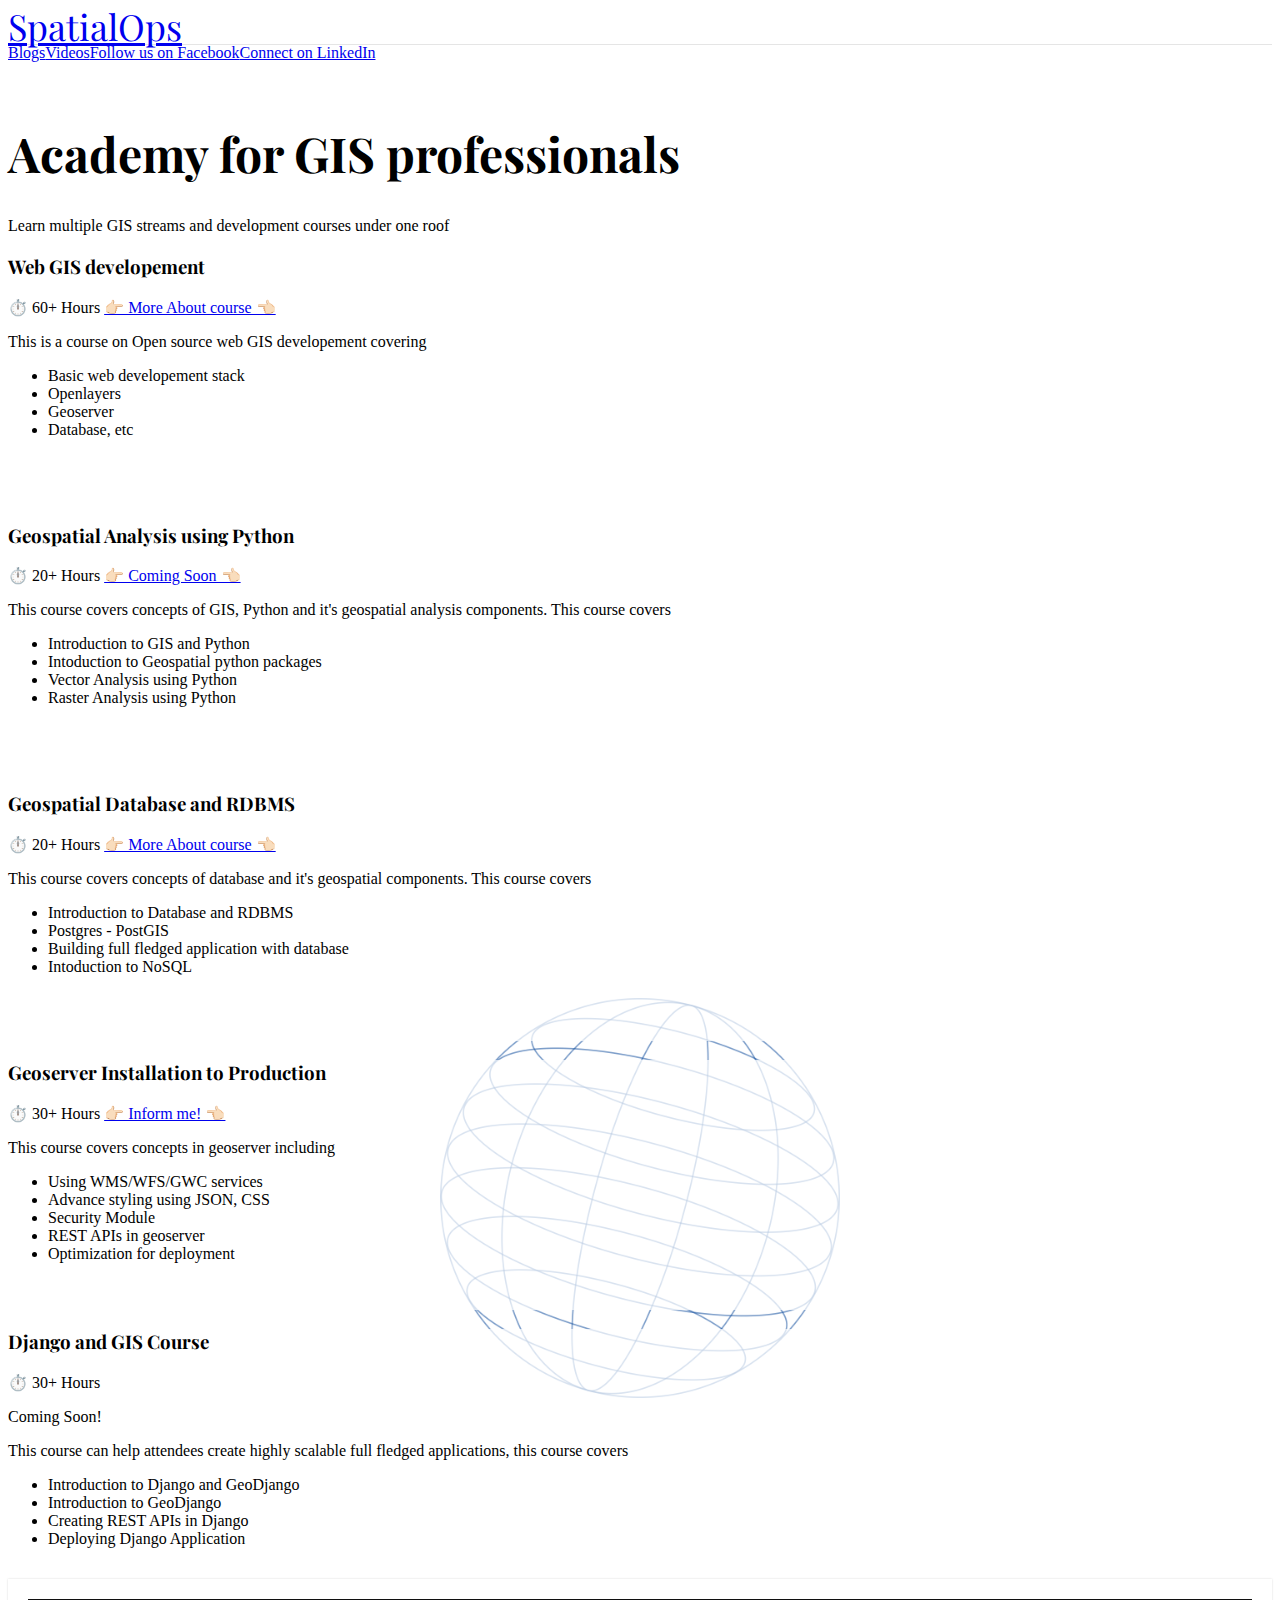
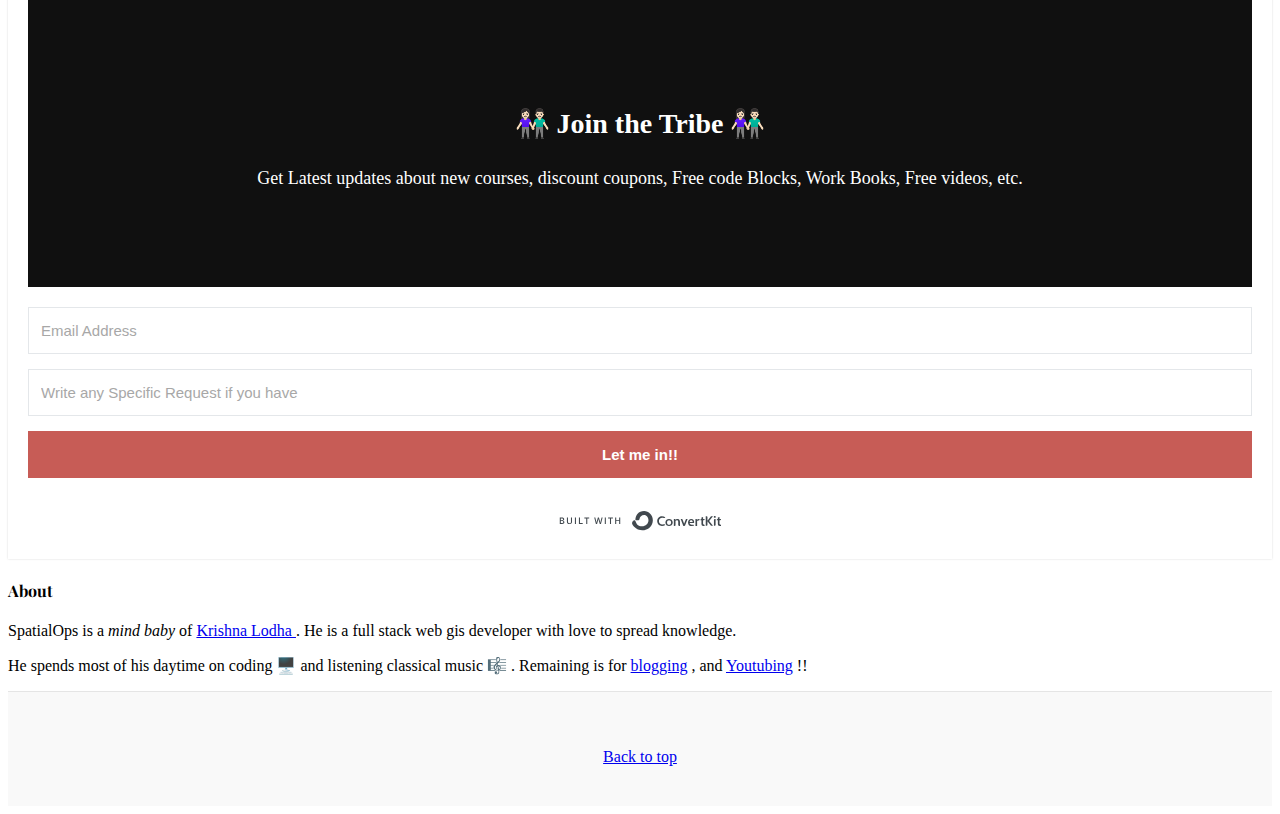
<file: index.html>
<!doctype html>
<html lang="en">
  <head>
    <meta charset="utf-8">
    <meta name="viewport" content="width=device-width, initial-scale=1">
    <meta name="description" content="">
    <meta name="author" content="Mark Otto, Jacob Thornton, and Bootstrap contributors">
    <meta name="generator" content="Hugo 0.79.0">
    <title>SpatialOps</title>

    <link rel="canonical" href="https://getbootstrap.com/docs/5.0/examples/blog/">

    

    <!-- Bootstrap core CSS -->
<link href="https://cdn.jsdelivr.net/npm/bootstrap@5.0.0-beta1/dist/css/bootstrap.min.css" rel="stylesheet" integrity="sha384-giJF6kkoqNQ00vy+HMDP7azOuL0xtbfIcaT9wjKHr8RbDVddVHyTfAAsrekwKmP1" crossorigin="anonymous">

    <!-- Favicons -->
<link rel="icon" href="/assets/images/icon.ico">
<meta name="theme-color" content="#7952b3">
      <script src="https://f.convertkit.com/ckjs/ck.5.js"></script>



    <style>
      .bd-placeholder-img {
        font-size: 1.125rem;
        text-anchor: middle;
        -webkit-user-select: none;
        -moz-user-select: none;
        user-select: none;
      }

      @media (min-width: 768px) {
        .bd-placeholder-img-lg {
          font-size: 3.5rem;
        }
      }
      .add-bg-img {
  background: url("../assets/images/symbol.png") no-repeat center center;
  position: relative;
 background-size: 400px;
      }

    </style>

    
    <!-- Custom styles for this template -->
    <link href="https://fonts.googleapis.com/css?family=Playfair&#43;Display:700,900&amp;display=swap" rel="stylesheet">
    <!-- Custom styles for this template -->
   <link href="assets/css/index-head.css" rel="stylesheet">
  </head>
  <body>
    
<div class="container">
  <header class="blog-header py-3">
    <div class="row flex-nowrap justify-content-between align-items-center">
     
      <div class="col-12 text-center">
        
        <a class="blog-header-logo text-dark" href="#">SpatialOps</a>
      </div>
   
    </div>
  </header>

  <div class="nav-scroller py-1 mb-2">
    <nav class="nav d-flex justify-content-between">
      <a class="p-2 link-secondary" href="https://krishnaglodha.medium.com" target="_blank">Blogs</a>
      <a class="p-2 link-secondary" href="https://www.youtube.com/channel/UC7IQzdf_jn3gkt_9K0TDQmg" target="_blank">Videos</a>
      <a class="p-2 link-secondary" href="https://www.facebook.com/spatialopsacademy/" target="_blank">Follow us on Facebook</a>
 <a class="p-2 link-secondary" href="https://www.linkedin.com/in/krishnaglodha" target="_blank"> Connect on LinkedIn</a>
        <!-- <a class="p-2 link-secondary" href="#">Repositories</a>
      <a class="p-2 link-secondary" href="#">Twitter</a> -->
      <!-- <a class="p-2 link-secondary" href="#">Technology</a>
      <a class="p-2 link-secondary" href="#">Design</a>
      <a class="p-2 link-secondary" href="#">Culture</a>
      <a class="p-2 link-secondary" href="#">Business</a>
      <a class="p-2 link-secondary" href="#">Politics</a>
      <a class="p-2 link-secondary" href="#">Opinion</a>
      <a class="p-2 link-secondary" href="#">Science</a>
      <a class="p-2 link-secondary" href="#">Health</a>
      <a class="p-2 link-secondary" href="#">Style</a>
      <a class="p-2 link-secondary" href="#">Travel</a> -->
    </nav>
  </div>
</div>

<main class="container  add-bg-img">
  <div class="p-4 p-md-5 mb-4 text-light rounded bg-dark">
    <div class="row">
    <div class="col-md-6 ">
      <h1 class="display-4 font-italic">Academy for GIS professionals</h1>
      <p class="lead my-3">Learn multiple GIS streams and development courses under one roof</p>
      <!-- <p class="lead mb-0"><a href="#" class="text-white fw-bold">Continue reading...</a></p> -->
    </div>
    <div class="col-md-6">

    </div>
    </div>
  </div>
  <!-- <div class="row mb-2 text-center">
      <h3>Current Courses</h3>
  </div> -->
 
  <div class="row mb-2">
    <div class="col-md-6">
      <div class="row g-0 border rounded overflow-hidden flex-md-row mb-4 shadow-sm h-md-250 card-bg position-relative">
        <div class="col p-4 d-flex flex-column position-static">
          <!-- <p class="d-inline-block mb-2 text-primary">Development</p> <p class="d-inline-block mb-2 text-info">Open source</p> -->
          <h3 class="mb-1">Web GIS developement</h3>
                    <div class="mb-1 text-muted">⏱️ 60+ Hours   <a href="ogd" target="blank" class="stretched-link text-right">👉🏻 More About course 👈🏻 </a></div>
          <p class="card-text mb-auto">This is a course on Open source web GIS developement covering </p>
          <ul>
              <li>Basic web developement stack</li>
              <li>Openlayers</li>
              <li>Geoserver</li>
              <li>Database, etc</li>
          </ul>
        </div>
        <div class="col-auto d-none d-lg-block">
        </div>
      </div>
    </div>
    <div class="col-md-6">
      <div class="row g-0 border rounded overflow-hidden flex-md-row mb-4 shadow-sm h-md-250 card-bg position-relative">
        <div class="col p-4 d-flex flex-column position-static">
          <!-- <strong class="d-inline-block mb-2 text-success">Geospatial Database</strong> -->
          <h3 class="mb-1">Geospatial Analysis using Python</h3>           
          <div class="mb-1 text-muted">⏱️ 20+ Hours   <a href="geopython" target="blank" class="stretched-link text-right">👉🏻 Coming Soon 👈🏻 </a>
</div>
          <p class="mb-auto">This course covers concepts of GIS, Python and it's geospatial analysis components. This course covers</p>
          <ul>
              <li>Introduction to GIS and Python</li>
              <li>Intoduction to Geospatial python packages</li>
              <li>Vector Analysis using Python</li>
              <li>Raster Analysis using Python</li>
          </ul>
        </div>
        <div class="col-auto d-none d-lg-block">
        </div>
      </div>
    </div>
    <div class="col-md-6">
      <div class="row g-0 border rounded overflow-hidden flex-md-row mb-4 shadow-sm h-md-250 card-bg position-relative">
        <div class="col p-4 d-flex flex-column position-static">
          <!-- <strong class="d-inline-block mb-2 text-success">Geospatial Database</strong> -->
          <h3 class="mb-1">Geospatial Database and RDBMS</h3>           
          <div class="mb-1 text-muted">⏱️ 20+ Hours   <a href="database" target="blank" class="stretched-link text-right">👉🏻 More About course 👈🏻 </a>
</div>
          <p class="mb-auto">This course covers concepts of database and it's geospatial components. This course covers</p>
          <ul>
              <li>Introduction to Database and RDBMS</li>
              <li>Postgres - PostGIS</li>
              <li>Building full fledged application with database</li>
              <li>Intoduction to NoSQL</li>
          </ul>
        </div>
        <div class="col-auto d-none d-lg-block">
        </div>
      </div>
    </div>
     <div class="col-md-6">
      <div class="row g-0 border rounded overflow-hidden flex-md-row mb-4 shadow-sm h-md-250 card-bg position-relative">
        <div class="col p-4 d-flex flex-column position-static">
          <!-- <strong class="d-inline-block mb-2 text-success">Geospatial Database</strong> -->
          <h3 class="mb-0">Geoserver Installation to Production</h3>
                    <div class="mb-1 text-muted">⏱️ 30+ Hours   
                        <a href="#" target="blank" class="stretched-link text-right">👉🏻 Inform me! 👈🏻 </a>
                    </div>
          <p class="mb-auto">This course covers  concepts in geoserver  including
              </p>
              <ul>
                  <li>Using WMS/WFS/GWC services</li>
                  <li>Advance styling using JSON, CSS</li>
                  <li>Security Module</li>
                  <li>REST APIs in geoserver</li>
                  <li>Optimization for deployment</li>
              </ul>
        </div>
        <div class="col-auto d-none d-lg-block">

        </div>
      </div>
    </div>
     <div class="col-md-6">
      <div class="row g-0 border rounded overflow-hidden flex-md-row mb-4 shadow-sm h-md-250 card-bg position-relative">
        <div class="col p-4 d-flex flex-column position-static">
          <!-- <strong class="d-inline-block mb-2 text-success">Geospatial Database</strong> -->
          <h3 class="mb-0">Django and GIS Course</h3>
                    <div class="mb-1 text-muted">⏱️ 30+ Hours   <!-- <a href="https://google.com" target="blank" class="stretched-link text-right">👉🏻 More About course 👈🏻 </a> -->
                        <p class="d-inline-block mb-2 text-danger">Coming Soon!</p>
                    </div>
          <p class="mb-auto">This course can help attendees create highly scalable full fledged applications, this course covers
              </p>
              <ul>
                  <li>Introduction to Django and GeoDjango</li>
                  <li>Introduction to GeoDjango</li>
                  <li>Creating REST APIs in Django</li>
                  <li>Deploying Django Application</li>

              </ul>
        </div>
        <div class="col-auto d-none d-lg-block">
          <!-- <svg class="bd-placeholder-img" width="200" height="250" xmlns="http://www.w3.org/2000/svg" role="img" aria-label="Placeholder: Thumbnail" preserveAspectRatio="xMidYMid slice" focusable="false"><title>Placeholder</title><rect width="100%" height="100%" fill="#55595c"/><text x="50%" y="50%" fill="#eceeef" dy=".3em">Thumbnail</text></svg> -->
            <!-- <img src="assets/images/course_banner.png"  width="250" height="250" alt="" srcset=""> -->

        </div>
      </div>
    </div>
    
  </div>
   <div class="row mb-2">
      <div class="">
      <form action="https://app.convertkit.com/forms/1906657/subscriptions" class="seva-form formkit-form col-12" method="post" data-sv-form="1906657" data-uid="29bc3a7761" data-format="inline" data-version="5" data-options="{&quot;settings&quot;:{&quot;after_subscribe&quot;:{&quot;action&quot;:&quot;message&quot;,&quot;success_message&quot;:&quot;Success! Now check your email to confirm your subscription.&quot;,&quot;redirect_url&quot;:&quot;&quot;},&quot;analytics&quot;:{&quot;google&quot;:null,&quot;facebook&quot;:null,&quot;segment&quot;:null,&quot;pinterest&quot;:null,&quot;sparkloop&quot;:null,&quot;googletagmanager&quot;:null},&quot;modal&quot;:{&quot;trigger&quot;:&quot;timer&quot;,&quot;scroll_percentage&quot;:null,&quot;timer&quot;:5,&quot;devices&quot;:&quot;all&quot;,&quot;show_once_every&quot;:15},&quot;powered_by&quot;:{&quot;show&quot;:true,&quot;url&quot;:&quot;https://convertkit.com?utm_source=dynamic&amp;utm_medium=referral&amp;utm_campaign=poweredby&amp;utm_content=form&quot;},&quot;recaptcha&quot;:{&quot;enabled&quot;:false},&quot;return_visitor&quot;:{&quot;action&quot;:&quot;show&quot;,&quot;custom_content&quot;:&quot;&quot;},&quot;slide_in&quot;:{&quot;display_in&quot;:&quot;bottom_right&quot;,&quot;trigger&quot;:&quot;timer&quot;,&quot;scroll_percentage&quot;:null,&quot;timer&quot;:5,&quot;devices&quot;:&quot;all&quot;,&quot;show_once_every&quot;:15},&quot;sticky_bar&quot;:{&quot;display_in&quot;:&quot;top&quot;,&quot;trigger&quot;:&quot;timer&quot;,&quot;scroll_percentage&quot;:null,&quot;timer&quot;:5,&quot;devices&quot;:&quot;all&quot;,&quot;show_once_every&quot;:15}},&quot;version&quot;:&quot;5&quot;}" min-width="400 500 600 700 800"><div class="formkit-container" data-style="full" style="background-color: rgb(255, 255, 255);"><div class="formkit-hero"><div class="formkit-hero-bg-color" style="background-color: rgb(16, 16, 16);"></div><div class="formkit-hero-bg-img" style="background-color: rgb(16, 16, 16); background-image: url(&quot;https://embed.filekitcdn.com/e/m24mr3mgVZ7rcPcpuUEsvA/a5mCfXPZsJu196WfUYA5PJ&quot;); opacity: 0.47;"></div><div class="formkit-header" data-element="header" style="color: rgb(255, 255, 255); font-size: 28px; font-weight: 700;"><p> 👫🏻 Join the Tribe 👫🏻</p></div><div class="formkit-content" data-element="content" style="color: rgb(255, 255, 255); font-size: 18px; font-weight: 400;"><p>Get Latest updates about new courses, discount coupons, Free code Blocks, Work Books, Free videos, etc.</p></div></div><div><ul class="formkit-alert formkit-alert-error" data-element="errors" data-group="alert"></ul><div data-element="fields" data-stacked="true" class="seva-fields formkit-fields"><div class="formkit-field"><input class="formkit-input" name="email_address" aria-label="Email Address" placeholder="Email Address" required="" type="email" style="color: rgb(146, 146, 146); border-color: rgb(228, 231, 234); border-radius: 0px; font-weight: 400;"></div><div class="formkit-field"><input class="formkit-input" aria-label="Write any Specific Request if you have" name="fields[speicifc_request]" placeholder="Write any Specific Request if you have" type="text" style="color: rgb(146, 146, 146); border-color: rgb(228, 231, 234); border-radius: 0px; font-weight: 400;"></div><button data-element="submit" class="formkit-submit formkit-submit" style="color: rgb(255, 255, 255); background-color: rgb(199, 92, 86); border-radius: 0px; font-weight: 700;"><div class="formkit-spinner"><div></div><div></div><div></div></div><span class="">Let me in!!</span></button></div><div class="formkit-powered-by-convertkit-container"><a href="https://convertkit.com?utm_source=dynamic&amp;utm_medium=referral&amp;utm_campaign=poweredby&amp;utm_content=form" data-element="powered-by" class="formkit-powered-by-convertkit" data-variant="dark" target="_blank" rel="noopener noreferrer">Built with ConvertKit</a></div></div></div><style>.formkit-form[data-uid="29bc3a7761"] *{box-sizing:border-box;}.formkit-form[data-uid="29bc3a7761"]{-webkit-font-smoothing:antialiased;-moz-osx-font-smoothing:grayscale;}.formkit-form[data-uid="29bc3a7761"] legend{border:none;font-size:inherit;margin-bottom:10px;padding:0;position:relative;display:table;}.formkit-form[data-uid="29bc3a7761"] fieldset{border:0;padding:0.01em 0 0 0;margin:0;min-width:0;}.formkit-form[data-uid="29bc3a7761"] body:not(:-moz-handler-blocked) fieldset{display:table-cell;}.formkit-form[data-uid="29bc3a7761"] h1,.formkit-form[data-uid="29bc3a7761"] h2,.formkit-form[data-uid="29bc3a7761"] h3,.formkit-form[data-uid="29bc3a7761"] h4,.formkit-form[data-uid="29bc3a7761"] h5,.formkit-form[data-uid="29bc3a7761"] h6{color:inherit;font-size:inherit;font-weight:inherit;}.formkit-form[data-uid="29bc3a7761"] p{color:inherit;font-size:inherit;font-weight:inherit;}.formkit-form[data-uid="29bc3a7761"] ol:not([template-default]),.formkit-form[data-uid="29bc3a7761"] ul:not([template-default]),.formkit-form[data-uid="29bc3a7761"] blockquote:not([template-default]){text-align:left;}.formkit-form[data-uid="29bc3a7761"] p:not([template-default]),.formkit-form[data-uid="29bc3a7761"] hr:not([template-default]),.formkit-form[data-uid="29bc3a7761"] blockquote:not([template-default]),.formkit-form[data-uid="29bc3a7761"] ol:not([template-default]),.formkit-form[data-uid="29bc3a7761"] ul:not([template-default]){color:inherit;font-style:initial;}.formkit-form[data-uid="29bc3a7761"] .ordered-list,.formkit-form[data-uid="29bc3a7761"] .unordered-list{list-style-position:outside !important;padding-left:1em;}.formkit-form[data-uid="29bc3a7761"] .list-item{padding-left:0;}.formkit-form[data-uid="29bc3a7761"][data-format="modal"]{display:none;}.formkit-form[data-uid="29bc3a7761"][data-format="slide in"]{display:none;}.formkit-form[data-uid="29bc3a7761"][data-format="sticky bar"]{display:none;}.formkit-sticky-bar .formkit-form[data-uid="29bc3a7761"][data-format="sticky bar"]{display:block;}.formkit-form[data-uid="29bc3a7761"] .formkit-input,.formkit-form[data-uid="29bc3a7761"] .formkit-select,.formkit-form[data-uid="29bc3a7761"] .formkit-checkboxes{width:100%;}.formkit-form[data-uid="29bc3a7761"] .formkit-button,.formkit-form[data-uid="29bc3a7761"] .formkit-submit{border:0;border-radius:5px;color:#ffffff;cursor:pointer;display:inline-block;text-align:center;font-size:15px;font-weight:500;cursor:pointer;margin-bottom:15px;overflow:hidden;padding:0;position:relative;vertical-align:middle;}.formkit-form[data-uid="29bc3a7761"] .formkit-button:hover,.formkit-form[data-uid="29bc3a7761"] .formkit-submit:hover,.formkit-form[data-uid="29bc3a7761"] .formkit-button:focus,.formkit-form[data-uid="29bc3a7761"] .formkit-submit:focus{outline:none;}.formkit-form[data-uid="29bc3a7761"] .formkit-button:hover > span,.formkit-form[data-uid="29bc3a7761"] .formkit-submit:hover > span,.formkit-form[data-uid="29bc3a7761"] .formkit-button:focus > span,.formkit-form[data-uid="29bc3a7761"] .formkit-submit:focus > span{background-color:rgba(0,0,0,0.1);}.formkit-form[data-uid="29bc3a7761"] .formkit-button > span,.formkit-form[data-uid="29bc3a7761"] .formkit-submit > span{display:block;-webkit-transition:all 300ms ease-in-out;transition:all 300ms ease-in-out;padding:12px 24px;}.formkit-form[data-uid="29bc3a7761"] .formkit-input{background:#ffffff;font-size:15px;padding:12px;border:1px solid #e3e3e3;-webkit-flex:1 0 auto;-ms-flex:1 0 auto;flex:1 0 auto;line-height:1.4;margin:0;-webkit-transition:border-color ease-out 300ms;transition:border-color ease-out 300ms;}.formkit-form[data-uid="29bc3a7761"] .formkit-input:focus{outline:none;border-color:#1677be;-webkit-transition:border-color ease 300ms;transition:border-color ease 300ms;}.formkit-form[data-uid="29bc3a7761"] .formkit-input::-webkit-input-placeholder{color:inherit;opacity:0.8;}.formkit-form[data-uid="29bc3a7761"] .formkit-input::-moz-placeholder{color:inherit;opacity:0.8;}.formkit-form[data-uid="29bc3a7761"] .formkit-input:-ms-input-placeholder{color:inherit;opacity:0.8;}.formkit-form[data-uid="29bc3a7761"] .formkit-input::placeholder{color:inherit;opacity:0.8;}.formkit-form[data-uid="29bc3a7761"] [data-group="dropdown"]{position:relative;display:inline-block;width:100%;}.formkit-form[data-uid="29bc3a7761"] [data-group="dropdown"]::before{content:"";top:calc(50% - 2.5px);right:10px;position:absolute;pointer-events:none;border-color:#4f4f4f transparent transparent transparent;border-style:solid;border-width:6px 6px 0 6px;height:0;width:0;z-index:999;}.formkit-form[data-uid="29bc3a7761"] [data-group="dropdown"] select{height:auto;width:100%;cursor:pointer;color:#333333;line-height:1.4;margin-bottom:0;padding:0 6px;-webkit-appearance:none;-moz-appearance:none;appearance:none;font-size:15px;padding:12px;padding-right:25px;border:1px solid #e3e3e3;background:#ffffff;}.formkit-form[data-uid="29bc3a7761"] [data-group="dropdown"] select:focus{outline:none;}.formkit-form[data-uid="29bc3a7761"] [data-group="checkboxes"]{text-align:left;margin:0;}.formkit-form[data-uid="29bc3a7761"] [data-group="checkboxes"] [data-group="checkbox"]{margin-bottom:10px;}.formkit-form[data-uid="29bc3a7761"] [data-group="checkboxes"] [data-group="checkbox"] *{cursor:pointer;}.formkit-form[data-uid="29bc3a7761"] [data-group="checkboxes"] [data-group="checkbox"]:last-of-type{margin-bottom:0;}.formkit-form[data-uid="29bc3a7761"] [data-group="checkboxes"] [data-group="checkbox"] input[type="checkbox"]{display:none;}.formkit-form[data-uid="29bc3a7761"] [data-group="checkboxes"] [data-group="checkbox"] input[type="checkbox"] + label::after{content:none;}.formkit-form[data-uid="29bc3a7761"] [data-group="checkboxes"] [data-group="checkbox"] input[type="checkbox"]:checked + label::after{border-color:#ffffff;content:"";}.formkit-form[data-uid="29bc3a7761"] [data-group="checkboxes"] [data-group="checkbox"] input[type="checkbox"]:checked + label::before{background:#10bf7a;border-color:#10bf7a;}.formkit-form[data-uid="29bc3a7761"] [data-group="checkboxes"] [data-group="checkbox"] label{position:relative;display:inline-block;padding-left:28px;}.formkit-form[data-uid="29bc3a7761"] [data-group="checkboxes"] [data-group="checkbox"] label::before,.formkit-form[data-uid="29bc3a7761"] [data-group="checkboxes"] [data-group="checkbox"] label::after{position:absolute;content:"";display:inline-block;}.formkit-form[data-uid="29bc3a7761"] [data-group="checkboxes"] [data-group="checkbox"] label::before{height:16px;width:16px;border:1px solid #e3e3e3;background:#ffffff;left:0px;top:3px;}.formkit-form[data-uid="29bc3a7761"] [data-group="checkboxes"] [data-group="checkbox"] label::after{height:4px;width:8px;border-left:2px solid #4d4d4d;border-bottom:2px solid #4d4d4d;-webkit-transform:rotate(-45deg);-ms-transform:rotate(-45deg);transform:rotate(-45deg);left:4px;top:8px;}.formkit-form[data-uid="29bc3a7761"] .formkit-alert{background:#f9fafb;border:1px solid #e3e3e3;border-radius:5px;-webkit-flex:1 0 auto;-ms-flex:1 0 auto;flex:1 0 auto;list-style:none;margin:25px auto;padding:12px;text-align:center;width:100%;}.formkit-form[data-uid="29bc3a7761"] .formkit-alert:empty{display:none;}.formkit-form[data-uid="29bc3a7761"] .formkit-alert-success{background:#d3fbeb;border-color:#10bf7a;color:#0c905c;}.formkit-form[data-uid="29bc3a7761"] .formkit-alert-error{background:#fde8e2;border-color:#f2643b;color:#ea4110;}.formkit-form[data-uid="29bc3a7761"] .formkit-spinner{display:-webkit-box;display:-webkit-flex;display:-ms-flexbox;display:flex;height:0px;width:0px;margin:0 auto;position:absolute;top:0;left:0;right:0;width:0px;overflow:hidden;text-align:center;-webkit-transition:all 300ms ease-in-out;transition:all 300ms ease-in-out;}.formkit-form[data-uid="29bc3a7761"] .formkit-spinner > div{margin:auto;width:12px;height:12px;background-color:#fff;opacity:0.3;border-radius:100%;display:inline-block;-webkit-animation:formkit-bouncedelay-formkit-form-data-uid-29bc3a7761- 1.4s infinite ease-in-out both;animation:formkit-bouncedelay-formkit-form-data-uid-29bc3a7761- 1.4s infinite ease-in-out both;}.formkit-form[data-uid="29bc3a7761"] .formkit-spinner > div:nth-child(1){-webkit-animation-delay:-0.32s;animation-delay:-0.32s;}.formkit-form[data-uid="29bc3a7761"] .formkit-spinner > div:nth-child(2){-webkit-animation-delay:-0.16s;animation-delay:-0.16s;}.formkit-form[data-uid="29bc3a7761"] .formkit-submit[data-active] .formkit-spinner{opacity:1;height:100%;width:50px;}.formkit-form[data-uid="29bc3a7761"] .formkit-submit[data-active] .formkit-spinner ~ span{opacity:0;}.formkit-form[data-uid="29bc3a7761"] .formkit-powered-by[data-active="false"]{opacity:0.35;}.formkit-form[data-uid="29bc3a7761"] .formkit-powered-by-convertkit-container{display:-webkit-box;display:-webkit-flex;display:-ms-flexbox;display:flex;width:100%;z-index:5;margin:10px 0;position:relative;}.formkit-form[data-uid="29bc3a7761"] .formkit-powered-by-convertkit-container[data-active="false"]{opacity:0.35;}.formkit-form[data-uid="29bc3a7761"] .formkit-powered-by-convertkit{-webkit-align-items:center;-webkit-box-align:center;-ms-flex-align:center;align-items:center;background-color:#ffffff;border:1px solid #dce1e5;border-radius:4px;color:#373f45;cursor:pointer;display:block;height:36px;margin:0 auto;opacity:0.95;padding:0;-webkit-text-decoration:none;text-decoration:none;text-indent:100%;-webkit-transition:ease-in-out all 200ms;transition:ease-in-out all 200ms;white-space:nowrap;overflow:hidden;-webkit-user-select:none;-moz-user-select:none;-ms-user-select:none;user-select:none;width:190px;background-repeat:no-repeat;background-position:center;background-image:url("data:image/svg+xml;charset=utf8,%3Csvg width='162' height='20' viewBox='0 0 162 20' fill='none' xmlns='http://www.w3.org/2000/svg'%3E%3Cpath d='M83.0561 15.2457C86.675 15.2457 89.4722 12.5154 89.4722 9.14749C89.4722 5.99211 86.8443 4.06563 85.1038 4.06563C82.6801 4.06563 80.7373 5.76407 80.4605 8.28551C80.4092 8.75244 80.0387 9.14403 79.5686 9.14069C78.7871 9.13509 77.6507 9.12841 76.9314 9.13092C76.6217 9.13199 76.3658 8.88106 76.381 8.57196C76.4895 6.38513 77.2218 4.3404 78.618 2.76974C80.1695 1.02445 82.4289 0 85.1038 0C89.5979 0 93.8406 4.07791 93.8406 9.14749C93.8406 14.7608 89.1832 19.3113 83.1517 19.3113C78.8502 19.3113 74.5179 16.5041 73.0053 12.5795C72.9999 12.565 72.9986 12.5492 73.0015 12.534C73.0218 12.4179 73.0617 12.3118 73.1011 12.2074C73.1583 12.0555 73.2143 11.907 73.2062 11.7359L73.18 11.1892C73.174 11.0569 73.2075 10.9258 73.2764 10.8127C73.3452 10.6995 73.4463 10.6094 73.5666 10.554L73.7852 10.4523C73.9077 10.3957 74.0148 10.3105 74.0976 10.204C74.1803 10.0974 74.2363 9.97252 74.2608 9.83983C74.3341 9.43894 74.6865 9.14749 75.0979 9.14749C75.7404 9.14749 76.299 9.57412 76.5088 10.1806C77.5188 13.1 79.1245 15.2457 83.0561 15.2457Z' fill='%23373F45'/%3E%3Cpath d='M155.758 6.91365C155.028 6.91365 154.804 6.47916 154.804 5.98857C154.804 5.46997 154.986 5.06348 155.758 5.06348C156.53 5.06348 156.712 5.46997 156.712 5.98857C156.712 6.47905 156.516 6.91365 155.758 6.91365ZM142.441 12.9304V9.32833L141.415 9.32323V8.90392C141.415 8.44719 141.786 8.07758 142.244 8.07986L142.441 8.08095V6.55306L144.082 6.09057V8.08073H145.569V8.50416C145.569 8.61242 145.548 8.71961 145.506 8.81961C145.465 8.91961 145.404 9.01047 145.328 9.08699C145.251 9.16351 145.16 9.2242 145.06 9.26559C144.96 9.30698 144.853 9.32826 144.745 9.32822H144.082V12.7201C144.082 13.2423 144.378 13.4256 144.76 13.4887C145.209 13.5629 145.583 13.888 145.583 14.343V14.9626C144.029 14.9626 142.441 14.8942 142.441 12.9304Z' fill='%23373F45'/%3E%3Cpath d='M110.058 7.92554C108.417 7.88344 106.396 8.92062 106.396 11.5137C106.396 14.0646 108.417 15.0738 110.058 15.0318C111.742 15.0738 113.748 14.0646 113.748 11.5137C113.748 8.92062 111.742 7.88344 110.058 7.92554ZM110.07 13.7586C108.878 13.7586 108.032 12.8905 108.032 11.461C108.032 10.1013 108.878 9.20569 110.071 9.20569C111.263 9.20569 112.101 10.0995 112.101 11.459C112.101 12.8887 111.263 13.7586 110.07 13.7586Z' fill='%23373F45'/%3E%3Cpath d='M118.06 7.94098C119.491 7.94098 120.978 8.33337 120.978 11.1366V14.893H120.063C119.608 14.893 119.238 14.524 119.238 14.0689V10.9965C119.238 9.66506 118.747 9.16047 117.891 9.16047C117.414 9.16047 116.797 9.52486 116.502 9.81915V14.069C116.502 14.1773 116.481 14.2845 116.44 14.3845C116.398 14.4845 116.337 14.5753 116.261 14.6519C116.184 14.7284 116.093 14.7891 115.993 14.8305C115.893 14.8719 115.786 14.8931 115.678 14.8931H114.847V8.10918H115.773C115.932 8.10914 116.087 8.16315 116.212 8.26242C116.337 8.36168 116.424 8.50033 116.46 8.65577C116.881 8.19328 117.428 7.94098 118.06 7.94098ZM122.854 8.09713C123.024 8.09708 123.19 8.1496 123.329 8.2475C123.468 8.34541 123.574 8.48391 123.631 8.64405L125.133 12.8486L126.635 8.64415C126.692 8.48402 126.798 8.34551 126.937 8.2476C127.076 8.1497 127.242 8.09718 127.412 8.09724H128.598L126.152 14.3567C126.091 14.5112 125.986 14.6439 125.849 14.7374C125.711 14.831 125.549 14.881 125.383 14.8809H124.333L121.668 8.09713H122.854Z' fill='%23373F45'/%3E%3Cpath d='M135.085 14.5514C134.566 14.7616 133.513 15.0416 132.418 15.0416C130.496 15.0416 129.024 13.9345 129.024 11.4396C129.024 9.19701 130.451 7.99792 132.191 7.99792C134.338 7.99792 135.254 9.4378 135.158 11.3979C135.139 11.8029 134.786 12.0983 134.38 12.0983H130.679C130.763 13.1916 131.562 13.7662 132.615 13.7662C133.028 13.7662 133.462 13.7452 133.983 13.6481C134.535 13.545 135.085 13.9375 135.085 14.4985V14.5514ZM133.673 10.949C133.785 9.87621 133.061 9.28752 132.191 9.28752C131.321 9.28752 130.734 9.93979 130.679 10.9489L133.673 10.949Z' fill='%23373F45'/%3E%3Cpath d='M137.345 8.11122C137.497 8.11118 137.645 8.16229 137.765 8.25635C137.884 8.35041 137.969 8.48197 138.005 8.62993C138.566 8.20932 139.268 7.94303 139.759 7.94303C139.801 7.94303 140.068 7.94303 140.489 7.99913V8.7265C140.489 9.11748 140.15 9.4147 139.759 9.4147C139.31 9.4147 138.651 9.5829 138.131 9.8773V14.8951H136.462V8.11112L137.345 8.11122ZM156.6 14.0508V8.09104H155.769C155.314 8.09104 154.944 8.45999 154.944 8.9151V14.8748H155.775C156.23 14.8748 156.6 14.5058 156.6 14.0508ZM158.857 12.9447V9.34254H157.749V8.91912C157.749 8.46401 158.118 8.09506 158.574 8.09506H158.857V6.56739L160.499 6.10479V8.09506H161.986V8.51848C161.986 8.97359 161.617 9.34254 161.161 9.34254H160.499V12.7345C160.499 13.2566 160.795 13.44 161.177 13.503C161.626 13.5774 162 13.9024 162 14.3574V14.977C160.446 14.977 158.857 14.9086 158.857 12.9447ZM98.1929 10.1124C98.2033 6.94046 100.598 5.16809 102.895 5.16809C104.171 5.16809 105.342 5.44285 106.304 6.12953L105.914 6.6631C105.654 7.02011 105.16 7.16194 104.749 6.99949C104.169 6.7702 103.622 6.7218 103.215 6.7218C101.335 6.7218 99.9169 7.92849 99.9068 10.1123C99.9169 12.2959 101.335 13.5201 103.215 13.5201C103.622 13.5201 104.169 13.4717 104.749 13.2424C105.16 13.0799 105.654 13.2046 105.914 13.5615L106.304 14.0952C105.342 14.7819 104.171 15.0566 102.895 15.0566C100.598 15.0566 98.2033 13.2842 98.1929 10.1124ZM147.619 5.21768C148.074 5.21768 148.444 5.58663 148.444 6.04174V9.81968L151.82 5.58131C151.897 5.47733 151.997 5.39282 152.112 5.3346C152.227 5.27638 152.355 5.24607 152.484 5.24611H153.984L150.166 10.0615L153.984 14.8749H152.484C152.355 14.8749 152.227 14.8446 152.112 14.7864C151.997 14.7281 151.897 14.6436 151.82 14.5397L148.444 10.3025V14.0508C148.444 14.5059 148.074 14.8749 147.619 14.8749H146.746V5.21768H147.619Z' fill='%23373F45'/%3E%3Cpath d='M0.773438 6.5752H2.68066C3.56543 6.5752 4.2041 6.7041 4.59668 6.96191C4.99219 7.21973 5.18994 7.62695 5.18994 8.18359C5.18994 8.55859 5.09326 8.87061 4.8999 9.11963C4.70654 9.36865 4.42822 9.52539 4.06494 9.58984V9.63379C4.51611 9.71875 4.84717 9.88721 5.05811 10.1392C5.27197 10.3882 5.37891 10.7266 5.37891 11.1543C5.37891 11.7314 5.17676 12.1841 4.77246 12.5122C4.37109 12.8374 3.81152 13 3.09375 13H0.773438V6.5752ZM1.82373 9.22949H2.83447C3.27393 9.22949 3.59473 9.16064 3.79688 9.02295C3.99902 8.88232 4.1001 8.64502 4.1001 8.31104C4.1001 8.00928 3.99023 7.79102 3.77051 7.65625C3.55371 7.52148 3.20801 7.4541 2.7334 7.4541H1.82373V9.22949ZM1.82373 10.082V12.1167H2.93994C3.37939 12.1167 3.71045 12.0332 3.93311 11.8662C4.15869 11.6963 4.27148 11.4297 4.27148 11.0664C4.27148 10.7324 4.15723 10.4849 3.92871 10.3237C3.7002 10.1626 3.35303 10.082 2.88721 10.082H1.82373Z' fill='%23373F45'/%3E%3Cpath d='M13.011 6.5752V10.7324C13.011 11.207 12.9084 11.623 12.7034 11.9805C12.5012 12.335 12.2068 12.6089 11.8201 12.8022C11.4363 12.9927 10.9763 13.0879 10.4402 13.0879C9.6433 13.0879 9.02368 12.877 8.5813 12.4551C8.13892 12.0332 7.91772 11.4531 7.91772 10.7148V6.5752H8.9724V10.6401C8.9724 11.1704 9.09546 11.5615 9.34155 11.8135C9.58765 12.0654 9.96557 12.1914 10.4753 12.1914C11.4656 12.1914 11.9607 11.6714 11.9607 10.6313V6.5752H13.011Z' fill='%23373F45'/%3E%3Cpath d='M15.9146 13V6.5752H16.9649V13H15.9146Z' fill='%23373F45'/%3E%3Cpath d='M19.9255 13V6.5752H20.9758V12.0991H23.696V13H19.9255Z' fill='%23373F45'/%3E%3Cpath d='M28.2828 13H27.2325V7.47607H25.3428V6.5752H30.1724V7.47607H28.2828V13Z' fill='%23373F45'/%3E%3Cpath d='M41.9472 13H40.8046L39.7148 9.16796C39.6679 9.00097 39.6093 8.76074 39.539 8.44727C39.4687 8.13086 39.4262 7.91113 39.4116 7.78809C39.3823 7.97559 39.3339 8.21875 39.2665 8.51758C39.2021 8.81641 39.1479 9.03905 39.1039 9.18554L38.0405 13H36.8979L36.0673 9.7832L35.2236 6.5752H36.2958L37.2143 10.3193C37.3578 10.9199 37.4604 11.4502 37.5219 11.9102C37.5541 11.6611 37.6025 11.3828 37.6669 11.0752C37.7314 10.7676 37.79 10.5186 37.8427 10.3281L38.8886 6.5752H39.9301L41.0024 10.3457C41.1049 10.6943 41.2133 11.2158 41.3276 11.9102C41.3715 11.4912 41.477 10.958 41.644 10.3105L42.558 6.5752H43.6215L41.9472 13Z' fill='%23373F45'/%3E%3Cpath d='M45.7957 13V6.5752H46.846V13H45.7957Z' fill='%23373F45'/%3E%3Cpath d='M52.0258 13H50.9755V7.47607H49.0859V6.5752H53.9155V7.47607H52.0258V13Z' fill='%23373F45'/%3E%3Cpath d='M61.2312 13H60.1765V10.104H57.2146V13H56.1643V6.5752H57.2146V9.20312H60.1765V6.5752H61.2312V13Z' fill='%23373F45'/%3E%3C/svg%3E");}.formkit-form[data-uid="29bc3a7761"] .formkit-powered-by-convertkit:hover,.formkit-form[data-uid="29bc3a7761"] .formkit-powered-by-convertkit:focus{background-color:#ffffff;-webkit-transform:scale(1.025) perspective(1px);-ms-transform:scale(1.025) perspective(1px);transform:scale(1.025) perspective(1px);opacity:1;}.formkit-form[data-uid="29bc3a7761"] .formkit-powered-by-convertkit[data-variant="dark"],.formkit-form[data-uid="29bc3a7761"] .formkit-powered-by-convertkit[data-variant="light"]{background-color:transparent;border-color:transparent;width:166px;}.formkit-form[data-uid="29bc3a7761"] .formkit-powered-by-convertkit[data-variant="light"]{color:#ffffff;background-image:url("data:image/svg+xml;charset=utf8,%3Csvg width='162' height='20' viewBox='0 0 162 20' fill='none' xmlns='http://www.w3.org/2000/svg'%3E%3Cpath d='M83.0561 15.2457C86.675 15.2457 89.4722 12.5154 89.4722 9.14749C89.4722 5.99211 86.8443 4.06563 85.1038 4.06563C82.6801 4.06563 80.7373 5.76407 80.4605 8.28551C80.4092 8.75244 80.0387 9.14403 79.5686 9.14069C78.7871 9.13509 77.6507 9.12841 76.9314 9.13092C76.6217 9.13199 76.3658 8.88106 76.381 8.57196C76.4895 6.38513 77.2218 4.3404 78.618 2.76974C80.1695 1.02445 82.4289 0 85.1038 0C89.5979 0 93.8406 4.07791 93.8406 9.14749C93.8406 14.7608 89.1832 19.3113 83.1517 19.3113C78.8502 19.3113 74.5179 16.5041 73.0053 12.5795C72.9999 12.565 72.9986 12.5492 73.0015 12.534C73.0218 12.4179 73.0617 12.3118 73.1011 12.2074C73.1583 12.0555 73.2143 11.907 73.2062 11.7359L73.18 11.1892C73.174 11.0569 73.2075 10.9258 73.2764 10.8127C73.3452 10.6995 73.4463 10.6094 73.5666 10.554L73.7852 10.4523C73.9077 10.3957 74.0148 10.3105 74.0976 10.204C74.1803 10.0974 74.2363 9.97252 74.2608 9.83983C74.3341 9.43894 74.6865 9.14749 75.0979 9.14749C75.7404 9.14749 76.299 9.57412 76.5088 10.1806C77.5188 13.1 79.1245 15.2457 83.0561 15.2457Z' fill='white'/%3E%3Cpath d='M155.758 6.91365C155.028 6.91365 154.804 6.47916 154.804 5.98857C154.804 5.46997 154.986 5.06348 155.758 5.06348C156.53 5.06348 156.712 5.46997 156.712 5.98857C156.712 6.47905 156.516 6.91365 155.758 6.91365ZM142.441 12.9304V9.32833L141.415 9.32323V8.90392C141.415 8.44719 141.786 8.07758 142.244 8.07986L142.441 8.08095V6.55306L144.082 6.09057V8.08073H145.569V8.50416C145.569 8.61242 145.548 8.71961 145.506 8.81961C145.465 8.91961 145.404 9.01047 145.328 9.08699C145.251 9.16351 145.16 9.2242 145.06 9.26559C144.96 9.30698 144.853 9.32826 144.745 9.32822H144.082V12.7201C144.082 13.2423 144.378 13.4256 144.76 13.4887C145.209 13.5629 145.583 13.888 145.583 14.343V14.9626C144.029 14.9626 142.441 14.8942 142.441 12.9304Z' fill='white'/%3E%3Cpath d='M110.058 7.92554C108.417 7.88344 106.396 8.92062 106.396 11.5137C106.396 14.0646 108.417 15.0738 110.058 15.0318C111.742 15.0738 113.748 14.0646 113.748 11.5137C113.748 8.92062 111.742 7.88344 110.058 7.92554ZM110.07 13.7586C108.878 13.7586 108.032 12.8905 108.032 11.461C108.032 10.1013 108.878 9.20569 110.071 9.20569C111.263 9.20569 112.101 10.0995 112.101 11.459C112.101 12.8887 111.263 13.7586 110.07 13.7586Z' fill='white'/%3E%3Cpath d='M118.06 7.94098C119.491 7.94098 120.978 8.33337 120.978 11.1366V14.893H120.063C119.608 14.893 119.238 14.524 119.238 14.0689V10.9965C119.238 9.66506 118.747 9.16047 117.891 9.16047C117.414 9.16047 116.797 9.52486 116.502 9.81915V14.069C116.502 14.1773 116.481 14.2845 116.44 14.3845C116.398 14.4845 116.337 14.5753 116.261 14.6519C116.184 14.7284 116.093 14.7891 115.993 14.8305C115.893 14.8719 115.786 14.8931 115.678 14.8931H114.847V8.10918H115.773C115.932 8.10914 116.087 8.16315 116.212 8.26242C116.337 8.36168 116.424 8.50033 116.46 8.65577C116.881 8.19328 117.428 7.94098 118.06 7.94098ZM122.854 8.09713C123.024 8.09708 123.19 8.1496 123.329 8.2475C123.468 8.34541 123.574 8.48391 123.631 8.64405L125.133 12.8486L126.635 8.64415C126.692 8.48402 126.798 8.34551 126.937 8.2476C127.076 8.1497 127.242 8.09718 127.412 8.09724H128.598L126.152 14.3567C126.091 14.5112 125.986 14.6439 125.849 14.7374C125.711 14.831 125.549 14.881 125.383 14.8809H124.333L121.668 8.09713H122.854Z' fill='white'/%3E%3Cpath d='M135.085 14.5514C134.566 14.7616 133.513 15.0416 132.418 15.0416C130.496 15.0416 129.024 13.9345 129.024 11.4396C129.024 9.19701 130.451 7.99792 132.191 7.99792C134.338 7.99792 135.254 9.4378 135.158 11.3979C135.139 11.8029 134.786 12.0983 134.38 12.0983H130.679C130.763 13.1916 131.562 13.7662 132.615 13.7662C133.028 13.7662 133.462 13.7452 133.983 13.6481C134.535 13.545 135.085 13.9375 135.085 14.4985V14.5514ZM133.673 10.949C133.785 9.87621 133.061 9.28752 132.191 9.28752C131.321 9.28752 130.734 9.93979 130.679 10.9489L133.673 10.949Z' fill='white'/%3E%3Cpath d='M137.345 8.11122C137.497 8.11118 137.645 8.16229 137.765 8.25635C137.884 8.35041 137.969 8.48197 138.005 8.62993C138.566 8.20932 139.268 7.94303 139.759 7.94303C139.801 7.94303 140.068 7.94303 140.489 7.99913V8.7265C140.489 9.11748 140.15 9.4147 139.759 9.4147C139.31 9.4147 138.651 9.5829 138.131 9.8773V14.8951H136.462V8.11112L137.345 8.11122ZM156.6 14.0508V8.09104H155.769C155.314 8.09104 154.944 8.45999 154.944 8.9151V14.8748H155.775C156.23 14.8748 156.6 14.5058 156.6 14.0508ZM158.857 12.9447V9.34254H157.749V8.91912C157.749 8.46401 158.118 8.09506 158.574 8.09506H158.857V6.56739L160.499 6.10479V8.09506H161.986V8.51848C161.986 8.97359 161.617 9.34254 161.161 9.34254H160.499V12.7345C160.499 13.2566 160.795 13.44 161.177 13.503C161.626 13.5774 162 13.9024 162 14.3574V14.977C160.446 14.977 158.857 14.9086 158.857 12.9447ZM98.1929 10.1124C98.2033 6.94046 100.598 5.16809 102.895 5.16809C104.171 5.16809 105.342 5.44285 106.304 6.12953L105.914 6.6631C105.654 7.02011 105.16 7.16194 104.749 6.99949C104.169 6.7702 103.622 6.7218 103.215 6.7218C101.335 6.7218 99.9169 7.92849 99.9068 10.1123C99.9169 12.2959 101.335 13.5201 103.215 13.5201C103.622 13.5201 104.169 13.4717 104.749 13.2424C105.16 13.0799 105.654 13.2046 105.914 13.5615L106.304 14.0952C105.342 14.7819 104.171 15.0566 102.895 15.0566C100.598 15.0566 98.2033 13.2842 98.1929 10.1124ZM147.619 5.21768C148.074 5.21768 148.444 5.58663 148.444 6.04174V9.81968L151.82 5.58131C151.897 5.47733 151.997 5.39282 152.112 5.3346C152.227 5.27638 152.355 5.24607 152.484 5.24611H153.984L150.166 10.0615L153.984 14.8749H152.484C152.355 14.8749 152.227 14.8446 152.112 14.7864C151.997 14.7281 151.897 14.6436 151.82 14.5397L148.444 10.3025V14.0508C148.444 14.5059 148.074 14.8749 147.619 14.8749H146.746V5.21768H147.619Z' fill='white'/%3E%3Cpath d='M0.773438 6.5752H2.68066C3.56543 6.5752 4.2041 6.7041 4.59668 6.96191C4.99219 7.21973 5.18994 7.62695 5.18994 8.18359C5.18994 8.55859 5.09326 8.87061 4.8999 9.11963C4.70654 9.36865 4.42822 9.52539 4.06494 9.58984V9.63379C4.51611 9.71875 4.84717 9.88721 5.05811 10.1392C5.27197 10.3882 5.37891 10.7266 5.37891 11.1543C5.37891 11.7314 5.17676 12.1841 4.77246 12.5122C4.37109 12.8374 3.81152 13 3.09375 13H0.773438V6.5752ZM1.82373 9.22949H2.83447C3.27393 9.22949 3.59473 9.16064 3.79688 9.02295C3.99902 8.88232 4.1001 8.64502 4.1001 8.31104C4.1001 8.00928 3.99023 7.79102 3.77051 7.65625C3.55371 7.52148 3.20801 7.4541 2.7334 7.4541H1.82373V9.22949ZM1.82373 10.082V12.1167H2.93994C3.37939 12.1167 3.71045 12.0332 3.93311 11.8662C4.15869 11.6963 4.27148 11.4297 4.27148 11.0664C4.27148 10.7324 4.15723 10.4849 3.92871 10.3237C3.7002 10.1626 3.35303 10.082 2.88721 10.082H1.82373Z' fill='white'/%3E%3Cpath d='M13.011 6.5752V10.7324C13.011 11.207 12.9084 11.623 12.7034 11.9805C12.5012 12.335 12.2068 12.6089 11.8201 12.8022C11.4363 12.9927 10.9763 13.0879 10.4402 13.0879C9.6433 13.0879 9.02368 12.877 8.5813 12.4551C8.13892 12.0332 7.91772 11.4531 7.91772 10.7148V6.5752H8.9724V10.6401C8.9724 11.1704 9.09546 11.5615 9.34155 11.8135C9.58765 12.0654 9.96557 12.1914 10.4753 12.1914C11.4656 12.1914 11.9607 11.6714 11.9607 10.6313V6.5752H13.011Z' fill='white'/%3E%3Cpath d='M15.9146 13V6.5752H16.9649V13H15.9146Z' fill='white'/%3E%3Cpath d='M19.9255 13V6.5752H20.9758V12.0991H23.696V13H19.9255Z' fill='white'/%3E%3Cpath d='M28.2828 13H27.2325V7.47607H25.3428V6.5752H30.1724V7.47607H28.2828V13Z' fill='white'/%3E%3Cpath d='M41.9472 13H40.8046L39.7148 9.16796C39.6679 9.00097 39.6093 8.76074 39.539 8.44727C39.4687 8.13086 39.4262 7.91113 39.4116 7.78809C39.3823 7.97559 39.3339 8.21875 39.2665 8.51758C39.2021 8.81641 39.1479 9.03905 39.1039 9.18554L38.0405 13H36.8979L36.0673 9.7832L35.2236 6.5752H36.2958L37.2143 10.3193C37.3578 10.9199 37.4604 11.4502 37.5219 11.9102C37.5541 11.6611 37.6025 11.3828 37.6669 11.0752C37.7314 10.7676 37.79 10.5186 37.8427 10.3281L38.8886 6.5752H39.9301L41.0024 10.3457C41.1049 10.6943 41.2133 11.2158 41.3276 11.9102C41.3715 11.4912 41.477 10.958 41.644 10.3105L42.558 6.5752H43.6215L41.9472 13Z' fill='white'/%3E%3Cpath d='M45.7957 13V6.5752H46.846V13H45.7957Z' fill='white'/%3E%3Cpath d='M52.0258 13H50.9755V7.47607H49.0859V6.5752H53.9155V7.47607H52.0258V13Z' fill='white'/%3E%3Cpath d='M61.2312 13H60.1765V10.104H57.2146V13H56.1643V6.5752H57.2146V9.20312H60.1765V6.5752H61.2312V13Z' fill='white'/%3E%3C/svg%3E");}@-webkit-keyframes formkit-bouncedelay-formkit-form-data-uid-29bc3a7761-{0%,80%,100%{-webkit-transform:scale(0);-ms-transform:scale(0);transform:scale(0);}40%{-webkit-transform:scale(1);-ms-transform:scale(1);transform:scale(1);}}@keyframes formkit-bouncedelay-formkit-form-data-uid-29bc3a7761-{0%,80%,100%{-webkit-transform:scale(0);-ms-transform:scale(0);transform:scale(0);}40%{-webkit-transform:scale(1);-ms-transform:scale(1);transform:scale(1);}}.formkit-form[data-uid="29bc3a7761"] blockquote{padding:10px 20px;margin:0 0 20px;border-left:5px solid #e1e1e1;} .formkit-form[data-uid="29bc3a7761"]{box-shadow:0 0px 2px rgba(0,0,0,0.15);overflow:hidden;}.forms-preview__form .formkit-hero-bg-color,.forms-preview__form .formkit-hero-bg-img,.forms-preview__form .formkit-header,.forms-preview__form .formkit-content{z-index:unset !important;}.formkit-form[data-uid="29bc3a7761"] [data-style="full"]{width:100%;display:block;}.formkit-form[data-uid="29bc3a7761"] .formkit-container{box-shadow:0 1px 2px rgba(0,0,0,0.05);padding:20px;}.formkit-form[data-uid="29bc3a7761"] .formkit-hero{margin-bottom:20px;padding:30px 5%;position:relative;text-align:center;}.formkit-form[data-uid="29bc3a7761"] .formkit-hero-bg-color,.formkit-form[data-uid="29bc3a7761"] .formkit-hero-bg-img{height:100%;left:0;position:absolute;top:0;width:100%;z-index:1000;}.formkit-form[data-uid="29bc3a7761"] .formkit-hero-bg-img{background-position:center center;background-size:cover;}.formkit-form[data-uid="29bc3a7761"] .formkit-header,.formkit-form[data-uid="29bc3a7761"] .formkit-content{position:relative;z-index:1001;}.formkit-form[data-uid="29bc3a7761"] .formkit-header{margin-bottom:20px;}.formkit-form[data-uid="29bc3a7761"] .formkit-fields{display:-webkit-box;display:-webkit-flex;display:-ms-flexbox;display:flex;-webkit-flex-wrap:wrap;-ms-flex-wrap:wrap;flex-wrap:wrap;margin:0 auto;}.formkit-form[data-uid="29bc3a7761"] .formkit-fields input,.formkit-form[data-uid="29bc3a7761"] .formkit-fields select{-webkit-appearance:none;}.formkit-form[data-uid="29bc3a7761"] .formkit-field,.formkit-form[data-uid="29bc3a7761"] .formkit-submit{-webkit-flex:1 0 100%;-ms-flex:1 0 100%;flex:1 0 100%;margin:0 0 15px 0;}.formkit-form[data-uid="29bc3a7761"] .formkit-fields[data-stacked="false"] .formkit-field,.formkit-form[data-uid="29bc3a7761"] .formkit-fields[data-stacked="false"] .formkit-submit{margin:0 0 15px;}.formkit-form[data-uid="29bc3a7761"] .formkit-fields[data-stacked="false"] .formkit-field{-webkit-flex:100 1 auto;-ms-flex:100 1 auto;flex:100 1 auto;margin-bottom:0;}.formkit-form[data-uid="29bc3a7761"] .formkit-fields[data-stacked="false"] .formkit-field input{border-right:none;border-top-right-radius:0 !important;border-bottom-right-radius:0 !important;}.formkit-form[data-uid="29bc3a7761"] .formkit-fields[data-stacked="false"] .formkit-submit{-webkit-flex:1 1 auto;-ms-flex:1 1 auto;flex:1 1 auto;border-top-left-radius:0 !important;border-bottom-left-radius:0 !important;}.formkit-form[data-uid="29bc3a7761"] .formkit-submit{line-height:1.4;}.formkit-form[data-uid="29bc3a7761"] .formkit-submit > span{padding:13px 24px;}.formkit-form[data-uid="29bc3a7761"] .formkit-powered-by-convertkit-container{margin-bottom:0;}.formkit-form[data-uid="29bc3a7761"][min-width~="700"] [data-style="clean"],.formkit-form[data-uid="29bc3a7761"][min-width~="800"] [data-style="clean"]{padding:10px;}.formkit-form[data-uid="29bc3a7761"][min-width~="700"] .formkit-hero,.formkit-form[data-uid="29bc3a7761"][min-width~="800"] .formkit-hero{padding:80px 10%;} </style></form>
  </div>
    </div>

  <div class="row">

    <div class="col-md-12">
      <div class="p-4 mb-3 bg-light rounded">
        <h4 class="font-italic">About</h4>
        <p class="mb-0">SpatialOps is a <em>mind baby</em> of <a href="http://krishnaglodha.com" target="_blank" > Krishna Lodha </a>. He is a full stack web gis developer with love to spread knowledge.  </p>
        <p>He spends most of his daytime on coding 🖥️ and listening classical music 🎼 . Remaining is for <a href="https://krishnaglodha.medium.com" target="_blank">blogging</a> , and <a href="https://www.youtube.com/channel/UC7IQzdf_jn3gkt_9K0TDQmg" target="_blank">Youtubing</a> !! </p> 
      </div>



      <!-- <div class="p-4">
        <h4 class="font-italic">Elsewhere</h4>
        <ol class="list-unstyled">
          <li><a href="#">GitHub</a></li>
          <li><a href="#">Twitter</a></li>
          <li><a href="#">Facebook</a></li>
        </ol>
      </div>
    </div> -->

  </div>

</main><!-- /.container -->

<footer class="blog-footer">
  <!-- <p>Blog template built for <a href="https://getbootstrap.com/">Bootstrap</a> by <a href="https://twitter.com/mdo">@mdo</a>.</p> -->
  <p>
    <a href="#">Back to top</a>
  </p>
</footer>
  </body>
</html>
</file>
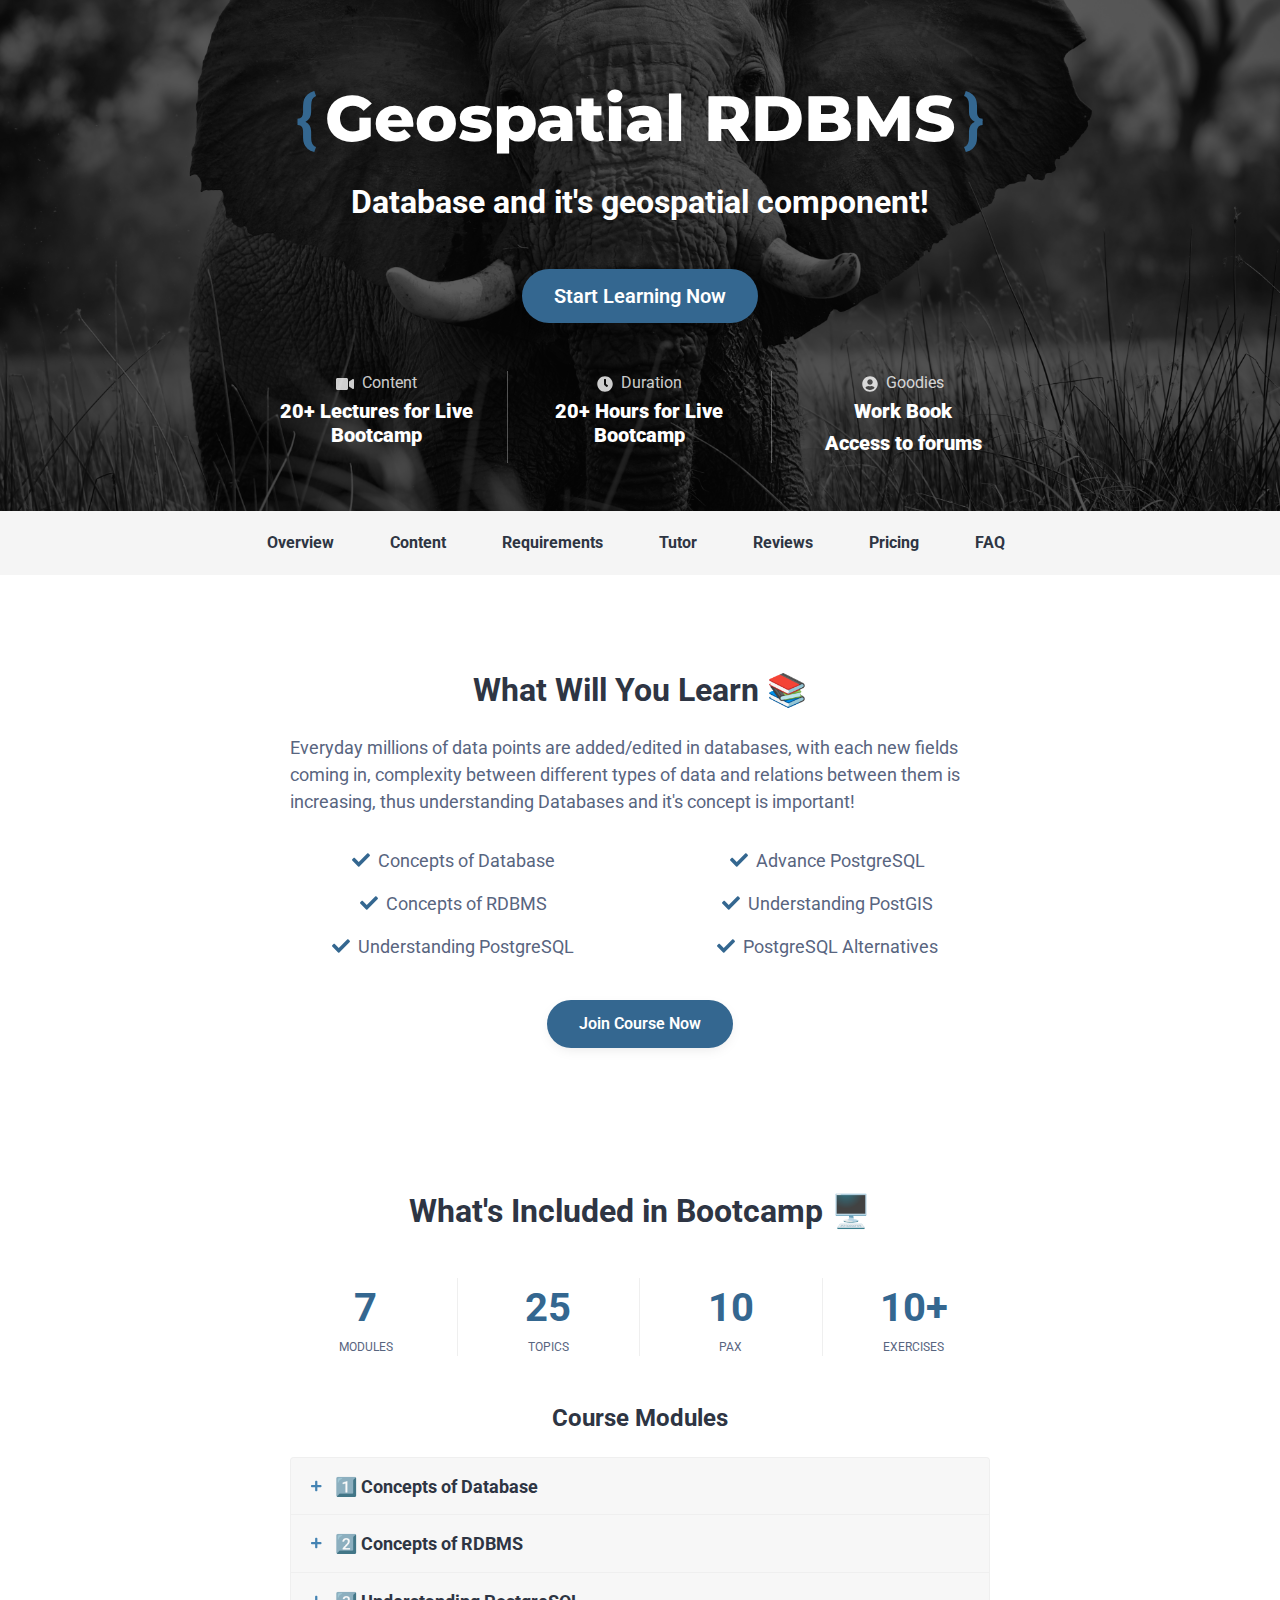
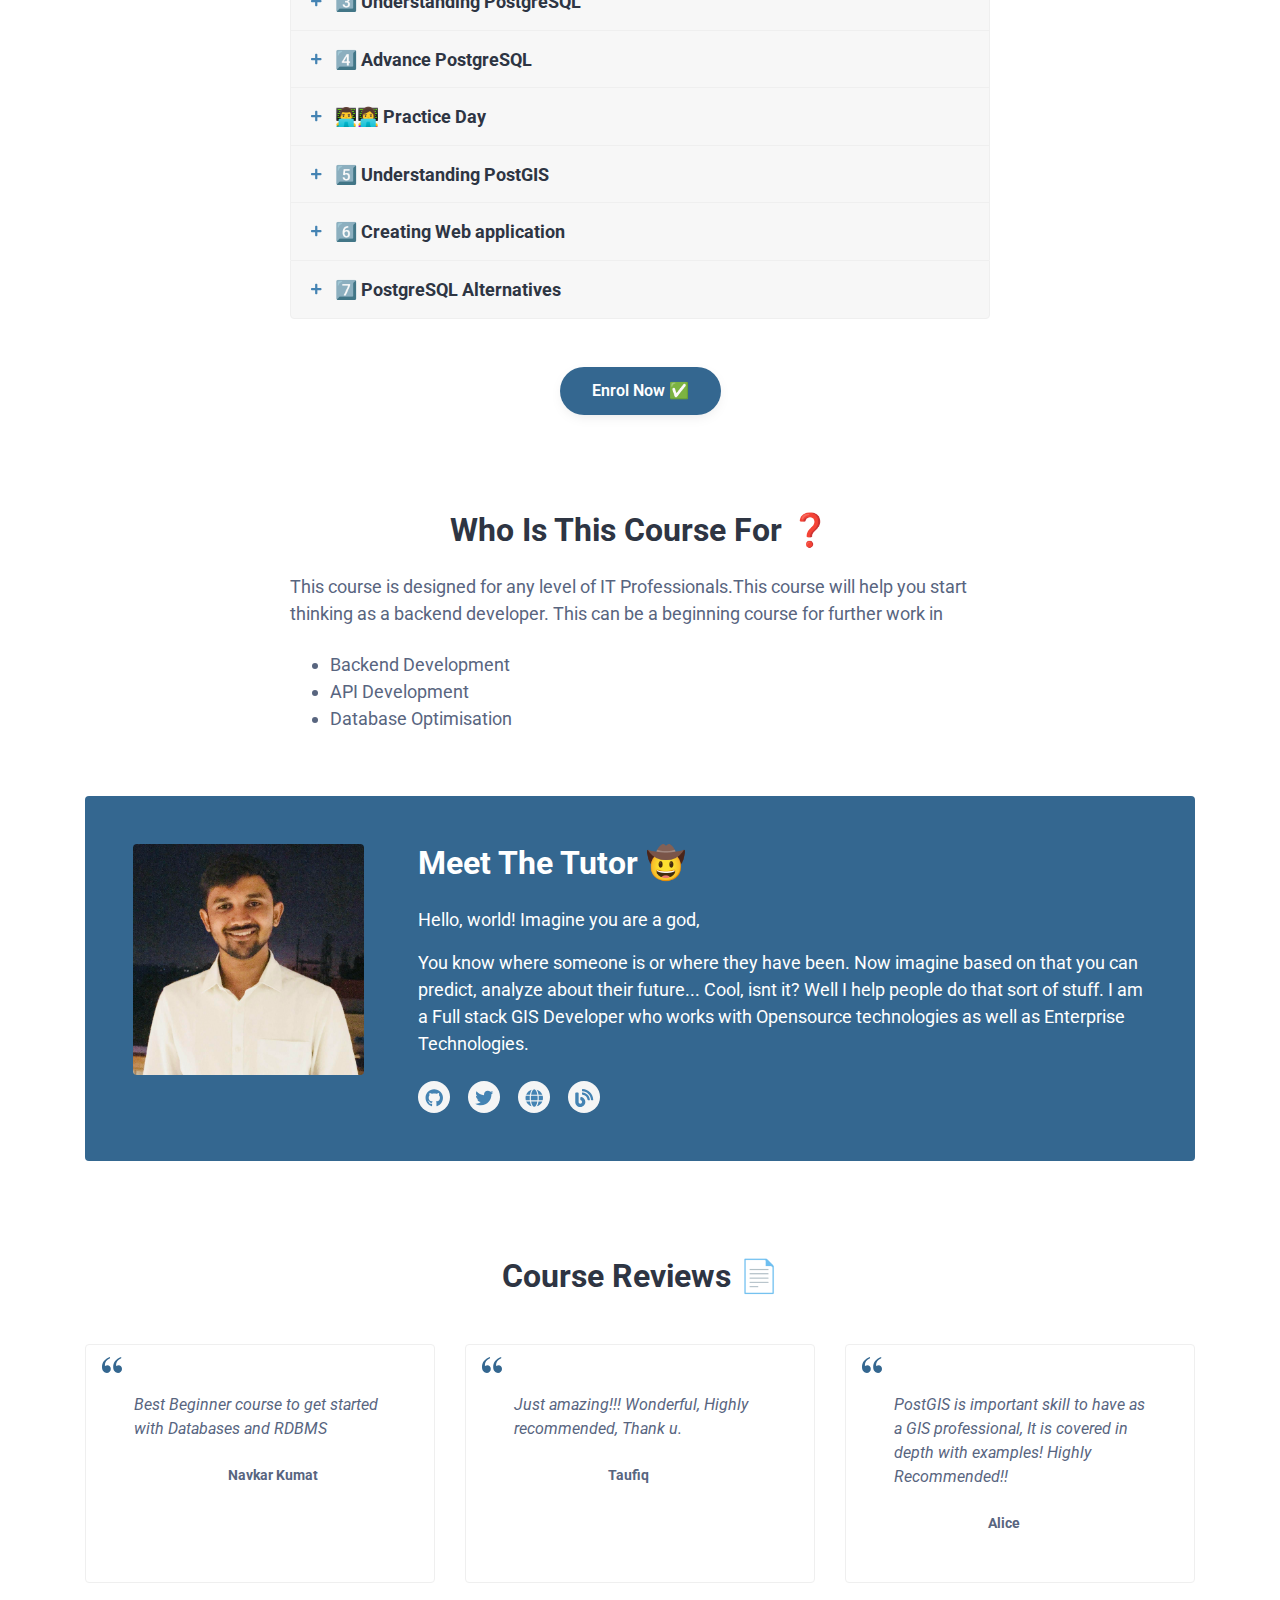
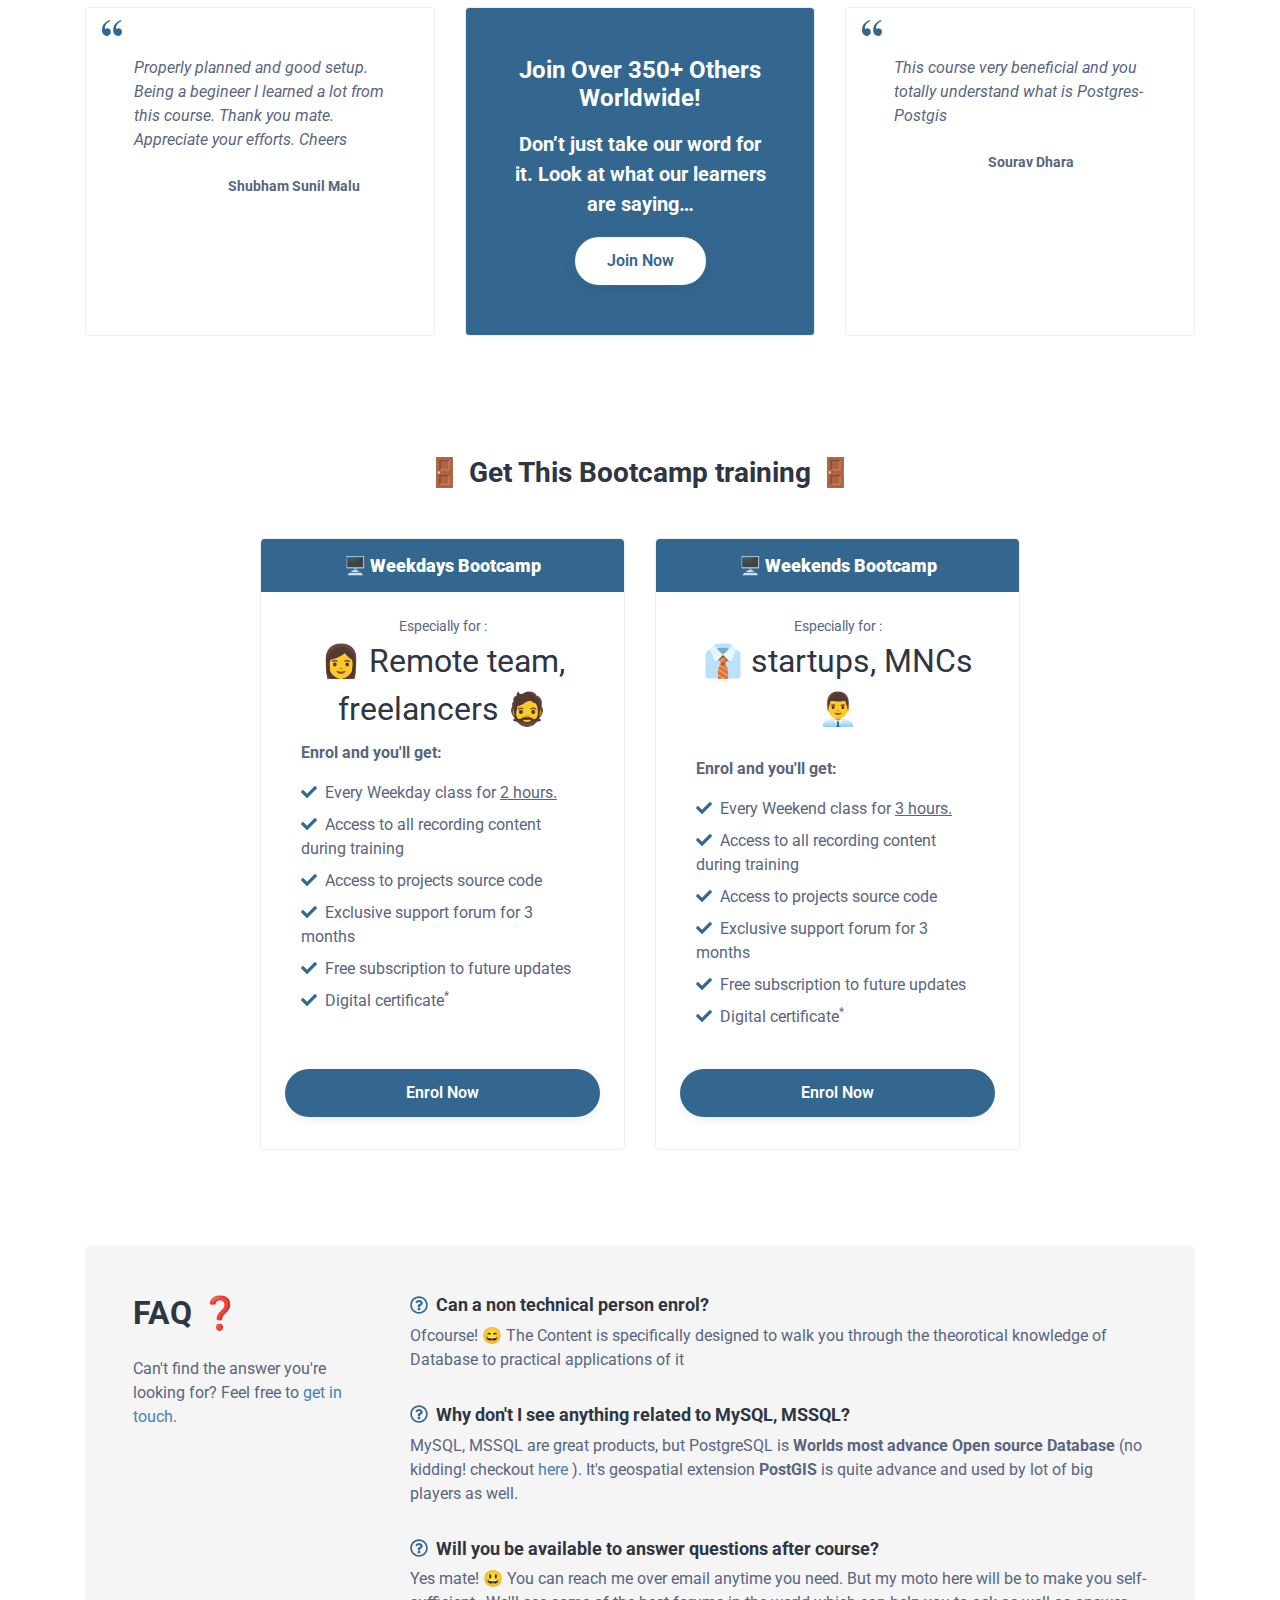
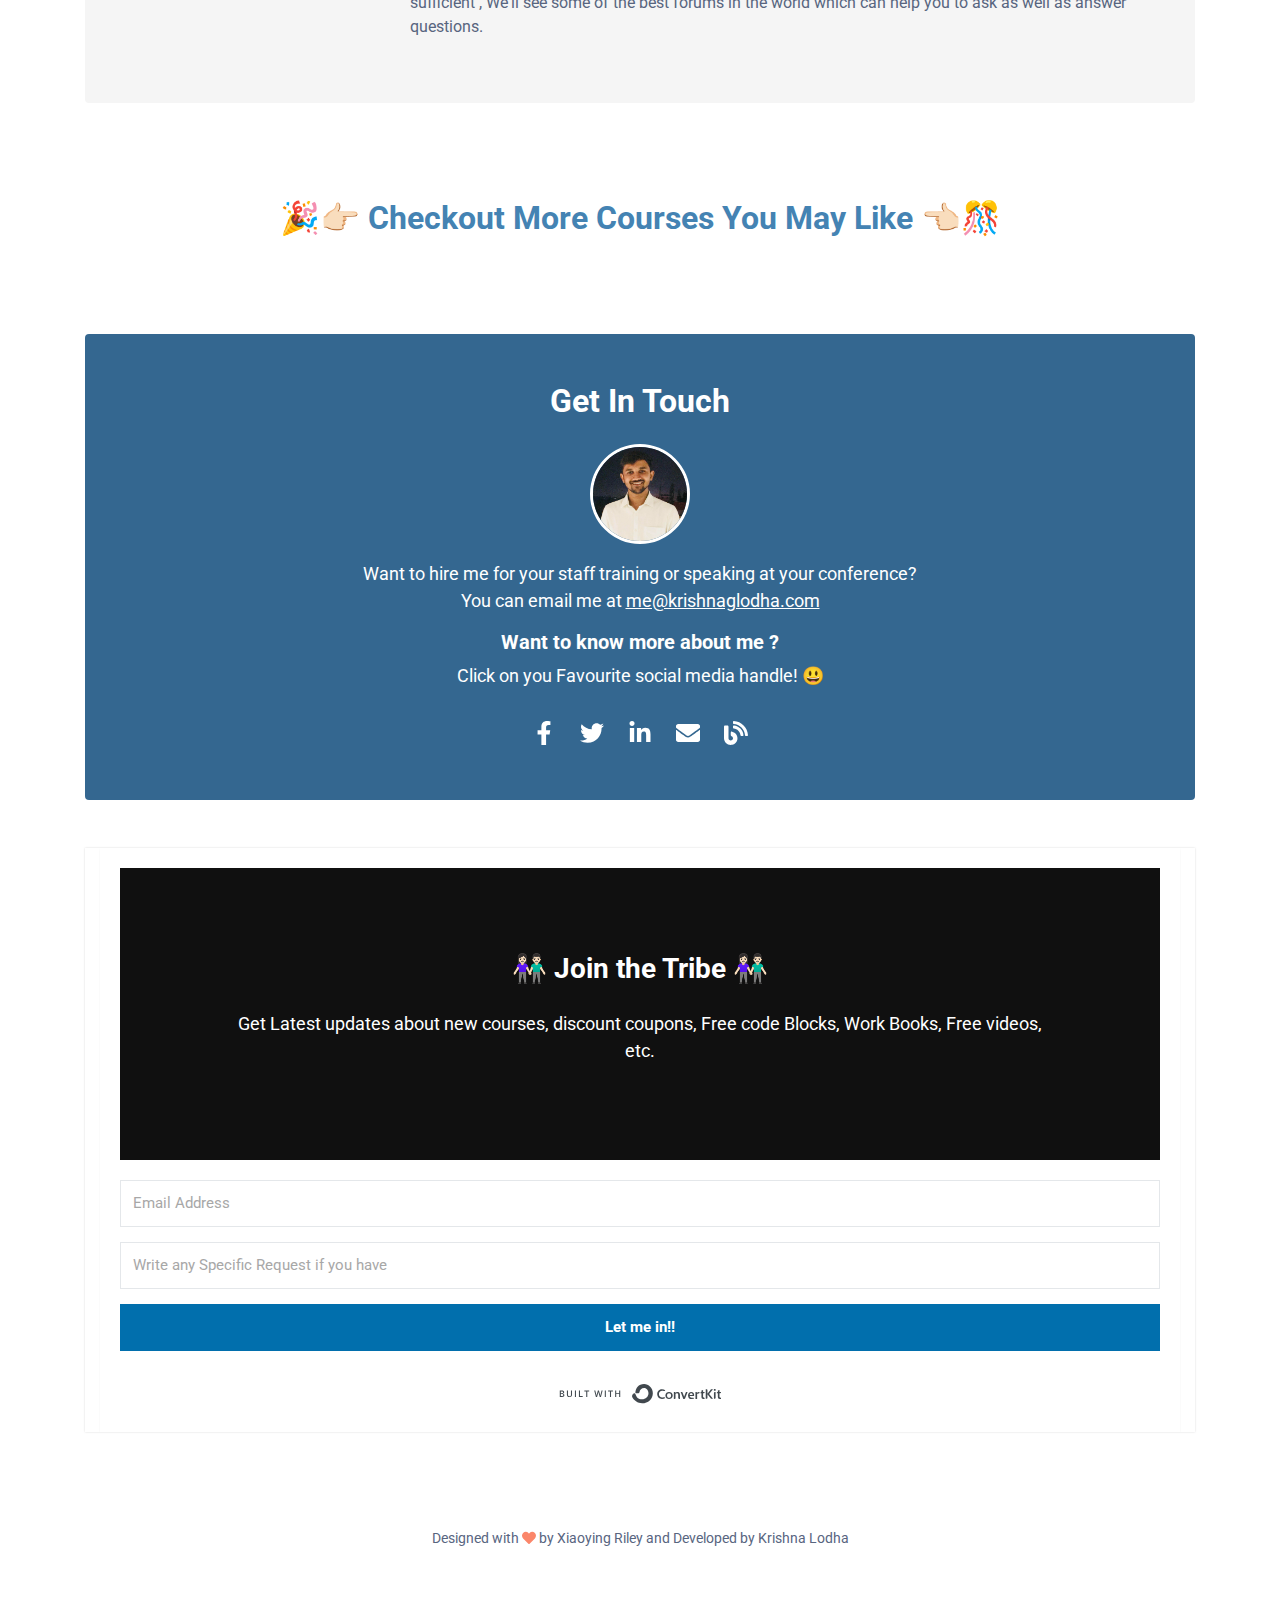
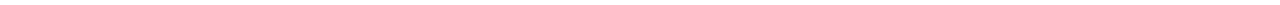
<file: database.html>
<!DOCTYPE html>
<html lang="en"> 
<head>
	<title>GIS-DB - Krishna </title>
	
	<!-- Meta -->
	<meta charset="utf-8">
	<meta http-equiv="X-UA-Compatible" content="IE=edge">
	<meta name="viewport" content="width=device-width, initial-scale=1.0">
	<meta name="description" content="Bootstrap 4 Landing Page Template For Online Courses">
	<meta name="author" content="Xiaoying Riley at 3rd Wave Media">    
	<link rel="shortcut icon" href="favicon.ico"> 
	
	<!-- Google Font -->
	<link href="https://fonts.googleapis.com/css?family=Montserrat:800|Roboto:400,500,700&display=swap" rel="stylesheet">
	
	<!-- FontAwesome JS-->
	<script defer src="assets/fontawesome/js/all.min.js"></script>

	<!-- Theme CSS -->  
	<link id="theme-style" rel="stylesheet" href="assets/css/db.css">


</head> 

<body>    

	<header class="header">
		<section class="hero-section-db">
			<div class="hero-mask">
			</div><!--//hero-mask-->
			<div class="container text-center py-5">
				<div class="single-col-max mx-auto">
					<div class="hero-heading-upper pt-3 mb-3"> <br class="d-md-none"></div>
					<h1 class="hero-heading mb-5">
						<span class="brand mb-4 d-block"><span class="text-highlight pr-2">{</span><span class="name">Geospatial RDBMS</span><span class="text-highlight pl-2">}</span></span>
					    <span class="desc d-block">Database and it's geospatial component!</span>
				    </h1>
					<div class="text-center mb-5">
						<a href="#section-pricing" class="btn btn-primary btn-lg scrollto">Start Learning Now</a>
					</div>
					
					<div class="hero-summary">
						<div class="row">
							<div class="item col-4">
								<div class="summary-desc mb-1"><i class="icon fas fa-video mr-2"></i>Content</div>
								<!-- <h4 class="summary-heading">50+ <span class="desc">Videos for Online</span></h4> -->
								<h4 class="summary-heading">20+ <span class="desc">Lectures for Live Bootcamp</span></h4>
								
							</div><!--//col-->
							<div class="item col-4">
								<div class="summary-desc mb-1"><i class="icon fas fa-clock mr-2"></i>Duration</div>
								<!-- <h4 class="summary-heading">18+ <span class="desc">Hours for Online</span></h4> -->
								<h4 class="summary-heading">20+ <span class="desc">Hours for Live Bootcamp</span></h4>

								
							</div><!--//col-->
							<div class="item col-4">
								<div class="summary-desc mb-1"><i class="icon fas fa-user-circle mr-2"></i>Goodies</div>
                                <h4 class="summary-heading">Work Book</h4>
                                <h4 class="summary-heading">Access to forums</h4>
								
							</div><!--//col-->
						</div><!--//row-->
					</div><!--//hero-summary-->
				</div><!--//single-col-max-->
			</div><!--//container-->
			
		</section><!--//hero-section-->
	</header><!--//header-->
	
	<div class="sections-wrapper">
		
		<div class="section-nav-space-holder d-none d-lg-block">
	        <div id="section-nav-wrapper" class="section-nav-wrapper text-center">
	            <div class="container-fluid justify-content-center">
	                <ul id="section-nav" class="section-nav nav list-inline">
	                    <li class="nav-item"><a class="nav-link scrollto"  href="#section-overview">Overview</a></li>
	                    <li class="nav-item"><a class="nav-link scrollto"  href="#section-content">Content</a></li>
	                    <li class="nav-item"><a class="nav-link scrollto"  href="#section-requirements">Requirements</a></li>
	                    <li class="nav-item"><a class="nav-link scrollto"  href="#section-tutor">Tutor</a></li>
	                    <li class="nav-item"><a class="nav-link scrollto"  href="#section-reviews">Reviews</a></li>
	                    <li class="nav-item"><a class="nav-link scrollto"  href="#section-pricing">Pricing</a></li>
	                    <li class="nav-item"><a class="nav-link scrollto"  href="#section-faq">FAQ</a></li>
	                    <li class="nav-item d-none"><a class="nav-link" href="#section-more">More</a></li>
	                </ul><!--//page-nav-->
	            </div>
	        </div><!--//page-nav-wrapper-->
	    </div><!--//page-nav-space-holder-->
        
        
        <div class="section-blocks mb-5">
	        
		    <div id="section-overview" class="section-overview section pt-md-4 pt-lg-5">
		        <div class="container py-5">
			        <div class="section-col-max mx-auto">
				        <h3 class="section-title mb-4">What Will You Learn 📚</h3>
			            <p class="mb-4">Everyday millions of data points are added/edited in databases, with each new fields coming in, complexity between different types of data and relations between them is increasing, thus understanding Databases and it's concept is important! </p>
			            <div class="text-center mb-3">
				            <ul class="column-list list-unstyled mx-auto d-inline-block">
								<li><i class="theme-check-icon fas fa-check mr-2"></i>Concepts of Database </li>
								<li><i class="theme-check-icon fas fa-check mr-2"></i>Concepts of RDBMS</li>
                                <li><i class="theme-check-icon fas fa-check mr-2"></i>Understanding PostgreSQL</li>
                                <li><i class="theme-check-icon fas fa-check mr-2"></i>Advance PostgreSQL</li>
                                <li><i class="theme-check-icon fas fa-check mr-2"></i>Understanding PostGIS</li>
								<li><i class="theme-check-icon fas fa-check mr-2"></i>PostgreSQL Alternatives</li>
								<!-- <li><i class="theme-check-icon fas fa-check mr-2"></i>Creating Full stack application</li> -->
							</ul>
			            </div><!--//text-center-->
			            <div class="text-center mb-5">
				            <a class="btn btn-primary scrollto" href="#section-pricing">Join Course Now</a>
			            </div>
			            <!-- <div class="video-container">
				            <div class="embed-responsive embed-responsive-16by9">
			                    <iframe class="embed-responsive-item" width="560" height="315" src="https://www.youtube.com/embed/Ly6pm8UxZU4" frameborder="0" allow="accelerometer; autoplay; encrypted-media; gyroscope; picture-in-picture" allowfullscreen></iframe>
				            </div>
			            </div>//video-container -->
			            
			        </div><!--//section-col-max-->
		        </div><!--//container-->
		    </div><!--//section-overview-->
		    
		    <div id="section-content" class="section-content section">
		        <div class="container py-5">
			        <div class="section-col-max mx-auto">
						<!-- <h3 class="section-title mb-5">Find more about Online Course : <a href="https://www.udemy.com/course/complete-web-gis-development-course/"> 👉 HERE 👈</a>  </h3> -->
			            <h3 class="section-title mb-5">What's Included in  Bootcamp 🖥️</h3>
			            
			            <div class="data-summary justify-content-center text-center">
				            <div class="row mb-5">
					            <div class="item col-6 col-lg-3 mb-3 mb-lg-0">
						            <div class="data">7</div>
						            <div class="meta">Modules</div>
					            </div><!--//item-->
					            <div class="item col-6 col-lg-3 mb-3 mb-lg-0">
						            <div class="data">25</div>
						            <div class="meta">Topics</div>
					            </div><!--//item-->
					            <div class="item col-6 col-lg-3 mb-3 mb-lg-0">
						            <div class="data">10</div>
						            <div class="meta">Pax</div>
					            </div><!--//item-->
					            <div class="item col-6 col-lg-3 mb-3 mb-lg-0">
						            <div class="data">10+</div>
						            <div class="meta">Exercises</div>
					            </div><!--//item-->
				            </div><!--//row-->
			            </div><!--//course-summary-->
			            
			            <h4 class="text-center mb-4">Course Modules</h4>
			            
						<div class="accordion module-accordion" id="module-accordion">	
							<div class="module-item card">
							    <div class="module-header card-header" id="module-heading-1">
							        <h4 class="module-title mb-0">
								        <a class="card-toggle module-toggle" href="#module-1" data-toggle="collapse" data-target="#module-1" aria-expanded="true" aria-controls="module-1">
									        <i class="module-toggle-icon fas fa-plus mr-2"></i>
								            1️⃣  Concepts of Database
								        </a>
							        </h4>
							    </div><!--//card-header-->
							
								<div id="module-1" class="module-content collapse" aria-labelledby="module-heading-1" >
									<div class="card-body p-0">
										<!-- <div class="module-intro p-3">Coding is easy!! What to code is hard ! In this module we'll have a look at basics of web developement and we'll start by creating Basic Web page using HTML</div> -->
									   
										<div class="module-sub-item p-3">
										    <div class="row justify-content-between">
											    <div class="col-12"><span class="theme-text-secondary mr-2">1.1</span>Introduction to Database</div>
											    <div class="col-12 text-left extra-info">What is Database, how to use it in developing complex applications  </div>
										    </div>
									    </div>
									    <div class="module-sub-item p-3">
										    <div class="row justify-content-between">
											    <div class="col-12"><span class="theme-text-secondary mr-2">1.2</span>Types of databases</div>
											    <div class="col-12 text-left extra-info">Different types of databases and their use cases  </div>
										    </div>
									    </div><!--//module-sub-item-->
									    <div class="module-sub-item p-3">
										    <div class="row justify-content-between">
											    <div class="col-9"><span class="theme-text-secondary mr-2">1.3</span>SQL and NoSQL databases</div>
											    <div class="col-12 text-left extra-info">Selected querying language for typical use cases  </div>
										    </div>
									    </div><!--//module-sub-item-->
									    <div class="module-sub-item p-3">
										    <div class="row justify-content-between">
											    <div class="col-9"><span class="theme-text-secondary mr-2">1.4</span>Use cases and applications of database</div>
											    <div class="col-12 text-left extra-info">How companies ranging from giant to startups utilises databases to store information  </div>
										    </div>
									    </div><!--//module-sub-item-->
									    <div class="module-sub-item p-3">
										    <div class="row justify-content-between">
											    <div class="col-9"><span class="theme-text-secondary mr-2">1.5</span>Introduction to DBMS </div>
												<div class="col-12 text-left extra-info">How to interact with databases  </div>
										    </div>
									    </div><!--//module-sub-item-->
									   
									</div><!--//card-body-->
								</div><!--//module-content-->
							</div><!--//module-item-->
							
							<div class="module-item card">
							    <div class="module-header card-header" id="module-heading-2">
							        <h4 class="module-title mb-0">
								        <a class="card-toggle module-toggle" href="#module-2" data-toggle="collapse" data-target="#module-2" aria-expanded="true" aria-controls="module-2">
									        <i class="module-toggle-icon fas fa-plus mr-2"></i>
								            2️⃣ Concepts of RDBMS
								        </a>
							        </h4>
							    </div><!--//card-header-->
							
								<div id="module-2" class="module-content collapse" aria-labelledby="module-heading-2" >
									<div class="card-body p-0">
										
									    <div class="module-sub-item p-3">
										    <div class="row justify-content-between">
											    <div class="col-9"><span class="theme-text-secondary mr-2">2.1</span>Introduction to RDBMS</div>
											   												<div class="col-12 text-left extra-info">What is Relational databases and how to manage it  </div>

										    </div>
									    </div><!--//module-sub-item-->
									    <div class="module-sub-item p-3">
										    <div class="row justify-content-between">
											    <div class="col-9"><span class="theme-text-secondary mr-2">2.2</span>Keys in RDBMS</div>
												<div class="col-12 text-left extra-info">Different types of keys that can be assigned to fields  </div>
										    </div>
									    </div><!--//module-sub-item-->
									    <div class="module-sub-item p-3">

										    <div class="row justify-content-between">
											    <div class="col-9"><span class="theme-text-secondary mr-2">2.3</span>Constraints in RDBMS</div>
												<div class="col-12 text-left extra-info">Different types of Conditions that can be applied to fields to make connections and their use case  </div>
										    </div>
										</div><!--//module-sub-item-->
										  <div class="module-sub-item p-3">
										    <div class="row justify-content-between">
											    <div class="col-9"><span class="theme-text-secondary mr-2">2.4</span>RDBMS hierarchy</div>
												<div class="col-12 text-left extra-info">How to use roles, users, Tablespaces, etc.</div>
										    </div>
										</div><!--//module-sub-item-->
										  <div class="module-sub-item p-3">
										    <div class="row justify-content-between">
											    <div class="col-9"><span class="theme-text-secondary mr-2">2.5</span>RDBMS components</div>
												<div class="col-12 text-left extra-info">How to use tables, schema, etc. </div>
										    </div>
										</div><!--//module-sub-item-->
																	    
									</div><!--//card-body-->
								</div><!--//module-content-->
							</div><!--//module-item-->
							
							<div class="module-item card">
							    <div class="module-header card-header" id="module-heading-3">
							        <h4 class="module-title mb-0">
								        <a class="card-toggle module-toggle" href="#module-3" data-toggle="collapse" data-target="#module-3" aria-expanded="true" aria-controls="module-3">
									        <i class="module-toggle-icon fas fa-plus mr-2"></i>
								            3️⃣ Understanding PostgreSQL
								        </a>
							        </h4>
							    </div><!--//card-header-->
							
								<div id="module-3" class="module-content collapse" aria-labelledby="module-heading-3" >
									<div class="card-body p-0">
									    <div class="module-sub-item p-3">
										    <div class="row justify-content-between">
											    <div class="col-9"><span class="theme-text-secondary mr-2">3.1</span>Overview of PostgreSQL</div>
												<div class="col-12 text-left extra-info">Introduction to world's most advance open source database </div>
										    </div>
									    </div><!--//module-sub-item-->
									    <div class="module-sub-item p-3">
										    <div class="row justify-content-between">
											    <div class="col-9"><span class="theme-text-secondary mr-2">3.2</span>PostgreSQL Capabilites</div>
												<div class="col-12 text-left extra-info">Different features of PostgreSQL </div>
										    </div>
										</div><!--//module-sub-item-->
										 <div class="module-sub-item p-3">
										    <div class="row justify-content-between">
											    <div class="col-9"><span class="theme-text-secondary mr-2">3.3</span>Using Commandline to access database</div>
												<div class="col-12 text-left extra-info">Operating database using commandline </div>
										    </div>
										</div><!--//module-sub-item-->
										 <div class="module-sub-item p-3">
										    <div class="row justify-content-between">
											    <div class="col-9"><span class="theme-text-secondary mr-2">3.3</span>Using Web UI (pgAdmin) to access database</div>
												<div class="col-12 text-left extra-info">Operating database using web UI such as pgAdmin </div>
										    </div>
									    </div><!--//module-sub-item-->
									    <div class="module-sub-item p-3">
										    <div class="row justify-content-between">
											    <div class="col-9"><span class="theme-text-secondary mr-2">3.4</span>Understanding SQL</div>
												<div class="col-12 text-left extra-info">Introduction to Structured Query Language  </div>
										    </div>
									    </div><!--//module-sub-item-->
										<div class="module-sub-item p-3">
										    <div class="row justify-content-between">
											    <div class="col-9"><span class="theme-text-secondary mr-2">3.5</span>SQL Queries</div>
												<div class="col-12 text-left extra-info">Different verbs used in Querying data </div>
										    </div>
										</div><!--//module-sub-item-->
									
                                
                                        	<div class="module-sub-item p-3">
										    <div class="row justify-content-between">
											    <div class="col-12"><span class="theme-text-secondary mr-2">3.6</span>CRUD in SQL</div>
											    <div class="col-12 text-left extra-info">Operations on data to Create, Retrieve, Update, Delete </div>
										    </div>
										</div><!--//module-sub-item-->
									
                        
									
								
									    
									</div><!--//card-body-->
								</div><!--//module-content-->
							</div><!--//module-item-->
							
							<div class="module-item card">
							    <div class="module-header card-header" id="module-heading-4">
							        <h4 class="module-title mb-0">
								        <a class="card-toggle module-toggle" href="#module-4" data-toggle="collapse" data-target="#module-4" aria-expanded="true" aria-controls="module-4">
									        <i class="module-toggle-icon fas fa-plus mr-2"></i>
								            4️⃣ Advance PostgreSQL 
								        </a>
							        </h4>
							    </div><!--//card-header-->
							
								<div id="module-4" class="module-content collapse" aria-labelledby="module-heading-4" >
									<div class="card-body p-0">
									    <div class="module-sub-item p-3">
										    <div class="row justify-content-between">
											    <div class="col-9"><span class="theme-text-secondary mr-2">4.1</span>Views</div>
												<div class="col-12 text-left extra-info">Introduction and application of views  </div>
										    </div>
									    </div><!--//module-sub-item-->
									    <div class="module-sub-item p-3">
										    <div class="row justify-content-between">
											    <div class="col-9"><span class="theme-text-secondary mr-2">4.2</span>Indexes</div>
												<div class="col-12 text-left extra-info">Introduction and application of Indexes to increate querying speed</div>
										    </div>
									    </div><!--//module-sub-item-->
									    <div class="module-sub-item p-3">
										    <div class="row justify-content-between">
											    <div class="col-9"><span class="theme-text-secondary mr-2">4.3</span>Functions</div>
												<div class="col-12 text-left extra-info">Creating functions inside RDBMS  </div>
										    </div>
										</div><!--//module-sub-item-->
										<div class="module-sub-item p-3">
										    <div class="row justify-content-between">
											    <div class="col-9"><span class="theme-text-secondary mr-2">4.4</span>PostgreSQL Security</div>
												<div class="col-12 text-left extra-info">Securing Data in PostgreSQL  </div>
										    </div>
										</div><!--//module-sub-item-->
										<div class="module-sub-item p-3">
										    <div class="row justify-content-between">
											    <div class="col-9"><span class="theme-text-secondary mr-2">4.5</span>Optimizing performance</div>
												<div class="col-12 text-left extra-info">Making PostgreSQL Production ready  </div>
										    </div>
										</div><!--//module-sub-item-->
									</div><!--//card-body-->
								</div><!--//module-content-->
                            </div><!--//module-item-->
                            	
							<div class="module-item card">
							    <div class="module-header card-header" id="module-heading-practice">
							        <h4 class="module-title mb-0">
								        <a class="card-toggle module-toggle" href="#module-practice" data-toggle="collapse" data-target="#module-practice" aria-expanded="true" aria-controls="module-practice">
									        <i class="module-toggle-icon fas fa-plus mr-2"></i>
								           👨‍💻👩‍💻 Practice Day
								        </a>
							        </h4>
							    </div><!--//card-header-->
							
								<div id="module-practice" class="module-content collapse" aria-labelledby="module-heading-practice" >
									<div class="card-body p-0">
									    <div class="module-sub-item p-3">
										    <div class="row justify-content-between">
											    <div class="col-9"><span class="theme-text-secondary mr-2">📚</span>CRUD Operations using PostgreSQL</div>
												<div class="col-12 text-left extra-info">Creating basic application to work in postgreSQL and perform CRUD  </div>
										    </div>
									    </div><!--//module-sub-item-->
									
									</div><!--//card-body-->
								</div><!--//module-content-->
                            </div><!--//module-item-->
                            
                            <div class="module-item card">
							    <div class="module-header card-header" id="module-heading-5">
							        <h4 class="module-title mb-0">
								        <a class="card-toggle module-toggle" href="#module-5" data-toggle="collapse" data-target="#module-5" aria-expanded="true" aria-controls="module-5">
									        <i class="module-toggle-icon fas fa-plus mr-2"></i>
								            5️⃣ Understanding PostGIS 
								        </a>
							        </h4>
							    </div><!--//card-header-->
							
								<div id="module-5" class="module-content collapse" aria-labelledby="module-heading-5" >
									<div class="card-body p-0">
									    <div class="module-sub-item p-3">
										    <div class="row justify-content-between">
											    <div class="col-9"><span class="theme-text-secondary mr-2">5.1</span>Introduction to PostGIS</div>
												<div class="col-12 text-left extra-info">Introduction and installation of PostGIS </div>
										    </div>
									    </div><!--//module-sub-item-->
									    <div class="module-sub-item p-3">
										    <div class="row justify-content-between">
											    <div class="col-9"><span class="theme-text-secondary mr-2">5.2</span>Spatial functions in PostGIS</div>
												<div class="col-12 text-left extra-info">Different types of functions and methods available in PostGIS to perform spatial queries and their use case  </div>
										    </div>
									    </div><!--//module-sub-item-->
									    <div class="module-sub-item p-3">
										    <div class="row justify-content-between">
											    <div class="col-9"><span class="theme-text-secondary mr-2">5.3</span>Spatial Indexing data in PostGIS</div>
												<div class="col-12 text-left extra-info">How and why to spatially index data  </div>
										    </div>
										</div><!--//module-sub-item-->
										
									    
									</div><!--//card-body-->
								</div><!--//module-content-->
							</div><!--//module-item-->
							<div class="module-item card">
							    <div class="module-header card-header" id="module-heading-6">
							        <h4 class="module-title mb-0">
								        <a class="card-toggle module-toggle" href="#module-6" data-toggle="collapse" data-target="#module-6" aria-expanded="true" aria-controls="module-6">
									        <i class="module-toggle-icon fas fa-plus mr-2"></i>
								           6️⃣ Creating Web application
								        </a>
							        </h4>
							    </div><!--//card-header-->
							
								<div id="module-6" class="module-content collapse" aria-labelledby="module-heading-6" >
									<div class="card-body p-0">
									    <div class="module-sub-item p-3">
										    <div class="row justify-content-between">
											    <div class="col-9"><span class="theme-text-secondary mr-2">6.1</span>Creating Frontend - Javascript + Openlayers</div>
												<div class="col-12 text-left extra-info">Creating Front end web application to interact with map </div>
										    </div>
									    </div><!--//module-sub-item-->
									    <div class="module-sub-item p-3">
										    <div class="row justify-content-between">
										    <div class="col-9"><span class="theme-text-secondary mr-2">6.2</span>Creating Backend - PHP + PostgreSQL</div>
												<div class="col-12 text-left extra-info">Create Backend logic to connect database with web application </div>
										    </div>
                                        </div><!--//module-sub-item-->
                                        <div class="module-sub-item p-3">
										    <div class="row justify-content-between">
										    <div class="col-9"><span class="theme-text-secondary mr-2">6.3</span>Making connections with Database</div>
												<div class="col-12 text-left extra-info">Performing SQL queries fron front end to database using back end </div>
										    </div>
									    </div><!--//module-sub-item-->
									
									    
									</div><!--//card-body-->
								</div><!--//module-content-->
							</div><!--//module-item-->
						
							<div class="module-item card">
							    <div class="module-header card-header" id="module-heading-7">
							        <h4 class="module-title mb-0">
								        <a class="card-toggle module-toggle" href="#module-7" data-toggle="collapse" data-target="#module-7" aria-expanded="true" aria-controls="module-7">
									        <i class="module-toggle-icon fas fa-plus mr-2"></i>
								            7️⃣ PostgreSQL Alternatives
								        </a>
							        </h4>
							    </div><!--//card-header-->
							
								<div id="module-7" class="module-content collapse" aria-labelledby="module-heading-7" >
									<div class="card-body p-0">
									    <div class="module-sub-item p-3">
										    <div class="row justify-content-between">
											    <div class="col-9"><span class="theme-text-secondary mr-2">7.1</span>Working with MySQL</div>
												<div class="col-12 text-left extra-info">Introduction to MySQL  </div>
										    </div>
									    </div><!--//module-sub-item-->
									    <div class="module-sub-item p-3">
										    <div class="row justify-content-between">
										    <div class="col-9"><span class="theme-text-secondary mr-2">7.2</span>Working with firebase</div>
												<div class="col-12 text-left extra-info">Introduction to firebase  </div>
										    </div>
									    </div><!--//module-sub-item-->
									
									    
									</div><!--//card-body-->
								</div><!--//module-content-->
							</div><!--//module-item-->
						
						
						</div><!--//module-accordion-->
						
						<div class="text-center mt-5">
				            <a class="btn btn-primary scrollto" href="#section-pricing">Enrol Now ✅</a>
			            </div>
			            
			            
			        </div>	            
		        </div><!--//container-->
		    </div><!--//section-content-->
		    
		    <div id="section-requirements" class="section-requirements section">
		        <div class="container py-5">
			        <div class="section-col-max mx-auto">
				        <h3 class="section-title mb-4">Who Is This Course For ❓</h3>
                        <p class="mb-4">This course is designed for any level of IT Professionals.This course will help you start thinking as a backend developer. This can be a beginning course for further work in </p>
                        <ul>
                            <li>Backend Development</li>
                            <li>API Development</li>
                            <li>Database Optimisation</li>
                        </ul>
			            
			             <!-- <div class="lead-form-wrapper single-col-max mx-auto theme-bg-light rounded p-5">
						    <h4 class="form-heading text-center mb-3">Get Free Course Previews</h4>
						    <div class="form-intro text-center mb-3">Sign up to get instant access to the course previews.</div>
						    <div class="form-wrapper">
							    <form class="lead-form">
									<div class="form-group mb-3">
										<label for="email" class="sr-only">Email</label>
										<input type="email" class="form-control " id="email" placeholder="Your Email">
									</div>
									<button type="submit" class="btn btn-ghost btn-submit btn-block">Sign Up Now</button>
								</form>
						    </div>
					    </div> -->
			            
			        </div>
		        </div><!--//container-->
		    </div><!--//section-requirements-->
		    
		    <div id="section-tutor" class="section-tutor section pb-5">			    
		        <div class="container">
			        <div class="container-inner p-5 position-relative theme-bg-primary rounded">
				        <div class="row">
					        <div class="col-12 col-lg-3">
						        <div class="tutor-img-holder mb-5 mb-lg-0 text-center">
							        <img class="tutor-profile img-fluid rounded" src="assets/images/me.jpg" alt="">
						        </div><!--//tutor-img-holder-->
					        </div><!--//col-->
					        <div class="col-12 col-lg-9">
						        <div class="pl-lg-4">
							        <h3 class="section-title mb-4 text-white text-lg-left">Meet The Tutor 🤠</h3>
							        <p>Hello, world! Imagine you are a god,</p>
									<p>		You know where someone is or where they have been.
										Now imagine based on that you can predict, analyze about their future...
										Cool, isnt it? Well I help people do that sort of stuff.
										I am a Full stack GIS Developer who works with Opensource technologies as well as Enterprise Technologies.</p>	
						            <div class="text-center text-lg-left">
							            <ul class="social-list list-unstyled mt-4 mb-0 mx-auto mx-lg-0">
											<li class="list-inline-item"><a href="https://github.com/krishnaglodha"><i class="fab fa-github fa-fw"></i></a></li> 
											<li class="list-inline-item"><a href="https://twitter.com/krishnaglodha"><i class="fab fa-twitter fa-fw"></i></a></li>
											<li class="list-inline-item"><a href="http://krishnaglodha.com/"><i class="fa fa-globe fa-fw"></i></a></li>
											<li class="list-inline-item"><a href="https://krishnaglodha.medium.com/"><i class="fa fa-blog fa-fw"></i></a></li>
										</ul><!--//social-list-->	
						            </div>				        
			                    </div>
					        </div><!--//col-->
				        </div><!--//row-->
			        </div><!--//container-inner-->
		        </div><!--//container-->
		    </div><!--//section-tutor-->
		    
		    <div id="section-reviews" class="section-reviews py-5">
		        <div class="container">
			        <h3 class="section-title mb-5">Course Reviews 📄</h3>
			        <div class="row">
				        <div class="col-12 col-md-6 col-lg-4 mb-4">
					        <div class="review-item rounded p-5">
								<blockquote class="quote mb-4">
									<div class="quote-icon-holder">
										<svg class="quote-icon-svg" width="20px" height="16px" viewBox="0 0 20 16" version="1.1" xmlns="http://www.w3.org/2000/svg" xmlns:xlink="http://www.w3.org/1999/xlink">
											<g  stroke="none" stroke-width="1" fill="none" fill-rule="evenodd">
											    <path class="quote-icon-path" d="M19.2093023,0 L19.2093023,1.17365269 C17.5968912,1.78044216 16.3333379,2.73452443 15.4186047,4.03592814 C14.5038714,5.33733186 14.0465116,6.69061174 14.0465116,8.09580838 C14.0465116,8.39920311 14.0930228,8.62275377 14.1860465,8.76646707 C14.2480623,8.86227593 14.3178291,8.91017964 14.3953488,8.91017964 C14.4728686,8.91017964 14.5891465,8.85429198 14.744186,8.74251497 C15.2403126,8.37524766 15.8682133,8.19161677 16.627907,8.19161677 C17.5116323,8.19161677 18.2945702,8.56287054 18.9767442,9.30538922 C19.6589181,10.0479079 20,10.9301346 20,11.9520958 C20,13.0219614 19.608531,13.9640678 18.8255814,14.7784431 C18.0426317,15.5928184 17.0930288,16 15.9767442,16 C14.6744121,16 13.5503923,15.4491073 12.6046512,14.3473054 C11.65891,13.2455035 11.1860465,11.7684723 11.1860465,9.91616766 C11.1860465,7.76046826 11.8294509,5.82835186 13.1162791,4.11976048 C14.4031072,2.4111691 16.4340947,1.03792934 19.2093023,0 Z M8.02325581,0 L8.02325581,1.17365269 C6.41084465,1.78044216 5.1472914,2.73452443 4.23255814,4.03592814 C3.31782488,5.33733186 2.86046512,6.69061174 2.86046512,8.09580838 C2.86046512,8.39920311 2.90697628,8.62275377 3,8.76646707 C3.06201581,8.86227593 3.13178256,8.91017964 3.20930233,8.91017964 C3.28682209,8.91017964 3.4031,8.85429198 3.55813953,8.74251497 C4.05426605,8.37524766 4.68216674,8.19161677 5.44186047,8.19161677 C6.32558581,8.19161677 7.10852372,8.56287054 7.79069767,9.30538922 C8.47287163,10.0479079 8.81395349,10.9301346 8.81395349,11.9520958 C8.81395349,13.0219614 8.42248453,13.9640678 7.63953488,14.7784431 C6.85658523,15.5928184 5.90698233,16 4.79069767,16 C3.48836558,16 2.36434581,15.4491073 1.41860465,14.3473054 C0.472863488,13.2455035 0,11.7684723 0,9.91616766 C0,7.76046826 0.643404419,5.82835186 1.93023256,4.11976048 C3.2170607,2.4111691 5.24804814,1.03792934 8.02325581,0 Z" ></path>
											</g>
										</svg><!--//quote-icon-->
									</div>
									<p>Best Beginner course to get started with Databases and RDBMS
										
										</p>
								</blockquote><!--//quote-->
								<div class="source">
									<div class="row align-items-center">
										<div class="col-3 col-lg-4">
											<!-- <div class="profile"><img class="profile-image img-fluid" src="assets/images/users/user-1.jpg" alt=""></div> -->
										</div><!--col-12-->
										<div class="col-9 col-lg-8">
											<div class="name font-weight-bold">Navkar Kumat</div>
											<!-- <div class="meta">New York</div> -->
										</div><!--//col-12-->
									</div><!--//row-->
								</div><!--//source-->
							</div><!--//item-->
				        </div><!--//col-->
				        <div class="col-12 col-md-6 col-lg-4 mb-4">
					        <div class="review-item rounded p-5">
								<blockquote class="quote mb-4">
									<div class="quote-icon-holder">
										<svg class="quote-icon-svg" width="20px" height="16px" viewBox="0 0 20 16" version="1.1" xmlns="http://www.w3.org/2000/svg" xmlns:xlink="http://www.w3.org/1999/xlink">
											<g  stroke="none" stroke-width="1" fill="none" fill-rule="evenodd">
											    <path class="quote-icon-path" d="M19.2093023,0 L19.2093023,1.17365269 C17.5968912,1.78044216 16.3333379,2.73452443 15.4186047,4.03592814 C14.5038714,5.33733186 14.0465116,6.69061174 14.0465116,8.09580838 C14.0465116,8.39920311 14.0930228,8.62275377 14.1860465,8.76646707 C14.2480623,8.86227593 14.3178291,8.91017964 14.3953488,8.91017964 C14.4728686,8.91017964 14.5891465,8.85429198 14.744186,8.74251497 C15.2403126,8.37524766 15.8682133,8.19161677 16.627907,8.19161677 C17.5116323,8.19161677 18.2945702,8.56287054 18.9767442,9.30538922 C19.6589181,10.0479079 20,10.9301346 20,11.9520958 C20,13.0219614 19.608531,13.9640678 18.8255814,14.7784431 C18.0426317,15.5928184 17.0930288,16 15.9767442,16 C14.6744121,16 13.5503923,15.4491073 12.6046512,14.3473054 C11.65891,13.2455035 11.1860465,11.7684723 11.1860465,9.91616766 C11.1860465,7.76046826 11.8294509,5.82835186 13.1162791,4.11976048 C14.4031072,2.4111691 16.4340947,1.03792934 19.2093023,0 Z M8.02325581,0 L8.02325581,1.17365269 C6.41084465,1.78044216 5.1472914,2.73452443 4.23255814,4.03592814 C3.31782488,5.33733186 2.86046512,6.69061174 2.86046512,8.09580838 C2.86046512,8.39920311 2.90697628,8.62275377 3,8.76646707 C3.06201581,8.86227593 3.13178256,8.91017964 3.20930233,8.91017964 C3.28682209,8.91017964 3.4031,8.85429198 3.55813953,8.74251497 C4.05426605,8.37524766 4.68216674,8.19161677 5.44186047,8.19161677 C6.32558581,8.19161677 7.10852372,8.56287054 7.79069767,9.30538922 C8.47287163,10.0479079 8.81395349,10.9301346 8.81395349,11.9520958 C8.81395349,13.0219614 8.42248453,13.9640678 7.63953488,14.7784431 C6.85658523,15.5928184 5.90698233,16 4.79069767,16 C3.48836558,16 2.36434581,15.4491073 1.41860465,14.3473054 C0.472863488,13.2455035 0,11.7684723 0,9.91616766 C0,7.76046826 0.643404419,5.82835186 1.93023256,4.11976048 C3.2170607,2.4111691 5.24804814,1.03792934 8.02325581,0 Z" ></path>
											</g>
										</svg><!--//quote-icon-->
									</div>
									<p>Just amazing!!! Wonderful, Highly recommended, Thank u.
									</p>
								</blockquote><!--//quote-->
								<div class="source">
									<div class="row align-items-center">
										<div class="col-3 col-lg-4">
											<!-- <div class="profile"><img class="profile-image img-fluid" src="assets/images/users/user-2.jpg" alt=""></div> -->
										</div><!--col-12-->
										<div class="col-9 col-lg-8">
											<div class="name font-weight-bold">Taufiq</div>
											<!-- <div class="meta">London</div> -->
										</div><!--//col-12-->
									</div><!--//row-->
								</div><!--//source-->
							</div><!--//item-->
				        </div><!--//col-->
				        <div class="col-12 col-md-6 col-lg-4 mb-4">
					        <div class="review-item rounded p-5">
								<blockquote class="quote mb-4">
									<div class="quote-icon-holder">
										<svg class="quote-icon-svg" width="20px" height="16px" viewBox="0 0 20 16" version="1.1" xmlns="http://www.w3.org/2000/svg" xmlns:xlink="http://www.w3.org/1999/xlink">
											<g  stroke="none" stroke-width="1" fill="none" fill-rule="evenodd">
											    <path class="quote-icon-path" d="M19.2093023,0 L19.2093023,1.17365269 C17.5968912,1.78044216 16.3333379,2.73452443 15.4186047,4.03592814 C14.5038714,5.33733186 14.0465116,6.69061174 14.0465116,8.09580838 C14.0465116,8.39920311 14.0930228,8.62275377 14.1860465,8.76646707 C14.2480623,8.86227593 14.3178291,8.91017964 14.3953488,8.91017964 C14.4728686,8.91017964 14.5891465,8.85429198 14.744186,8.74251497 C15.2403126,8.37524766 15.8682133,8.19161677 16.627907,8.19161677 C17.5116323,8.19161677 18.2945702,8.56287054 18.9767442,9.30538922 C19.6589181,10.0479079 20,10.9301346 20,11.9520958 C20,13.0219614 19.608531,13.9640678 18.8255814,14.7784431 C18.0426317,15.5928184 17.0930288,16 15.9767442,16 C14.6744121,16 13.5503923,15.4491073 12.6046512,14.3473054 C11.65891,13.2455035 11.1860465,11.7684723 11.1860465,9.91616766 C11.1860465,7.76046826 11.8294509,5.82835186 13.1162791,4.11976048 C14.4031072,2.4111691 16.4340947,1.03792934 19.2093023,0 Z M8.02325581,0 L8.02325581,1.17365269 C6.41084465,1.78044216 5.1472914,2.73452443 4.23255814,4.03592814 C3.31782488,5.33733186 2.86046512,6.69061174 2.86046512,8.09580838 C2.86046512,8.39920311 2.90697628,8.62275377 3,8.76646707 C3.06201581,8.86227593 3.13178256,8.91017964 3.20930233,8.91017964 C3.28682209,8.91017964 3.4031,8.85429198 3.55813953,8.74251497 C4.05426605,8.37524766 4.68216674,8.19161677 5.44186047,8.19161677 C6.32558581,8.19161677 7.10852372,8.56287054 7.79069767,9.30538922 C8.47287163,10.0479079 8.81395349,10.9301346 8.81395349,11.9520958 C8.81395349,13.0219614 8.42248453,13.9640678 7.63953488,14.7784431 C6.85658523,15.5928184 5.90698233,16 4.79069767,16 C3.48836558,16 2.36434581,15.4491073 1.41860465,14.3473054 C0.472863488,13.2455035 0,11.7684723 0,9.91616766 C0,7.76046826 0.643404419,5.82835186 1.93023256,4.11976048 C3.2170607,2.4111691 5.24804814,1.03792934 8.02325581,0 Z" ></path>
											</g>
										</svg><!--//quote-icon-->
									</div>
									<p>PostGIS is important skill to have as a GIS professional, It is covered in depth with examples! Highly Recommended!! </p>
								</blockquote><!--//quote-->
								<div class="source">
									<div class="row align-items-center">
										<div class="col-3 col-lg-4">
											<!-- <div class="profile"><img class="profile-image img-fluid" src="assets/images/users/user-3.jpg" alt=""></div> -->
										</div><!--col-12-->
										<div class="col-9 col-lg-8">
											<div class="name font-weight-bold">Alice </div>
											<!-- <div class="meta">Paris</div> -->
										</div><!--//col-12-->
									</div><!--//row-->
								</div><!--//source-->
							</div><!--//item-->
				        </div><!--//col-->
				        <div class="col-12 col-md-6 col-lg-4 mb-4">
					        <div class="review-item rounded p-5">
								<blockquote class="quote mb-4">
									<div class="quote-icon-holder">
										<svg class="quote-icon-svg" width="20px" height="16px" viewBox="0 0 20 16" version="1.1" xmlns="http://www.w3.org/2000/svg" xmlns:xlink="http://www.w3.org/1999/xlink">
											<g  stroke="none" stroke-width="1" fill="none" fill-rule="evenodd">
											    <path class="quote-icon-path" d="M19.2093023,0 L19.2093023,1.17365269 C17.5968912,1.78044216 16.3333379,2.73452443 15.4186047,4.03592814 C14.5038714,5.33733186 14.0465116,6.69061174 14.0465116,8.09580838 C14.0465116,8.39920311 14.0930228,8.62275377 14.1860465,8.76646707 C14.2480623,8.86227593 14.3178291,8.91017964 14.3953488,8.91017964 C14.4728686,8.91017964 14.5891465,8.85429198 14.744186,8.74251497 C15.2403126,8.37524766 15.8682133,8.19161677 16.627907,8.19161677 C17.5116323,8.19161677 18.2945702,8.56287054 18.9767442,9.30538922 C19.6589181,10.0479079 20,10.9301346 20,11.9520958 C20,13.0219614 19.608531,13.9640678 18.8255814,14.7784431 C18.0426317,15.5928184 17.0930288,16 15.9767442,16 C14.6744121,16 13.5503923,15.4491073 12.6046512,14.3473054 C11.65891,13.2455035 11.1860465,11.7684723 11.1860465,9.91616766 C11.1860465,7.76046826 11.8294509,5.82835186 13.1162791,4.11976048 C14.4031072,2.4111691 16.4340947,1.03792934 19.2093023,0 Z M8.02325581,0 L8.02325581,1.17365269 C6.41084465,1.78044216 5.1472914,2.73452443 4.23255814,4.03592814 C3.31782488,5.33733186 2.86046512,6.69061174 2.86046512,8.09580838 C2.86046512,8.39920311 2.90697628,8.62275377 3,8.76646707 C3.06201581,8.86227593 3.13178256,8.91017964 3.20930233,8.91017964 C3.28682209,8.91017964 3.4031,8.85429198 3.55813953,8.74251497 C4.05426605,8.37524766 4.68216674,8.19161677 5.44186047,8.19161677 C6.32558581,8.19161677 7.10852372,8.56287054 7.79069767,9.30538922 C8.47287163,10.0479079 8.81395349,10.9301346 8.81395349,11.9520958 C8.81395349,13.0219614 8.42248453,13.9640678 7.63953488,14.7784431 C6.85658523,15.5928184 5.90698233,16 4.79069767,16 C3.48836558,16 2.36434581,15.4491073 1.41860465,14.3473054 C0.472863488,13.2455035 0,11.7684723 0,9.91616766 C0,7.76046826 0.643404419,5.82835186 1.93023256,4.11976048 C3.2170607,2.4111691 5.24804814,1.03792934 8.02325581,0 Z" ></path>
											</g>
										</svg><!--//quote-icon-->
									</div>
									<p>Properly planned and good setup. Being a begineer I learned a lot from this course. Thank you mate. Appreciate your efforts. Cheers</p>
								</blockquote><!--//quote-->
								<div class="source">
									<div class="row align-items-center">
										<div class="col-3 col-lg-4">
											<!-- <div class="profile"><img class="profile-image img-fluid" src="assets/images/users/user-4.jpg" alt=""></div> -->
										</div><!--col-12-->
										<div class="col-9 col-lg-8">
											<div class="name font-weight-bold">Shubham Sunil Malu</div>
											<!-- <div class="meta">San Francisco</div> -->
										</div><!--//col-12-->
									</div><!--//row-->
								</div><!--//source-->
							</div><!--//item-->
				        </div><!--//col-->
				        <div class="col-12 col-md-6 col-lg-4 mb-4 align-items-center order-1 order-lg-0">
					        <div class="review-item item-promo rounded p-5">
						        <h4 class="item-promo-heading mb-3">Join Over 350+ Others Worldwide!</h4>
						        <div class="item-promo-desc mb-3">Don’t just take our word for it. Look at what our learners are saying…</div>
						        <a class="btn btn-ghost scrollto" href="#section-pricing">Join Now</a>
					        </div>
				        </div><!--//col-->
				        <div class="col-12 col-md-6 col-lg-4 mb-4">
					        <div class="review-item rounded p-5">
								<blockquote class="quote mb-4">
									<div class="quote-icon-holder">
										<svg class="quote-icon-svg" width="20px" height="16px" viewBox="0 0 20 16" version="1.1" xmlns="http://www.w3.org/2000/svg" xmlns:xlink="http://www.w3.org/1999/xlink">
											<g  stroke="none" stroke-width="1" fill="none" fill-rule="evenodd">
											    <path class="quote-icon-path" d="M19.2093023,0 L19.2093023,1.17365269 C17.5968912,1.78044216 16.3333379,2.73452443 15.4186047,4.03592814 C14.5038714,5.33733186 14.0465116,6.69061174 14.0465116,8.09580838 C14.0465116,8.39920311 14.0930228,8.62275377 14.1860465,8.76646707 C14.2480623,8.86227593 14.3178291,8.91017964 14.3953488,8.91017964 C14.4728686,8.91017964 14.5891465,8.85429198 14.744186,8.74251497 C15.2403126,8.37524766 15.8682133,8.19161677 16.627907,8.19161677 C17.5116323,8.19161677 18.2945702,8.56287054 18.9767442,9.30538922 C19.6589181,10.0479079 20,10.9301346 20,11.9520958 C20,13.0219614 19.608531,13.9640678 18.8255814,14.7784431 C18.0426317,15.5928184 17.0930288,16 15.9767442,16 C14.6744121,16 13.5503923,15.4491073 12.6046512,14.3473054 C11.65891,13.2455035 11.1860465,11.7684723 11.1860465,9.91616766 C11.1860465,7.76046826 11.8294509,5.82835186 13.1162791,4.11976048 C14.4031072,2.4111691 16.4340947,1.03792934 19.2093023,0 Z M8.02325581,0 L8.02325581,1.17365269 C6.41084465,1.78044216 5.1472914,2.73452443 4.23255814,4.03592814 C3.31782488,5.33733186 2.86046512,6.69061174 2.86046512,8.09580838 C2.86046512,8.39920311 2.90697628,8.62275377 3,8.76646707 C3.06201581,8.86227593 3.13178256,8.91017964 3.20930233,8.91017964 C3.28682209,8.91017964 3.4031,8.85429198 3.55813953,8.74251497 C4.05426605,8.37524766 4.68216674,8.19161677 5.44186047,8.19161677 C6.32558581,8.19161677 7.10852372,8.56287054 7.79069767,9.30538922 C8.47287163,10.0479079 8.81395349,10.9301346 8.81395349,11.9520958 C8.81395349,13.0219614 8.42248453,13.9640678 7.63953488,14.7784431 C6.85658523,15.5928184 5.90698233,16 4.79069767,16 C3.48836558,16 2.36434581,15.4491073 1.41860465,14.3473054 C0.472863488,13.2455035 0,11.7684723 0,9.91616766 C0,7.76046826 0.643404419,5.82835186 1.93023256,4.11976048 C3.2170607,2.4111691 5.24804814,1.03792934 8.02325581,0 Z" ></path>
											</g>
										</svg><!--//quote-icon-->
									</div>
									<p>This course very beneficial and you totally understand what is Postgres-Postgis
									</p>
								</blockquote><!--//quote-->
								<div class="source">
									<div class="row align-items-center">
										<div class="col-3 col-lg-4">
											<!-- <div class="profile"><img class="profile-image img-fluid" src="assets/images/users/user-5.jpg" alt=""></div> -->
										</div><!--col-12-->
										<div class="col-9 col-lg-8">
											<div class="name font-weight-bold">
												Sourav Dhara</div>
											<!-- <div class="meta">Australia</div> -->
										</div><!--//col-12-->
									</div><!--//row-->
								</div><!--//source-->
							</div><!--//item-->
				        </div><!--//col-->
				        
			        </div><!--//row-->
		        </div><!--//container-->
	        </div><!--//section-reviews-->

	        <div id="section-pricing" class="section-pricing py-5">
		        <div class="container">
			        <div class="single-col-max mx-auto">
					<h3 class="text-center mb-5">🚪 Get This Bootcamp training 🚪</h3>
					<!-- <h3 class="text-center mb-5">Get in touch for Corporate/Institutional Trainings (More than 5 people) <a href="mailto:me@krishnaglodha.com?subject=Application for Mass training Web GIS 101 Course&body=I want to discuss regarding mass training in Web GIS  101 Course , Please share more details over this email"> 👉 HERE 👈</a>   </h3> -->
		            <div class="pricing-plan">
			            <div class="row">
				           
				            <div class="col-12 col-lg-6 mb-4 mb-lg-0">
					            <div class="plan-item rounded">
						            <div class="plan-header">
							            <h4 class="plan-heading rounded-top p-3 theme-bg-primary">🖥️ Weekdays Bootcamp </h4>
						            </div><!--//plan-header-->
						            
						            <div class="plan-details p-4">
							            <div class="plan-desc text-center mb-2">
								             <div class="plan-price-desc">Especially for : </div>
								            <div class="plan-price"> 👩‍ Remote team, freelancers 🧔 </div>
							            </div>
							            <div class="plan-content px-3">
											<!-- <div class="plan-content-intro"> <b>Next Batch date will be announced soon!</b></div> -->
							                <div class="plan-content-intro">Enrol and you'll get:</div>
								            <ul class="plan-content-list list-unstyled">
												 <li><i class="theme-check-icon fas fa-check mr-2"></i>Every Weekday class for <u> 2 hours. </u> </li>
									            <!-- <li><i class="theme-check-icon fas fa-check mr-2"></i>Access to all online content via Udemy</li> -->
									            <li><i class="theme-check-icon fas fa-check mr-2"></i>Access to all recording content during training</li>
									            <li><i class="theme-check-icon fas fa-check mr-2"></i>Access to projects source code</li>
									            <li><i class="theme-check-icon fas fa-check mr-2"></i>Exclusive support forum for 3 months</li>
									            <li><i class="theme-check-icon fas fa-check mr-2"></i>Free subscription to future updates</li>
									            <!-- <li><i class="theme-check-icon fas fa-check mr-2"></i>Mentor lecture from Industry Professionals</li> -->
									            <li><i class="theme-check-icon fas fa-check mr-2"></i>Digital certificate<sup>*</sup></li>
								            </ul>
								            
							            </div><!--//plan-content-->
							             
						            </div><!--//plan-content-->
						            <div class="plan-cta text-center px-4">
							             <a class="btn btn-primary btn-block" href="mailto:me@krishnaglodha.com?subject=Application for Database Weekdays Course&body=We are interested in corporate training , Please share more details over this email" target="_blank">Enrol Now</a>
							        </div>
					            </div><!--//plan-item-->
				            </div><!--//col-->
							<div class="col-12 col-lg-6 mb-4 mb-lg-0">
					            <div class="plan-item rounded">
						            <div class="plan-header">
							            <h4 class="plan-heading rounded-top p-3 theme-bg-primary">🖥️ Weekends Bootcamp </h4>
						            </div><!--//plan-header-->
						            
						            <div class="plan-details p-4">
							            <div class="plan-desc text-center mb-4">
								            <div class="plan-price-desc">Especially for : </div>
								            <div class="plan-price" > 👔 startups, MNCs 👨‍💼 </div>
							            </div>
							            <div class="plan-content px-3">
											<!-- <div class="plan-content-intro"> <b>Next Batch starting on : 9 Jan 2021</b></div> -->
							                <div class="plan-content-intro">Enrol and you'll get:</div>
								            <ul class="plan-content-list list-unstyled">
												<li><i class="theme-check-icon fas fa-check mr-2"></i>Every Weekend class for <u> 3 hours. </u> </li>
									            <!-- <li><i class="theme-check-icon fas fa-check mr-2"></i>Access to all online content via Udemy</li> -->
									            <li><i class="theme-check-icon fas fa-check mr-2"></i>Access to all recording content during training</li>
									            <li><i class="theme-check-icon fas fa-check mr-2"></i>Access to projects source code</li>
									            <li><i class="theme-check-icon fas fa-check mr-2"></i>Exclusive support forum for 3 months</li>
									            <li><i class="theme-check-icon fas fa-check mr-2"></i>Free subscription to future updates</li>
												<!-- <li><i class="theme-check-icon fas fa-check mr-2"></i>Mentor lecture from Industry Professionals on GIS</li>
												<li><i class="theme-check-icon fas fa-check mr-2"></i>Mentor lecture from Industry Professionals on Career in IT</li> -->
									            <li><i class="theme-check-icon fas fa-check mr-2"></i>Digital certificate<sup>*</sup></li>
								            </ul>
								            
							            </div><!--//plan-content-->
							             
						            </div><!--//plan-content-->
						            <div class="plan-cta text-center px-4">
							             <a class="btn btn-primary btn-block" href="mailto:me@krishnaglodha.com?subject=Application for Database Weekend Course&body=We are interested in corporate training , Please share more details over this email" target="_blank">Enrol Now</a>
							        </div>
					            </div><!--//plan-item-->
				            </div><!--//col-->
			            </div><!--//row-->
					</div><!--//pricing-plan-->
					</div>

		        </div><!--//container-->
	        </div><!--//section-pricing-->

	        
	        <div id="section-faq" class="section-faq my-lg-5">
		        <div class="container">
			        <div class="container-inner p-5 theme-bg-light rounded">
				        <div class="row">
					        <div class="col-12 col-lg-3">
						        <h3 class="section-title text-left mb-4">FAQ ❓</h3>
						        <div class="intro mb-5 pr-lg-3">Can't find the answer you're looking for? Feel free to <a class="theme-link" href="mailto:me@krishnaglodha.com?subject=Clarification for Database Course&body=I have some doubts as follows : " target="_blank">get in touch</a>.</div>
					        </div>
					        <div class="col-12 col-lg-9">
						        <div class="faq-items pl-lg-3">
							        <div class="item">
										<h4 class="faq-q mb-2"><i class="far fa-question-circle mr-2 text-primary"></i>Can a non technical person enrol?</h4>
										<div class="faq-a">
											<p>Ofcourse! 😄 The Content is specifically designed to walk you through the theorotical knowledge of Database to practical applications of it</p>
										</div>
									</div><!--//item-->
									<div class="item">
										<h4 class="faq-q mb-2"><i class="far fa-question-circle mr-2 text-primary"></i>Why don't I see anything related to MySQL, MSSQL?</h4>
										<div class="faq-a">
											<p>MySQL, MSSQL are great products, but PostgreSQL is <b>Worlds most advance Open source Database</b> (no kidding! checkout <a href="https://www.postgresql.org/" target="_blank"> here</a> ). It's geospatial extension <b>PostGIS</b> is quite advance and used by lot of big players as well. </p>
										</div>
									</div><!--//item-->
								
									<div class="item">
										<h4 class="faq-q mb-2"><i class="far fa-question-circle mr-2 text-primary"></i>Will you be available to answer questions after course?</h4>
										<div class="faq-a">
											<p>Yes mate! 😃 You can reach me over email anytime you need. But my moto here will be to make you self-sufficient , We'll see some of the best forums in the world which can help you to ask as well as answer questions. </p>
										</div>
									</div><!--//item-->
							
						        </div><!--//faq-items-->
					        </div>
				        </div><!--//row-->
			        </div><!--//container-inner-->
		        </div><!--//container-->
	        </div><!--//section-faq-->
	        
	        <div id="section-more" class="section section-related py-5">
		        <div class="container">
			        			        <h3 class="section-title mb-5">🎉👉🏻<a href="/"> Checkout More Courses You May Like </a> 👈🏻🎊</h3>

		        </div><!--//container-->
	        </div><!--//section-8-->
	        
	        
	         <div class="section section-contact text-center">
		        <div class="container">
			        <div class="container-inner p-5 position-relative theme-bg-primary rounded text-white">
				      
				        <div class="section-col-max mx-auto">
				            <h3 class="section-title mb-4 text-white">Get In Touch</h3>
				            <div class="profile-holder mb-3"><img class="profile-image" src="assets/images/me.jpg" alt="image"></div>
					        <p class="intro">Want to hire me for your staff training or speaking at your conference? <br>You can email me at <a  href="#">me@krishnaglodha.com</a></p>
		                    <h5 class="intro text-white">Want to know more about me ?</h5>
			                <div>Click on you Favourite social media handle! 😃</div>
			                <div class="text-center mt-4">
					            <ul class="social-list list-unstyled mx-auto mb-0">
									<li class="list-inline-item"><a href="https://www.facebook.com/virusloading11"><i class="fab fa-facebook-f fa-fw"></i></a></li> 
									<li class="list-inline-item"><a href="https://twitter.com/krishnaglodha"><i class="fab fa-twitter fa-fw"></i></a></li>
									<li class="list-inline-item"><a href="https://www.linkedin.com/in/krishnaglodha"><i class="fab fa-linkedin-in fa-fw"></i></a></li>
									<li class="list-inline-item"><a href="mailto:me@krishnaglodha.com"><i class="fas fa-envelope fa-fw"></i></a></li>
									<li class="list-inline-item"><a href="https://krishnaglodha.medium.com/"><i class="fas fa-blog fa-fw"></i></a></li>
								
								</ul><!--//social-list-->	
				            </div>	
				        </div><!--//section-col-max-->
			         </div>
				 <div class="row  py-5">
      <div class="col-12">
      <form action="https://app.convertkit.com/forms/1906657/subscriptions" class="seva-form formkit-form col-12" method="post" data-sv-form="1906657" data-uid="29bc3a7761" data-format="inline" data-version="5" data-options="{&quot;settings&quot;:{&quot;after_subscribe&quot;:{&quot;action&quot;:&quot;message&quot;,&quot;success_message&quot;:&quot;Success! Now check your email to confirm your subscription.&quot;,&quot;redirect_url&quot;:&quot;&quot;},&quot;analytics&quot;:{&quot;google&quot;:null,&quot;facebook&quot;:null,&quot;segment&quot;:null,&quot;pinterest&quot;:null,&quot;sparkloop&quot;:null,&quot;googletagmanager&quot;:null},&quot;modal&quot;:{&quot;trigger&quot;:&quot;timer&quot;,&quot;scroll_percentage&quot;:null,&quot;timer&quot;:5,&quot;devices&quot;:&quot;all&quot;,&quot;show_once_every&quot;:15},&quot;powered_by&quot;:{&quot;show&quot;:true,&quot;url&quot;:&quot;https://convertkit.com?utm_source=dynamic&amp;utm_medium=referral&amp;utm_campaign=poweredby&amp;utm_content=form&quot;},&quot;recaptcha&quot;:{&quot;enabled&quot;:false},&quot;return_visitor&quot;:{&quot;action&quot;:&quot;show&quot;,&quot;custom_content&quot;:&quot;&quot;},&quot;slide_in&quot;:{&quot;display_in&quot;:&quot;bottom_right&quot;,&quot;trigger&quot;:&quot;timer&quot;,&quot;scroll_percentage&quot;:null,&quot;timer&quot;:5,&quot;devices&quot;:&quot;all&quot;,&quot;show_once_every&quot;:15},&quot;sticky_bar&quot;:{&quot;display_in&quot;:&quot;top&quot;,&quot;trigger&quot;:&quot;timer&quot;,&quot;scroll_percentage&quot;:null,&quot;timer&quot;:5,&quot;devices&quot;:&quot;all&quot;,&quot;show_once_every&quot;:15}},&quot;version&quot;:&quot;5&quot;}" min-width="400 500 600 700 800"><div class="formkit-container" data-style="full" style="background-color: rgb(255, 255, 255);"><div class="formkit-hero"><div class="formkit-hero-bg-color" style="background-color: rgb(16, 16, 16);"></div><div class="formkit-hero-bg-img" style="background-color: rgb(16, 16, 16); background-image: url(&quot;https://embed.filekitcdn.com/e/m24mr3mgVZ7rcPcpuUEsvA/a5mCfXPZsJu196WfUYA5PJ&quot;); opacity: 0.47;"></div><div class="formkit-header" data-element="header" style="color: rgb(255, 255, 255); font-size: 28px; font-weight: 700;"><p> 👫🏻 Join the Tribe 👫🏻</p></div><div class="formkit-content" data-element="content" style="color: rgb(255, 255, 255); font-size: 18px; font-weight: 400;"><p>Get Latest updates about new courses, discount coupons, Free code Blocks, Work Books, Free videos, etc.</p></div></div><div><ul class="formkit-alert formkit-alert-error" data-element="errors" data-group="alert"></ul><div data-element="fields" data-stacked="true" class="seva-fields formkit-fields"><div class="formkit-field"><input class="formkit-input" name="email_address" aria-label="Email Address" placeholder="Email Address" required="" type="email" style="color: rgb(146, 146, 146); border-color: rgb(228, 231, 234); border-radius: 0px; font-weight: 400;"></div><div class="formkit-field"><input class="formkit-input" aria-label="Write any Specific Request if you have" name="fields[speicifc_request]" placeholder="Write any Specific Request if you have" type="text" style="color: rgb(146, 146, 146); border-color: rgb(228, 231, 234); border-radius: 0px; font-weight: 400;"></div><button data-element="submit" class="formkit-submit formkit-submit" style="color: rgb(255, 255, 255); background-color: #016FAD; border-radius: 0px; font-weight: 700;"><div class="formkit-spinner"><div></div><div></div><div></div></div><span class="">Let me in!!</span></button></div><div class="formkit-powered-by-convertkit-container"><a href="https://convertkit.com?utm_source=dynamic&amp;utm_medium=referral&amp;utm_campaign=poweredby&amp;utm_content=form" data-element="powered-by" class="formkit-powered-by-convertkit" data-variant="dark" target="_blank" rel="noopener noreferrer">Built with ConvertKit</a></div></div></div><style>.formkit-form[data-uid="29bc3a7761"] *{box-sizing:border-box;}.formkit-form[data-uid="29bc3a7761"]{-webkit-font-smoothing:antialiased;-moz-osx-font-smoothing:grayscale;}.formkit-form[data-uid="29bc3a7761"] legend{border:none;font-size:inherit;margin-bottom:10px;padding:0;position:relative;display:table;}.formkit-form[data-uid="29bc3a7761"] fieldset{border:0;padding:0.01em 0 0 0;margin:0;min-width:0;}.formkit-form[data-uid="29bc3a7761"] body:not(:-moz-handler-blocked) fieldset{display:table-cell;}.formkit-form[data-uid="29bc3a7761"] h1,.formkit-form[data-uid="29bc3a7761"] h2,.formkit-form[data-uid="29bc3a7761"] h3,.formkit-form[data-uid="29bc3a7761"] h4,.formkit-form[data-uid="29bc3a7761"] h5,.formkit-form[data-uid="29bc3a7761"] h6{color:inherit;font-size:inherit;font-weight:inherit;}.formkit-form[data-uid="29bc3a7761"] p{color:inherit;font-size:inherit;font-weight:inherit;}.formkit-form[data-uid="29bc3a7761"] ol:not([template-default]),.formkit-form[data-uid="29bc3a7761"] ul:not([template-default]),.formkit-form[data-uid="29bc3a7761"] blockquote:not([template-default]){text-align:left;}.formkit-form[data-uid="29bc3a7761"] p:not([template-default]),.formkit-form[data-uid="29bc3a7761"] hr:not([template-default]),.formkit-form[data-uid="29bc3a7761"] blockquote:not([template-default]),.formkit-form[data-uid="29bc3a7761"] ol:not([template-default]),.formkit-form[data-uid="29bc3a7761"] ul:not([template-default]){color:inherit;font-style:initial;}.formkit-form[data-uid="29bc3a7761"] .ordered-list,.formkit-form[data-uid="29bc3a7761"] .unordered-list{list-style-position:outside !important;padding-left:1em;}.formkit-form[data-uid="29bc3a7761"] .list-item{padding-left:0;}.formkit-form[data-uid="29bc3a7761"][data-format="modal"]{display:none;}.formkit-form[data-uid="29bc3a7761"][data-format="slide in"]{display:none;}.formkit-form[data-uid="29bc3a7761"][data-format="sticky bar"]{display:none;}.formkit-sticky-bar .formkit-form[data-uid="29bc3a7761"][data-format="sticky bar"]{display:block;}.formkit-form[data-uid="29bc3a7761"] .formkit-input,.formkit-form[data-uid="29bc3a7761"] .formkit-select,.formkit-form[data-uid="29bc3a7761"] .formkit-checkboxes{width:100%;}.formkit-form[data-uid="29bc3a7761"] .formkit-button,.formkit-form[data-uid="29bc3a7761"] .formkit-submit{border:0;border-radius:5px;color:#ffffff;cursor:pointer;display:inline-block;text-align:center;font-size:15px;font-weight:500;cursor:pointer;margin-bottom:15px;overflow:hidden;padding:0;position:relative;vertical-align:middle;}.formkit-form[data-uid="29bc3a7761"] .formkit-button:hover,.formkit-form[data-uid="29bc3a7761"] .formkit-submit:hover,.formkit-form[data-uid="29bc3a7761"] .formkit-button:focus,.formkit-form[data-uid="29bc3a7761"] .formkit-submit:focus{outline:none;}.formkit-form[data-uid="29bc3a7761"] .formkit-button:hover > span,.formkit-form[data-uid="29bc3a7761"] .formkit-submit:hover > span,.formkit-form[data-uid="29bc3a7761"] .formkit-button:focus > span,.formkit-form[data-uid="29bc3a7761"] .formkit-submit:focus > span{background-color:rgba(0,0,0,0.1);}.formkit-form[data-uid="29bc3a7761"] .formkit-button > span,.formkit-form[data-uid="29bc3a7761"] .formkit-submit > span{display:block;-webkit-transition:all 300ms ease-in-out;transition:all 300ms ease-in-out;padding:12px 24px;}.formkit-form[data-uid="29bc3a7761"] .formkit-input{background:#ffffff;font-size:15px;padding:12px;border:1px solid #e3e3e3;-webkit-flex:1 0 auto;-ms-flex:1 0 auto;flex:1 0 auto;line-height:1.4;margin:0;-webkit-transition:border-color ease-out 300ms;transition:border-color ease-out 300ms;}.formkit-form[data-uid="29bc3a7761"] .formkit-input:focus{outline:none;border-color:#1677be;-webkit-transition:border-color ease 300ms;transition:border-color ease 300ms;}.formkit-form[data-uid="29bc3a7761"] .formkit-input::-webkit-input-placeholder{color:inherit;opacity:0.8;}.formkit-form[data-uid="29bc3a7761"] .formkit-input::-moz-placeholder{color:inherit;opacity:0.8;}.formkit-form[data-uid="29bc3a7761"] .formkit-input:-ms-input-placeholder{color:inherit;opacity:0.8;}.formkit-form[data-uid="29bc3a7761"] .formkit-input::placeholder{color:inherit;opacity:0.8;}.formkit-form[data-uid="29bc3a7761"] [data-group="dropdown"]{position:relative;display:inline-block;width:100%;}.formkit-form[data-uid="29bc3a7761"] [data-group="dropdown"]::before{content:"";top:calc(50% - 2.5px);right:10px;position:absolute;pointer-events:none;border-color:#4f4f4f transparent transparent transparent;border-style:solid;border-width:6px 6px 0 6px;height:0;width:0;z-index:999;}.formkit-form[data-uid="29bc3a7761"] [data-group="dropdown"] select{height:auto;width:100%;cursor:pointer;color:#333333;line-height:1.4;margin-bottom:0;padding:0 6px;-webkit-appearance:none;-moz-appearance:none;appearance:none;font-size:15px;padding:12px;padding-right:25px;border:1px solid #e3e3e3;background:#ffffff;}.formkit-form[data-uid="29bc3a7761"] [data-group="dropdown"] select:focus{outline:none;}.formkit-form[data-uid="29bc3a7761"] [data-group="checkboxes"]{text-align:left;margin:0;}.formkit-form[data-uid="29bc3a7761"] [data-group="checkboxes"] [data-group="checkbox"]{margin-bottom:10px;}.formkit-form[data-uid="29bc3a7761"] [data-group="checkboxes"] [data-group="checkbox"] *{cursor:pointer;}.formkit-form[data-uid="29bc3a7761"] [data-group="checkboxes"] [data-group="checkbox"]:last-of-type{margin-bottom:0;}.formkit-form[data-uid="29bc3a7761"] [data-group="checkboxes"] [data-group="checkbox"] input[type="checkbox"]{display:none;}.formkit-form[data-uid="29bc3a7761"] [data-group="checkboxes"] [data-group="checkbox"] input[type="checkbox"] + label::after{content:none;}.formkit-form[data-uid="29bc3a7761"] [data-group="checkboxes"] [data-group="checkbox"] input[type="checkbox"]:checked + label::after{border-color:#ffffff;content:"";}.formkit-form[data-uid="29bc3a7761"] [data-group="checkboxes"] [data-group="checkbox"] input[type="checkbox"]:checked + label::before{background:#10bf7a;border-color:#10bf7a;}.formkit-form[data-uid="29bc3a7761"] [data-group="checkboxes"] [data-group="checkbox"] label{position:relative;display:inline-block;padding-left:28px;}.formkit-form[data-uid="29bc3a7761"] [data-group="checkboxes"] [data-group="checkbox"] label::before,.formkit-form[data-uid="29bc3a7761"] [data-group="checkboxes"] [data-group="checkbox"] label::after{position:absolute;content:"";display:inline-block;}.formkit-form[data-uid="29bc3a7761"] [data-group="checkboxes"] [data-group="checkbox"] label::before{height:16px;width:16px;border:1px solid #e3e3e3;background:#ffffff;left:0px;top:3px;}.formkit-form[data-uid="29bc3a7761"] [data-group="checkboxes"] [data-group="checkbox"] label::after{height:4px;width:8px;border-left:2px solid #4d4d4d;border-bottom:2px solid #4d4d4d;-webkit-transform:rotate(-45deg);-ms-transform:rotate(-45deg);transform:rotate(-45deg);left:4px;top:8px;}.formkit-form[data-uid="29bc3a7761"] .formkit-alert{background:#f9fafb;border:1px solid #e3e3e3;border-radius:5px;-webkit-flex:1 0 auto;-ms-flex:1 0 auto;flex:1 0 auto;list-style:none;margin:25px auto;padding:12px;text-align:center;width:100%;}.formkit-form[data-uid="29bc3a7761"] .formkit-alert:empty{display:none;}.formkit-form[data-uid="29bc3a7761"] .formkit-alert-success{background:#d3fbeb;border-color:#10bf7a;color:#0c905c;}.formkit-form[data-uid="29bc3a7761"] .formkit-alert-error{background:#fde8e2;border-color:#f2643b;color:#ea4110;}.formkit-form[data-uid="29bc3a7761"] .formkit-spinner{display:-webkit-box;display:-webkit-flex;display:-ms-flexbox;display:flex;height:0px;width:0px;margin:0 auto;position:absolute;top:0;left:0;right:0;width:0px;overflow:hidden;text-align:center;-webkit-transition:all 300ms ease-in-out;transition:all 300ms ease-in-out;}.formkit-form[data-uid="29bc3a7761"] .formkit-spinner > div{margin:auto;width:12px;height:12px;background-color:#fff;opacity:0.3;border-radius:100%;display:inline-block;-webkit-animation:formkit-bouncedelay-formkit-form-data-uid-29bc3a7761- 1.4s infinite ease-in-out both;animation:formkit-bouncedelay-formkit-form-data-uid-29bc3a7761- 1.4s infinite ease-in-out both;}.formkit-form[data-uid="29bc3a7761"] .formkit-spinner > div:nth-child(1){-webkit-animation-delay:-0.32s;animation-delay:-0.32s;}.formkit-form[data-uid="29bc3a7761"] .formkit-spinner > div:nth-child(2){-webkit-animation-delay:-0.16s;animation-delay:-0.16s;}.formkit-form[data-uid="29bc3a7761"] .formkit-submit[data-active] .formkit-spinner{opacity:1;height:100%;width:50px;}.formkit-form[data-uid="29bc3a7761"] .formkit-submit[data-active] .formkit-spinner ~ span{opacity:0;}.formkit-form[data-uid="29bc3a7761"] .formkit-powered-by[data-active="false"]{opacity:0.35;}.formkit-form[data-uid="29bc3a7761"] .formkit-powered-by-convertkit-container{display:-webkit-box;display:-webkit-flex;display:-ms-flexbox;display:flex;width:100%;z-index:5;margin:10px 0;position:relative;}.formkit-form[data-uid="29bc3a7761"] .formkit-powered-by-convertkit-container[data-active="false"]{opacity:0.35;}.formkit-form[data-uid="29bc3a7761"] .formkit-powered-by-convertkit{-webkit-align-items:center;-webkit-box-align:center;-ms-flex-align:center;align-items:center;background-color:#ffffff;border:1px solid #dce1e5;border-radius:4px;color:#373f45;cursor:pointer;display:block;height:36px;margin:0 auto;opacity:0.95;padding:0;-webkit-text-decoration:none;text-decoration:none;text-indent:100%;-webkit-transition:ease-in-out all 200ms;transition:ease-in-out all 200ms;white-space:nowrap;overflow:hidden;-webkit-user-select:none;-moz-user-select:none;-ms-user-select:none;user-select:none;width:190px;background-repeat:no-repeat;background-position:center;background-image:url("data:image/svg+xml;charset=utf8,%3Csvg width='162' height='20' viewBox='0 0 162 20' fill='none' xmlns='http://www.w3.org/2000/svg'%3E%3Cpath d='M83.0561 15.2457C86.675 15.2457 89.4722 12.5154 89.4722 9.14749C89.4722 5.99211 86.8443 4.06563 85.1038 4.06563C82.6801 4.06563 80.7373 5.76407 80.4605 8.28551C80.4092 8.75244 80.0387 9.14403 79.5686 9.14069C78.7871 9.13509 77.6507 9.12841 76.9314 9.13092C76.6217 9.13199 76.3658 8.88106 76.381 8.57196C76.4895 6.38513 77.2218 4.3404 78.618 2.76974C80.1695 1.02445 82.4289 0 85.1038 0C89.5979 0 93.8406 4.07791 93.8406 9.14749C93.8406 14.7608 89.1832 19.3113 83.1517 19.3113C78.8502 19.3113 74.5179 16.5041 73.0053 12.5795C72.9999 12.565 72.9986 12.5492 73.0015 12.534C73.0218 12.4179 73.0617 12.3118 73.1011 12.2074C73.1583 12.0555 73.2143 11.907 73.2062 11.7359L73.18 11.1892C73.174 11.0569 73.2075 10.9258 73.2764 10.8127C73.3452 10.6995 73.4463 10.6094 73.5666 10.554L73.7852 10.4523C73.9077 10.3957 74.0148 10.3105 74.0976 10.204C74.1803 10.0974 74.2363 9.97252 74.2608 9.83983C74.3341 9.43894 74.6865 9.14749 75.0979 9.14749C75.7404 9.14749 76.299 9.57412 76.5088 10.1806C77.5188 13.1 79.1245 15.2457 83.0561 15.2457Z' fill='%23373F45'/%3E%3Cpath d='M155.758 6.91365C155.028 6.91365 154.804 6.47916 154.804 5.98857C154.804 5.46997 154.986 5.06348 155.758 5.06348C156.53 5.06348 156.712 5.46997 156.712 5.98857C156.712 6.47905 156.516 6.91365 155.758 6.91365ZM142.441 12.9304V9.32833L141.415 9.32323V8.90392C141.415 8.44719 141.786 8.07758 142.244 8.07986L142.441 8.08095V6.55306L144.082 6.09057V8.08073H145.569V8.50416C145.569 8.61242 145.548 8.71961 145.506 8.81961C145.465 8.91961 145.404 9.01047 145.328 9.08699C145.251 9.16351 145.16 9.2242 145.06 9.26559C144.96 9.30698 144.853 9.32826 144.745 9.32822H144.082V12.7201C144.082 13.2423 144.378 13.4256 144.76 13.4887C145.209 13.5629 145.583 13.888 145.583 14.343V14.9626C144.029 14.9626 142.441 14.8942 142.441 12.9304Z' fill='%23373F45'/%3E%3Cpath d='M110.058 7.92554C108.417 7.88344 106.396 8.92062 106.396 11.5137C106.396 14.0646 108.417 15.0738 110.058 15.0318C111.742 15.0738 113.748 14.0646 113.748 11.5137C113.748 8.92062 111.742 7.88344 110.058 7.92554ZM110.07 13.7586C108.878 13.7586 108.032 12.8905 108.032 11.461C108.032 10.1013 108.878 9.20569 110.071 9.20569C111.263 9.20569 112.101 10.0995 112.101 11.459C112.101 12.8887 111.263 13.7586 110.07 13.7586Z' fill='%23373F45'/%3E%3Cpath d='M118.06 7.94098C119.491 7.94098 120.978 8.33337 120.978 11.1366V14.893H120.063C119.608 14.893 119.238 14.524 119.238 14.0689V10.9965C119.238 9.66506 118.747 9.16047 117.891 9.16047C117.414 9.16047 116.797 9.52486 116.502 9.81915V14.069C116.502 14.1773 116.481 14.2845 116.44 14.3845C116.398 14.4845 116.337 14.5753 116.261 14.6519C116.184 14.7284 116.093 14.7891 115.993 14.8305C115.893 14.8719 115.786 14.8931 115.678 14.8931H114.847V8.10918H115.773C115.932 8.10914 116.087 8.16315 116.212 8.26242C116.337 8.36168 116.424 8.50033 116.46 8.65577C116.881 8.19328 117.428 7.94098 118.06 7.94098ZM122.854 8.09713C123.024 8.09708 123.19 8.1496 123.329 8.2475C123.468 8.34541 123.574 8.48391 123.631 8.64405L125.133 12.8486L126.635 8.64415C126.692 8.48402 126.798 8.34551 126.937 8.2476C127.076 8.1497 127.242 8.09718 127.412 8.09724H128.598L126.152 14.3567C126.091 14.5112 125.986 14.6439 125.849 14.7374C125.711 14.831 125.549 14.881 125.383 14.8809H124.333L121.668 8.09713H122.854Z' fill='%23373F45'/%3E%3Cpath d='M135.085 14.5514C134.566 14.7616 133.513 15.0416 132.418 15.0416C130.496 15.0416 129.024 13.9345 129.024 11.4396C129.024 9.19701 130.451 7.99792 132.191 7.99792C134.338 7.99792 135.254 9.4378 135.158 11.3979C135.139 11.8029 134.786 12.0983 134.38 12.0983H130.679C130.763 13.1916 131.562 13.7662 132.615 13.7662C133.028 13.7662 133.462 13.7452 133.983 13.6481C134.535 13.545 135.085 13.9375 135.085 14.4985V14.5514ZM133.673 10.949C133.785 9.87621 133.061 9.28752 132.191 9.28752C131.321 9.28752 130.734 9.93979 130.679 10.9489L133.673 10.949Z' fill='%23373F45'/%3E%3Cpath d='M137.345 8.11122C137.497 8.11118 137.645 8.16229 137.765 8.25635C137.884 8.35041 137.969 8.48197 138.005 8.62993C138.566 8.20932 139.268 7.94303 139.759 7.94303C139.801 7.94303 140.068 7.94303 140.489 7.99913V8.7265C140.489 9.11748 140.15 9.4147 139.759 9.4147C139.31 9.4147 138.651 9.5829 138.131 9.8773V14.8951H136.462V8.11112L137.345 8.11122ZM156.6 14.0508V8.09104H155.769C155.314 8.09104 154.944 8.45999 154.944 8.9151V14.8748H155.775C156.23 14.8748 156.6 14.5058 156.6 14.0508ZM158.857 12.9447V9.34254H157.749V8.91912C157.749 8.46401 158.118 8.09506 158.574 8.09506H158.857V6.56739L160.499 6.10479V8.09506H161.986V8.51848C161.986 8.97359 161.617 9.34254 161.161 9.34254H160.499V12.7345C160.499 13.2566 160.795 13.44 161.177 13.503C161.626 13.5774 162 13.9024 162 14.3574V14.977C160.446 14.977 158.857 14.9086 158.857 12.9447ZM98.1929 10.1124C98.2033 6.94046 100.598 5.16809 102.895 5.16809C104.171 5.16809 105.342 5.44285 106.304 6.12953L105.914 6.6631C105.654 7.02011 105.16 7.16194 104.749 6.99949C104.169 6.7702 103.622 6.7218 103.215 6.7218C101.335 6.7218 99.9169 7.92849 99.9068 10.1123C99.9169 12.2959 101.335 13.5201 103.215 13.5201C103.622 13.5201 104.169 13.4717 104.749 13.2424C105.16 13.0799 105.654 13.2046 105.914 13.5615L106.304 14.0952C105.342 14.7819 104.171 15.0566 102.895 15.0566C100.598 15.0566 98.2033 13.2842 98.1929 10.1124ZM147.619 5.21768C148.074 5.21768 148.444 5.58663 148.444 6.04174V9.81968L151.82 5.58131C151.897 5.47733 151.997 5.39282 152.112 5.3346C152.227 5.27638 152.355 5.24607 152.484 5.24611H153.984L150.166 10.0615L153.984 14.8749H152.484C152.355 14.8749 152.227 14.8446 152.112 14.7864C151.997 14.7281 151.897 14.6436 151.82 14.5397L148.444 10.3025V14.0508C148.444 14.5059 148.074 14.8749 147.619 14.8749H146.746V5.21768H147.619Z' fill='%23373F45'/%3E%3Cpath d='M0.773438 6.5752H2.68066C3.56543 6.5752 4.2041 6.7041 4.59668 6.96191C4.99219 7.21973 5.18994 7.62695 5.18994 8.18359C5.18994 8.55859 5.09326 8.87061 4.8999 9.11963C4.70654 9.36865 4.42822 9.52539 4.06494 9.58984V9.63379C4.51611 9.71875 4.84717 9.88721 5.05811 10.1392C5.27197 10.3882 5.37891 10.7266 5.37891 11.1543C5.37891 11.7314 5.17676 12.1841 4.77246 12.5122C4.37109 12.8374 3.81152 13 3.09375 13H0.773438V6.5752ZM1.82373 9.22949H2.83447C3.27393 9.22949 3.59473 9.16064 3.79688 9.02295C3.99902 8.88232 4.1001 8.64502 4.1001 8.31104C4.1001 8.00928 3.99023 7.79102 3.77051 7.65625C3.55371 7.52148 3.20801 7.4541 2.7334 7.4541H1.82373V9.22949ZM1.82373 10.082V12.1167H2.93994C3.37939 12.1167 3.71045 12.0332 3.93311 11.8662C4.15869 11.6963 4.27148 11.4297 4.27148 11.0664C4.27148 10.7324 4.15723 10.4849 3.92871 10.3237C3.7002 10.1626 3.35303 10.082 2.88721 10.082H1.82373Z' fill='%23373F45'/%3E%3Cpath d='M13.011 6.5752V10.7324C13.011 11.207 12.9084 11.623 12.7034 11.9805C12.5012 12.335 12.2068 12.6089 11.8201 12.8022C11.4363 12.9927 10.9763 13.0879 10.4402 13.0879C9.6433 13.0879 9.02368 12.877 8.5813 12.4551C8.13892 12.0332 7.91772 11.4531 7.91772 10.7148V6.5752H8.9724V10.6401C8.9724 11.1704 9.09546 11.5615 9.34155 11.8135C9.58765 12.0654 9.96557 12.1914 10.4753 12.1914C11.4656 12.1914 11.9607 11.6714 11.9607 10.6313V6.5752H13.011Z' fill='%23373F45'/%3E%3Cpath d='M15.9146 13V6.5752H16.9649V13H15.9146Z' fill='%23373F45'/%3E%3Cpath d='M19.9255 13V6.5752H20.9758V12.0991H23.696V13H19.9255Z' fill='%23373F45'/%3E%3Cpath d='M28.2828 13H27.2325V7.47607H25.3428V6.5752H30.1724V7.47607H28.2828V13Z' fill='%23373F45'/%3E%3Cpath d='M41.9472 13H40.8046L39.7148 9.16796C39.6679 9.00097 39.6093 8.76074 39.539 8.44727C39.4687 8.13086 39.4262 7.91113 39.4116 7.78809C39.3823 7.97559 39.3339 8.21875 39.2665 8.51758C39.2021 8.81641 39.1479 9.03905 39.1039 9.18554L38.0405 13H36.8979L36.0673 9.7832L35.2236 6.5752H36.2958L37.2143 10.3193C37.3578 10.9199 37.4604 11.4502 37.5219 11.9102C37.5541 11.6611 37.6025 11.3828 37.6669 11.0752C37.7314 10.7676 37.79 10.5186 37.8427 10.3281L38.8886 6.5752H39.9301L41.0024 10.3457C41.1049 10.6943 41.2133 11.2158 41.3276 11.9102C41.3715 11.4912 41.477 10.958 41.644 10.3105L42.558 6.5752H43.6215L41.9472 13Z' fill='%23373F45'/%3E%3Cpath d='M45.7957 13V6.5752H46.846V13H45.7957Z' fill='%23373F45'/%3E%3Cpath d='M52.0258 13H50.9755V7.47607H49.0859V6.5752H53.9155V7.47607H52.0258V13Z' fill='%23373F45'/%3E%3Cpath d='M61.2312 13H60.1765V10.104H57.2146V13H56.1643V6.5752H57.2146V9.20312H60.1765V6.5752H61.2312V13Z' fill='%23373F45'/%3E%3C/svg%3E");}.formkit-form[data-uid="29bc3a7761"] .formkit-powered-by-convertkit:hover,.formkit-form[data-uid="29bc3a7761"] .formkit-powered-by-convertkit:focus{background-color:#ffffff;-webkit-transform:scale(1.025) perspective(1px);-ms-transform:scale(1.025) perspective(1px);transform:scale(1.025) perspective(1px);opacity:1;}.formkit-form[data-uid="29bc3a7761"] .formkit-powered-by-convertkit[data-variant="dark"],.formkit-form[data-uid="29bc3a7761"] .formkit-powered-by-convertkit[data-variant="light"]{background-color:transparent;border-color:transparent;width:166px;}.formkit-form[data-uid="29bc3a7761"] .formkit-powered-by-convertkit[data-variant="light"]{color:#ffffff;background-image:url("data:image/svg+xml;charset=utf8,%3Csvg width='162' height='20' viewBox='0 0 162 20' fill='none' xmlns='http://www.w3.org/2000/svg'%3E%3Cpath d='M83.0561 15.2457C86.675 15.2457 89.4722 12.5154 89.4722 9.14749C89.4722 5.99211 86.8443 4.06563 85.1038 4.06563C82.6801 4.06563 80.7373 5.76407 80.4605 8.28551C80.4092 8.75244 80.0387 9.14403 79.5686 9.14069C78.7871 9.13509 77.6507 9.12841 76.9314 9.13092C76.6217 9.13199 76.3658 8.88106 76.381 8.57196C76.4895 6.38513 77.2218 4.3404 78.618 2.76974C80.1695 1.02445 82.4289 0 85.1038 0C89.5979 0 93.8406 4.07791 93.8406 9.14749C93.8406 14.7608 89.1832 19.3113 83.1517 19.3113C78.8502 19.3113 74.5179 16.5041 73.0053 12.5795C72.9999 12.565 72.9986 12.5492 73.0015 12.534C73.0218 12.4179 73.0617 12.3118 73.1011 12.2074C73.1583 12.0555 73.2143 11.907 73.2062 11.7359L73.18 11.1892C73.174 11.0569 73.2075 10.9258 73.2764 10.8127C73.3452 10.6995 73.4463 10.6094 73.5666 10.554L73.7852 10.4523C73.9077 10.3957 74.0148 10.3105 74.0976 10.204C74.1803 10.0974 74.2363 9.97252 74.2608 9.83983C74.3341 9.43894 74.6865 9.14749 75.0979 9.14749C75.7404 9.14749 76.299 9.57412 76.5088 10.1806C77.5188 13.1 79.1245 15.2457 83.0561 15.2457Z' fill='white'/%3E%3Cpath d='M155.758 6.91365C155.028 6.91365 154.804 6.47916 154.804 5.98857C154.804 5.46997 154.986 5.06348 155.758 5.06348C156.53 5.06348 156.712 5.46997 156.712 5.98857C156.712 6.47905 156.516 6.91365 155.758 6.91365ZM142.441 12.9304V9.32833L141.415 9.32323V8.90392C141.415 8.44719 141.786 8.07758 142.244 8.07986L142.441 8.08095V6.55306L144.082 6.09057V8.08073H145.569V8.50416C145.569 8.61242 145.548 8.71961 145.506 8.81961C145.465 8.91961 145.404 9.01047 145.328 9.08699C145.251 9.16351 145.16 9.2242 145.06 9.26559C144.96 9.30698 144.853 9.32826 144.745 9.32822H144.082V12.7201C144.082 13.2423 144.378 13.4256 144.76 13.4887C145.209 13.5629 145.583 13.888 145.583 14.343V14.9626C144.029 14.9626 142.441 14.8942 142.441 12.9304Z' fill='white'/%3E%3Cpath d='M110.058 7.92554C108.417 7.88344 106.396 8.92062 106.396 11.5137C106.396 14.0646 108.417 15.0738 110.058 15.0318C111.742 15.0738 113.748 14.0646 113.748 11.5137C113.748 8.92062 111.742 7.88344 110.058 7.92554ZM110.07 13.7586C108.878 13.7586 108.032 12.8905 108.032 11.461C108.032 10.1013 108.878 9.20569 110.071 9.20569C111.263 9.20569 112.101 10.0995 112.101 11.459C112.101 12.8887 111.263 13.7586 110.07 13.7586Z' fill='white'/%3E%3Cpath d='M118.06 7.94098C119.491 7.94098 120.978 8.33337 120.978 11.1366V14.893H120.063C119.608 14.893 119.238 14.524 119.238 14.0689V10.9965C119.238 9.66506 118.747 9.16047 117.891 9.16047C117.414 9.16047 116.797 9.52486 116.502 9.81915V14.069C116.502 14.1773 116.481 14.2845 116.44 14.3845C116.398 14.4845 116.337 14.5753 116.261 14.6519C116.184 14.7284 116.093 14.7891 115.993 14.8305C115.893 14.8719 115.786 14.8931 115.678 14.8931H114.847V8.10918H115.773C115.932 8.10914 116.087 8.16315 116.212 8.26242C116.337 8.36168 116.424 8.50033 116.46 8.65577C116.881 8.19328 117.428 7.94098 118.06 7.94098ZM122.854 8.09713C123.024 8.09708 123.19 8.1496 123.329 8.2475C123.468 8.34541 123.574 8.48391 123.631 8.64405L125.133 12.8486L126.635 8.64415C126.692 8.48402 126.798 8.34551 126.937 8.2476C127.076 8.1497 127.242 8.09718 127.412 8.09724H128.598L126.152 14.3567C126.091 14.5112 125.986 14.6439 125.849 14.7374C125.711 14.831 125.549 14.881 125.383 14.8809H124.333L121.668 8.09713H122.854Z' fill='white'/%3E%3Cpath d='M135.085 14.5514C134.566 14.7616 133.513 15.0416 132.418 15.0416C130.496 15.0416 129.024 13.9345 129.024 11.4396C129.024 9.19701 130.451 7.99792 132.191 7.99792C134.338 7.99792 135.254 9.4378 135.158 11.3979C135.139 11.8029 134.786 12.0983 134.38 12.0983H130.679C130.763 13.1916 131.562 13.7662 132.615 13.7662C133.028 13.7662 133.462 13.7452 133.983 13.6481C134.535 13.545 135.085 13.9375 135.085 14.4985V14.5514ZM133.673 10.949C133.785 9.87621 133.061 9.28752 132.191 9.28752C131.321 9.28752 130.734 9.93979 130.679 10.9489L133.673 10.949Z' fill='white'/%3E%3Cpath d='M137.345 8.11122C137.497 8.11118 137.645 8.16229 137.765 8.25635C137.884 8.35041 137.969 8.48197 138.005 8.62993C138.566 8.20932 139.268 7.94303 139.759 7.94303C139.801 7.94303 140.068 7.94303 140.489 7.99913V8.7265C140.489 9.11748 140.15 9.4147 139.759 9.4147C139.31 9.4147 138.651 9.5829 138.131 9.8773V14.8951H136.462V8.11112L137.345 8.11122ZM156.6 14.0508V8.09104H155.769C155.314 8.09104 154.944 8.45999 154.944 8.9151V14.8748H155.775C156.23 14.8748 156.6 14.5058 156.6 14.0508ZM158.857 12.9447V9.34254H157.749V8.91912C157.749 8.46401 158.118 8.09506 158.574 8.09506H158.857V6.56739L160.499 6.10479V8.09506H161.986V8.51848C161.986 8.97359 161.617 9.34254 161.161 9.34254H160.499V12.7345C160.499 13.2566 160.795 13.44 161.177 13.503C161.626 13.5774 162 13.9024 162 14.3574V14.977C160.446 14.977 158.857 14.9086 158.857 12.9447ZM98.1929 10.1124C98.2033 6.94046 100.598 5.16809 102.895 5.16809C104.171 5.16809 105.342 5.44285 106.304 6.12953L105.914 6.6631C105.654 7.02011 105.16 7.16194 104.749 6.99949C104.169 6.7702 103.622 6.7218 103.215 6.7218C101.335 6.7218 99.9169 7.92849 99.9068 10.1123C99.9169 12.2959 101.335 13.5201 103.215 13.5201C103.622 13.5201 104.169 13.4717 104.749 13.2424C105.16 13.0799 105.654 13.2046 105.914 13.5615L106.304 14.0952C105.342 14.7819 104.171 15.0566 102.895 15.0566C100.598 15.0566 98.2033 13.2842 98.1929 10.1124ZM147.619 5.21768C148.074 5.21768 148.444 5.58663 148.444 6.04174V9.81968L151.82 5.58131C151.897 5.47733 151.997 5.39282 152.112 5.3346C152.227 5.27638 152.355 5.24607 152.484 5.24611H153.984L150.166 10.0615L153.984 14.8749H152.484C152.355 14.8749 152.227 14.8446 152.112 14.7864C151.997 14.7281 151.897 14.6436 151.82 14.5397L148.444 10.3025V14.0508C148.444 14.5059 148.074 14.8749 147.619 14.8749H146.746V5.21768H147.619Z' fill='white'/%3E%3Cpath d='M0.773438 6.5752H2.68066C3.56543 6.5752 4.2041 6.7041 4.59668 6.96191C4.99219 7.21973 5.18994 7.62695 5.18994 8.18359C5.18994 8.55859 5.09326 8.87061 4.8999 9.11963C4.70654 9.36865 4.42822 9.52539 4.06494 9.58984V9.63379C4.51611 9.71875 4.84717 9.88721 5.05811 10.1392C5.27197 10.3882 5.37891 10.7266 5.37891 11.1543C5.37891 11.7314 5.17676 12.1841 4.77246 12.5122C4.37109 12.8374 3.81152 13 3.09375 13H0.773438V6.5752ZM1.82373 9.22949H2.83447C3.27393 9.22949 3.59473 9.16064 3.79688 9.02295C3.99902 8.88232 4.1001 8.64502 4.1001 8.31104C4.1001 8.00928 3.99023 7.79102 3.77051 7.65625C3.55371 7.52148 3.20801 7.4541 2.7334 7.4541H1.82373V9.22949ZM1.82373 10.082V12.1167H2.93994C3.37939 12.1167 3.71045 12.0332 3.93311 11.8662C4.15869 11.6963 4.27148 11.4297 4.27148 11.0664C4.27148 10.7324 4.15723 10.4849 3.92871 10.3237C3.7002 10.1626 3.35303 10.082 2.88721 10.082H1.82373Z' fill='white'/%3E%3Cpath d='M13.011 6.5752V10.7324C13.011 11.207 12.9084 11.623 12.7034 11.9805C12.5012 12.335 12.2068 12.6089 11.8201 12.8022C11.4363 12.9927 10.9763 13.0879 10.4402 13.0879C9.6433 13.0879 9.02368 12.877 8.5813 12.4551C8.13892 12.0332 7.91772 11.4531 7.91772 10.7148V6.5752H8.9724V10.6401C8.9724 11.1704 9.09546 11.5615 9.34155 11.8135C9.58765 12.0654 9.96557 12.1914 10.4753 12.1914C11.4656 12.1914 11.9607 11.6714 11.9607 10.6313V6.5752H13.011Z' fill='white'/%3E%3Cpath d='M15.9146 13V6.5752H16.9649V13H15.9146Z' fill='white'/%3E%3Cpath d='M19.9255 13V6.5752H20.9758V12.0991H23.696V13H19.9255Z' fill='white'/%3E%3Cpath d='M28.2828 13H27.2325V7.47607H25.3428V6.5752H30.1724V7.47607H28.2828V13Z' fill='white'/%3E%3Cpath d='M41.9472 13H40.8046L39.7148 9.16796C39.6679 9.00097 39.6093 8.76074 39.539 8.44727C39.4687 8.13086 39.4262 7.91113 39.4116 7.78809C39.3823 7.97559 39.3339 8.21875 39.2665 8.51758C39.2021 8.81641 39.1479 9.03905 39.1039 9.18554L38.0405 13H36.8979L36.0673 9.7832L35.2236 6.5752H36.2958L37.2143 10.3193C37.3578 10.9199 37.4604 11.4502 37.5219 11.9102C37.5541 11.6611 37.6025 11.3828 37.6669 11.0752C37.7314 10.7676 37.79 10.5186 37.8427 10.3281L38.8886 6.5752H39.9301L41.0024 10.3457C41.1049 10.6943 41.2133 11.2158 41.3276 11.9102C41.3715 11.4912 41.477 10.958 41.644 10.3105L42.558 6.5752H43.6215L41.9472 13Z' fill='white'/%3E%3Cpath d='M45.7957 13V6.5752H46.846V13H45.7957Z' fill='white'/%3E%3Cpath d='M52.0258 13H50.9755V7.47607H49.0859V6.5752H53.9155V7.47607H52.0258V13Z' fill='white'/%3E%3Cpath d='M61.2312 13H60.1765V10.104H57.2146V13H56.1643V6.5752H57.2146V9.20312H60.1765V6.5752H61.2312V13Z' fill='white'/%3E%3C/svg%3E");}@-webkit-keyframes formkit-bouncedelay-formkit-form-data-uid-29bc3a7761-{0%,80%,100%{-webkit-transform:scale(0);-ms-transform:scale(0);transform:scale(0);}40%{-webkit-transform:scale(1);-ms-transform:scale(1);transform:scale(1);}}@keyframes formkit-bouncedelay-formkit-form-data-uid-29bc3a7761-{0%,80%,100%{-webkit-transform:scale(0);-ms-transform:scale(0);transform:scale(0);}40%{-webkit-transform:scale(1);-ms-transform:scale(1);transform:scale(1);}}.formkit-form[data-uid="29bc3a7761"] blockquote{padding:10px 20px;margin:0 0 20px;border-left:5px solid #e1e1e1;} .formkit-form[data-uid="29bc3a7761"]{box-shadow:0 0px 2px rgba(0,0,0,0.15);overflow:hidden;}.forms-preview__form .formkit-hero-bg-color,.forms-preview__form .formkit-hero-bg-img,.forms-preview__form .formkit-header,.forms-preview__form .formkit-content{z-index:unset !important;}.formkit-form[data-uid="29bc3a7761"] [data-style="full"]{width:100%;display:block;}.formkit-form[data-uid="29bc3a7761"] .formkit-container{box-shadow:0 1px 2px rgba(0,0,0,0.05);padding:20px;}.formkit-form[data-uid="29bc3a7761"] .formkit-hero{margin-bottom:20px;padding:30px 5%;position:relative;text-align:center;}.formkit-form[data-uid="29bc3a7761"] .formkit-hero-bg-color,.formkit-form[data-uid="29bc3a7761"] .formkit-hero-bg-img{height:100%;left:0;position:absolute;top:0;width:100%;z-index:;}.formkit-form[data-uid="29bc3a7761"] .formkit-hero-bg-img{background-position:center center;background-size:cover;}.formkit-form[data-uid="29bc3a7761"] .formkit-header,.formkit-form[data-uid="29bc3a7761"] .formkit-content{position:relative;z-index:1001;}.formkit-form[data-uid="29bc3a7761"] .formkit-header{margin-bottom:20px;}.formkit-form[data-uid="29bc3a7761"] .formkit-fields{display:-webkit-box;display:-webkit-flex;display:-ms-flexbox;display:flex;-webkit-flex-wrap:wrap;-ms-flex-wrap:wrap;flex-wrap:wrap;margin:0 auto;}.formkit-form[data-uid="29bc3a7761"] .formkit-fields input,.formkit-form[data-uid="29bc3a7761"] .formkit-fields select{-webkit-appearance:none;}.formkit-form[data-uid="29bc3a7761"] .formkit-field,.formkit-form[data-uid="29bc3a7761"] .formkit-submit{-webkit-flex:1 0 100%;-ms-flex:1 0 100%;flex:1 0 100%;margin:0 0 15px 0;}.formkit-form[data-uid="29bc3a7761"] .formkit-fields[data-stacked="false"] .formkit-field,.formkit-form[data-uid="29bc3a7761"] .formkit-fields[data-stacked="false"] .formkit-submit{margin:0 0 15px;}.formkit-form[data-uid="29bc3a7761"] .formkit-fields[data-stacked="false"] .formkit-field{-webkit-flex:100 1 auto;-ms-flex:100 1 auto;flex:100 1 auto;margin-bottom:0;}.formkit-form[data-uid="29bc3a7761"] .formkit-fields[data-stacked="false"] .formkit-field input{border-right:none;border-top-right-radius:0 !important;border-bottom-right-radius:0 !important;}.formkit-form[data-uid="29bc3a7761"] .formkit-fields[data-stacked="false"] .formkit-submit{-webkit-flex:1 1 auto;-ms-flex:1 1 auto;flex:1 1 auto;border-top-left-radius:0 !important;border-bottom-left-radius:0 !important;}.formkit-form[data-uid="29bc3a7761"] .formkit-submit{line-height:1.4;}.formkit-form[data-uid="29bc3a7761"] .formkit-submit > span{padding:13px 24px;}.formkit-form[data-uid="29bc3a7761"] .formkit-powered-by-convertkit-container{margin-bottom:0;}.formkit-form[data-uid="29bc3a7761"][min-width~="700"] [data-style="clean"],.formkit-form[data-uid="29bc3a7761"][min-width~="800"] [data-style="clean"]{padding:10px;}.formkit-form[data-uid="29bc3a7761"][min-width~="700"] .formkit-hero,.formkit-form[data-uid="29bc3a7761"][min-width~="800"] .formkit-hero{padding:80px 10%;} </style></form>
 
  </div><!--//container-inner-->
				</div><!--//container-->
    </div>
	        </div><!--//section-->
	    </div><!--//sections-block--> 
	</div><!--//section-wrapper-->

	<footer class="footer pb-5 text-center">
		<div class="container">
			<div class="copyright mb-2">
				<!--/* This template is free as long as you keep the footer attribution link. If you'd like to use the template without the attribution link, you can buy the commercial license via our website: themes.3rdwavemedia.com Thank you for your support. :) */-->
	            Designed with <i class="fas fa-heart" style="color: #fb866a;"></i> by Xiaoying Riley</a> and Developed by  Krishna Lodha
			</div>
			<!-- <div class="legal mb-0">
				<ul class="list-inline mb-0">
					<li class="list-inline-item"><a href="#">Privacy</a></li>
					<li class="list-inline-item theme-text-light">|</li>
					<li class="list-inline-item"><a href="#">Terms of Services</a></li>
				</ul>
			</div> -->
		</div><!--//container-->
	</footer><!--//footer-->
	
	<!-- Video Modal -->
	<div class="modal modal-video" id="modal-video" tabindex="-1" role="dialog" aria-hidden="true">
		<div class="modal-dialog">
			<div class="modal-content">
				<button type="button" class="close" data-dismiss="modal" aria-hidden="true">&times;</button>
				<div class="modal-body">
					<div class="video-container embed-responsive embed-responsive-16by9">
						<iframe class="embed-responsive-item" width="560" height="315" src="https://www.youtube.com/embed/8TnBZ8rom9c" frameborder="0" allow="accelerometer; autoplay; encrypted-media; gyroscope; picture-in-picture" allowfullscreen></iframe>
					</div><!--//video-container-->
				</div><!--//modal-body-->
			</div><!--//modal-content-->
		</div><!--//modal-dialog-->
	</div><!--//modal-->
	

	
	<!-- Javascript -->          
	<script src="assets/plugins/jquery-3.4.1.min.js"></script>
	<script src="assets/plugins/bootstrap/js/bootstrap.min.js"></script>  
	<script src="assets/plugins/back-to-top.js"></script>
    <script src="assets/plugins/jquery.scrollTo.min.js"></script> 
	<script src="assets/js/main.js"></script>
	
	<!-- Style Switcher (REMOVE ON YOUR PRODUCTION SITE) -->
	<script src="assets/js/demo/style-switcher.js"></script>  

</body>
</html>
</file>
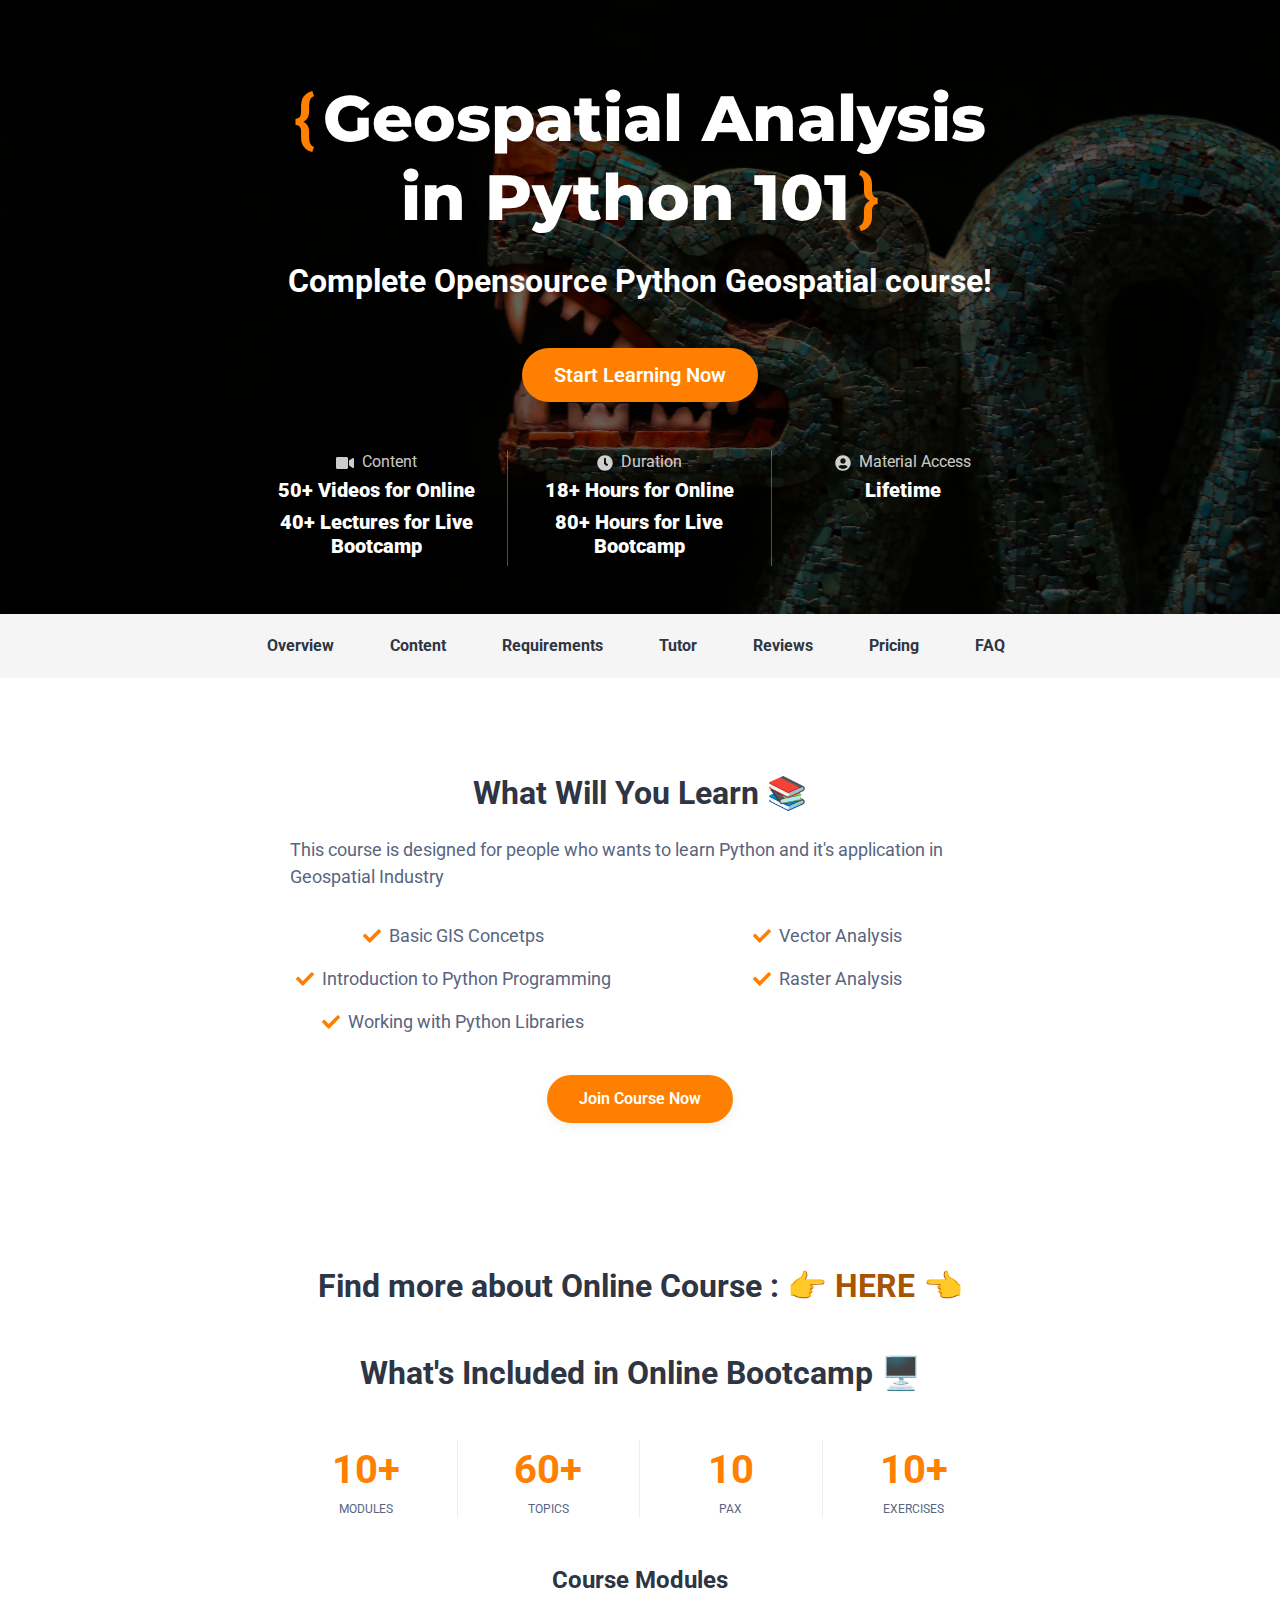
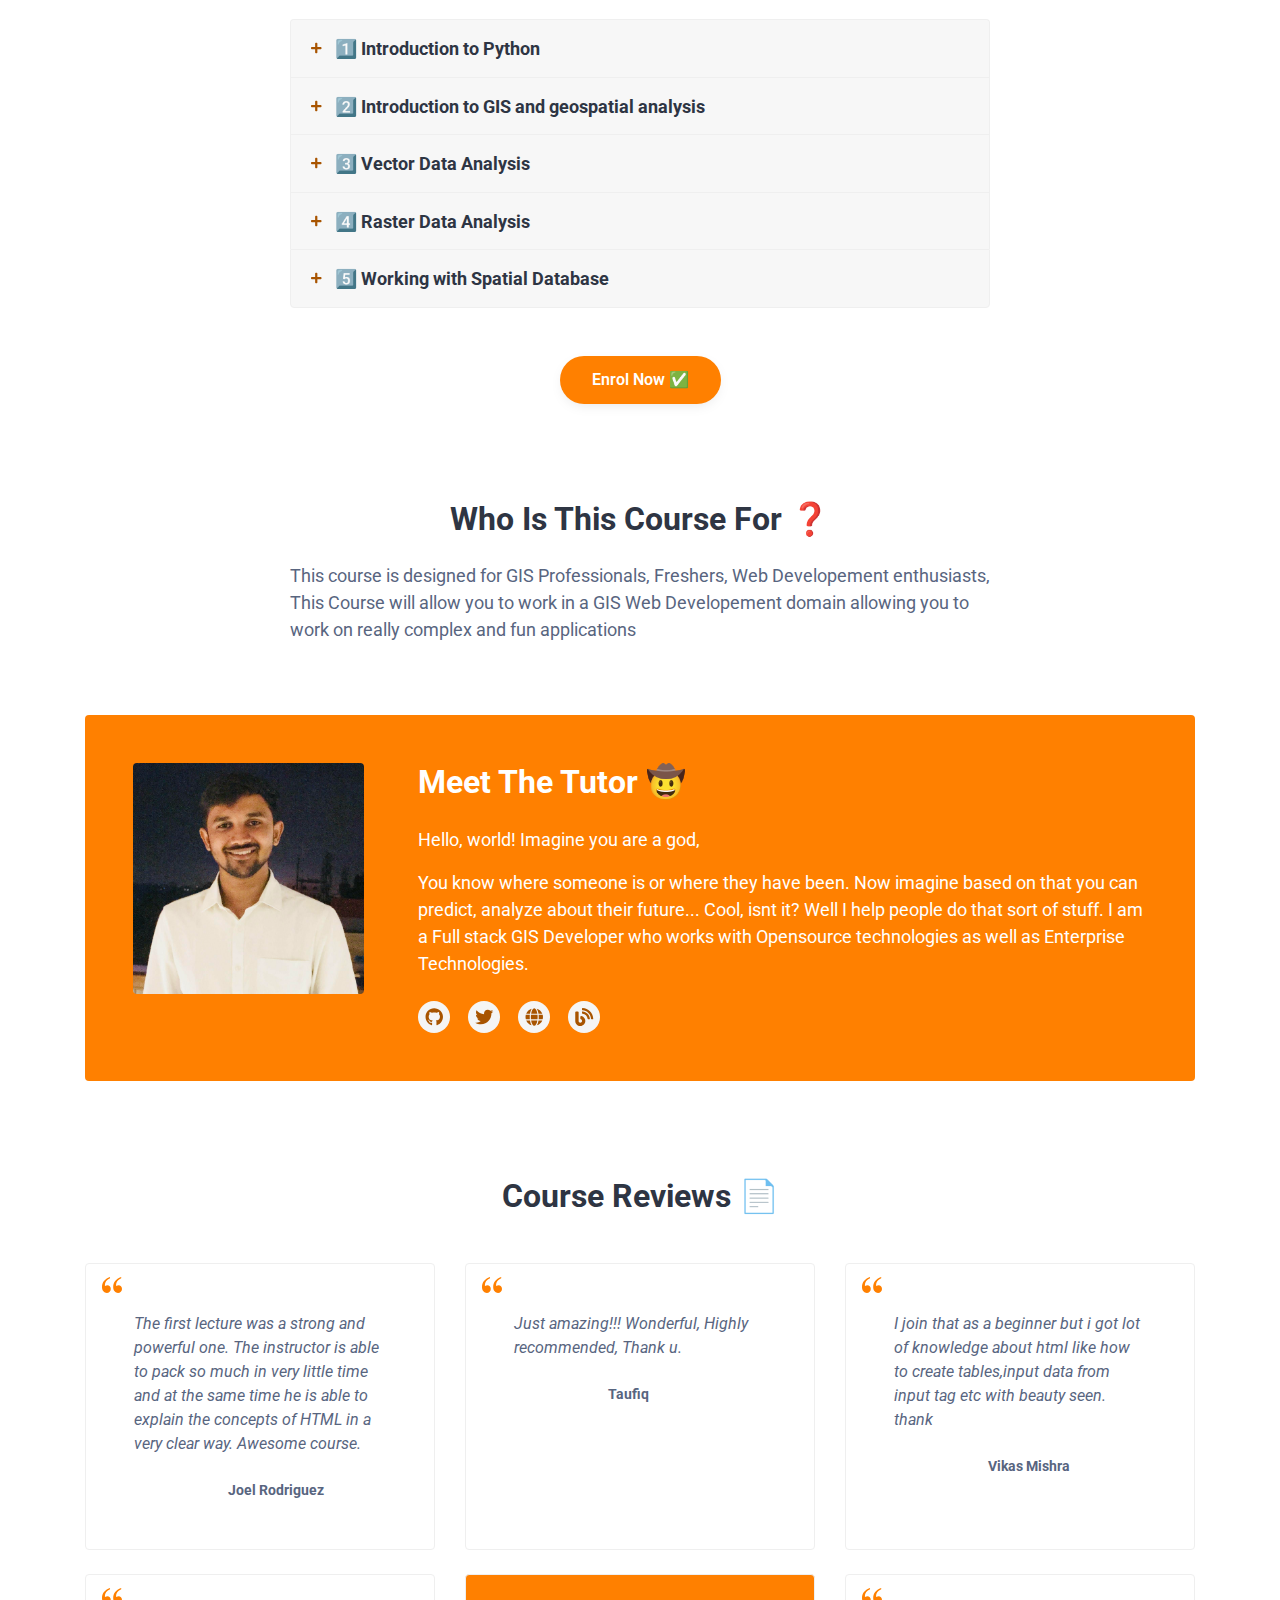
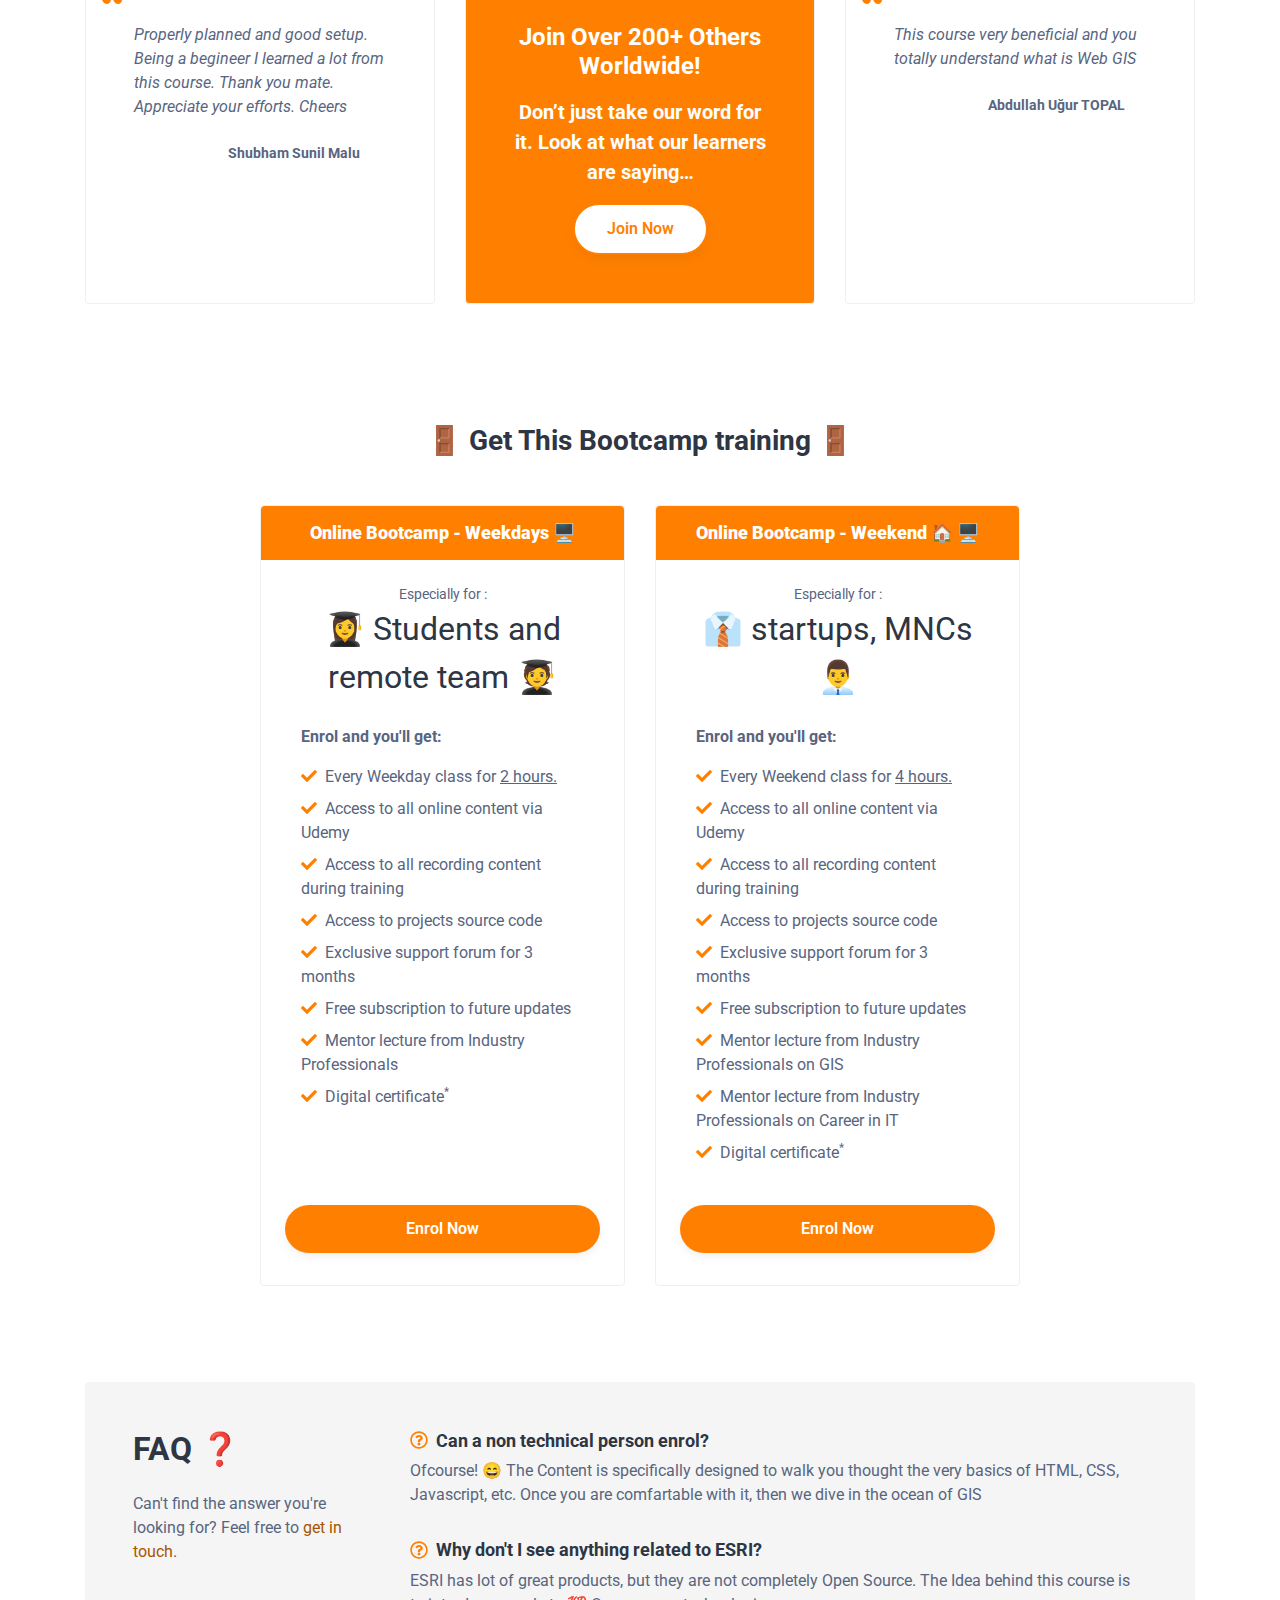
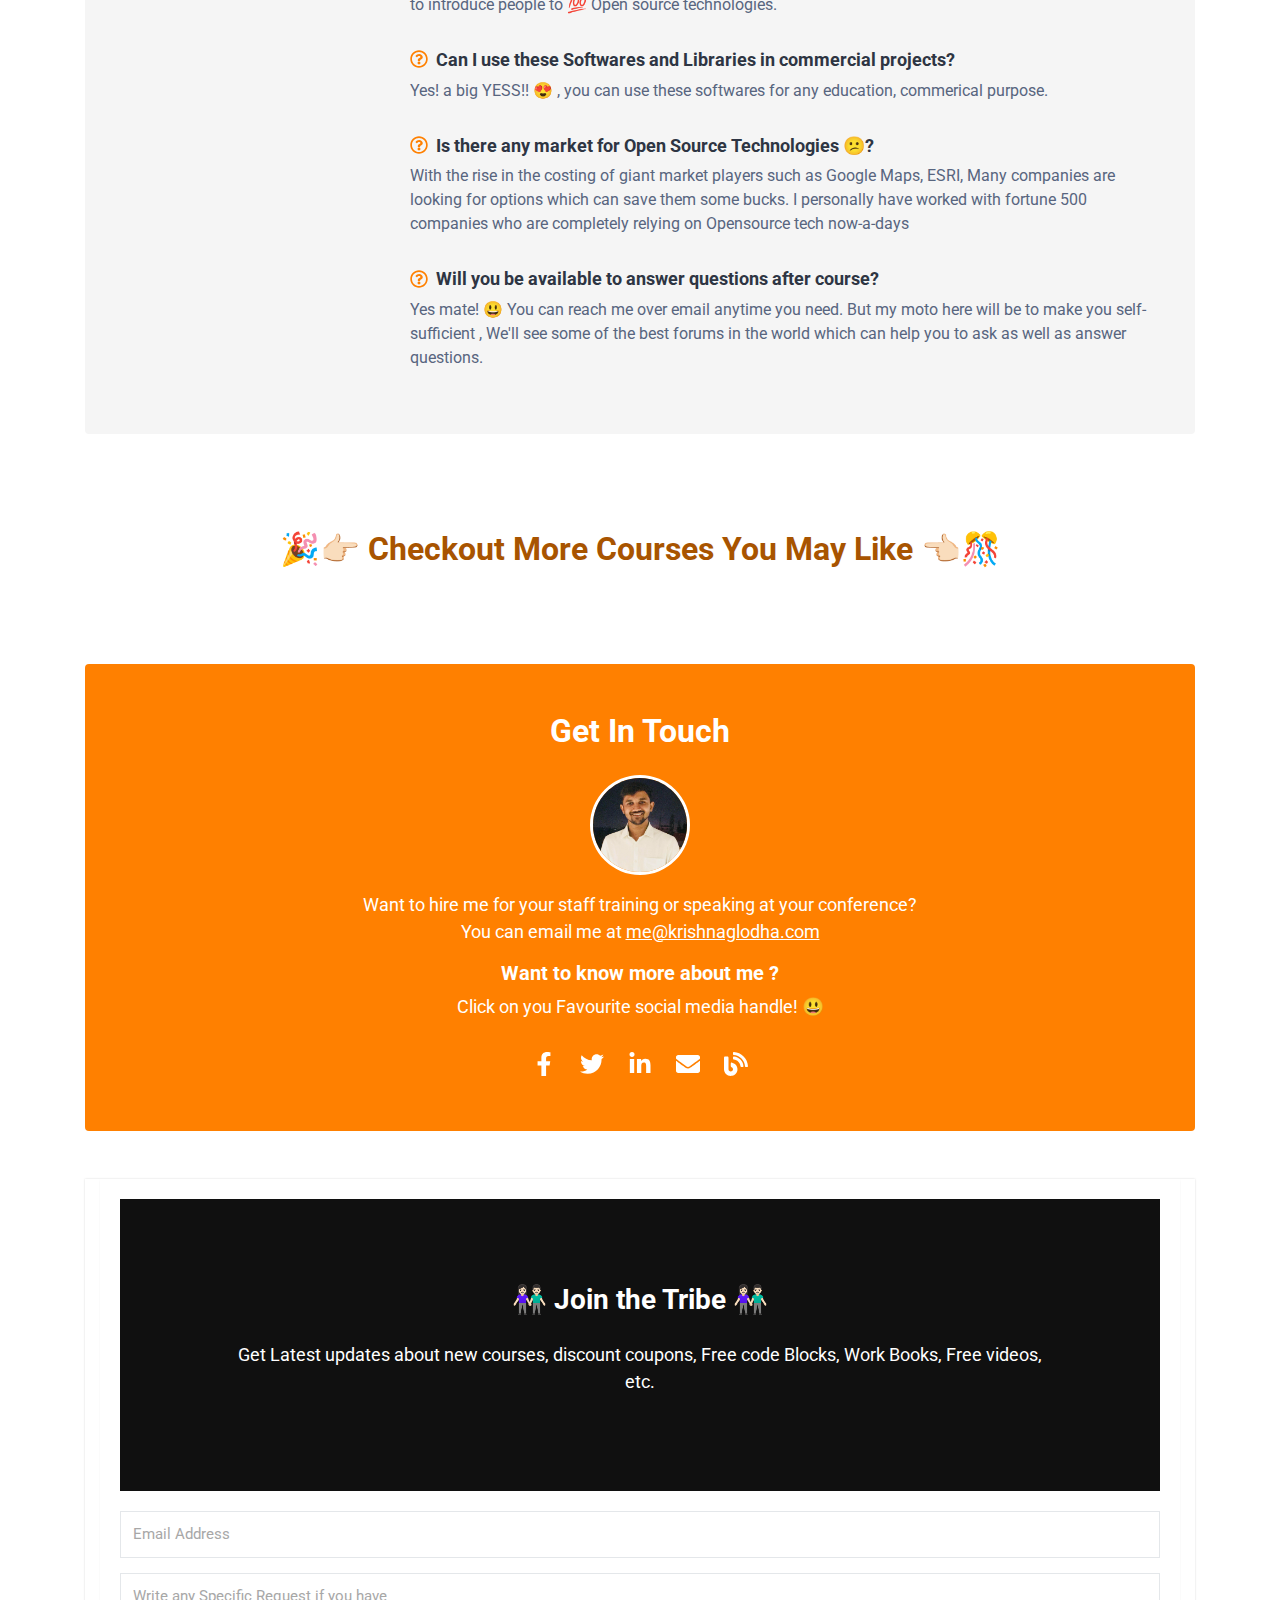
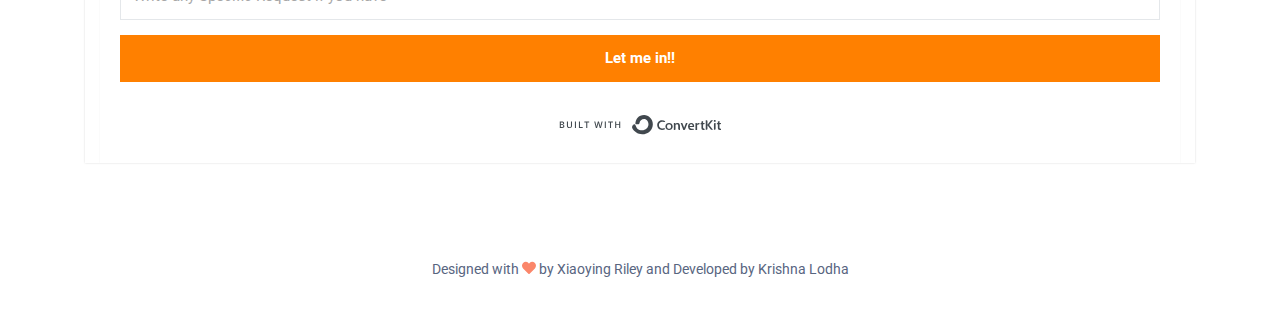
<file: geopython.html>
<!DOCTYPE html>
<html lang="en"> 
<head>
	<title>Geospatial analysis - Krishna </title>
	
	<!-- Meta -->
	<meta charset="utf-8">
	<meta http-equiv="X-UA-Compatible" content="IE=edge">
	<meta name="viewport" content="width=device-width, initial-scale=1.0">
	<meta name="description" content="Bootstrap 4 Landing Page Template For Online Courses">
	<meta name="author" content="Xiaoying Riley at 3rd Wave Media">    
	<link rel="shortcut icon" href="favicon.ico"> 
	
	<!-- Google Font -->
	<link href="https://fonts.googleapis.com/css?family=Montserrat:800|Roboto:400,500,700&display=swap" rel="stylesheet">
	
	<!-- FontAwesome JS-->
	<script defer src="assets/fontawesome/js/all.min.js"></script>

	<!-- Theme CSS -->  
	<link id="theme-style" rel="stylesheet" href="assets/css/geopython.css">


</head> 

<body>    

	<header class="header">
		<section class="hero-section">
			<div class="hero-mask">
			</div><!--//hero-mask-->
			<div class="container text-center py-5">
				<div class="single-col-max mx-auto">
					<div class="hero-heading-upper pt-3 mb-3"> <br class="d-md-none"></div>
					<h1 class="hero-heading mb-5">
						<span class="brand mb-4 d-block"><span class="text-highlight pr-2">{</span><span class="name">Geospatial Analysis in Python 101</span><span class="text-highlight pl-2">}</span></span>
					    <span class="desc d-block">Complete Opensource Python Geospatial course!</span>
				    </h1>
					<div class="text-center mb-5">
						<a href="#section-pricing" class="btn btn-primary btn-lg scrollto">Start Learning Now</a>
					</div>
					
					<div class="hero-summary">
						<div class="row">
							<div class="item col-4">
								<div class="summary-desc mb-1"><i class="icon fas fa-video mr-2"></i>Content</div>
								<h4 class="summary-heading">50+ <span class="desc">Videos for Online</span></h4>
								<h4 class="summary-heading">40+ <span class="desc">Lectures for Live Bootcamp</span></h4>
								
							</div><!--//col-->
							<div class="item col-4">
								<div class="summary-desc mb-1"><i class="icon fas fa-clock mr-2"></i>Duration</div>
								<h4 class="summary-heading">18+ <span class="desc">Hours for Online</span></h4>
								<h4 class="summary-heading">80+ <span class="desc">Hours for Live Bootcamp</span></h4>

								
							</div><!--//col-->
							<div class="item col-4">
								<div class="summary-desc mb-1"><i class="icon fas fa-user-circle mr-2"></i>Material Access</div>
								<h4 class="summary-heading">Lifetime</h4>
								
							</div><!--//col-->
						</div><!--//row-->
					</div><!--//hero-summary-->
				</div><!--//single-col-max-->
			</div><!--//container-->
			
		</section><!--//hero-section-->
	</header><!--//header-->
	
	<div class="sections-wrapper">
		
		<div class="section-nav-space-holder d-none d-lg-block">
	        <div id="section-nav-wrapper" class="section-nav-wrapper text-center">
	            <div class="container-fluid justify-content-center">
	                <ul id="section-nav" class="section-nav nav list-inline">
	                    <li class="nav-item"><a class="nav-link scrollto"  href="#section-overview">Overview</a></li>
	                    <li class="nav-item"><a class="nav-link scrollto"  href="#section-content">Content</a></li>
	                    <li class="nav-item"><a class="nav-link scrollto"  href="#section-requirements">Requirements</a></li>
	                    <li class="nav-item"><a class="nav-link scrollto"  href="#section-tutor">Tutor</a></li>
	                    <li class="nav-item"><a class="nav-link scrollto"  href="#section-reviews">Reviews</a></li>
	                    <li class="nav-item"><a class="nav-link scrollto"  href="#section-pricing">Pricing</a></li>
	                    <li class="nav-item"><a class="nav-link scrollto"  href="#section-faq">FAQ</a></li>
	                    <li class="nav-item d-none"><a class="nav-link" href="#section-more">More</a></li>
	                </ul><!--//page-nav-->
	            </div>
	        </div><!--//page-nav-wrapper-->
	    </div><!--//page-nav-space-holder-->
        
        
        <div class="section-blocks mb-5">
	        
		    <div id="section-overview" class="section-overview section pt-md-4 pt-lg-5">
		        <div class="container py-5">
			        <div class="section-col-max mx-auto">
				        <h3 class="section-title mb-4">What Will You Learn 📚</h3>
			            <p class="mb-4">This course is designed for people who wants to learn Python and it's application in Geospatial Industry</p>
			            <div class="text-center mb-3">
				            <ul class="column-list list-unstyled mx-auto d-inline-block">
								<li><i class="theme-check-icon fas fa-check mr-2"></i>Basic GIS Concetps</li>
								<li><i class="theme-check-icon fas fa-check mr-2"></i>Introduction to Python Programming</li>
								<li><i class="theme-check-icon fas fa-check mr-2"></i>Working with Python Libraries</li>
								<li><i class="theme-check-icon fas fa-check mr-2"></i>Vector Analysis </li>
								<li><i class="theme-check-icon fas fa-check mr-2"></i>Raster Analysis</li>
								<!-- <li><i class="theme-check-icon fas fa-check mr-2"></i>Creating Full stack application</li> -->
							</ul>
			            </div><!--//text-center-->
			            <div class="text-center mb-5">
				            <a class="btn btn-primary scrollto" href="#section-pricing">Join Course Now</a>
			            </div>
			            <!-- <div class="video-container">
				            <div class="embed-responsive embed-responsive-16by9">
			                    <iframe class="embed-responsive-item" width="560" height="315" src="https://www.youtube.com/embed/Ly6pm8UxZU4" frameborder="0" allow="accelerometer; autoplay; encrypted-media; gyroscope; picture-in-picture" allowfullscreen></iframe>
				            </div>
			            </div>//video-container -->
			            
			        </div><!--//section-col-max-->
		        </div><!--//container-->
		    </div><!--//section-overview-->
		    
		    <div id="section-content" class="section-content section">
		        <div class="container py-5">
			        <div class="section-col-max mx-auto">
						<h3 class="section-title mb-5">Find more about Online Course : <a href="https://www.udemy.com/course/complete-web-gis-development-course/"> 👉 HERE 👈</a>  </h3>
			            <h3 class="section-title mb-5">What's Included in Online Bootcamp 🖥️</h3>
			            
			            <div class="data-summary justify-content-center text-center">
				            <div class="row mb-5">
					            <div class="item col-6 col-lg-3 mb-3 mb-lg-0">
						            <div class="data">10+</div>
						            <div class="meta">Modules</div>
					            </div><!--//item-->
					            <div class="item col-6 col-lg-3 mb-3 mb-lg-0">
						            <div class="data">60+</div>
						            <div class="meta">Topics</div>
					            </div><!--//item-->
					            <div class="item col-6 col-lg-3 mb-3 mb-lg-0">
						            <div class="data">10</div>
						            <div class="meta">Pax</div>
					            </div><!--//item-->
					            <div class="item col-6 col-lg-3 mb-3 mb-lg-0">
						            <div class="data">10+</div>
						            <div class="meta">Exercises</div>
					            </div><!--//item-->
				            </div><!--//row-->
			            </div><!--//course-summary-->
			            
			            <h4 class="text-center mb-4">Course Modules</h4>
			            
						<div class="accordion module-accordion" id="module-accordion">	
							<div class="module-item card">
							    <div class="module-header card-header" id="module-heading-1">
							        <h4 class="module-title mb-0">
								        <a class="card-toggle module-toggle" href="#module-1" data-toggle="collapse" data-target="#module-1" aria-expanded="true" aria-controls="module-1">
									        <i class="module-toggle-icon fas fa-plus mr-2"></i>
								            1️⃣  Introduction to Python
								        </a>
							        </h4>
							    </div><!--//card-header-->
							
								<div id="module-1" class="module-content collapse" aria-labelledby="module-heading-1" >
									<div class="card-body p-0">
										<!-- <div class="module-intro p-3">Coding is easy!! What to code is hard ! In this module we'll have a look at basics of web developement and we'll start by creating Basic Web page using HTML</div> -->
									   
										<div class="module-sub-item p-3">
										    <div class="row justify-content-between">
											    <div class="col-9"><span class="theme-text-secondary mr-2">1.1</span>History about python and installation</div>
											    <!-- <div class="col-3 text-right extra-info">15:20</div> -->
										    </div>
									    </div>
									    <div class="module-sub-item p-3">
										    <div class="row justify-content-between">
											    <div class="col-9"><span class="theme-text-secondary mr-2">1.2</span>Hello world in python</div>
											    <!-- <div class="col-3 text-right extra-info">15:20</div> -->
										    </div>
									    </div><!--//module-sub-item-->
									    <div class="module-sub-item p-3">
										    <div class="row justify-content-between">
											    <div class="col-9"><span class="theme-text-secondary mr-2">1.3</span>Using Editors and Notebook to write programs</div>
											    <!-- <div class="col-3 text-right extra-info">23:15</div> -->
										    </div>
									    </div><!--//module-sub-item-->
									    <div class="module-sub-item p-3">
										    <div class="row justify-content-between">
											    <div class="col-9"><span class="theme-text-secondary mr-2">1.4</span>Data types in python</div>
											    <!-- <div class="col-3 text-right extra-info">07:50</div> -->
										    </div>
									    </div><!--//module-sub-item-->
									    <div class="module-sub-item p-3">
										    <div class="row justify-content-between">
											    <div class="col-9"><span class="theme-text-secondary mr-2">1.5</span>Lists, Tuples, Dictionary, Set</div>
											    <!-- <div class="col-3 text-right extra-info"><span class="icon dripicons-download mr-2"></span>Resources</div> -->
										    </div>
									    </div><!--//module-sub-item-->
									    <div class="module-sub-item p-3">
										    <div class="row justify-content-between">
											    <div class="col-9"><span class="theme-text-secondary mr-2">1.6</span>Functions in python</div>
											    <!-- <div class="col-3 text-right extra-info"><span class="icon dripicons-download mr-2"></span>Resources</div> -->
										    </div>
										</div>
										<div class="module-sub-item p-3">
										    <div class="row justify-content-between">
											    <div class="col-9"><span class="theme-text-secondary mr-2">1.7</span>Loops in Python ( While, For, Nested) </div>
											    <!-- <div class="col-3 text-right extra-info"><span class="icon dripicons-download mr-2"></span>Resources</div> -->
										    </div>
										</div>
										<div class="module-sub-item p-3">
										    <div class="row justify-content-between">
											    <div class="col-9"><span class="theme-text-secondary mr-2">1.8 </span>If-else in Python</div>
											    <!-- <div class="col-3 text-right extra-info"><span class="icon dripicons-download mr-2"></span>Resources</div> -->
										    </div>
									    </div>
											<div class="module-sub-item p-3">
										    <div class="row justify-content-between">
											    <div class="col-9"><span class="theme-text-secondary mr-2">1.9 </span>Classes and Object in Python</div>
											    <!-- <div class="col-3 text-right extra-info"><span class="icon dripicons-download mr-2"></span>Resources</div> -->
										    </div>
									    </div>
											<div class="module-sub-item p-3">
										    <div class="row justify-content-between">
											    <div class="col-9"><span class="theme-text-secondary mr-2">1.10 </span>Decorators in Python</div>
											    <!-- <div class="col-3 text-right extra-info"><span class="icon dripicons-download mr-2"></span>Resources</div> -->
										    </div>
									    </div>
											<div class="module-sub-item p-3">
										    <div class="row justify-content-between">
											    <div class="col-9"><span class="theme-text-secondary mr-2">1.11 </span>File handling in Python</div>
											    <!-- <div class="col-3 text-right extra-info"><span class="icon dripicons-download mr-2"></span>Resources</div> -->
										    </div>
									    </div>
											<div class="module-sub-item p-3">
										    <div class="row justify-content-between">
											    <div class="col-9"><span class="theme-text-secondary mr-2">1.12 </span>Modules and Packages in Python</div>
											    <!-- <div class="col-3 text-right extra-info"><span class="icon dripicons-download mr-2"></span>Resources</div> -->
										    </div>
									    </div>
											<div class="module-sub-item p-3">
										    <div class="row justify-content-between">
											    <div class="col-9"><span class="theme-text-secondary mr-2">1.13 </span>Project 1 - Building Own Calculator</div>
											    <!-- <div class="col-3 text-right extra-info"><span class="icon dripicons-download mr-2"></span>Resources</div> -->
										    </div>
									    </div>
											<div class="module-sub-item p-3">
										    <div class="row justify-content-between">
											    <div class="col-9"><span class="theme-text-secondary mr-2">1.14 </span>Project 2 - Automation in Python</div>
											    <!-- <div class="col-3 text-right extra-info"><span class="icon dripicons-download mr-2"></span>Resources</div> -->
										    </div>
									    </div>
											<div class="module-sub-item p-3">
										    <div class="row justify-content-between">
											    <div class="col-9"><span class="theme-text-secondary mr-2">1.15 </span>Introduction to Python framework (Django, Flask)  </div>
											    <!-- <div class="col-3 text-right extra-info"><span class="icon dripicons-download mr-2"></span>Resources</div> -->
										    </div>
									    </div>

									</div><!--//card-body-->
								</div><!--//module-content-->
							</div><!--//module-item-->
							
							<div class="module-item card">
							    <div class="module-header card-header" id="module-heading-2">
							        <h4 class="module-title mb-0">
								        <a class="card-toggle module-toggle" href="#module-2" data-toggle="collapse" data-target="#module-2" aria-expanded="true" aria-controls="module-2">
									        <i class="module-toggle-icon fas fa-plus mr-2"></i>
								            2️⃣ Introduction to GIS and geospatial analysis
								        </a>
							        </h4>
							    </div><!--//card-header-->
							
								<div id="module-2" class="module-content collapse" aria-labelledby="module-heading-2" >
									<div class="card-body p-0">
										
									    <div class="module-sub-item p-3">
										    <div class="row justify-content-between">
											    <div class="col-9"><span class="theme-text-secondary mr-2">2.1 </span>Introduction to GIS</div>
											    <!-- <div class="col-3 text-right extra-info">02:30</div> -->
										    </div>
									    </div><!--//module-sub-item-->
									    <div class="module-sub-item p-3">
										    <div class="row justify-content-between">
											    <div class="col-9"><span class="theme-text-secondary mr-2">2.2 </span>Data Formats in GIS</div>
											    <!-- <div class="col-3 text-right extra-info">15:20</div> -->
										    </div>
									    </div><!--//module-sub-item-->
									    <div class="module-sub-item p-3">
										    <div class="row justify-content-between">
											    <div class="col-9"><span class="theme-text-secondary mr-2">2.3 </span>Basics of Remote Sensing</div>
											    <!-- <div class="col-3 text-right extra-info">23:15</div> -->
										    </div>
										</div><!--//module-sub-item-->
										
										<div class="module-sub-item p-3">
										    <div class="row justify-content-between">
											    <div class="col-9"><span class="theme-text-secondary mr-2">2.4 </span>Different types of data representation</div>
											    <div class="col-12 text-left extra-info">Thematic Map, Temporal Map</div>
										    </div>
									    </div><!--//module-sub-item-->
										<div class="module-sub-item p-3">
										    <div class="row justify-content-between">
											    <div class="col-9"><span class="theme-text-secondary mr-2">2.5 </span>Vector GIS Analysis Concepts</div>
											    <div class="col-12 text-left extra-info">Buffer, Intersection, Merge, Within, Union</div>
										    </div>
										</div><!--//module-sub-item-->
										<div class="module-sub-item p-3">
										    <div class="row justify-content-between">
											    <div class="col-9"><span class="theme-text-secondary mr-2">2.6 </span>Raster GIS Analysis Concepts</div>
											    <div class="col-12 text-left extra-info">Change Detection, Feature Extraction, Supervised-unsupervised classification</div>
										    </div>
										</div><!--//module-sub-item-->
											<div class="module-sub-item p-3">
										    <div class="row justify-content-between">
											    <div class="col-9"><span class="theme-text-secondary mr-2">2.7 </span>Introduction to Spatial Databases</div>
											    <!-- <div class="col-3 text-right extra-info">Change Detection, Feature Extraction, Supervised-unsupervised classification</div> -->
										    </div>
										</div><!--//module-sub-item-->
											<div class="module-sub-item p-3">
										    <div class="row justify-content-between">
											    <div class="col-9"><span class="theme-text-secondary mr-2">2.8 </span>Introduction to QGIS</div>
											    <!-- <div class="col-3 text-right extra-info">Change Detection, Feature Extraction, Supervised-unsupervised classification</div> -->
										    </div>
										</div><!--//module-sub-item-->
									    									    
									</div><!--//card-body-->
								</div><!--//module-content-->
							</div><!--//module-item-->
							
							<div class="module-item card">
							    <div class="module-header card-header" id="module-heading-3">
							        <h4 class="module-title mb-0">
								        <a class="card-toggle module-toggle" href="#module-3" data-toggle="collapse" data-target="#module-3" aria-expanded="true" aria-controls="module-3">
									        <i class="module-toggle-icon fas fa-plus mr-2"></i>
								            3️⃣ Vector Data Analysis
								        </a>
							        </h4>
							    </div><!--//card-header-->
							
								<div id="module-3" class="module-content collapse" aria-labelledby="module-heading-3" >
									<div class="card-body p-0">
									    <div class="module-sub-item p-3">
										    <div class="row justify-content-between">
											    <div class="col-9"><span class="theme-text-secondary mr-2">3.1 </span>Installations of Geospatial libraries</div>
											    <div class="col-12 text-left extra-info">GDAL/OGR, GEOS, Shapely, Fiona, GeoPandas, pyproj</div>
										    </div>
									    </div><!--//module-sub-item-->
									    <div class="module-sub-item p-3">
										    <div class="row justify-content-between">
											    <div class="col-9"><span class="theme-text-secondary mr-2">3.2 </span>Initiate Vector data</div>
											    <div class="col-12 text-left extra-info">Create, Read, Convert Vector data</div>
										    </div>
									    </div><!--//module-sub-item-->
									    <div class="module-sub-item p-3">
										    <div class="row justify-content-between">
											    <div class="col-9"><span class="theme-text-secondary mr-2">3.3 </span>Correcting Vector Data</div>
											    <div class="col-12 text-left extra-info">Projections, Reprojections</div>
										    </div>
									    </div><!--//module-sub-item-->
										<div class="module-sub-item p-3">
										    <div class="row justify-content-between">
											    <div class="col-9"><span class="theme-text-secondary mr-2">3.4 </span>Spatial Querying data</div>
											    <!-- <div class="col-3 text-right extra-info">23:15</div> -->
										    </div>
										</div><!--//module-sub-item-->
										<div class="module-sub-item p-3">
										    <div class="row justify-content-between">
											    <div class="col-9"><span class="theme-text-secondary mr-2">3.5 </span>Geospatial Analysis on Vector data </div>
											    <!-- <div class="col-3 text-right extra-info">23:15</div> -->
										    </div>
									    </div><!--//module-sub-item-->
										<div class="module-sub-item p-3">
										    <div class="row justify-content-between">
											    <div class="col-9"><span class="theme-text-secondary mr-2">3.6 </span>Visualisation of Vector data  </div>
											    <!-- <div class="col-3 text-right extra-info">23:15</div> -->
										    </div>
									    </div><!--//module-sub-item-->
										<div class="module-sub-item p-3">
										    <div class="row justify-content-between">
											    <div class="col-9"><span class="theme-text-secondary mr-2">3.7 </span>Create Interactive map within python </div>
											    <!-- <div class="col-3 text-right extra-info">23:15</div> -->
										    </div>
									    </div><!--//module-sub-item-->
										<div class="module-sub-item p-3">
										    <div class="row justify-content-between">
											    <div class="col-9"><span class="theme-text-secondary mr-2">3.8 </span>Project </div>
											    <!-- <div class="col-3 text-right extra-info">23:15</div> -->
										    </div>
									    </div><!--//module-sub-item-->
								
									    
									</div><!--//card-body-->
								</div><!--//module-content-->
							</div><!--//module-item-->
							
							<div class="module-item card">
							    <div class="module-header card-header" id="module-heading-4">
							        <h4 class="module-title mb-0">
								        <a class="card-toggle module-toggle" href="#module-4" data-toggle="collapse" data-target="#module-4" aria-expanded="true" aria-controls="module-4">
									        <i class="module-toggle-icon fas fa-plus mr-2"></i>
								            4️⃣ Raster Data Analysis 
								        </a>
							        </h4>
							    </div><!--//card-header-->
							
								<div id="module-4" class="module-content collapse" aria-labelledby="module-heading-4" >
									<div class="card-body p-0">
									    <div class="module-sub-item p-3">
										    <div class="row justify-content-between">
											    <div class="col-9"><span class="theme-text-secondary mr-2">4.1 </span>Conversion of raster data formats </div>
											    <!-- <div class="col-3 text-right extra-info">02:30</div> -->
										    </div>
									    </div><!--//module-sub-item-->
									    <div class="module-sub-item p-3">
										    <div class="row justify-content-between">
											    <div class="col-9"><span class="theme-text-secondary mr-2">4.2 </span>Modifying Raster Data </div>
											    <!-- <div class="col-3 text-right extra-info">15:20</div> -->
										    </div>
									    </div><!--//module-sub-item-->
									    <div class="module-sub-item p-3">
										    <div class="row justify-content-between">
											    <div class="col-9"><span class="theme-text-secondary mr-2">4.3 </span>Reading Raster from Database</div>
											    <!-- <div class="col-3 text-right extra-info">23:15</div> -->
										    </div>
										</div><!--//module-sub-item-->
										<div class="module-sub-item p-3">
										    <div class="row justify-content-between">
											    <div class="col-9"><span class="theme-text-secondary mr-2">4.4 </span>Querying Raster Data</div>
											    <!-- <div class="col-3 text-right extra-info">23:15</div> -->
										    </div>
										</div><!--//module-sub-item-->
										<div class="module-sub-item p-3">
										    <div class="row justify-content-between">
											    <div class="col-9"><span class="theme-text-secondary mr-2">4.5 </span>Project</div>
											    <!-- <div class="col-3 text-right extra-info">23:15</div> -->
										    </div>
										</div><!--//module-sub-item-->
										
								
									    
									</div><!--//card-body-->
								</div><!--//module-content-->
							</div><!--//module-item-->
							
							<div class="module-item card">
							    <div class="module-header card-header" id="module-heading-5">
							        <h4 class="module-title mb-0">
								        <a class="card-toggle module-toggle" href="#module-5" data-toggle="collapse" data-target="#module-5" aria-expanded="true" aria-controls="module-5">
									        <i class="module-toggle-icon fas fa-plus mr-2"></i>
								            5️⃣ Working with Spatial Database 
								        </a>
							        </h4>
							    </div><!--//card-header-->
							
								<div id="module-5" class="module-content collapse" aria-labelledby="module-heading-5" >
									<div class="card-body p-0">
									    <div class="module-sub-item p-3">
										    <div class="row justify-content-between">
											    <div class="col-9"><span class="theme-text-secondary mr-2">5.1 </span>Using PostgreSQL-postGIS in python notebook</div>
											    <!-- <div class="col-3 text-right extra-info">02:30</div> -->
										    </div>
									    </div><!--//module-sub-item-->
									    <div class="module-sub-item p-3">
										    <div class="row justify-content-between">
										    <div class="col-9"><span class="theme-text-secondary mr-2">5.2 </span>CRUD Operation on GIS data</div>
											    <div class="col-12 text-left extra-info">Create, Retrieve, Update, Delete data </div>
										    </div>
									    </div><!--//module-sub-item-->
									    <div class="module-sub-item p-3">
										    <div class="row justify-content-between">
											    <div class="col-9"><span class="theme-text-secondary mr-2">5.3 </span>Spatial Querying data in python notebook</div>
											    <!-- <div class="col-3 text-right extra-info">23:15</div> -->
										    </div>
									    </div><!--//module-sub-item-->
								<div class="module-sub-item p-3">
										    <div class="row justify-content-between">
											    <div class="col-9"><span class="theme-text-secondary mr-2">5.4 </span>Creating Interactive map </div>
											    <!-- <div class="col-3 text-right extra-info">23:15</div> -->
										    </div>
									    </div><!--//module-sub-item-->
									    
									</div><!--//card-body-->
								</div><!--//module-content-->
							</div><!--//module-item-->
						
						</div><!--//module-accordion-->
						
						<div class="text-center mt-5">
				            <a class="btn btn-primary scrollto" href="#section-pricing">Enrol Now ✅</a>
			            </div>
			            
			            
			        </div>	            
		        </div><!--//container-->
		    </div><!--//section-content-->
		    
		    <div id="section-requirements" class="section-requirements section">
		        <div class="container py-5">
			        <div class="section-col-max mx-auto">
				        <h3 class="section-title mb-4">Who Is This Course For ❓</h3>
			            <p class="mb-4">This course is designed for GIS Professionals, Freshers, Web Developement enthusiasts, This Course will allow you to work in a GIS Web Developement domain allowing you to work on really complex and fun applications  </p>
			            
			             <!-- <div class="lead-form-wrapper single-col-max mx-auto theme-bg-light rounded p-5">
						    <h4 class="form-heading text-center mb-3">Get Free Course Previews</h4>
						    <div class="form-intro text-center mb-3">Sign up to get instant access to the course previews.</div>
						    <div class="form-wrapper">
							    <form class="lead-form">
									<div class="form-group mb-3">
										<label for="email" class="sr-only">Email</label>
										<input type="email" class="form-control " id="email" placeholder="Your Email">
									</div>
									<button type="submit" class="btn btn-ghost btn-submit btn-block">Sign Up Now</button>
								</form>
						    </div>
					    </div> -->
			            
			        </div>
		        </div><!--//container-->
		    </div><!--//section-requirements-->
		    
		    <div id="section-tutor" class="section-tutor section pb-5">			    
		        <div class="container">
			        <div class="container-inner p-5 position-relative theme-bg-primary rounded">
				        <div class="row">
					        <div class="col-12 col-lg-3">
						        <div class="tutor-img-holder mb-5 mb-lg-0 text-center">
							        <img class="tutor-profile img-fluid rounded" src="assets/images/me.jpg" alt="">
						        </div><!--//tutor-img-holder-->
					        </div><!--//col-->
					        <div class="col-12 col-lg-9">
						        <div class="pl-lg-4">
							        <h3 class="section-title mb-4 text-white text-lg-left">Meet The Tutor 🤠</h3>
							        <p>Hello, world! Imagine you are a god,</p>
									<p>		You know where someone is or where they have been.
										Now imagine based on that you can predict, analyze about their future...
										Cool, isnt it? Well I help people do that sort of stuff.
										I am a Full stack GIS Developer who works with Opensource technologies as well as Enterprise Technologies.</p>	
						            <div class="text-center text-lg-left">
							            <ul class="social-list list-unstyled mt-4 mb-0 mx-auto mx-lg-0">
											<li class="list-inline-item"><a href="https://github.com/krishnaglodha"><i class="fab fa-github fa-fw"></i></a></li> 
											<li class="list-inline-item"><a href="https://twitter.com/krishnaglodha"><i class="fab fa-twitter fa-fw"></i></a></li>
											<li class="list-inline-item"><a href="http://krishnaglodha.com/"><i class="fa fa-globe fa-fw"></i></a></li>
											<li class="list-inline-item"><a href="https://krishnaglodha.medium.com/"><i class="fa fa-blog fa-fw"></i></a></li>
										</ul><!--//social-list-->	
						            </div>				        
			                    </div>
					        </div><!--//col-->
				        </div><!--//row-->
			        </div><!--//container-inner-->
		        </div><!--//container-->
		    </div><!--//section-tutor-->
		    
		    <div id="section-reviews" class="section-reviews py-5">
		        <div class="container">
			        <h3 class="section-title mb-5">Course Reviews 📄</h3>
			        <div class="row">
				        <div class="col-12 col-md-6 col-lg-4 mb-4">
					        <div class="review-item rounded p-5">
								<blockquote class="quote mb-4">
									<div class="quote-icon-holder">
										<svg class="quote-icon-svg" width="20px" height="16px" viewBox="0 0 20 16" version="1.1" xmlns="http://www.w3.org/2000/svg" xmlns:xlink="http://www.w3.org/1999/xlink">
											<g  stroke="none" stroke-width="1" fill="none" fill-rule="evenodd">
											    <path class="quote-icon-path" d="M19.2093023,0 L19.2093023,1.17365269 C17.5968912,1.78044216 16.3333379,2.73452443 15.4186047,4.03592814 C14.5038714,5.33733186 14.0465116,6.69061174 14.0465116,8.09580838 C14.0465116,8.39920311 14.0930228,8.62275377 14.1860465,8.76646707 C14.2480623,8.86227593 14.3178291,8.91017964 14.3953488,8.91017964 C14.4728686,8.91017964 14.5891465,8.85429198 14.744186,8.74251497 C15.2403126,8.37524766 15.8682133,8.19161677 16.627907,8.19161677 C17.5116323,8.19161677 18.2945702,8.56287054 18.9767442,9.30538922 C19.6589181,10.0479079 20,10.9301346 20,11.9520958 C20,13.0219614 19.608531,13.9640678 18.8255814,14.7784431 C18.0426317,15.5928184 17.0930288,16 15.9767442,16 C14.6744121,16 13.5503923,15.4491073 12.6046512,14.3473054 C11.65891,13.2455035 11.1860465,11.7684723 11.1860465,9.91616766 C11.1860465,7.76046826 11.8294509,5.82835186 13.1162791,4.11976048 C14.4031072,2.4111691 16.4340947,1.03792934 19.2093023,0 Z M8.02325581,0 L8.02325581,1.17365269 C6.41084465,1.78044216 5.1472914,2.73452443 4.23255814,4.03592814 C3.31782488,5.33733186 2.86046512,6.69061174 2.86046512,8.09580838 C2.86046512,8.39920311 2.90697628,8.62275377 3,8.76646707 C3.06201581,8.86227593 3.13178256,8.91017964 3.20930233,8.91017964 C3.28682209,8.91017964 3.4031,8.85429198 3.55813953,8.74251497 C4.05426605,8.37524766 4.68216674,8.19161677 5.44186047,8.19161677 C6.32558581,8.19161677 7.10852372,8.56287054 7.79069767,9.30538922 C8.47287163,10.0479079 8.81395349,10.9301346 8.81395349,11.9520958 C8.81395349,13.0219614 8.42248453,13.9640678 7.63953488,14.7784431 C6.85658523,15.5928184 5.90698233,16 4.79069767,16 C3.48836558,16 2.36434581,15.4491073 1.41860465,14.3473054 C0.472863488,13.2455035 0,11.7684723 0,9.91616766 C0,7.76046826 0.643404419,5.82835186 1.93023256,4.11976048 C3.2170607,2.4111691 5.24804814,1.03792934 8.02325581,0 Z" ></path>
											</g>
										</svg><!--//quote-icon-->
									</div>
									<p>The first lecture was a strong and powerful one. The instructor is able to pack so much in very little time and at the same time he is able to explain the concepts of HTML in a very clear way.

										Awesome course.
										
										</p>
								</blockquote><!--//quote-->
								<div class="source">
									<div class="row align-items-center">
										<div class="col-3 col-lg-4">
											<!-- <div class="profile"><img class="profile-image img-fluid" src="assets/images/users/user-1.jpg" alt=""></div> -->
										</div><!--col-12-->
										<div class="col-9 col-lg-8">
											<div class="name font-weight-bold">Joel Rodriguez</div>
											<!-- <div class="meta">New York</div> -->
										</div><!--//col-12-->
									</div><!--//row-->
								</div><!--//source-->
							</div><!--//item-->
				        </div><!--//col-->
				        <div class="col-12 col-md-6 col-lg-4 mb-4">
					        <div class="review-item rounded p-5">
								<blockquote class="quote mb-4">
									<div class="quote-icon-holder">
										<svg class="quote-icon-svg" width="20px" height="16px" viewBox="0 0 20 16" version="1.1" xmlns="http://www.w3.org/2000/svg" xmlns:xlink="http://www.w3.org/1999/xlink">
											<g  stroke="none" stroke-width="1" fill="none" fill-rule="evenodd">
											    <path class="quote-icon-path" d="M19.2093023,0 L19.2093023,1.17365269 C17.5968912,1.78044216 16.3333379,2.73452443 15.4186047,4.03592814 C14.5038714,5.33733186 14.0465116,6.69061174 14.0465116,8.09580838 C14.0465116,8.39920311 14.0930228,8.62275377 14.1860465,8.76646707 C14.2480623,8.86227593 14.3178291,8.91017964 14.3953488,8.91017964 C14.4728686,8.91017964 14.5891465,8.85429198 14.744186,8.74251497 C15.2403126,8.37524766 15.8682133,8.19161677 16.627907,8.19161677 C17.5116323,8.19161677 18.2945702,8.56287054 18.9767442,9.30538922 C19.6589181,10.0479079 20,10.9301346 20,11.9520958 C20,13.0219614 19.608531,13.9640678 18.8255814,14.7784431 C18.0426317,15.5928184 17.0930288,16 15.9767442,16 C14.6744121,16 13.5503923,15.4491073 12.6046512,14.3473054 C11.65891,13.2455035 11.1860465,11.7684723 11.1860465,9.91616766 C11.1860465,7.76046826 11.8294509,5.82835186 13.1162791,4.11976048 C14.4031072,2.4111691 16.4340947,1.03792934 19.2093023,0 Z M8.02325581,0 L8.02325581,1.17365269 C6.41084465,1.78044216 5.1472914,2.73452443 4.23255814,4.03592814 C3.31782488,5.33733186 2.86046512,6.69061174 2.86046512,8.09580838 C2.86046512,8.39920311 2.90697628,8.62275377 3,8.76646707 C3.06201581,8.86227593 3.13178256,8.91017964 3.20930233,8.91017964 C3.28682209,8.91017964 3.4031,8.85429198 3.55813953,8.74251497 C4.05426605,8.37524766 4.68216674,8.19161677 5.44186047,8.19161677 C6.32558581,8.19161677 7.10852372,8.56287054 7.79069767,9.30538922 C8.47287163,10.0479079 8.81395349,10.9301346 8.81395349,11.9520958 C8.81395349,13.0219614 8.42248453,13.9640678 7.63953488,14.7784431 C6.85658523,15.5928184 5.90698233,16 4.79069767,16 C3.48836558,16 2.36434581,15.4491073 1.41860465,14.3473054 C0.472863488,13.2455035 0,11.7684723 0,9.91616766 C0,7.76046826 0.643404419,5.82835186 1.93023256,4.11976048 C3.2170607,2.4111691 5.24804814,1.03792934 8.02325581,0 Z" ></path>
											</g>
										</svg><!--//quote-icon-->
									</div>
									<p>Just amazing!!! Wonderful, Highly recommended, Thank u.
									</p>
								</blockquote><!--//quote-->
								<div class="source">
									<div class="row align-items-center">
										<div class="col-3 col-lg-4">
											<!-- <div class="profile"><img class="profile-image img-fluid" src="assets/images/users/user-2.jpg" alt=""></div> -->
										</div><!--col-12-->
										<div class="col-9 col-lg-8">
											<div class="name font-weight-bold">Taufiq</div>
											<!-- <div class="meta">London</div> -->
										</div><!--//col-12-->
									</div><!--//row-->
								</div><!--//source-->
							</div><!--//item-->
				        </div><!--//col-->
				        <div class="col-12 col-md-6 col-lg-4 mb-4">
					        <div class="review-item rounded p-5">
								<blockquote class="quote mb-4">
									<div class="quote-icon-holder">
										<svg class="quote-icon-svg" width="20px" height="16px" viewBox="0 0 20 16" version="1.1" xmlns="http://www.w3.org/2000/svg" xmlns:xlink="http://www.w3.org/1999/xlink">
											<g  stroke="none" stroke-width="1" fill="none" fill-rule="evenodd">
											    <path class="quote-icon-path" d="M19.2093023,0 L19.2093023,1.17365269 C17.5968912,1.78044216 16.3333379,2.73452443 15.4186047,4.03592814 C14.5038714,5.33733186 14.0465116,6.69061174 14.0465116,8.09580838 C14.0465116,8.39920311 14.0930228,8.62275377 14.1860465,8.76646707 C14.2480623,8.86227593 14.3178291,8.91017964 14.3953488,8.91017964 C14.4728686,8.91017964 14.5891465,8.85429198 14.744186,8.74251497 C15.2403126,8.37524766 15.8682133,8.19161677 16.627907,8.19161677 C17.5116323,8.19161677 18.2945702,8.56287054 18.9767442,9.30538922 C19.6589181,10.0479079 20,10.9301346 20,11.9520958 C20,13.0219614 19.608531,13.9640678 18.8255814,14.7784431 C18.0426317,15.5928184 17.0930288,16 15.9767442,16 C14.6744121,16 13.5503923,15.4491073 12.6046512,14.3473054 C11.65891,13.2455035 11.1860465,11.7684723 11.1860465,9.91616766 C11.1860465,7.76046826 11.8294509,5.82835186 13.1162791,4.11976048 C14.4031072,2.4111691 16.4340947,1.03792934 19.2093023,0 Z M8.02325581,0 L8.02325581,1.17365269 C6.41084465,1.78044216 5.1472914,2.73452443 4.23255814,4.03592814 C3.31782488,5.33733186 2.86046512,6.69061174 2.86046512,8.09580838 C2.86046512,8.39920311 2.90697628,8.62275377 3,8.76646707 C3.06201581,8.86227593 3.13178256,8.91017964 3.20930233,8.91017964 C3.28682209,8.91017964 3.4031,8.85429198 3.55813953,8.74251497 C4.05426605,8.37524766 4.68216674,8.19161677 5.44186047,8.19161677 C6.32558581,8.19161677 7.10852372,8.56287054 7.79069767,9.30538922 C8.47287163,10.0479079 8.81395349,10.9301346 8.81395349,11.9520958 C8.81395349,13.0219614 8.42248453,13.9640678 7.63953488,14.7784431 C6.85658523,15.5928184 5.90698233,16 4.79069767,16 C3.48836558,16 2.36434581,15.4491073 1.41860465,14.3473054 C0.472863488,13.2455035 0,11.7684723 0,9.91616766 C0,7.76046826 0.643404419,5.82835186 1.93023256,4.11976048 C3.2170607,2.4111691 5.24804814,1.03792934 8.02325581,0 Z" ></path>
											</g>
										</svg><!--//quote-icon-->
									</div>
									<p>I join that as a beginner but i got lot of knowledge about html like how to create tables,input data from input tag etc with beauty seen. thank</p>
								</blockquote><!--//quote-->
								<div class="source">
									<div class="row align-items-center">
										<div class="col-3 col-lg-4">
											<!-- <div class="profile"><img class="profile-image img-fluid" src="assets/images/users/user-3.jpg" alt=""></div> -->
										</div><!--col-12-->
										<div class="col-9 col-lg-8">
											<div class="name font-weight-bold">Vikas Mishra</div>
											<!-- <div class="meta">Paris</div> -->
										</div><!--//col-12-->
									</div><!--//row-->
								</div><!--//source-->
							</div><!--//item-->
				        </div><!--//col-->
				        <div class="col-12 col-md-6 col-lg-4 mb-4">
					        <div class="review-item rounded p-5">
								<blockquote class="quote mb-4">
									<div class="quote-icon-holder">
										<svg class="quote-icon-svg" width="20px" height="16px" viewBox="0 0 20 16" version="1.1" xmlns="http://www.w3.org/2000/svg" xmlns:xlink="http://www.w3.org/1999/xlink">
											<g  stroke="none" stroke-width="1" fill="none" fill-rule="evenodd">
											    <path class="quote-icon-path" d="M19.2093023,0 L19.2093023,1.17365269 C17.5968912,1.78044216 16.3333379,2.73452443 15.4186047,4.03592814 C14.5038714,5.33733186 14.0465116,6.69061174 14.0465116,8.09580838 C14.0465116,8.39920311 14.0930228,8.62275377 14.1860465,8.76646707 C14.2480623,8.86227593 14.3178291,8.91017964 14.3953488,8.91017964 C14.4728686,8.91017964 14.5891465,8.85429198 14.744186,8.74251497 C15.2403126,8.37524766 15.8682133,8.19161677 16.627907,8.19161677 C17.5116323,8.19161677 18.2945702,8.56287054 18.9767442,9.30538922 C19.6589181,10.0479079 20,10.9301346 20,11.9520958 C20,13.0219614 19.608531,13.9640678 18.8255814,14.7784431 C18.0426317,15.5928184 17.0930288,16 15.9767442,16 C14.6744121,16 13.5503923,15.4491073 12.6046512,14.3473054 C11.65891,13.2455035 11.1860465,11.7684723 11.1860465,9.91616766 C11.1860465,7.76046826 11.8294509,5.82835186 13.1162791,4.11976048 C14.4031072,2.4111691 16.4340947,1.03792934 19.2093023,0 Z M8.02325581,0 L8.02325581,1.17365269 C6.41084465,1.78044216 5.1472914,2.73452443 4.23255814,4.03592814 C3.31782488,5.33733186 2.86046512,6.69061174 2.86046512,8.09580838 C2.86046512,8.39920311 2.90697628,8.62275377 3,8.76646707 C3.06201581,8.86227593 3.13178256,8.91017964 3.20930233,8.91017964 C3.28682209,8.91017964 3.4031,8.85429198 3.55813953,8.74251497 C4.05426605,8.37524766 4.68216674,8.19161677 5.44186047,8.19161677 C6.32558581,8.19161677 7.10852372,8.56287054 7.79069767,9.30538922 C8.47287163,10.0479079 8.81395349,10.9301346 8.81395349,11.9520958 C8.81395349,13.0219614 8.42248453,13.9640678 7.63953488,14.7784431 C6.85658523,15.5928184 5.90698233,16 4.79069767,16 C3.48836558,16 2.36434581,15.4491073 1.41860465,14.3473054 C0.472863488,13.2455035 0,11.7684723 0,9.91616766 C0,7.76046826 0.643404419,5.82835186 1.93023256,4.11976048 C3.2170607,2.4111691 5.24804814,1.03792934 8.02325581,0 Z" ></path>
											</g>
										</svg><!--//quote-icon-->
									</div>
									<p>Properly planned and good setup. Being a begineer I learned a lot from this course. Thank you mate. Appreciate your efforts. Cheers</p>
								</blockquote><!--//quote-->
								<div class="source">
									<div class="row align-items-center">
										<div class="col-3 col-lg-4">
											<!-- <div class="profile"><img class="profile-image img-fluid" src="assets/images/users/user-4.jpg" alt=""></div> -->
										</div><!--col-12-->
										<div class="col-9 col-lg-8">
											<div class="name font-weight-bold">Shubham Sunil Malu</div>
											<!-- <div class="meta">San Francisco</div> -->
										</div><!--//col-12-->
									</div><!--//row-->
								</div><!--//source-->
							</div><!--//item-->
				        </div><!--//col-->
				        <div class="col-12 col-md-6 col-lg-4 mb-4 align-items-center order-1 order-lg-0">
					        <div class="review-item item-promo rounded p-5">
						        <h4 class="item-promo-heading mb-3">Join Over 200+ Others Worldwide!</h4>
						        <div class="item-promo-desc mb-3">Don’t just take our word for it. Look at what our learners are saying…</div>
						        <a class="btn btn-ghost scrollto" href="#section-pricing">Join Now</a>
					        </div>
				        </div><!--//col-->
				        <div class="col-12 col-md-6 col-lg-4 mb-4">
					        <div class="review-item rounded p-5">
								<blockquote class="quote mb-4">
									<div class="quote-icon-holder">
										<svg class="quote-icon-svg" width="20px" height="16px" viewBox="0 0 20 16" version="1.1" xmlns="http://www.w3.org/2000/svg" xmlns:xlink="http://www.w3.org/1999/xlink">
											<g  stroke="none" stroke-width="1" fill="none" fill-rule="evenodd">
											    <path class="quote-icon-path" d="M19.2093023,0 L19.2093023,1.17365269 C17.5968912,1.78044216 16.3333379,2.73452443 15.4186047,4.03592814 C14.5038714,5.33733186 14.0465116,6.69061174 14.0465116,8.09580838 C14.0465116,8.39920311 14.0930228,8.62275377 14.1860465,8.76646707 C14.2480623,8.86227593 14.3178291,8.91017964 14.3953488,8.91017964 C14.4728686,8.91017964 14.5891465,8.85429198 14.744186,8.74251497 C15.2403126,8.37524766 15.8682133,8.19161677 16.627907,8.19161677 C17.5116323,8.19161677 18.2945702,8.56287054 18.9767442,9.30538922 C19.6589181,10.0479079 20,10.9301346 20,11.9520958 C20,13.0219614 19.608531,13.9640678 18.8255814,14.7784431 C18.0426317,15.5928184 17.0930288,16 15.9767442,16 C14.6744121,16 13.5503923,15.4491073 12.6046512,14.3473054 C11.65891,13.2455035 11.1860465,11.7684723 11.1860465,9.91616766 C11.1860465,7.76046826 11.8294509,5.82835186 13.1162791,4.11976048 C14.4031072,2.4111691 16.4340947,1.03792934 19.2093023,0 Z M8.02325581,0 L8.02325581,1.17365269 C6.41084465,1.78044216 5.1472914,2.73452443 4.23255814,4.03592814 C3.31782488,5.33733186 2.86046512,6.69061174 2.86046512,8.09580838 C2.86046512,8.39920311 2.90697628,8.62275377 3,8.76646707 C3.06201581,8.86227593 3.13178256,8.91017964 3.20930233,8.91017964 C3.28682209,8.91017964 3.4031,8.85429198 3.55813953,8.74251497 C4.05426605,8.37524766 4.68216674,8.19161677 5.44186047,8.19161677 C6.32558581,8.19161677 7.10852372,8.56287054 7.79069767,9.30538922 C8.47287163,10.0479079 8.81395349,10.9301346 8.81395349,11.9520958 C8.81395349,13.0219614 8.42248453,13.9640678 7.63953488,14.7784431 C6.85658523,15.5928184 5.90698233,16 4.79069767,16 C3.48836558,16 2.36434581,15.4491073 1.41860465,14.3473054 C0.472863488,13.2455035 0,11.7684723 0,9.91616766 C0,7.76046826 0.643404419,5.82835186 1.93023256,4.11976048 C3.2170607,2.4111691 5.24804814,1.03792934 8.02325581,0 Z" ></path>
											</g>
										</svg><!--//quote-icon-->
									</div>
									<p>This course very beneficial and you totally understand what is Web GIS
									</p>
								</blockquote><!--//quote-->
								<div class="source">
									<div class="row align-items-center">
										<div class="col-3 col-lg-4">
											<!-- <div class="profile"><img class="profile-image img-fluid" src="assets/images/users/user-5.jpg" alt=""></div> -->
										</div><!--col-12-->
										<div class="col-9 col-lg-8">
											<div class="name font-weight-bold">
												Abdullah Uğur TOPAL</div>
											<!-- <div class="meta">Australia</div> -->
										</div><!--//col-12-->
									</div><!--//row-->
								</div><!--//source-->
							</div><!--//item-->
				        </div><!--//col-->
				        
			        </div><!--//row-->
		        </div><!--//container-->
	        </div><!--//section-reviews-->

	        <div id="section-pricing" class="section-pricing py-5">
		        <div class="container">
			        <div class="single-col-max mx-auto">
					<h3 class="text-center mb-5">🚪 Get This Bootcamp training  🚪</h3>
					<!-- <h3 class="text-center mb-5">Get in touch for Corporate/Institutional Trainings (More than 5 people) <a href="mailto:me@krishnaglodha.com?subject=Application for Mass training Web GIS 101 Course&body=I want to discuss regarding mass training in Web GIS  101 Course , Please share more details over this email"> 👉 HERE 👈</a>   </h3> -->
		            <div class="pricing-plan">
			            <div class="row">
				           
				            <div class="col-12 col-lg-6 mb-4 mb-lg-0">
					            <div class="plan-item rounded">
						            <div class="plan-header">
							            <h4 class="plan-heading rounded-top p-3 theme-bg-primary">Online Bootcamp - Weekdays 🖥️</h4>
						            </div><!--//plan-header-->
						            
						            <div class="plan-details p-4">
							            <div class="plan-desc text-center mb-4">
								             <div class="plan-price-desc">Especially for : </div>
								            <div class="plan-price"> 👩‍🎓 Students and remote team 🧑‍🎓 </div>
							            </div>
							            <div class="plan-content px-3">
											<!-- <div class="plan-content-intro"> <b>Next Batch date will be announced soon!</b></div> -->
							                <div class="plan-content-intro">Enrol and you'll get:</div>
								            <ul class="plan-content-list list-unstyled">
												 <li><i class="theme-check-icon fas fa-check mr-2"></i>Every Weekday class for <u> 2 hours. </u> </li>
									            <li><i class="theme-check-icon fas fa-check mr-2"></i>Access to all online content via Udemy</li>
									            <li><i class="theme-check-icon fas fa-check mr-2"></i>Access to all recording content during training</li>
									            <li><i class="theme-check-icon fas fa-check mr-2"></i>Access to projects source code</li>
									            <li><i class="theme-check-icon fas fa-check mr-2"></i>Exclusive support forum for 3 months</li>
									            <li><i class="theme-check-icon fas fa-check mr-2"></i>Free subscription to future updates</li>
									            <li><i class="theme-check-icon fas fa-check mr-2"></i>Mentor lecture from Industry Professionals</li>
									            <li><i class="theme-check-icon fas fa-check mr-2"></i>Digital certificate<sup>*</sup></li>
								            </ul>
								            
							            </div><!--//plan-content-->
							             
						            </div><!--//plan-content-->
						            <div class="plan-cta text-center px-4">
							             <a class="btn btn-primary btn-block" href="mailto:me@krishnaglodha.com?subject=Application for Geopython Weekday Course&body=We are interested in corporate training , Please share more details over this email" target="_blank">Enrol Now</a>
							        </div>
					            </div><!--//plan-item-->
				            </div><!--//col-->
							<div class="col-12 col-lg-6 mb-4 mb-lg-0">
					            <div class="plan-item rounded">
						            <div class="plan-header">
							            <h4 class="plan-heading rounded-top p-3 theme-bg-primary">Online Bootcamp - Weekend 🏠 🖥️</h4>
						            </div><!--//plan-header-->
						            
						            <div class="plan-details p-4">
							            <div class="plan-desc text-center mb-4">
								            <div class="plan-price-desc">Especially for : </div>
								            <div class="plan-price" > 👔 startups, MNCs 👨‍💼</div>
							            </div>
							            <div class="plan-content px-3">
											<!-- <div class="plan-content-intro"> <b>Next Batch starting on : 9 Jan 2021</b></div> -->
							                <div class="plan-content-intro">Enrol and you'll get:</div>
								            <ul class="plan-content-list list-unstyled">
												<li><i class="theme-check-icon fas fa-check mr-2"></i>Every Weekend class for <u> 4 hours. </u> </li>
									            <li><i class="theme-check-icon fas fa-check mr-2"></i>Access to all online content via Udemy</li>
									            <li><i class="theme-check-icon fas fa-check mr-2"></i>Access to all recording content during training</li>
									            <li><i class="theme-check-icon fas fa-check mr-2"></i>Access to projects source code</li>
									            <li><i class="theme-check-icon fas fa-check mr-2"></i>Exclusive support forum for 3 months</li>
									            <li><i class="theme-check-icon fas fa-check mr-2"></i>Free subscription to future updates</li>
												<li><i class="theme-check-icon fas fa-check mr-2"></i>Mentor lecture from Industry Professionals on GIS</li>
												<li><i class="theme-check-icon fas fa-check mr-2"></i>Mentor lecture from Industry Professionals on Career in IT</li>
									            <li><i class="theme-check-icon fas fa-check mr-2"></i>Digital certificate<sup>*</sup></li>
								            </ul>
								            
							            </div><!--//plan-content-->
							             
						            </div><!--//plan-content-->
						            <div class="plan-cta text-center px-4">
							             <a class="btn btn-primary btn-block" href="mailto:me@krishnaglodha.com?subject=Application for Geopython Weekend Course&body=We are interested in corporate training , Please share more details over this email" target="_blank">Enrol Now</a>
							        </div>
					            </div><!--//plan-item-->
				            </div><!--//col-->
			            </div><!--//row-->
					</div><!--//pricing-plan-->
					</div>

		        </div><!--//container-->
	        </div><!--//section-pricing-->

	        
	        <div id="section-faq" class="section-faq my-lg-5">
		        <div class="container">
			        <div class="container-inner p-5 theme-bg-light rounded">
				        <div class="row">
					        <div class="col-12 col-lg-3">
						        <h3 class="section-title text-left mb-4">FAQ ❓</h3>
						        <div class="intro mb-5 pr-lg-3">Can't find the answer you're looking for? Feel free to <a class="theme-link" href="mailto:me@krishnaglodha.com?subject=Clarification for Geopython Course&body=I have some doubts as follows : " target="_blank">get in touch</a>.</div>
					        </div>
					        <div class="col-12 col-lg-9">
						        <div class="faq-items pl-lg-3">
							        <div class="item">
										<h4 class="faq-q mb-2"><i class="far fa-question-circle mr-2 text-primary"></i>Can a non technical person enrol?</h4>
										<div class="faq-a">
											<p>Ofcourse! 😄 The Content is specifically designed to walk you thought the very basics of HTML, CSS, Javascript, etc. Once you are comfartable with it, then we dive in the ocean of GIS </p>
										</div>
									</div><!--//item-->
									<div class="item">
										<h4 class="faq-q mb-2"><i class="far fa-question-circle mr-2 text-primary"></i>Why don't I see anything related to ESRI?</h4>
										<div class="faq-a">
											<p>ESRI has lot of great products, but they are not completely Open Source. The Idea behind this course is to introduce people to 💯 Open source technologies. </p>
										</div>
									</div><!--//item-->
									<div class="item">
										<h4 class="faq-q mb-2"><i class="far fa-question-circle mr-2 text-primary"></i>Can I use these Softwares and Libraries in commercial projects?</h4>
										<div class="faq-a">
											<p>Yes! a big YESS!! 😍 , you can use these softwares for any education, commerical purpose. </p>
										</div>
									</div><!--//item-->
									<div class="item">
										<h4 class="faq-q mb-2"><i class="far fa-question-circle mr-2 text-primary"></i>Is there any market for Open Source Technologies 😕?</h4>
										<div class="faq-a">
											<p>With the rise in the costing of giant market players such as Google Maps, ESRI, Many companies are looking for options which can save them some bucks. I personally have worked with fortune 500 companies who are completely relying on Opensource tech now-a-days  </p>
										</div>
									</div><!--//item-->
									<div class="item">
										<h4 class="faq-q mb-2"><i class="far fa-question-circle mr-2 text-primary"></i>Will you be available to answer questions after course?</h4>
										<div class="faq-a">
											<p>Yes mate! 😃 You can reach me over email anytime you need. But my moto here will be to make you self-sufficient , We'll see some of the best forums in the world which can help you to ask as well as answer questions. </p>
										</div>
									</div><!--//item-->
							
						        </div><!--//faq-items-->
					        </div>
				        </div><!--//row-->
			        </div><!--//container-inner-->
		        </div><!--//container-->
	        </div><!--//section-faq-->
	        
	        <div id="section-more" class="section section-related py-5">
		        <div class="container">
			        <h3 class="section-title mb-5">🎉👉🏻<a href="/"> Checkout More Courses You May Like </a> 👈🏻🎊</h3>
			      
		        </div><!--//container-->
	        </div><!--//section-8-->
	        
	        
	        <div class="section section-contact text-center">
		        <div class="container">
			        <div class="container-inner p-5 position-relative theme-bg-primary rounded text-white">
				      
				        <div class="section-col-max mx-auto">
				            <h3 class="section-title mb-4 text-white">Get In Touch</h3>
				            <div class="profile-holder mb-3"><img class="profile-image" src="assets/images/me.jpg" alt="image"></div>
					        <p class="intro">Want to hire me for your staff training or speaking at your conference? <br>You can email me at <a  href="#">me@krishnaglodha.com</a></p>
		                    <h5 class="intro text-white">Want to know more about me ?</h5>
			                <div>Click on you Favourite social media handle! 😃</div>
			                <div class="text-center mt-4">
					            <ul class="social-list list-unstyled mx-auto mb-0">
									<li class="list-inline-item"><a href="https://www.facebook.com/virusloading11"><i class="fab fa-facebook-f fa-fw"></i></a></li> 
									<li class="list-inline-item"><a href="https://twitter.com/krishnaglodha"><i class="fab fa-twitter fa-fw"></i></a></li>
									<li class="list-inline-item"><a href="https://www.linkedin.com/in/krishnaglodha"><i class="fab fa-linkedin-in fa-fw"></i></a></li>
									<li class="list-inline-item"><a href="mailto:me@krishnaglodha.com"><i class="fas fa-envelope fa-fw"></i></a></li>
									<li class="list-inline-item"><a href="https://krishnaglodha.medium.com/"><i class="fas fa-blog fa-fw"></i></a></li>
								
								</ul><!--//social-list-->	
				            </div>	
				        </div><!--//section-col-max-->
			         </div>
				 <div class="row  py-5">
      <div class="col-12">
      <form action="https://app.convertkit.com/forms/1906657/subscriptions" class="seva-form formkit-form col-12" method="post" data-sv-form="1906657" data-uid="29bc3a7761" data-format="inline" data-version="5" data-options="{&quot;settings&quot;:{&quot;after_subscribe&quot;:{&quot;action&quot;:&quot;message&quot;,&quot;success_message&quot;:&quot;Success! Now check your email to confirm your subscription.&quot;,&quot;redirect_url&quot;:&quot;&quot;},&quot;analytics&quot;:{&quot;google&quot;:null,&quot;facebook&quot;:null,&quot;segment&quot;:null,&quot;pinterest&quot;:null,&quot;sparkloop&quot;:null,&quot;googletagmanager&quot;:null},&quot;modal&quot;:{&quot;trigger&quot;:&quot;timer&quot;,&quot;scroll_percentage&quot;:null,&quot;timer&quot;:5,&quot;devices&quot;:&quot;all&quot;,&quot;show_once_every&quot;:15},&quot;powered_by&quot;:{&quot;show&quot;:true,&quot;url&quot;:&quot;https://convertkit.com?utm_source=dynamic&amp;utm_medium=referral&amp;utm_campaign=poweredby&amp;utm_content=form&quot;},&quot;recaptcha&quot;:{&quot;enabled&quot;:false},&quot;return_visitor&quot;:{&quot;action&quot;:&quot;show&quot;,&quot;custom_content&quot;:&quot;&quot;},&quot;slide_in&quot;:{&quot;display_in&quot;:&quot;bottom_right&quot;,&quot;trigger&quot;:&quot;timer&quot;,&quot;scroll_percentage&quot;:null,&quot;timer&quot;:5,&quot;devices&quot;:&quot;all&quot;,&quot;show_once_every&quot;:15},&quot;sticky_bar&quot;:{&quot;display_in&quot;:&quot;top&quot;,&quot;trigger&quot;:&quot;timer&quot;,&quot;scroll_percentage&quot;:null,&quot;timer&quot;:5,&quot;devices&quot;:&quot;all&quot;,&quot;show_once_every&quot;:15}},&quot;version&quot;:&quot;5&quot;}" min-width="400 500 600 700 800"><div class="formkit-container" data-style="full" style="background-color: rgb(255, 255, 255);"><div class="formkit-hero"><div class="formkit-hero-bg-color" style="background-color: rgb(16, 16, 16);"></div><div class="formkit-hero-bg-img" style="background-color: rgb(16, 16, 16); background-image: url(&quot;https://embed.filekitcdn.com/e/m24mr3mgVZ7rcPcpuUEsvA/a5mCfXPZsJu196WfUYA5PJ&quot;); opacity: 0.47;"></div><div class="formkit-header" data-element="header" style="color: rgb(255, 255, 255); font-size: 28px; font-weight: 700;"><p> 👫🏻 Join the Tribe 👫🏻</p></div><div class="formkit-content" data-element="content" style="color: rgb(255, 255, 255); font-size: 18px; font-weight: 400;"><p>Get Latest updates about new courses, discount coupons, Free code Blocks, Work Books, Free videos, etc.</p></div></div><div><ul class="formkit-alert formkit-alert-error" data-element="errors" data-group="alert"></ul><div data-element="fields" data-stacked="true" class="seva-fields formkit-fields"><div class="formkit-field"><input class="formkit-input" name="email_address" aria-label="Email Address" placeholder="Email Address" required="" type="email" style="color: rgb(146, 146, 146); border-color: rgb(228, 231, 234); border-radius: 0px; font-weight: 400;"></div><div class="formkit-field"><input class="formkit-input" aria-label="Write any Specific Request if you have" name="fields[speicifc_request]" placeholder="Write any Specific Request if you have" type="text" style="color: rgb(146, 146, 146); border-color: rgb(228, 231, 234); border-radius: 0px; font-weight: 400;"></div><button data-element="submit" class="formkit-submit formkit-submit" style="color: rgb(255, 255, 255); background-color: #FF8000; border-radius: 0px; font-weight: 700;"><div class="formkit-spinner"><div></div><div></div><div></div></div><span class="">Let me in!!</span></button></div><div class="formkit-powered-by-convertkit-container"><a href="https://convertkit.com?utm_source=dynamic&amp;utm_medium=referral&amp;utm_campaign=poweredby&amp;utm_content=form" data-element="powered-by" class="formkit-powered-by-convertkit" data-variant="dark" target="_blank" rel="noopener noreferrer">Built with ConvertKit</a></div></div></div><style>.formkit-form[data-uid="29bc3a7761"] *{box-sizing:border-box;}.formkit-form[data-uid="29bc3a7761"]{-webkit-font-smoothing:antialiased;-moz-osx-font-smoothing:grayscale;}.formkit-form[data-uid="29bc3a7761"] legend{border:none;font-size:inherit;margin-bottom:10px;padding:0;position:relative;display:table;}.formkit-form[data-uid="29bc3a7761"] fieldset{border:0;padding:0.01em 0 0 0;margin:0;min-width:0;}.formkit-form[data-uid="29bc3a7761"] body:not(:-moz-handler-blocked) fieldset{display:table-cell;}.formkit-form[data-uid="29bc3a7761"] h1,.formkit-form[data-uid="29bc3a7761"] h2,.formkit-form[data-uid="29bc3a7761"] h3,.formkit-form[data-uid="29bc3a7761"] h4,.formkit-form[data-uid="29bc3a7761"] h5,.formkit-form[data-uid="29bc3a7761"] h6{color:inherit;font-size:inherit;font-weight:inherit;}.formkit-form[data-uid="29bc3a7761"] p{color:inherit;font-size:inherit;font-weight:inherit;}.formkit-form[data-uid="29bc3a7761"] ol:not([template-default]),.formkit-form[data-uid="29bc3a7761"] ul:not([template-default]),.formkit-form[data-uid="29bc3a7761"] blockquote:not([template-default]){text-align:left;}.formkit-form[data-uid="29bc3a7761"] p:not([template-default]),.formkit-form[data-uid="29bc3a7761"] hr:not([template-default]),.formkit-form[data-uid="29bc3a7761"] blockquote:not([template-default]),.formkit-form[data-uid="29bc3a7761"] ol:not([template-default]),.formkit-form[data-uid="29bc3a7761"] ul:not([template-default]){color:inherit;font-style:initial;}.formkit-form[data-uid="29bc3a7761"] .ordered-list,.formkit-form[data-uid="29bc3a7761"] .unordered-list{list-style-position:outside !important;padding-left:1em;}.formkit-form[data-uid="29bc3a7761"] .list-item{padding-left:0;}.formkit-form[data-uid="29bc3a7761"][data-format="modal"]{display:none;}.formkit-form[data-uid="29bc3a7761"][data-format="slide in"]{display:none;}.formkit-form[data-uid="29bc3a7761"][data-format="sticky bar"]{display:none;}.formkit-sticky-bar .formkit-form[data-uid="29bc3a7761"][data-format="sticky bar"]{display:block;}.formkit-form[data-uid="29bc3a7761"] .formkit-input,.formkit-form[data-uid="29bc3a7761"] .formkit-select,.formkit-form[data-uid="29bc3a7761"] .formkit-checkboxes{width:100%;}.formkit-form[data-uid="29bc3a7761"] .formkit-button,.formkit-form[data-uid="29bc3a7761"] .formkit-submit{border:0;border-radius:5px;color:#ffffff;cursor:pointer;display:inline-block;text-align:center;font-size:15px;font-weight:500;cursor:pointer;margin-bottom:15px;overflow:hidden;padding:0;position:relative;vertical-align:middle;}.formkit-form[data-uid="29bc3a7761"] .formkit-button:hover,.formkit-form[data-uid="29bc3a7761"] .formkit-submit:hover,.formkit-form[data-uid="29bc3a7761"] .formkit-button:focus,.formkit-form[data-uid="29bc3a7761"] .formkit-submit:focus{outline:none;}.formkit-form[data-uid="29bc3a7761"] .formkit-button:hover > span,.formkit-form[data-uid="29bc3a7761"] .formkit-submit:hover > span,.formkit-form[data-uid="29bc3a7761"] .formkit-button:focus > span,.formkit-form[data-uid="29bc3a7761"] .formkit-submit:focus > span{background-color:rgba(0,0,0,0.1);}.formkit-form[data-uid="29bc3a7761"] .formkit-button > span,.formkit-form[data-uid="29bc3a7761"] .formkit-submit > span{display:block;-webkit-transition:all 300ms ease-in-out;transition:all 300ms ease-in-out;padding:12px 24px;}.formkit-form[data-uid="29bc3a7761"] .formkit-input{background:#ffffff;font-size:15px;padding:12px;border:1px solid #e3e3e3;-webkit-flex:1 0 auto;-ms-flex:1 0 auto;flex:1 0 auto;line-height:1.4;margin:0;-webkit-transition:border-color ease-out 300ms;transition:border-color ease-out 300ms;}.formkit-form[data-uid="29bc3a7761"] .formkit-input:focus{outline:none;border-color:#1677be;-webkit-transition:border-color ease 300ms;transition:border-color ease 300ms;}.formkit-form[data-uid="29bc3a7761"] .formkit-input::-webkit-input-placeholder{color:inherit;opacity:0.8;}.formkit-form[data-uid="29bc3a7761"] .formkit-input::-moz-placeholder{color:inherit;opacity:0.8;}.formkit-form[data-uid="29bc3a7761"] .formkit-input:-ms-input-placeholder{color:inherit;opacity:0.8;}.formkit-form[data-uid="29bc3a7761"] .formkit-input::placeholder{color:inherit;opacity:0.8;}.formkit-form[data-uid="29bc3a7761"] [data-group="dropdown"]{position:relative;display:inline-block;width:100%;}.formkit-form[data-uid="29bc3a7761"] [data-group="dropdown"]::before{content:"";top:calc(50% - 2.5px);right:10px;position:absolute;pointer-events:none;border-color:#4f4f4f transparent transparent transparent;border-style:solid;border-width:6px 6px 0 6px;height:0;width:0;z-index:999;}.formkit-form[data-uid="29bc3a7761"] [data-group="dropdown"] select{height:auto;width:100%;cursor:pointer;color:#333333;line-height:1.4;margin-bottom:0;padding:0 6px;-webkit-appearance:none;-moz-appearance:none;appearance:none;font-size:15px;padding:12px;padding-right:25px;border:1px solid #e3e3e3;background:#ffffff;}.formkit-form[data-uid="29bc3a7761"] [data-group="dropdown"] select:focus{outline:none;}.formkit-form[data-uid="29bc3a7761"] [data-group="checkboxes"]{text-align:left;margin:0;}.formkit-form[data-uid="29bc3a7761"] [data-group="checkboxes"] [data-group="checkbox"]{margin-bottom:10px;}.formkit-form[data-uid="29bc3a7761"] [data-group="checkboxes"] [data-group="checkbox"] *{cursor:pointer;}.formkit-form[data-uid="29bc3a7761"] [data-group="checkboxes"] [data-group="checkbox"]:last-of-type{margin-bottom:0;}.formkit-form[data-uid="29bc3a7761"] [data-group="checkboxes"] [data-group="checkbox"] input[type="checkbox"]{display:none;}.formkit-form[data-uid="29bc3a7761"] [data-group="checkboxes"] [data-group="checkbox"] input[type="checkbox"] + label::after{content:none;}.formkit-form[data-uid="29bc3a7761"] [data-group="checkboxes"] [data-group="checkbox"] input[type="checkbox"]:checked + label::after{border-color:#ffffff;content:"";}.formkit-form[data-uid="29bc3a7761"] [data-group="checkboxes"] [data-group="checkbox"] input[type="checkbox"]:checked + label::before{background:#10bf7a;border-color:#10bf7a;}.formkit-form[data-uid="29bc3a7761"] [data-group="checkboxes"] [data-group="checkbox"] label{position:relative;display:inline-block;padding-left:28px;}.formkit-form[data-uid="29bc3a7761"] [data-group="checkboxes"] [data-group="checkbox"] label::before,.formkit-form[data-uid="29bc3a7761"] [data-group="checkboxes"] [data-group="checkbox"] label::after{position:absolute;content:"";display:inline-block;}.formkit-form[data-uid="29bc3a7761"] [data-group="checkboxes"] [data-group="checkbox"] label::before{height:16px;width:16px;border:1px solid #e3e3e3;background:#ffffff;left:0px;top:3px;}.formkit-form[data-uid="29bc3a7761"] [data-group="checkboxes"] [data-group="checkbox"] label::after{height:4px;width:8px;border-left:2px solid #4d4d4d;border-bottom:2px solid #4d4d4d;-webkit-transform:rotate(-45deg);-ms-transform:rotate(-45deg);transform:rotate(-45deg);left:4px;top:8px;}.formkit-form[data-uid="29bc3a7761"] .formkit-alert{background:#f9fafb;border:1px solid #e3e3e3;border-radius:5px;-webkit-flex:1 0 auto;-ms-flex:1 0 auto;flex:1 0 auto;list-style:none;margin:25px auto;padding:12px;text-align:center;width:100%;}.formkit-form[data-uid="29bc3a7761"] .formkit-alert:empty{display:none;}.formkit-form[data-uid="29bc3a7761"] .formkit-alert-success{background:#d3fbeb;border-color:#10bf7a;color:#0c905c;}.formkit-form[data-uid="29bc3a7761"] .formkit-alert-error{background:#fde8e2;border-color:#f2643b;color:#ea4110;}.formkit-form[data-uid="29bc3a7761"] .formkit-spinner{display:-webkit-box;display:-webkit-flex;display:-ms-flexbox;display:flex;height:0px;width:0px;margin:0 auto;position:absolute;top:0;left:0;right:0;width:0px;overflow:hidden;text-align:center;-webkit-transition:all 300ms ease-in-out;transition:all 300ms ease-in-out;}.formkit-form[data-uid="29bc3a7761"] .formkit-spinner > div{margin:auto;width:12px;height:12px;background-color:#fff;opacity:0.3;border-radius:100%;display:inline-block;-webkit-animation:formkit-bouncedelay-formkit-form-data-uid-29bc3a7761- 1.4s infinite ease-in-out both;animation:formkit-bouncedelay-formkit-form-data-uid-29bc3a7761- 1.4s infinite ease-in-out both;}.formkit-form[data-uid="29bc3a7761"] .formkit-spinner > div:nth-child(1){-webkit-animation-delay:-0.32s;animation-delay:-0.32s;}.formkit-form[data-uid="29bc3a7761"] .formkit-spinner > div:nth-child(2){-webkit-animation-delay:-0.16s;animation-delay:-0.16s;}.formkit-form[data-uid="29bc3a7761"] .formkit-submit[data-active] .formkit-spinner{opacity:1;height:100%;width:50px;}.formkit-form[data-uid="29bc3a7761"] .formkit-submit[data-active] .formkit-spinner ~ span{opacity:0;}.formkit-form[data-uid="29bc3a7761"] .formkit-powered-by[data-active="false"]{opacity:0.35;}.formkit-form[data-uid="29bc3a7761"] .formkit-powered-by-convertkit-container{display:-webkit-box;display:-webkit-flex;display:-ms-flexbox;display:flex;width:100%;z-index:5;margin:10px 0;position:relative;}.formkit-form[data-uid="29bc3a7761"] .formkit-powered-by-convertkit-container[data-active="false"]{opacity:0.35;}.formkit-form[data-uid="29bc3a7761"] .formkit-powered-by-convertkit{-webkit-align-items:center;-webkit-box-align:center;-ms-flex-align:center;align-items:center;background-color:#ffffff;border:1px solid #dce1e5;border-radius:4px;color:#373f45;cursor:pointer;display:block;height:36px;margin:0 auto;opacity:0.95;padding:0;-webkit-text-decoration:none;text-decoration:none;text-indent:100%;-webkit-transition:ease-in-out all 200ms;transition:ease-in-out all 200ms;white-space:nowrap;overflow:hidden;-webkit-user-select:none;-moz-user-select:none;-ms-user-select:none;user-select:none;width:190px;background-repeat:no-repeat;background-position:center;background-image:url("data:image/svg+xml;charset=utf8,%3Csvg width='162' height='20' viewBox='0 0 162 20' fill='none' xmlns='http://www.w3.org/2000/svg'%3E%3Cpath d='M83.0561 15.2457C86.675 15.2457 89.4722 12.5154 89.4722 9.14749C89.4722 5.99211 86.8443 4.06563 85.1038 4.06563C82.6801 4.06563 80.7373 5.76407 80.4605 8.28551C80.4092 8.75244 80.0387 9.14403 79.5686 9.14069C78.7871 9.13509 77.6507 9.12841 76.9314 9.13092C76.6217 9.13199 76.3658 8.88106 76.381 8.57196C76.4895 6.38513 77.2218 4.3404 78.618 2.76974C80.1695 1.02445 82.4289 0 85.1038 0C89.5979 0 93.8406 4.07791 93.8406 9.14749C93.8406 14.7608 89.1832 19.3113 83.1517 19.3113C78.8502 19.3113 74.5179 16.5041 73.0053 12.5795C72.9999 12.565 72.9986 12.5492 73.0015 12.534C73.0218 12.4179 73.0617 12.3118 73.1011 12.2074C73.1583 12.0555 73.2143 11.907 73.2062 11.7359L73.18 11.1892C73.174 11.0569 73.2075 10.9258 73.2764 10.8127C73.3452 10.6995 73.4463 10.6094 73.5666 10.554L73.7852 10.4523C73.9077 10.3957 74.0148 10.3105 74.0976 10.204C74.1803 10.0974 74.2363 9.97252 74.2608 9.83983C74.3341 9.43894 74.6865 9.14749 75.0979 9.14749C75.7404 9.14749 76.299 9.57412 76.5088 10.1806C77.5188 13.1 79.1245 15.2457 83.0561 15.2457Z' fill='%23373F45'/%3E%3Cpath d='M155.758 6.91365C155.028 6.91365 154.804 6.47916 154.804 5.98857C154.804 5.46997 154.986 5.06348 155.758 5.06348C156.53 5.06348 156.712 5.46997 156.712 5.98857C156.712 6.47905 156.516 6.91365 155.758 6.91365ZM142.441 12.9304V9.32833L141.415 9.32323V8.90392C141.415 8.44719 141.786 8.07758 142.244 8.07986L142.441 8.08095V6.55306L144.082 6.09057V8.08073H145.569V8.50416C145.569 8.61242 145.548 8.71961 145.506 8.81961C145.465 8.91961 145.404 9.01047 145.328 9.08699C145.251 9.16351 145.16 9.2242 145.06 9.26559C144.96 9.30698 144.853 9.32826 144.745 9.32822H144.082V12.7201C144.082 13.2423 144.378 13.4256 144.76 13.4887C145.209 13.5629 145.583 13.888 145.583 14.343V14.9626C144.029 14.9626 142.441 14.8942 142.441 12.9304Z' fill='%23373F45'/%3E%3Cpath d='M110.058 7.92554C108.417 7.88344 106.396 8.92062 106.396 11.5137C106.396 14.0646 108.417 15.0738 110.058 15.0318C111.742 15.0738 113.748 14.0646 113.748 11.5137C113.748 8.92062 111.742 7.88344 110.058 7.92554ZM110.07 13.7586C108.878 13.7586 108.032 12.8905 108.032 11.461C108.032 10.1013 108.878 9.20569 110.071 9.20569C111.263 9.20569 112.101 10.0995 112.101 11.459C112.101 12.8887 111.263 13.7586 110.07 13.7586Z' fill='%23373F45'/%3E%3Cpath d='M118.06 7.94098C119.491 7.94098 120.978 8.33337 120.978 11.1366V14.893H120.063C119.608 14.893 119.238 14.524 119.238 14.0689V10.9965C119.238 9.66506 118.747 9.16047 117.891 9.16047C117.414 9.16047 116.797 9.52486 116.502 9.81915V14.069C116.502 14.1773 116.481 14.2845 116.44 14.3845C116.398 14.4845 116.337 14.5753 116.261 14.6519C116.184 14.7284 116.093 14.7891 115.993 14.8305C115.893 14.8719 115.786 14.8931 115.678 14.8931H114.847V8.10918H115.773C115.932 8.10914 116.087 8.16315 116.212 8.26242C116.337 8.36168 116.424 8.50033 116.46 8.65577C116.881 8.19328 117.428 7.94098 118.06 7.94098ZM122.854 8.09713C123.024 8.09708 123.19 8.1496 123.329 8.2475C123.468 8.34541 123.574 8.48391 123.631 8.64405L125.133 12.8486L126.635 8.64415C126.692 8.48402 126.798 8.34551 126.937 8.2476C127.076 8.1497 127.242 8.09718 127.412 8.09724H128.598L126.152 14.3567C126.091 14.5112 125.986 14.6439 125.849 14.7374C125.711 14.831 125.549 14.881 125.383 14.8809H124.333L121.668 8.09713H122.854Z' fill='%23373F45'/%3E%3Cpath d='M135.085 14.5514C134.566 14.7616 133.513 15.0416 132.418 15.0416C130.496 15.0416 129.024 13.9345 129.024 11.4396C129.024 9.19701 130.451 7.99792 132.191 7.99792C134.338 7.99792 135.254 9.4378 135.158 11.3979C135.139 11.8029 134.786 12.0983 134.38 12.0983H130.679C130.763 13.1916 131.562 13.7662 132.615 13.7662C133.028 13.7662 133.462 13.7452 133.983 13.6481C134.535 13.545 135.085 13.9375 135.085 14.4985V14.5514ZM133.673 10.949C133.785 9.87621 133.061 9.28752 132.191 9.28752C131.321 9.28752 130.734 9.93979 130.679 10.9489L133.673 10.949Z' fill='%23373F45'/%3E%3Cpath d='M137.345 8.11122C137.497 8.11118 137.645 8.16229 137.765 8.25635C137.884 8.35041 137.969 8.48197 138.005 8.62993C138.566 8.20932 139.268 7.94303 139.759 7.94303C139.801 7.94303 140.068 7.94303 140.489 7.99913V8.7265C140.489 9.11748 140.15 9.4147 139.759 9.4147C139.31 9.4147 138.651 9.5829 138.131 9.8773V14.8951H136.462V8.11112L137.345 8.11122ZM156.6 14.0508V8.09104H155.769C155.314 8.09104 154.944 8.45999 154.944 8.9151V14.8748H155.775C156.23 14.8748 156.6 14.5058 156.6 14.0508ZM158.857 12.9447V9.34254H157.749V8.91912C157.749 8.46401 158.118 8.09506 158.574 8.09506H158.857V6.56739L160.499 6.10479V8.09506H161.986V8.51848C161.986 8.97359 161.617 9.34254 161.161 9.34254H160.499V12.7345C160.499 13.2566 160.795 13.44 161.177 13.503C161.626 13.5774 162 13.9024 162 14.3574V14.977C160.446 14.977 158.857 14.9086 158.857 12.9447ZM98.1929 10.1124C98.2033 6.94046 100.598 5.16809 102.895 5.16809C104.171 5.16809 105.342 5.44285 106.304 6.12953L105.914 6.6631C105.654 7.02011 105.16 7.16194 104.749 6.99949C104.169 6.7702 103.622 6.7218 103.215 6.7218C101.335 6.7218 99.9169 7.92849 99.9068 10.1123C99.9169 12.2959 101.335 13.5201 103.215 13.5201C103.622 13.5201 104.169 13.4717 104.749 13.2424C105.16 13.0799 105.654 13.2046 105.914 13.5615L106.304 14.0952C105.342 14.7819 104.171 15.0566 102.895 15.0566C100.598 15.0566 98.2033 13.2842 98.1929 10.1124ZM147.619 5.21768C148.074 5.21768 148.444 5.58663 148.444 6.04174V9.81968L151.82 5.58131C151.897 5.47733 151.997 5.39282 152.112 5.3346C152.227 5.27638 152.355 5.24607 152.484 5.24611H153.984L150.166 10.0615L153.984 14.8749H152.484C152.355 14.8749 152.227 14.8446 152.112 14.7864C151.997 14.7281 151.897 14.6436 151.82 14.5397L148.444 10.3025V14.0508C148.444 14.5059 148.074 14.8749 147.619 14.8749H146.746V5.21768H147.619Z' fill='%23373F45'/%3E%3Cpath d='M0.773438 6.5752H2.68066C3.56543 6.5752 4.2041 6.7041 4.59668 6.96191C4.99219 7.21973 5.18994 7.62695 5.18994 8.18359C5.18994 8.55859 5.09326 8.87061 4.8999 9.11963C4.70654 9.36865 4.42822 9.52539 4.06494 9.58984V9.63379C4.51611 9.71875 4.84717 9.88721 5.05811 10.1392C5.27197 10.3882 5.37891 10.7266 5.37891 11.1543C5.37891 11.7314 5.17676 12.1841 4.77246 12.5122C4.37109 12.8374 3.81152 13 3.09375 13H0.773438V6.5752ZM1.82373 9.22949H2.83447C3.27393 9.22949 3.59473 9.16064 3.79688 9.02295C3.99902 8.88232 4.1001 8.64502 4.1001 8.31104C4.1001 8.00928 3.99023 7.79102 3.77051 7.65625C3.55371 7.52148 3.20801 7.4541 2.7334 7.4541H1.82373V9.22949ZM1.82373 10.082V12.1167H2.93994C3.37939 12.1167 3.71045 12.0332 3.93311 11.8662C4.15869 11.6963 4.27148 11.4297 4.27148 11.0664C4.27148 10.7324 4.15723 10.4849 3.92871 10.3237C3.7002 10.1626 3.35303 10.082 2.88721 10.082H1.82373Z' fill='%23373F45'/%3E%3Cpath d='M13.011 6.5752V10.7324C13.011 11.207 12.9084 11.623 12.7034 11.9805C12.5012 12.335 12.2068 12.6089 11.8201 12.8022C11.4363 12.9927 10.9763 13.0879 10.4402 13.0879C9.6433 13.0879 9.02368 12.877 8.5813 12.4551C8.13892 12.0332 7.91772 11.4531 7.91772 10.7148V6.5752H8.9724V10.6401C8.9724 11.1704 9.09546 11.5615 9.34155 11.8135C9.58765 12.0654 9.96557 12.1914 10.4753 12.1914C11.4656 12.1914 11.9607 11.6714 11.9607 10.6313V6.5752H13.011Z' fill='%23373F45'/%3E%3Cpath d='M15.9146 13V6.5752H16.9649V13H15.9146Z' fill='%23373F45'/%3E%3Cpath d='M19.9255 13V6.5752H20.9758V12.0991H23.696V13H19.9255Z' fill='%23373F45'/%3E%3Cpath d='M28.2828 13H27.2325V7.47607H25.3428V6.5752H30.1724V7.47607H28.2828V13Z' fill='%23373F45'/%3E%3Cpath d='M41.9472 13H40.8046L39.7148 9.16796C39.6679 9.00097 39.6093 8.76074 39.539 8.44727C39.4687 8.13086 39.4262 7.91113 39.4116 7.78809C39.3823 7.97559 39.3339 8.21875 39.2665 8.51758C39.2021 8.81641 39.1479 9.03905 39.1039 9.18554L38.0405 13H36.8979L36.0673 9.7832L35.2236 6.5752H36.2958L37.2143 10.3193C37.3578 10.9199 37.4604 11.4502 37.5219 11.9102C37.5541 11.6611 37.6025 11.3828 37.6669 11.0752C37.7314 10.7676 37.79 10.5186 37.8427 10.3281L38.8886 6.5752H39.9301L41.0024 10.3457C41.1049 10.6943 41.2133 11.2158 41.3276 11.9102C41.3715 11.4912 41.477 10.958 41.644 10.3105L42.558 6.5752H43.6215L41.9472 13Z' fill='%23373F45'/%3E%3Cpath d='M45.7957 13V6.5752H46.846V13H45.7957Z' fill='%23373F45'/%3E%3Cpath d='M52.0258 13H50.9755V7.47607H49.0859V6.5752H53.9155V7.47607H52.0258V13Z' fill='%23373F45'/%3E%3Cpath d='M61.2312 13H60.1765V10.104H57.2146V13H56.1643V6.5752H57.2146V9.20312H60.1765V6.5752H61.2312V13Z' fill='%23373F45'/%3E%3C/svg%3E");}.formkit-form[data-uid="29bc3a7761"] .formkit-powered-by-convertkit:hover,.formkit-form[data-uid="29bc3a7761"] .formkit-powered-by-convertkit:focus{background-color:#ffffff;-webkit-transform:scale(1.025) perspective(1px);-ms-transform:scale(1.025) perspective(1px);transform:scale(1.025) perspective(1px);opacity:1;}.formkit-form[data-uid="29bc3a7761"] .formkit-powered-by-convertkit[data-variant="dark"],.formkit-form[data-uid="29bc3a7761"] .formkit-powered-by-convertkit[data-variant="light"]{background-color:transparent;border-color:transparent;width:166px;}.formkit-form[data-uid="29bc3a7761"] .formkit-powered-by-convertkit[data-variant="light"]{color:#ffffff;background-image:url("data:image/svg+xml;charset=utf8,%3Csvg width='162' height='20' viewBox='0 0 162 20' fill='none' xmlns='http://www.w3.org/2000/svg'%3E%3Cpath d='M83.0561 15.2457C86.675 15.2457 89.4722 12.5154 89.4722 9.14749C89.4722 5.99211 86.8443 4.06563 85.1038 4.06563C82.6801 4.06563 80.7373 5.76407 80.4605 8.28551C80.4092 8.75244 80.0387 9.14403 79.5686 9.14069C78.7871 9.13509 77.6507 9.12841 76.9314 9.13092C76.6217 9.13199 76.3658 8.88106 76.381 8.57196C76.4895 6.38513 77.2218 4.3404 78.618 2.76974C80.1695 1.02445 82.4289 0 85.1038 0C89.5979 0 93.8406 4.07791 93.8406 9.14749C93.8406 14.7608 89.1832 19.3113 83.1517 19.3113C78.8502 19.3113 74.5179 16.5041 73.0053 12.5795C72.9999 12.565 72.9986 12.5492 73.0015 12.534C73.0218 12.4179 73.0617 12.3118 73.1011 12.2074C73.1583 12.0555 73.2143 11.907 73.2062 11.7359L73.18 11.1892C73.174 11.0569 73.2075 10.9258 73.2764 10.8127C73.3452 10.6995 73.4463 10.6094 73.5666 10.554L73.7852 10.4523C73.9077 10.3957 74.0148 10.3105 74.0976 10.204C74.1803 10.0974 74.2363 9.97252 74.2608 9.83983C74.3341 9.43894 74.6865 9.14749 75.0979 9.14749C75.7404 9.14749 76.299 9.57412 76.5088 10.1806C77.5188 13.1 79.1245 15.2457 83.0561 15.2457Z' fill='white'/%3E%3Cpath d='M155.758 6.91365C155.028 6.91365 154.804 6.47916 154.804 5.98857C154.804 5.46997 154.986 5.06348 155.758 5.06348C156.53 5.06348 156.712 5.46997 156.712 5.98857C156.712 6.47905 156.516 6.91365 155.758 6.91365ZM142.441 12.9304V9.32833L141.415 9.32323V8.90392C141.415 8.44719 141.786 8.07758 142.244 8.07986L142.441 8.08095V6.55306L144.082 6.09057V8.08073H145.569V8.50416C145.569 8.61242 145.548 8.71961 145.506 8.81961C145.465 8.91961 145.404 9.01047 145.328 9.08699C145.251 9.16351 145.16 9.2242 145.06 9.26559C144.96 9.30698 144.853 9.32826 144.745 9.32822H144.082V12.7201C144.082 13.2423 144.378 13.4256 144.76 13.4887C145.209 13.5629 145.583 13.888 145.583 14.343V14.9626C144.029 14.9626 142.441 14.8942 142.441 12.9304Z' fill='white'/%3E%3Cpath d='M110.058 7.92554C108.417 7.88344 106.396 8.92062 106.396 11.5137C106.396 14.0646 108.417 15.0738 110.058 15.0318C111.742 15.0738 113.748 14.0646 113.748 11.5137C113.748 8.92062 111.742 7.88344 110.058 7.92554ZM110.07 13.7586C108.878 13.7586 108.032 12.8905 108.032 11.461C108.032 10.1013 108.878 9.20569 110.071 9.20569C111.263 9.20569 112.101 10.0995 112.101 11.459C112.101 12.8887 111.263 13.7586 110.07 13.7586Z' fill='white'/%3E%3Cpath d='M118.06 7.94098C119.491 7.94098 120.978 8.33337 120.978 11.1366V14.893H120.063C119.608 14.893 119.238 14.524 119.238 14.0689V10.9965C119.238 9.66506 118.747 9.16047 117.891 9.16047C117.414 9.16047 116.797 9.52486 116.502 9.81915V14.069C116.502 14.1773 116.481 14.2845 116.44 14.3845C116.398 14.4845 116.337 14.5753 116.261 14.6519C116.184 14.7284 116.093 14.7891 115.993 14.8305C115.893 14.8719 115.786 14.8931 115.678 14.8931H114.847V8.10918H115.773C115.932 8.10914 116.087 8.16315 116.212 8.26242C116.337 8.36168 116.424 8.50033 116.46 8.65577C116.881 8.19328 117.428 7.94098 118.06 7.94098ZM122.854 8.09713C123.024 8.09708 123.19 8.1496 123.329 8.2475C123.468 8.34541 123.574 8.48391 123.631 8.64405L125.133 12.8486L126.635 8.64415C126.692 8.48402 126.798 8.34551 126.937 8.2476C127.076 8.1497 127.242 8.09718 127.412 8.09724H128.598L126.152 14.3567C126.091 14.5112 125.986 14.6439 125.849 14.7374C125.711 14.831 125.549 14.881 125.383 14.8809H124.333L121.668 8.09713H122.854Z' fill='white'/%3E%3Cpath d='M135.085 14.5514C134.566 14.7616 133.513 15.0416 132.418 15.0416C130.496 15.0416 129.024 13.9345 129.024 11.4396C129.024 9.19701 130.451 7.99792 132.191 7.99792C134.338 7.99792 135.254 9.4378 135.158 11.3979C135.139 11.8029 134.786 12.0983 134.38 12.0983H130.679C130.763 13.1916 131.562 13.7662 132.615 13.7662C133.028 13.7662 133.462 13.7452 133.983 13.6481C134.535 13.545 135.085 13.9375 135.085 14.4985V14.5514ZM133.673 10.949C133.785 9.87621 133.061 9.28752 132.191 9.28752C131.321 9.28752 130.734 9.93979 130.679 10.9489L133.673 10.949Z' fill='white'/%3E%3Cpath d='M137.345 8.11122C137.497 8.11118 137.645 8.16229 137.765 8.25635C137.884 8.35041 137.969 8.48197 138.005 8.62993C138.566 8.20932 139.268 7.94303 139.759 7.94303C139.801 7.94303 140.068 7.94303 140.489 7.99913V8.7265C140.489 9.11748 140.15 9.4147 139.759 9.4147C139.31 9.4147 138.651 9.5829 138.131 9.8773V14.8951H136.462V8.11112L137.345 8.11122ZM156.6 14.0508V8.09104H155.769C155.314 8.09104 154.944 8.45999 154.944 8.9151V14.8748H155.775C156.23 14.8748 156.6 14.5058 156.6 14.0508ZM158.857 12.9447V9.34254H157.749V8.91912C157.749 8.46401 158.118 8.09506 158.574 8.09506H158.857V6.56739L160.499 6.10479V8.09506H161.986V8.51848C161.986 8.97359 161.617 9.34254 161.161 9.34254H160.499V12.7345C160.499 13.2566 160.795 13.44 161.177 13.503C161.626 13.5774 162 13.9024 162 14.3574V14.977C160.446 14.977 158.857 14.9086 158.857 12.9447ZM98.1929 10.1124C98.2033 6.94046 100.598 5.16809 102.895 5.16809C104.171 5.16809 105.342 5.44285 106.304 6.12953L105.914 6.6631C105.654 7.02011 105.16 7.16194 104.749 6.99949C104.169 6.7702 103.622 6.7218 103.215 6.7218C101.335 6.7218 99.9169 7.92849 99.9068 10.1123C99.9169 12.2959 101.335 13.5201 103.215 13.5201C103.622 13.5201 104.169 13.4717 104.749 13.2424C105.16 13.0799 105.654 13.2046 105.914 13.5615L106.304 14.0952C105.342 14.7819 104.171 15.0566 102.895 15.0566C100.598 15.0566 98.2033 13.2842 98.1929 10.1124ZM147.619 5.21768C148.074 5.21768 148.444 5.58663 148.444 6.04174V9.81968L151.82 5.58131C151.897 5.47733 151.997 5.39282 152.112 5.3346C152.227 5.27638 152.355 5.24607 152.484 5.24611H153.984L150.166 10.0615L153.984 14.8749H152.484C152.355 14.8749 152.227 14.8446 152.112 14.7864C151.997 14.7281 151.897 14.6436 151.82 14.5397L148.444 10.3025V14.0508C148.444 14.5059 148.074 14.8749 147.619 14.8749H146.746V5.21768H147.619Z' fill='white'/%3E%3Cpath d='M0.773438 6.5752H2.68066C3.56543 6.5752 4.2041 6.7041 4.59668 6.96191C4.99219 7.21973 5.18994 7.62695 5.18994 8.18359C5.18994 8.55859 5.09326 8.87061 4.8999 9.11963C4.70654 9.36865 4.42822 9.52539 4.06494 9.58984V9.63379C4.51611 9.71875 4.84717 9.88721 5.05811 10.1392C5.27197 10.3882 5.37891 10.7266 5.37891 11.1543C5.37891 11.7314 5.17676 12.1841 4.77246 12.5122C4.37109 12.8374 3.81152 13 3.09375 13H0.773438V6.5752ZM1.82373 9.22949H2.83447C3.27393 9.22949 3.59473 9.16064 3.79688 9.02295C3.99902 8.88232 4.1001 8.64502 4.1001 8.31104C4.1001 8.00928 3.99023 7.79102 3.77051 7.65625C3.55371 7.52148 3.20801 7.4541 2.7334 7.4541H1.82373V9.22949ZM1.82373 10.082V12.1167H2.93994C3.37939 12.1167 3.71045 12.0332 3.93311 11.8662C4.15869 11.6963 4.27148 11.4297 4.27148 11.0664C4.27148 10.7324 4.15723 10.4849 3.92871 10.3237C3.7002 10.1626 3.35303 10.082 2.88721 10.082H1.82373Z' fill='white'/%3E%3Cpath d='M13.011 6.5752V10.7324C13.011 11.207 12.9084 11.623 12.7034 11.9805C12.5012 12.335 12.2068 12.6089 11.8201 12.8022C11.4363 12.9927 10.9763 13.0879 10.4402 13.0879C9.6433 13.0879 9.02368 12.877 8.5813 12.4551C8.13892 12.0332 7.91772 11.4531 7.91772 10.7148V6.5752H8.9724V10.6401C8.9724 11.1704 9.09546 11.5615 9.34155 11.8135C9.58765 12.0654 9.96557 12.1914 10.4753 12.1914C11.4656 12.1914 11.9607 11.6714 11.9607 10.6313V6.5752H13.011Z' fill='white'/%3E%3Cpath d='M15.9146 13V6.5752H16.9649V13H15.9146Z' fill='white'/%3E%3Cpath d='M19.9255 13V6.5752H20.9758V12.0991H23.696V13H19.9255Z' fill='white'/%3E%3Cpath d='M28.2828 13H27.2325V7.47607H25.3428V6.5752H30.1724V7.47607H28.2828V13Z' fill='white'/%3E%3Cpath d='M41.9472 13H40.8046L39.7148 9.16796C39.6679 9.00097 39.6093 8.76074 39.539 8.44727C39.4687 8.13086 39.4262 7.91113 39.4116 7.78809C39.3823 7.97559 39.3339 8.21875 39.2665 8.51758C39.2021 8.81641 39.1479 9.03905 39.1039 9.18554L38.0405 13H36.8979L36.0673 9.7832L35.2236 6.5752H36.2958L37.2143 10.3193C37.3578 10.9199 37.4604 11.4502 37.5219 11.9102C37.5541 11.6611 37.6025 11.3828 37.6669 11.0752C37.7314 10.7676 37.79 10.5186 37.8427 10.3281L38.8886 6.5752H39.9301L41.0024 10.3457C41.1049 10.6943 41.2133 11.2158 41.3276 11.9102C41.3715 11.4912 41.477 10.958 41.644 10.3105L42.558 6.5752H43.6215L41.9472 13Z' fill='white'/%3E%3Cpath d='M45.7957 13V6.5752H46.846V13H45.7957Z' fill='white'/%3E%3Cpath d='M52.0258 13H50.9755V7.47607H49.0859V6.5752H53.9155V7.47607H52.0258V13Z' fill='white'/%3E%3Cpath d='M61.2312 13H60.1765V10.104H57.2146V13H56.1643V6.5752H57.2146V9.20312H60.1765V6.5752H61.2312V13Z' fill='white'/%3E%3C/svg%3E");}@-webkit-keyframes formkit-bouncedelay-formkit-form-data-uid-29bc3a7761-{0%,80%,100%{-webkit-transform:scale(0);-ms-transform:scale(0);transform:scale(0);}40%{-webkit-transform:scale(1);-ms-transform:scale(1);transform:scale(1);}}@keyframes formkit-bouncedelay-formkit-form-data-uid-29bc3a7761-{0%,80%,100%{-webkit-transform:scale(0);-ms-transform:scale(0);transform:scale(0);}40%{-webkit-transform:scale(1);-ms-transform:scale(1);transform:scale(1);}}.formkit-form[data-uid="29bc3a7761"] blockquote{padding:10px 20px;margin:0 0 20px;border-left:5px solid #e1e1e1;} .formkit-form[data-uid="29bc3a7761"]{box-shadow:0 0px 2px rgba(0,0,0,0.15);overflow:hidden;}.forms-preview__form .formkit-hero-bg-color,.forms-preview__form .formkit-hero-bg-img,.forms-preview__form .formkit-header,.forms-preview__form .formkit-content{z-index:unset !important;}.formkit-form[data-uid="29bc3a7761"] [data-style="full"]{width:100%;display:block;}.formkit-form[data-uid="29bc3a7761"] .formkit-container{box-shadow:0 1px 2px rgba(0,0,0,0.05);padding:20px;}.formkit-form[data-uid="29bc3a7761"] .formkit-hero{margin-bottom:20px;padding:30px 5%;position:relative;text-align:center;}.formkit-form[data-uid="29bc3a7761"] .formkit-hero-bg-color,.formkit-form[data-uid="29bc3a7761"] .formkit-hero-bg-img{height:100%;left:0;position:absolute;top:0;width:100%;z-index:;}.formkit-form[data-uid="29bc3a7761"] .formkit-hero-bg-img{background-position:center center;background-size:cover;}.formkit-form[data-uid="29bc3a7761"] .formkit-header,.formkit-form[data-uid="29bc3a7761"] .formkit-content{position:relative;z-index:1001;}.formkit-form[data-uid="29bc3a7761"] .formkit-header{margin-bottom:20px;}.formkit-form[data-uid="29bc3a7761"] .formkit-fields{display:-webkit-box;display:-webkit-flex;display:-ms-flexbox;display:flex;-webkit-flex-wrap:wrap;-ms-flex-wrap:wrap;flex-wrap:wrap;margin:0 auto;}.formkit-form[data-uid="29bc3a7761"] .formkit-fields input,.formkit-form[data-uid="29bc3a7761"] .formkit-fields select{-webkit-appearance:none;}.formkit-form[data-uid="29bc3a7761"] .formkit-field,.formkit-form[data-uid="29bc3a7761"] .formkit-submit{-webkit-flex:1 0 100%;-ms-flex:1 0 100%;flex:1 0 100%;margin:0 0 15px 0;}.formkit-form[data-uid="29bc3a7761"] .formkit-fields[data-stacked="false"] .formkit-field,.formkit-form[data-uid="29bc3a7761"] .formkit-fields[data-stacked="false"] .formkit-submit{margin:0 0 15px;}.formkit-form[data-uid="29bc3a7761"] .formkit-fields[data-stacked="false"] .formkit-field{-webkit-flex:100 1 auto;-ms-flex:100 1 auto;flex:100 1 auto;margin-bottom:0;}.formkit-form[data-uid="29bc3a7761"] .formkit-fields[data-stacked="false"] .formkit-field input{border-right:none;border-top-right-radius:0 !important;border-bottom-right-radius:0 !important;}.formkit-form[data-uid="29bc3a7761"] .formkit-fields[data-stacked="false"] .formkit-submit{-webkit-flex:1 1 auto;-ms-flex:1 1 auto;flex:1 1 auto;border-top-left-radius:0 !important;border-bottom-left-radius:0 !important;}.formkit-form[data-uid="29bc3a7761"] .formkit-submit{line-height:1.4;}.formkit-form[data-uid="29bc3a7761"] .formkit-submit > span{padding:13px 24px;}.formkit-form[data-uid="29bc3a7761"] .formkit-powered-by-convertkit-container{margin-bottom:0;}.formkit-form[data-uid="29bc3a7761"][min-width~="700"] [data-style="clean"],.formkit-form[data-uid="29bc3a7761"][min-width~="800"] [data-style="clean"]{padding:10px;}.formkit-form[data-uid="29bc3a7761"][min-width~="700"] .formkit-hero,.formkit-form[data-uid="29bc3a7761"][min-width~="800"] .formkit-hero{padding:80px 10%;} </style></form>
 
  </div><!--//container-inner-->
				</div><!--//container-->
    </div>
	        </div><!--//section-->
	    </div><!--//sections-block--> 
	</div><!--//section-wrapper-->

	<footer class="footer pb-5 text-center">
		<div class="container">
			<div class="copyright mb-2">
				<!--/* This template is free as long as you keep the footer attribution link. If you'd like to use the template without the attribution link, you can buy the commercial license via our website: themes.3rdwavemedia.com Thank you for your support. :) */-->
	            Designed with <i class="fas fa-heart" style="color: #fb866a;"></i> by Xiaoying Riley</a> and Developed by  Krishna Lodha
			</div>
			<!-- <div class="legal mb-0">
				<ul class="list-inline mb-0">
					<li class="list-inline-item"><a href="#">Privacy</a></li>
					<li class="list-inline-item theme-text-light">|</li>
					<li class="list-inline-item"><a href="#">Terms of Services</a></li>
				</ul>
			</div> -->
		</div><!--//container-->
	</footer><!--//footer-->
	
	<!-- Video Modal -->
	<div class="modal modal-video" id="modal-video" tabindex="-1" role="dialog" aria-hidden="true">
		<div class="modal-dialog">
			<div class="modal-content">
				<button type="button" class="close" data-dismiss="modal" aria-hidden="true">&times;</button>
				<div class="modal-body">
					<div class="video-container embed-responsive embed-responsive-16by9">
						<iframe class="embed-responsive-item" width="560" height="315" src="https://www.youtube.com/embed/8TnBZ8rom9c" frameborder="0" allow="accelerometer; autoplay; encrypted-media; gyroscope; picture-in-picture" allowfullscreen></iframe>
					</div><!--//video-container-->
				</div><!--//modal-body-->
			</div><!--//modal-content-->
		</div><!--//modal-dialog-->
	</div><!--//modal-->
	

	
	<!-- Javascript -->          
	<script src="assets/plugins/jquery-3.4.1.min.js"></script>
	<script src="assets/plugins/bootstrap/js/bootstrap.min.js"></script>  
	<script src="assets/plugins/back-to-top.js"></script>
    <script src="assets/plugins/jquery.scrollTo.min.js"></script> 
	<script src="assets/js/main.js"></script>
	
	<!-- Style Switcher (REMOVE ON YOUR PRODUCTION SITE) -->
	<script src="assets/js/demo/style-switcher.js"></script>  

</body>
</html>
</file>
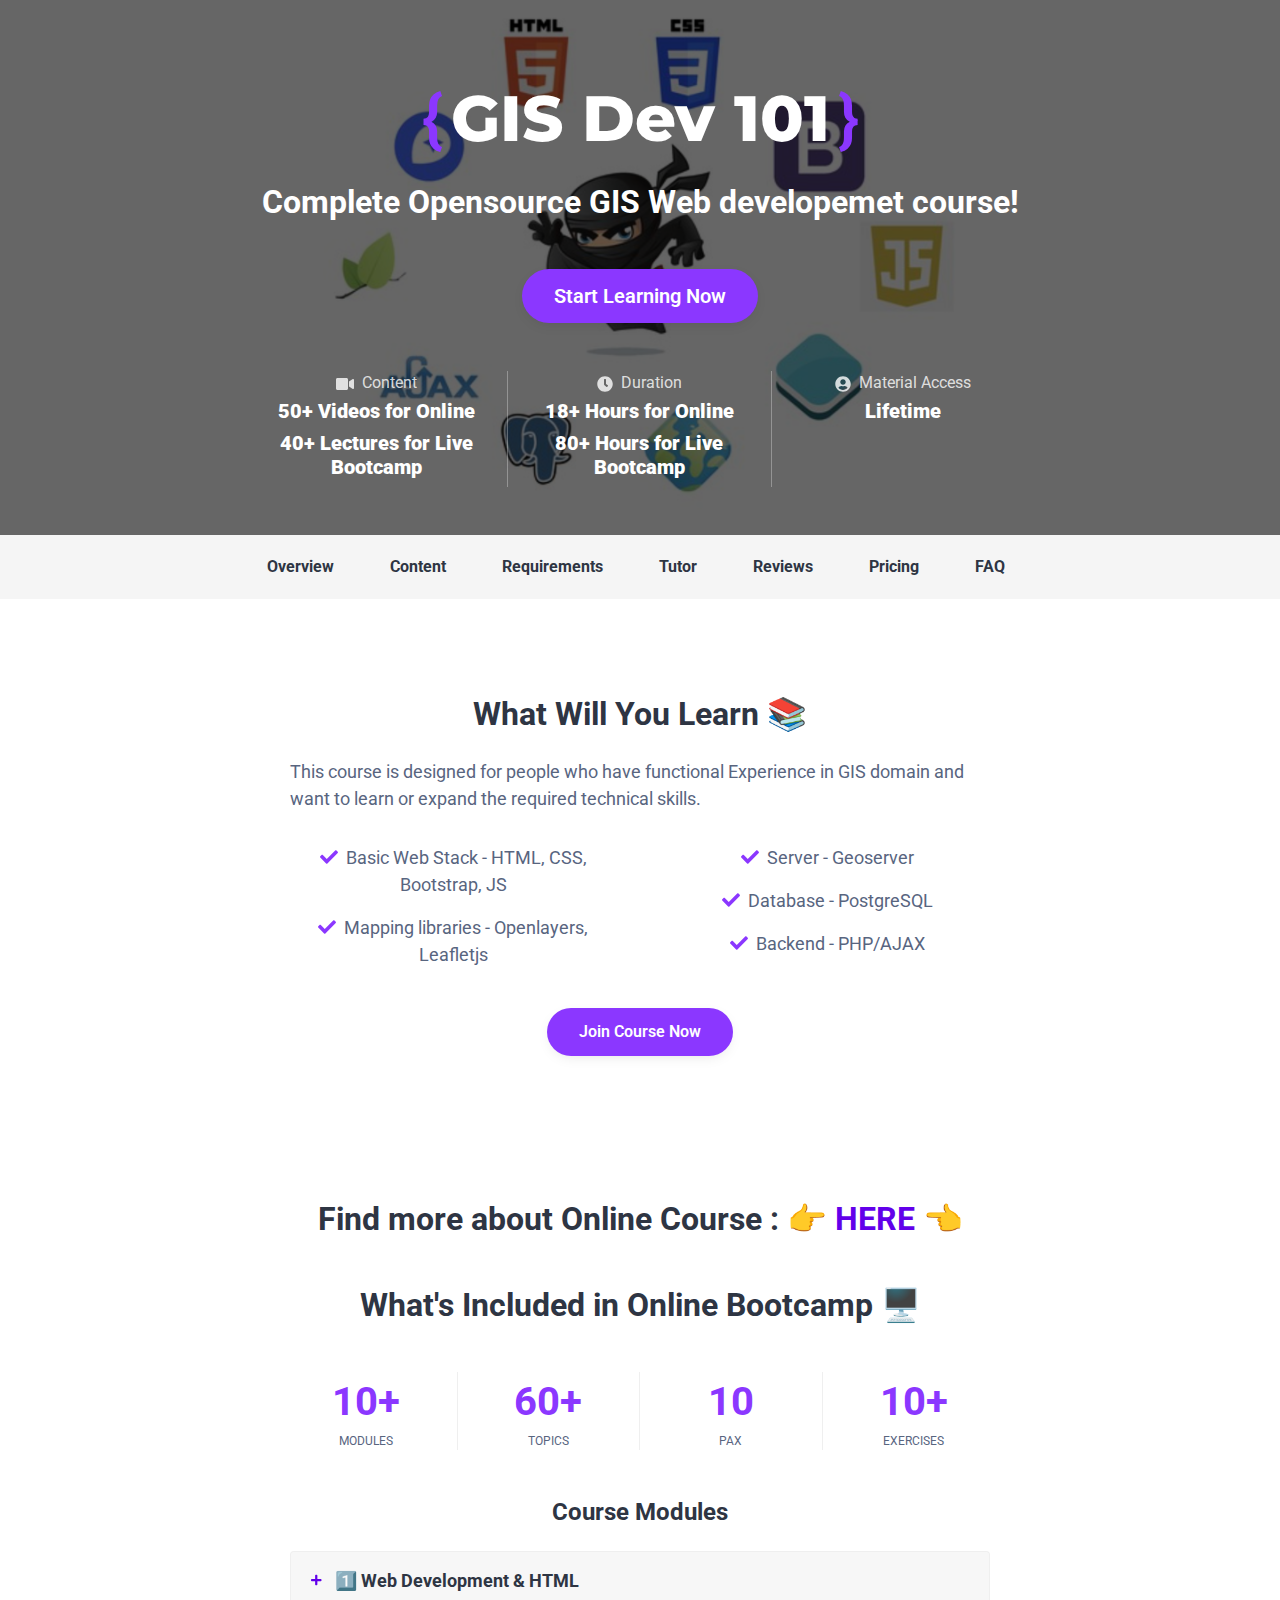
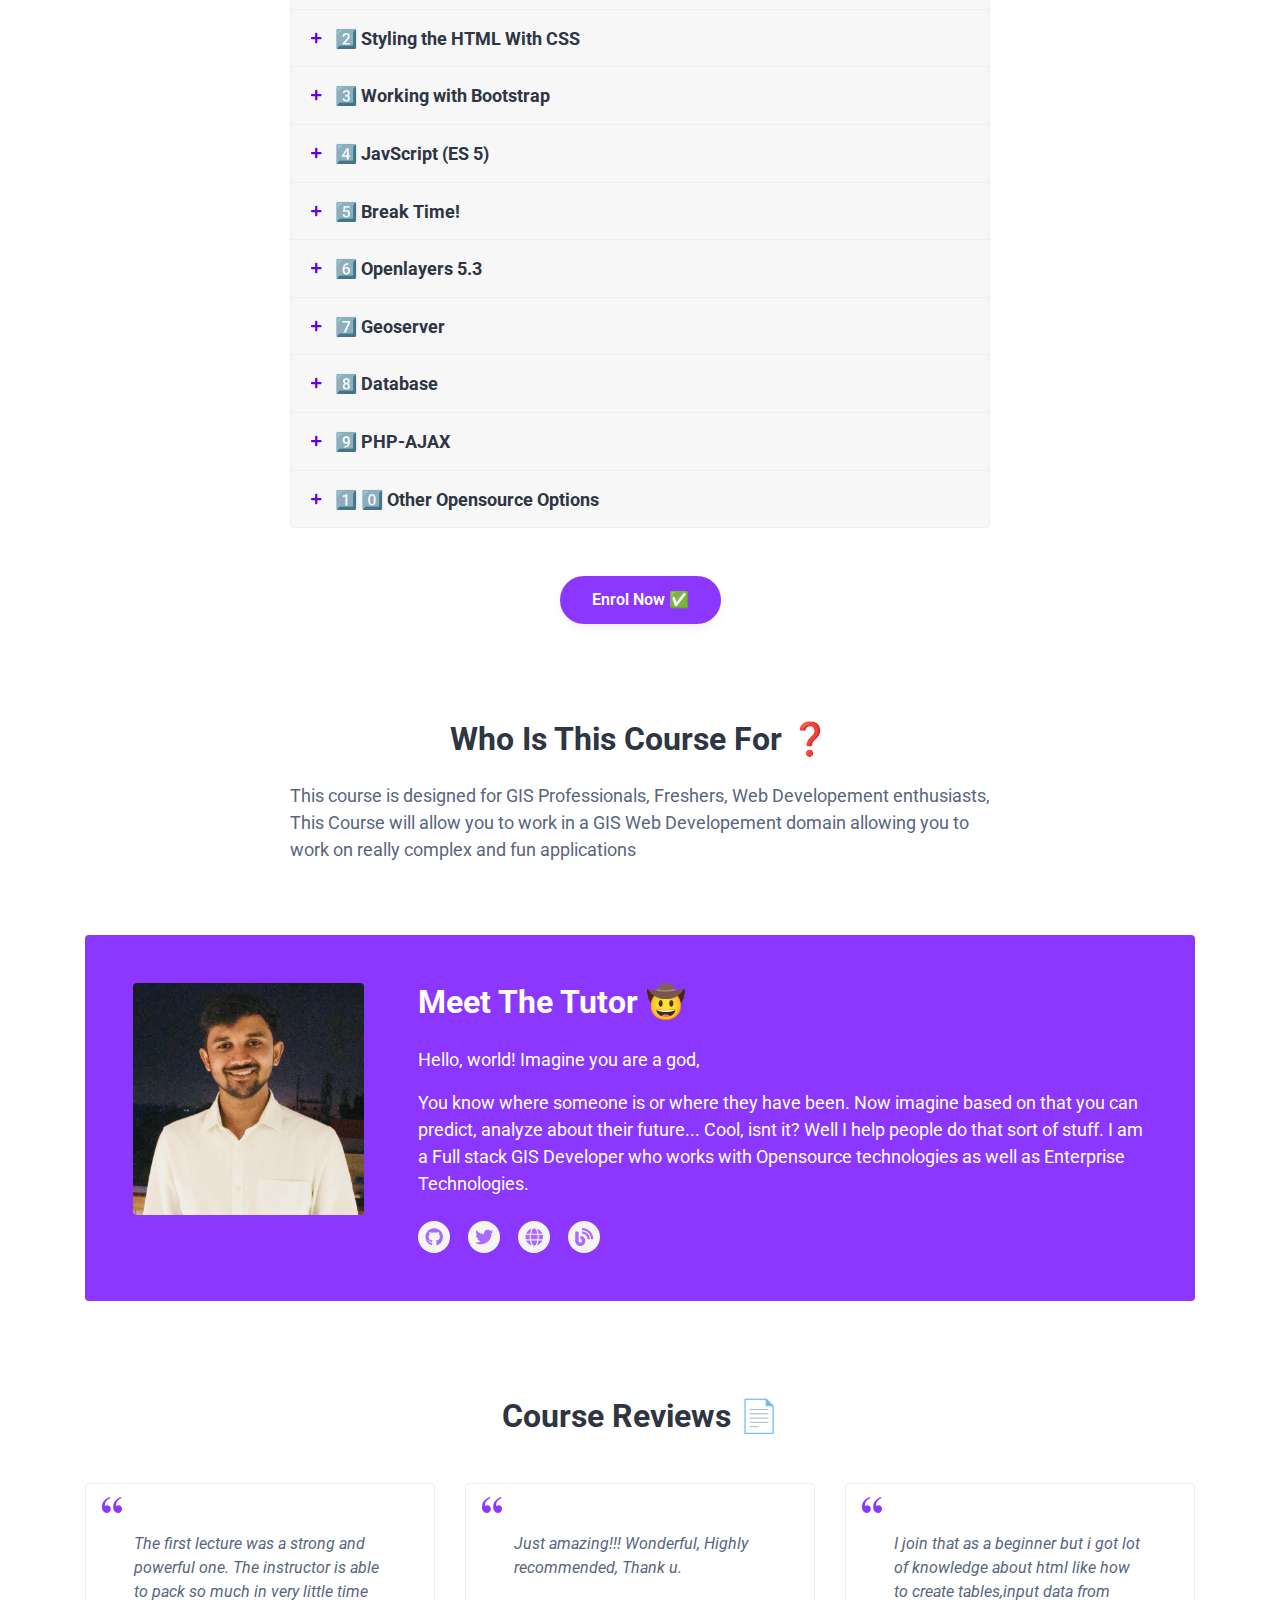
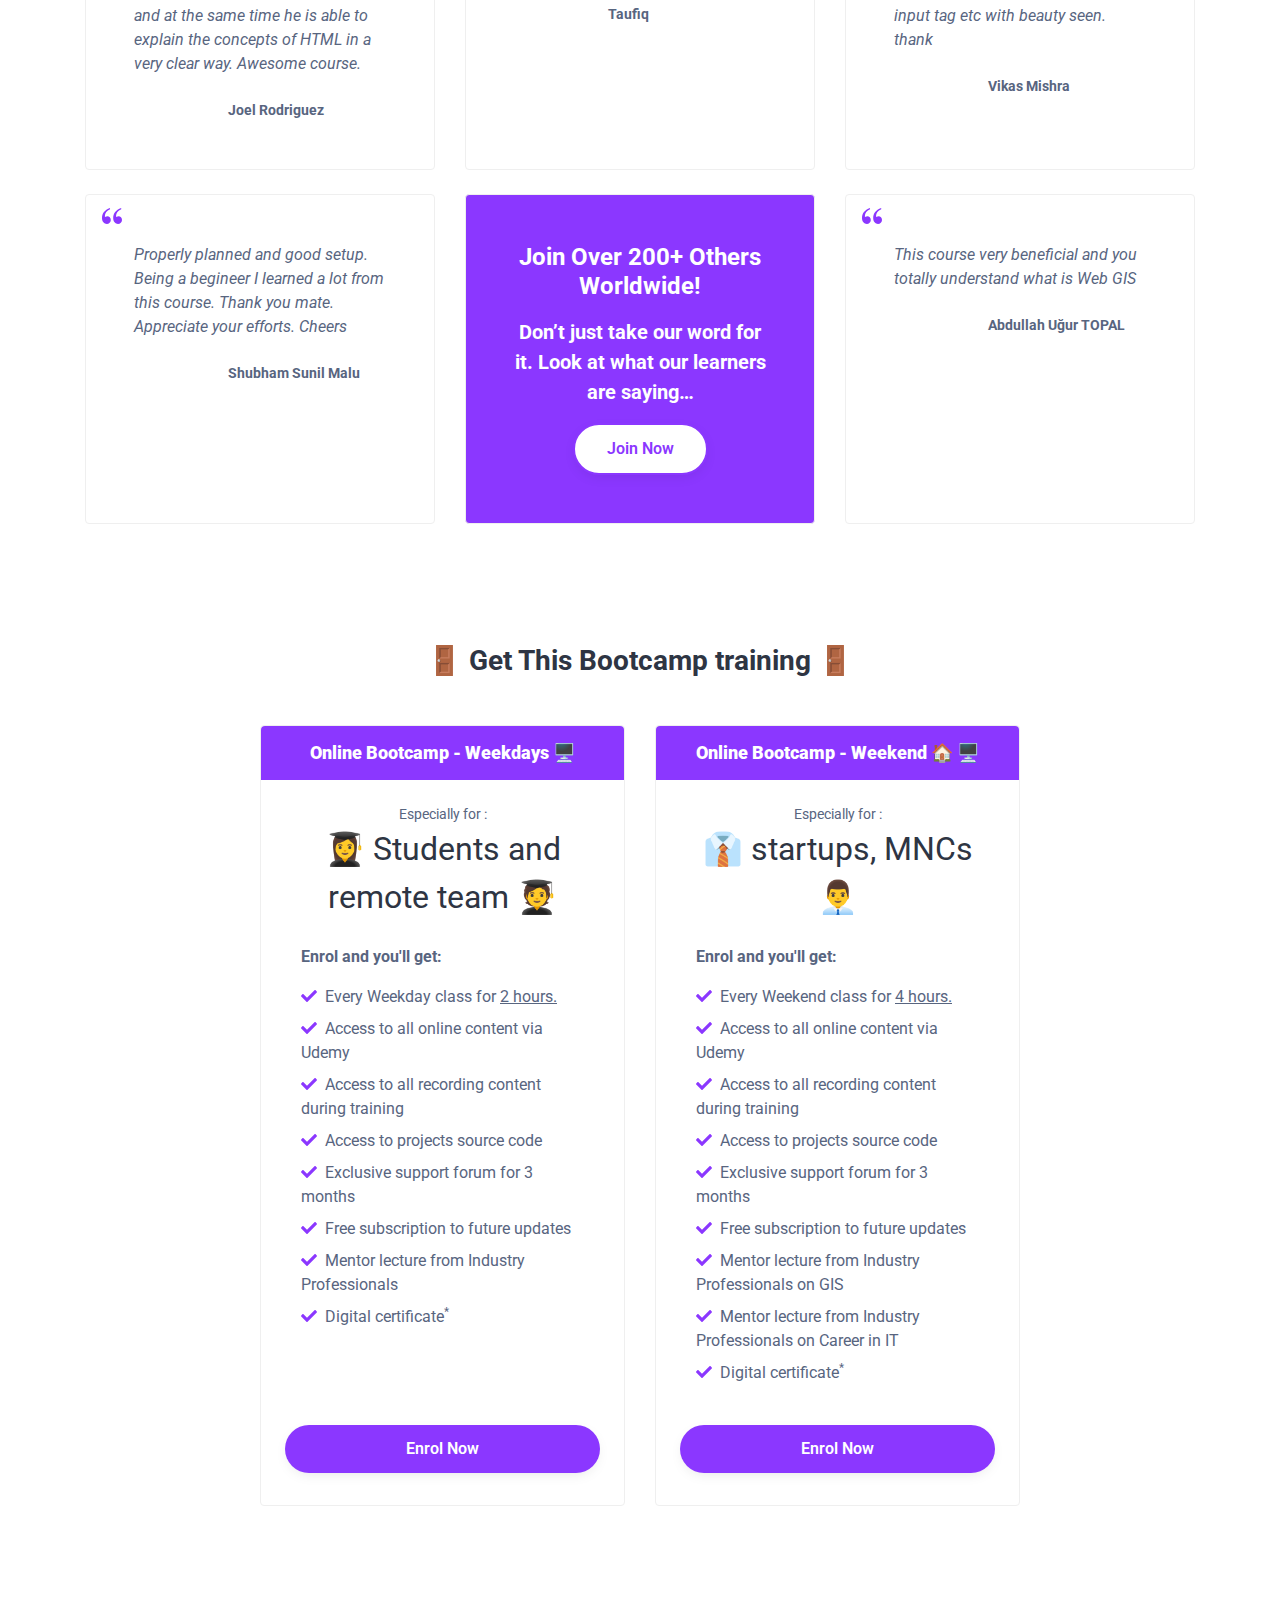
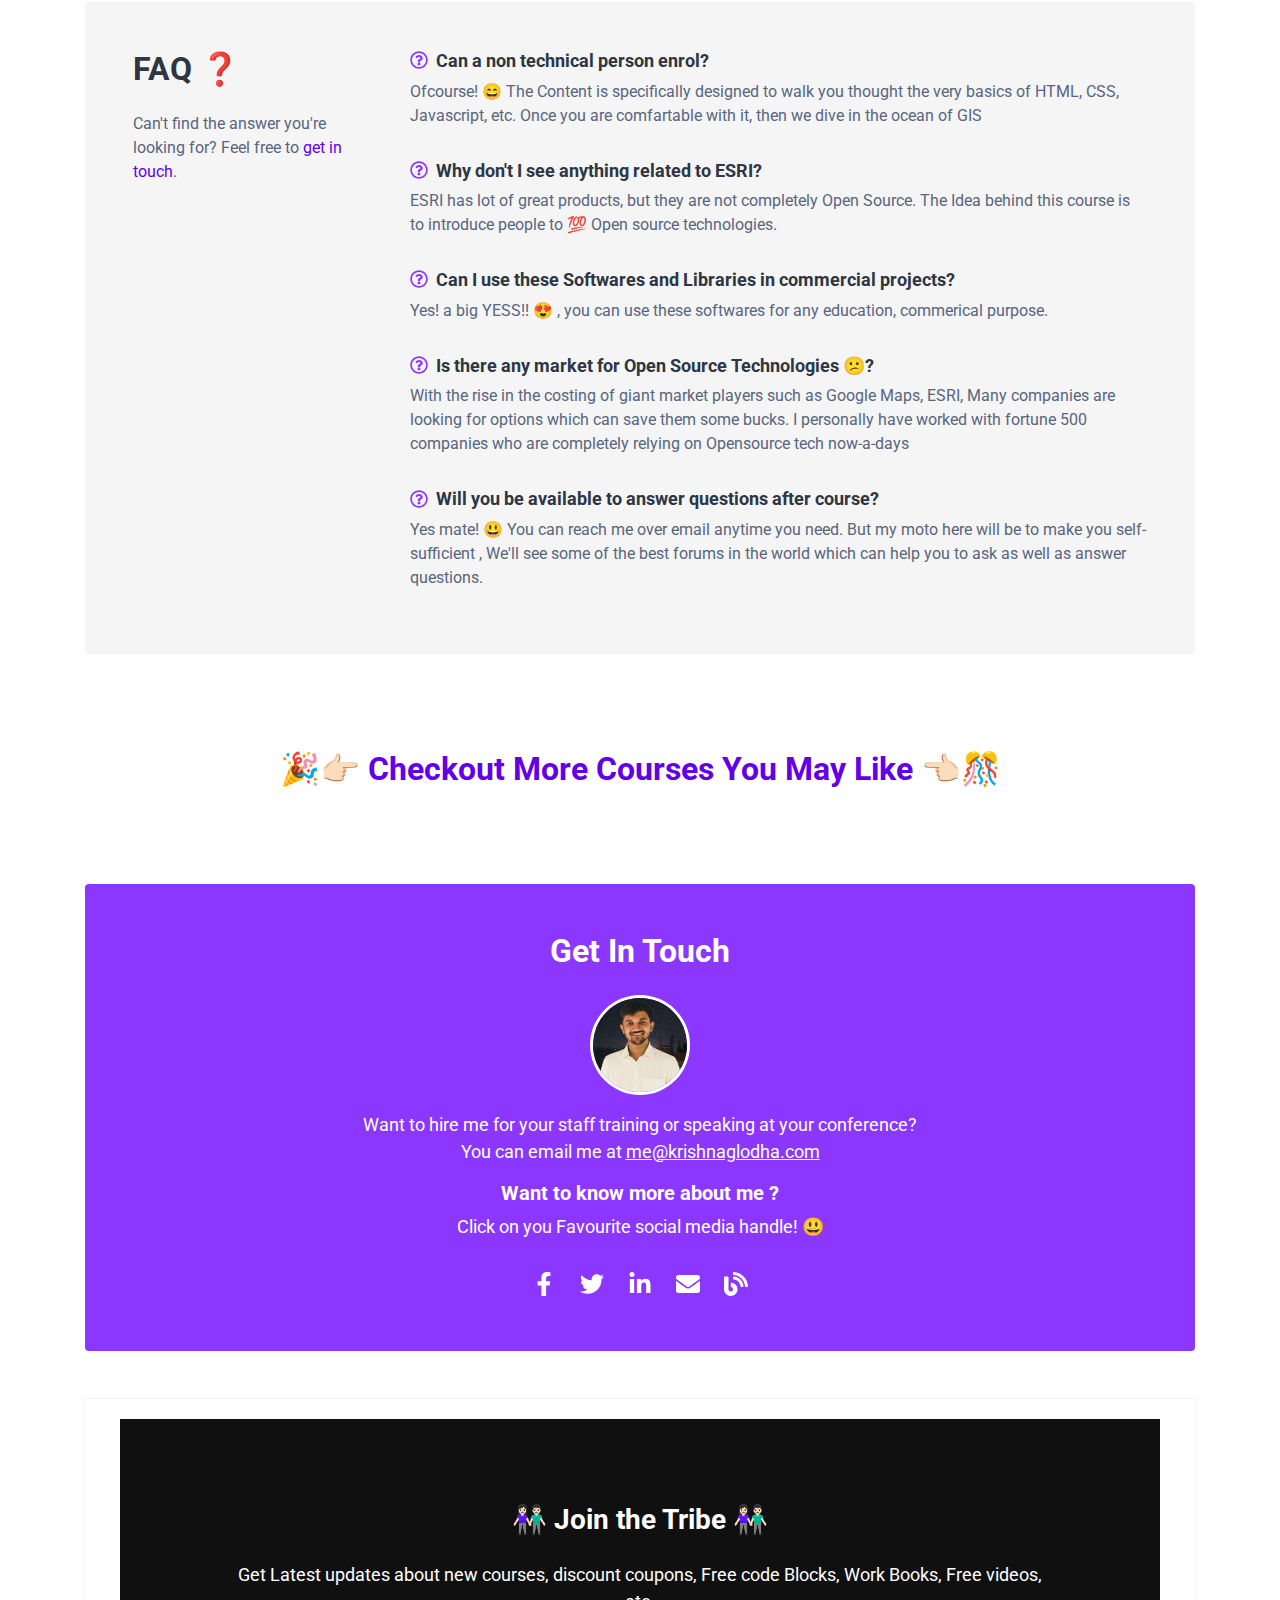
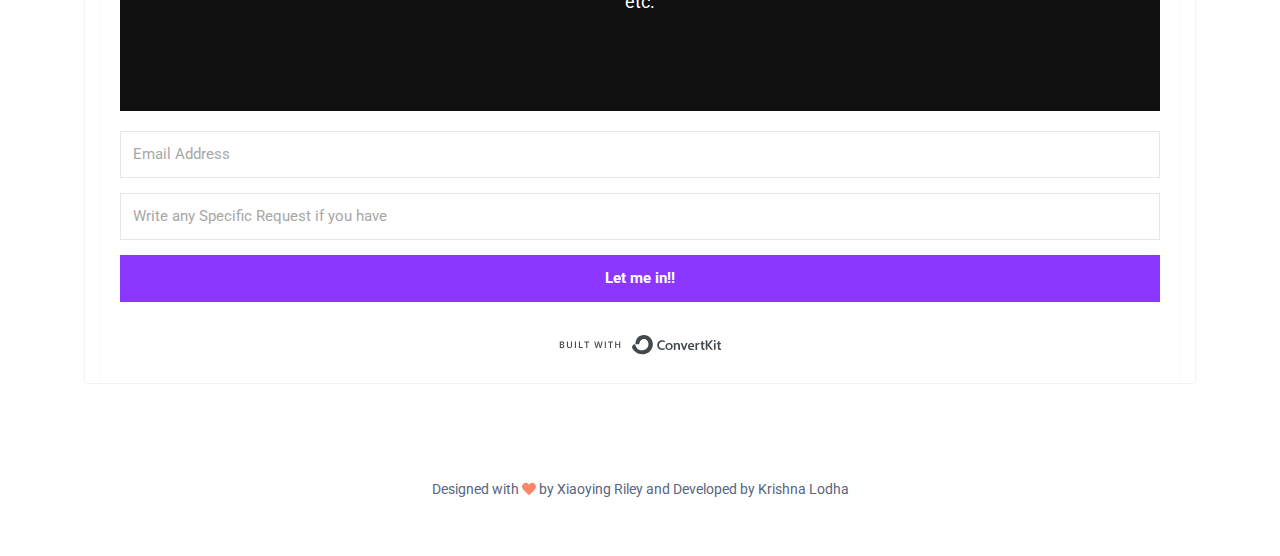
<file: ogd.html>
<!DOCTYPE html>
<html lang="en"> 
<head>
	<title>GIS Developement 101 - Krishna </title>
	
	<!-- Meta -->
	<meta charset="utf-8">
	<meta http-equiv="X-UA-Compatible" content="IE=edge">
	<meta name="viewport" content="width=device-width, initial-scale=1.0">
	<meta name="description" content="Bootstrap 4 Landing Page Template For Online Courses">
	<meta name="author" content="Xiaoying Riley at 3rd Wave Media">    
	<link rel="shortcut icon" href="favicon.ico"> 
	
	<!-- Google Font -->
	<link href="https://fonts.googleapis.com/css?family=Montserrat:800|Roboto:400,500,700&display=swap" rel="stylesheet">
	
	<!-- FontAwesome JS-->
	<script defer src="assets/fontawesome/js/all.min.js"></script>

	<!-- Theme CSS -->  
	<link id="theme-style" rel="stylesheet" href="assets/css/theme-1.css">


</head> 

<body>    

	<header class="header">
		<section class="hero-section">
			<div class="hero-mask">
			</div><!--//hero-mask-->
			<div class="container text-center py-5">
				<div class="single-col-max mx-auto">
					<div class="hero-heading-upper pt-3 mb-3"> <br class="d-md-none"></div>
					<h1 class="hero-heading mb-5">
						<span class="brand mb-4 d-block"><span class="text-highlight pr-2">{</span><span class="name">GIS Dev 101</span><span class="text-highlight pl-2">}</span></span>
					    <span class="desc d-block">Complete Opensource GIS Web developemet course!</span>
				    </h1>
					<div class="text-center mb-5">
						<a href="#section-pricing" class="btn btn-primary btn-lg scrollto">Start Learning Now</a>
					</div>
					
					<div class="hero-summary">
						<div class="row">
							<div class="item col-4">
								<div class="summary-desc mb-1"><i class="icon fas fa-video mr-2"></i>Content</div>
								<h4 class="summary-heading">50+ <span class="desc">Videos for Online</span></h4>
								<h4 class="summary-heading">40+ <span class="desc">Lectures for Live Bootcamp</span></h4>
								
							</div><!--//col-->
							<div class="item col-4">
								<div class="summary-desc mb-1"><i class="icon fas fa-clock mr-2"></i>Duration</div>
								<h4 class="summary-heading">18+ <span class="desc">Hours for Online</span></h4>
								<h4 class="summary-heading">80+ <span class="desc">Hours for Live Bootcamp</span></h4>

								
							</div><!--//col-->
							<div class="item col-4">
								<div class="summary-desc mb-1"><i class="icon fas fa-user-circle mr-2"></i>Material Access</div>
								<h4 class="summary-heading">Lifetime</h4>
								
							</div><!--//col-->
						</div><!--//row-->
					</div><!--//hero-summary-->
				</div><!--//single-col-max-->
			</div><!--//container-->
			
		</section><!--//hero-section-->
	</header><!--//header-->
	
	<div class="sections-wrapper">
		
		<div class="section-nav-space-holder d-none d-lg-block">
	        <div id="section-nav-wrapper" class="section-nav-wrapper text-center">
	            <div class="container-fluid justify-content-center">
	                <ul id="section-nav" class="section-nav nav list-inline">
	                    <li class="nav-item"><a class="nav-link scrollto"  href="#section-overview">Overview</a></li>
	                    <li class="nav-item"><a class="nav-link scrollto"  href="#section-content">Content</a></li>
	                    <li class="nav-item"><a class="nav-link scrollto"  href="#section-requirements">Requirements</a></li>
	                    <li class="nav-item"><a class="nav-link scrollto"  href="#section-tutor">Tutor</a></li>
	                    <li class="nav-item"><a class="nav-link scrollto"  href="#section-reviews">Reviews</a></li>
	                    <li class="nav-item"><a class="nav-link scrollto"  href="#section-pricing">Pricing</a></li>
	                    <li class="nav-item"><a class="nav-link scrollto"  href="#section-faq">FAQ</a></li>
	                    <li class="nav-item d-none"><a class="nav-link" href="#section-more">More</a></li>
	                </ul><!--//page-nav-->
	            </div>
	        </div><!--//page-nav-wrapper-->
	    </div><!--//page-nav-space-holder-->
        
        
        <div class="section-blocks mb-5">
	        
		    <div id="section-overview" class="section-overview section pt-md-4 pt-lg-5">
		        <div class="container py-5">
			        <div class="section-col-max mx-auto">
				        <h3 class="section-title mb-4">What Will You Learn 📚</h3>
			            <p class="mb-4">This course is designed for people who have functional Experience in GIS domain and want to learn or expand the required technical skills.</p>
			            <div class="text-center mb-3">
				            <ul class="column-list list-unstyled mx-auto d-inline-block">
								<li><i class="theme-check-icon fas fa-check mr-2"></i>Basic Web Stack - HTML, CSS, Bootstrap, JS</li>
								<li><i class="theme-check-icon fas fa-check mr-2"></i>Mapping libraries - Openlayers, Leafletjs</li>
								<li><i class="theme-check-icon fas fa-check mr-2"></i>Server - Geoserver</li>
								<li><i class="theme-check-icon fas fa-check mr-2"></i>Database - PostgreSQL</li>
								<li><i class="theme-check-icon fas fa-check mr-2"></i>Backend - PHP/AJAX</li>
								<!-- <li><i class="theme-check-icon fas fa-check mr-2"></i>Creating Full stack application</li> -->
							</ul>
			            </div><!--//text-center-->
			            <div class="text-center mb-5">
				            <a class="btn btn-primary scrollto" href="#section-pricing">Join Course Now</a>
			            </div>
			            <!-- <div class="video-container">
				            <div class="embed-responsive embed-responsive-16by9">
			                    <iframe class="embed-responsive-item" width="560" height="315" src="https://www.youtube.com/embed/Ly6pm8UxZU4" frameborder="0" allow="accelerometer; autoplay; encrypted-media; gyroscope; picture-in-picture" allowfullscreen></iframe>
				            </div>
			            </div>//video-container -->
			            
			        </div><!--//section-col-max-->
		        </div><!--//container-->
		    </div><!--//section-overview-->
		    
		    <div id="section-content" class="section-content section">
		        <div class="container py-5">
			        <div class="section-col-max mx-auto">
						<h3 class="section-title mb-5">Find more about Online Course : <a href="https://www.udemy.com/course/complete-web-gis-development-course/"> 👉 HERE 👈</a>  </h3>
			            <h3 class="section-title mb-5">What's Included in Online Bootcamp 🖥️</h3>
			            
			            <div class="data-summary justify-content-center text-center">
				            <div class="row mb-5">
					            <div class="item col-6 col-lg-3 mb-3 mb-lg-0">
						            <div class="data">10+</div>
						            <div class="meta">Modules</div>
					            </div><!--//item-->
					            <div class="item col-6 col-lg-3 mb-3 mb-lg-0">
						            <div class="data">60+</div>
						            <div class="meta">Topics</div>
					            </div><!--//item-->
					            <div class="item col-6 col-lg-3 mb-3 mb-lg-0">
						            <div class="data">10</div>
						            <div class="meta">Pax</div>
					            </div><!--//item-->
					            <div class="item col-6 col-lg-3 mb-3 mb-lg-0">
						            <div class="data">10+</div>
						            <div class="meta">Exercises</div>
					            </div><!--//item-->
				            </div><!--//row-->
			            </div><!--//course-summary-->
			            
			            <h4 class="text-center mb-4">Course Modules</h4>
			            
						<div class="accordion module-accordion" id="module-accordion">	
							<div class="module-item card">
							    <div class="module-header card-header" id="module-heading-1">
							        <h4 class="module-title mb-0">
								        <a class="card-toggle module-toggle" href="#module-1" data-toggle="collapse" data-target="#module-1" aria-expanded="true" aria-controls="module-1">
									        <i class="module-toggle-icon fas fa-plus mr-2"></i>
								            1️⃣  Web Development & HTML
								        </a>
							        </h4>
							    </div><!--//card-header-->
							
								<div id="module-1" class="module-content collapse" aria-labelledby="module-heading-1" >
									<div class="card-body p-0">
										<div class="module-intro p-3">Coding is easy!! What to code is hard ! In this module we'll have a look at basics of web developement and we'll start by creating Basic Web page using HTML</div>
									   
										<div class="module-sub-item p-3">
										    <div class="row justify-content-between">
											    <div class="col-9"><span class="theme-text-secondary mr-2">1.1</span>Introduction to Web Development</div>
											    <!-- <div class="col-3 text-right extra-info">15:20</div> -->
										    </div>
									    </div>
									    <div class="module-sub-item p-3">
										    <div class="row justify-content-between">
											    <div class="col-9"><span class="theme-text-secondary mr-2">1.2</span>Introduction to HTML</div>
											    <!-- <div class="col-3 text-right extra-info">15:20</div> -->
										    </div>
									    </div><!--//module-sub-item-->
									    <div class="module-sub-item p-3">
										    <div class="row justify-content-between">
											    <div class="col-9"><span class="theme-text-secondary mr-2">1.3</span>Creating Basic Web Pages</div>
											    <!-- <div class="col-3 text-right extra-info">23:15</div> -->
										    </div>
									    </div><!--//module-sub-item-->
									    <div class="module-sub-item p-3">
										    <div class="row justify-content-between">
											    <div class="col-9"><span class="theme-text-secondary mr-2">1.4</span>HTML List and introduction to various tags</div>
											    <!-- <div class="col-3 text-right extra-info">07:50</div> -->
										    </div>
									    </div><!--//module-sub-item-->
									    <div class="module-sub-item p-3">
										    <div class="row justify-content-between">
											    <div class="col-9"><span class="theme-text-secondary mr-2">1.5</span>HTML Input tags</div>
											    <!-- <div class="col-3 text-right extra-info"><span class="icon dripicons-download mr-2"></span>Resources</div> -->
										    </div>
									    </div><!--//module-sub-item-->
									    <div class="module-sub-item p-3">
										    <div class="row justify-content-between">
											    <div class="col-9"><span class="theme-text-secondary mr-2">1.6</span>HTML Forms</div>
											    <!-- <div class="col-3 text-right extra-info"><span class="icon dripicons-download mr-2"></span>Resources</div> -->
										    </div>
										</div>
										<div class="module-sub-item p-3">
										    <div class="row justify-content-between">
											    <div class="col-9"><span class="theme-text-secondary mr-2">1.7</span>HTML miscellaneous tags</div>
											    <!-- <div class="col-3 text-right extra-info"><span class="icon dripicons-download mr-2"></span>Resources</div> -->
										    </div>
										</div>
										<div class="module-sub-item p-3">
										    <div class="row justify-content-between">
											    <div class="col-9"><span class="theme-text-secondary mr-2">1.8 </span><b>HTML Workshop!</b></div>
											    <!-- <div class="col-3 text-right extra-info"><span class="icon dripicons-download mr-2"></span>Resources</div> -->
										    </div>
									    </div>
									</div><!--//card-body-->
								</div><!--//module-content-->
							</div><!--//module-item-->
							
							<div class="module-item card">
							    <div class="module-header card-header" id="module-heading-2">
							        <h4 class="module-title mb-0">
								        <a class="card-toggle module-toggle" href="#module-2" data-toggle="collapse" data-target="#module-2" aria-expanded="true" aria-controls="module-2">
									        <i class="module-toggle-icon fas fa-plus mr-2"></i>
								            2️⃣ Styling the HTML With CSS
								        </a>
							        </h4>
							    </div><!--//card-header-->
							
								<div id="module-2" class="module-content collapse" aria-labelledby="module-heading-2" >
									<div class="card-body p-0">
										
									    <div class="module-sub-item p-3">
										    <div class="row justify-content-between">
											    <div class="col-9"><span class="theme-text-secondary mr-2">2.1</span>What is CSS</div>
											    <!-- <div class="col-3 text-right extra-info">02:30</div> -->
										    </div>
									    </div><!--//module-sub-item-->
									    <div class="module-sub-item p-3">
										    <div class="row justify-content-between">
											    <div class="col-9"><span class="theme-text-secondary mr-2">2.2</span>Using CSS in webpage</div>
											    <!-- <div class="col-3 text-right extra-info">15:20</div> -->
										    </div>
									    </div><!--//module-sub-item-->
									    <div class="module-sub-item p-3">
										    <div class="row justify-content-between">
											    <div class="col-9"><span class="theme-text-secondary mr-2">2.3</span>BOX Model in CSS</div>
											    <!-- <div class="col-3 text-right extra-info">23:15</div> -->
										    </div>
										</div><!--//module-sub-item-->
										<div class="module-sub-item p-3">
										    <div class="row justify-content-between">
											    <div class="col-9"><span class="theme-text-secondary mr-2">2.4</span>Miscellaneous tips and tricks with CSS Tags</div>
											    <!-- <div class="col-3 text-right extra-info">23:15</div> -->
										    </div>
										</div><!--//module-sub-item-->
										<div class="module-sub-item p-3">
										    <div class="row justify-content-between">
											    <div class="col-9"><span class="theme-text-secondary mr-2">2.5</span> <b>CSS Workshop</b></div>
											    <!-- <div class="col-3 text-right extra-info">23:15</div> -->
										    </div>
									    </div><!--//module-sub-item-->
									    									    
									</div><!--//card-body-->
								</div><!--//module-content-->
							</div><!--//module-item-->
							
							<div class="module-item card">
							    <div class="module-header card-header" id="module-heading-3">
							        <h4 class="module-title mb-0">
								        <a class="card-toggle module-toggle" href="#module-3" data-toggle="collapse" data-target="#module-3" aria-expanded="true" aria-controls="module-3">
									        <i class="module-toggle-icon fas fa-plus mr-2"></i>
								            3️⃣ Working with Bootstrap 
								        </a>
							        </h4>
							    </div><!--//card-header-->
							
								<div id="module-3" class="module-content collapse" aria-labelledby="module-heading-3" >
									<div class="card-body p-0">
									    <div class="module-sub-item p-3">
										    <div class="row justify-content-between">
											    <div class="col-9"><span class="theme-text-secondary mr-2">3.1</span>Introduction to Bootstrap</div>
											    <!-- <div class="col-3 text-right extra-info">02:30</div> -->
										    </div>
									    </div><!--//module-sub-item-->
									    <div class="module-sub-item p-3">
										    <div class="row justify-content-between">
											    <div class="col-9"><span class="theme-text-secondary mr-2">3.2</span>Bootstrap GRID Concept</div>
											    <!-- <div class="col-3 text-right extra-info">15:20</div> -->
										    </div>
									    </div><!--//module-sub-item-->
									    <div class="module-sub-item p-3">
										    <div class="row justify-content-between">
											    <div class="col-9"><span class="theme-text-secondary mr-2">3.3</span>Creating Beautiful forms using Bootstrap</div>
											    <!-- <div class="col-3 text-right extra-info">23:15</div> -->
										    </div>
									    </div><!--//module-sub-item-->
										<div class="module-sub-item p-3">
										    <div class="row justify-content-between">
											    <div class="col-9"><span class="theme-text-secondary mr-2">3.4</span>Creating standard application with BS</div>
											    <!-- <div class="col-3 text-right extra-info">23:15</div> -->
										    </div>
										</div><!--//module-sub-item-->
										<div class="module-sub-item p-3">
										    <div class="row justify-content-between">
											    <div class="col-9"><span class="theme-text-secondary mr-2">3.5</span><b>Workshop on BS to create portfolio site</b></div>
											    <!-- <div class="col-3 text-right extra-info">23:15</div> -->
										    </div>
									    </div><!--//module-sub-item-->
								
									    
									</div><!--//card-body-->
								</div><!--//module-content-->
							</div><!--//module-item-->
							
							<div class="module-item card">
							    <div class="module-header card-header" id="module-heading-4">
							        <h4 class="module-title mb-0">
								        <a class="card-toggle module-toggle" href="#module-4" data-toggle="collapse" data-target="#module-4" aria-expanded="true" aria-controls="module-4">
									        <i class="module-toggle-icon fas fa-plus mr-2"></i>
								            4️⃣ JavScript (ES 5) 
								        </a>
							        </h4>
							    </div><!--//card-header-->
							
								<div id="module-4" class="module-content collapse" aria-labelledby="module-heading-4" >
									<div class="card-body p-0">
									    <div class="module-sub-item p-3">
										    <div class="row justify-content-between">
											    <div class="col-9"><span class="theme-text-secondary mr-2">4.1</span>Introduction to JavaScript</div>
											    <!-- <div class="col-3 text-right extra-info">02:30</div> -->
										    </div>
									    </div><!--//module-sub-item-->
									    <div class="module-sub-item p-3">
										    <div class="row justify-content-between">
											    <div class="col-9"><span class="theme-text-secondary mr-2">4.2</span>Operators in JavaScript</div>
											    <!-- <div class="col-3 text-right extra-info">15:20</div> -->
										    </div>
									    </div><!--//module-sub-item-->
									    <div class="module-sub-item p-3">
										    <div class="row justify-content-between">
											    <div class="col-9"><span class="theme-text-secondary mr-2">4.3</span>Javascript Arrays</div>
											    <!-- <div class="col-3 text-right extra-info">23:15</div> -->
										    </div>
										</div><!--//module-sub-item-->
										<div class="module-sub-item p-3">
										    <div class="row justify-content-between">
											    <div class="col-9"><span class="theme-text-secondary mr-2">4.4</span>Javascript Objects</div>
											    <!-- <div class="col-3 text-right extra-info">23:15</div> -->
										    </div>
										</div><!--//module-sub-item-->
										<div class="module-sub-item p-3">
										    <div class="row justify-content-between">
											    <div class="col-9"><span class="theme-text-secondary mr-2">4.5</span>Javascript Conditions</div>
											    <!-- <div class="col-3 text-right extra-info">23:15</div> -->
										    </div>
										</div><!--//module-sub-item-->
										<div class="module-sub-item p-3">
										    <div class="row justify-content-between">
											    <div class="col-9"><span class="theme-text-secondary mr-2">4.6</span>Javascript Loops</div>
											    <!-- <div class="col-3 text-right extra-info">23:15</div> -->
										    </div>
										</div><!--//module-sub-item-->
										<div class="module-sub-item p-3">
										    <div class="row justify-content-between">
											    <div class="col-9"><span class="theme-text-secondary mr-2">4.7</span>DOM/BOM in Javascript</div>
											    <!-- <div class="col-3 text-right extra-info">23:15</div> -->
										    </div>
										</div><!--//module-sub-item-->
										<div class="module-sub-item p-3">
										    <div class="row justify-content-between">
											    <div class="col-9"><span class="theme-text-secondary mr-2">4.8</span>Functions in Javascript</div>
											    <!-- <div class="col-3 text-right extra-info">23:15</div> -->
										    </div>
										</div><!--//module-sub-item-->
										<div class="module-sub-item p-3">
										    <div class="row justify-content-between">
											    <div class="col-9"><span class="theme-text-secondary mr-2">4.9</span>Connection of APIs using Javascript</div>
											    <!-- <div class="col-3 text-right extra-info">23:15</div> -->
										    </div>
										</div><!--//module-sub-item-->
										<div class="module-sub-item p-3">
										    <div class="row justify-content-between">
											    <div class="col-9"><span class="theme-text-secondary mr-2">4.10</span>Connection of APIs using Javascript</div>
											    <!-- <div class="col-3 text-right extra-info">23:15</div> -->
										    </div>
										</div><!--//module-sub-item-->
										<div class="module-sub-item p-3">
										    <div class="row justify-content-between">
											    <div class="col-9"><span class="theme-text-secondary mr-2">4.11</span><b>Workshop on JavaScript</b></div>
											    <!-- <div class="col-3 text-right extra-info">23:15</div> -->
										    </div>
									    </div><!--//module-sub-item-->
								
									    
									</div><!--//card-body-->
								</div><!--//module-content-->
							</div><!--//module-item-->
							
							<div class="module-item card">
							    <div class="module-header card-header" id="module-heading-5">
							        <h4 class="module-title mb-0">
								        <a class="card-toggle module-toggle" href="#module-5" data-toggle="collapse" data-target="#module-5" aria-expanded="true" aria-controls="module-5">
									        <i class="module-toggle-icon fas fa-plus mr-2"></i>
								            5️⃣ Break Time! 
								        </a>
							        </h4>
							    </div><!--//card-header-->
							
								<div id="module-5" class="module-content collapse" aria-labelledby="module-heading-5" >
									<div class="card-body p-0">
									    <div class="module-sub-item p-3">
										    <div class="row justify-content-between">
											    <div class="col-9"><span class="theme-text-secondary mr-2">5.1</span>Code Sprint on HTML</div>
											    <!-- <div class="col-3 text-right extra-info">02:30</div> -->
										    </div>
									    </div><!--//module-sub-item-->
									    <div class="module-sub-item p-3">
										    <div class="row justify-content-between">
										    <div class="col-9"><span class="theme-text-secondary mr-2">5.2</span>Code Sprint on CSS and Bootstrap</div>
											    <!-- <div class="col-3 text-right extra-info">15:20</div> -->
										    </div>
									    </div><!--//module-sub-item-->
									    <div class="module-sub-item p-3">
										    <div class="row justify-content-between">
											    <div class="col-9"><span class="theme-text-secondary mr-2">5.3</span>Code Sprint on JavaScript</div>
											    <!-- <div class="col-3 text-right extra-info">23:15</div> -->
										    </div>
									    </div><!--//module-sub-item-->
								
									    
									</div><!--//card-body-->
								</div><!--//module-content-->
							</div><!--//module-item-->
							
							<div class="module-item card">
							    <div class="module-header card-header" id="module-heading-6">
							        <h4 class="module-title mb-0">
								        <a class="card-toggle module-toggle" href="#module-6" data-toggle="collapse" data-target="#module-6" aria-expanded="true" aria-controls="module-6">
									        <i class="module-toggle-icon fas fa-plus mr-2"></i>
								            6️⃣ Openlayers 5.3
								        </a>
							        </h4>
							    </div><!--//card-header-->
							
								<div id="module-6" class="module-content collapse" aria-labelledby="module-heading-6" >
									<div class="card-body p-0">
									    <div class="module-sub-item p-3">
										    <div class="row justify-content-between">
											    <div class="col-9"><span class="theme-text-secondary mr-2">6.1</span>Introduction to Openlayers 5.3 and basic setup</div>
											    <!-- <div class="col-3 text-right extra-info">02:30</div> -->
										    </div>
									    </div><!--//module-sub-item-->
									    <div class="module-sub-item p-3">
										    <div class="row justify-content-between">
										    <div class="col-9"><span class="theme-text-secondary mr-2">6.2</span>Projections in Openlayers and map properties</div>
											    <!-- <div class="col-3 text-right extra-info">15:20</div> -->
										    </div>
									    </div><!--//module-sub-item-->
									    <div class="module-sub-item p-3">
										    <div class="row justify-content-between">
											    <div class="col-9"><span class="theme-text-secondary mr-2">6.3</span>Visualising Raster Data in Openlayers</div>
											    <!-- <div class="col-3 text-right extra-info">23:15</div> -->
										    </div>
									    </div><!--//module-sub-item-->
										<div class="module-sub-item p-3">
										    <div class="row justify-content-between">
											    <div class="col-9"><span class="theme-text-secondary mr-2">6.4</span>Visualising Vector Data in Openlayers</div>
											    <!-- <div class="col-3 text-right extra-info">23:15</div> -->
										    </div>
									    </div><!--//module-sub-item-->
										<div class="module-sub-item p-3">
										    <div class="row justify-content-between">
											    <div class="col-9"><span class="theme-text-secondary mr-2">6.5</span>Visualising Cluster Data in Openlayers</div>
											    <!-- <div class="col-3 text-right extra-info">23:15</div> -->
										    </div>
									    </div><!--//module-sub-item-->
										<div class="module-sub-item p-3">
										    <div class="row justify-content-between">
											    <div class="col-9"><span class="theme-text-secondary mr-2">6.6</span>Visualising Heatmap Data in Openlayers</div>
											    <!-- <div class="col-3 text-right extra-info">23:15</div> -->
										    </div>
										</div><!--//module-sub-item-->
										<div class="module-sub-item p-3">
										    <div class="row justify-content-between">
											    <div class="col-9"><span class="theme-text-secondary mr-2">6.7</span>Map Interactions in Openlayers</div>
											    <!-- <div class="col-3 text-right extra-info">23:15</div> -->
										    </div>
										</div><!--//module-sub-item-->
										<div class="module-sub-item p-3">
										    <div class="row justify-content-between">
											    <div class="col-9"><span class="theme-text-secondary mr-2">6.8</span>Map Methods and Controls </div>
											    <!-- <div class="col-3 text-right extra-info">23:15</div> -->
										    </div>
										</div><!--//module-sub-item-->
										<div class="module-sub-item p-3">
										    <div class="row justify-content-between">
											    <div class="col-9"><span class="theme-text-secondary mr-2">6.9</span>Custom Controls in Openlayers</div>
											    <!-- <div class="col-3 text-right extra-info">23:15</div> -->
										    </div>
										</div><!--//module-sub-item-->
										<div class="module-sub-item p-3">
										    <div class="row justify-content-between">
											    <div class="col-9"><span class="theme-text-secondary mr-2">6.10</span><b>Workshop on creating web app using Openlayers </b></div>
											    <!-- <div class="col-3 text-right extra-info">23:15</div> -->
										    </div>
									    </div><!--//module-sub-item-->
								
									    
									</div><!--//card-body-->
								</div><!--//module-content-->
							</div><!--//module-item-->
							
							<div class="module-item card">
							    <div class="module-header card-header" id="module-heading-7">
							        <h4 class="module-title mb-0">
								        <a class="card-toggle module-toggle" href="#module-7" data-toggle="collapse" data-target="#module-7" aria-expanded="true" aria-controls="module-6">
									        <i class="module-toggle-icon fas fa-plus mr-2"></i>
								            7️⃣ Geoserver 
								        </a>
							        </h4>
							    </div><!--//card-header-->
							
								<div id="module-7" class="module-content collapse" aria-labelledby="module-heading-7" >
									<div class="card-body p-0">
									    <div class="module-sub-item p-3">
										    <div class="row justify-content-between">
											    <div class="col-9"><span class="theme-text-secondary mr-2">7.1</span>Introduction to GeoServer</div>
											    <!-- <div class="col-3 text-right extra-info">02:30</div> -->
										    </div>
									    </div><!--//module-sub-item-->
									    <div class="module-sub-item p-3">
										    <div class="row justify-content-between">
										    <div class="col-9"><span class="theme-text-secondary mr-2">7.2</span>Introduction to Workspace, Stores, Layers</div>
											    <!-- <div class="col-3 text-right extra-info">15:20</div> -->
										    </div>
									    </div><!--//module-sub-item-->
									    <div class="module-sub-item p-3">
										    <div class="row justify-content-between">
											    <div class="col-9"><span class="theme-text-secondary mr-2">7.3</span>Geoserver Styling</div>
											    <!-- <div class="col-3 text-right extra-info">23:15</div> -->
										    </div>
										</div><!--//module-sub-item-->
										<div class="module-sub-item p-3">
										    <div class="row justify-content-between">
											    <div class="col-9"><span class="theme-text-secondary mr-2">7.4</span>Geoserver Basic Security</div>
											    <!-- <div class="col-3 text-right extra-info">23:15</div> -->
										    </div>
										</div><!--//module-sub-item-->
										<div class="module-sub-item p-3">
										    <div class="row justify-content-between">
											    <div class="col-9"><span class="theme-text-secondary mr-2">7.5</span>Geoserver Capabilities ( WMS / WFS )</div>
											    <!-- <div class="col-3 text-right extra-info">23:15</div> -->
										    </div>
										</div><!--//module-sub-item-->
										<div class="module-sub-item p-3">
										    <div class="row justify-content-between">
											    <div class="col-9"><span class="theme-text-secondary mr-2">7.6</span><b>Workshop on create web app using OL and Geoserver</b></div>
											    <!-- <div class="col-3 text-right extra-info">23:15</div> -->
										    </div>
									    </div><!--//module-sub-item-->
									</div><!--//card-body-->
								</div><!--//module-content-->
							</div><!--//module-item-->
							
							<div class="module-item card">
							    <div class="module-header card-header" id="module-heading-8">
							        <h4 class="module-title mb-0">
								        <a class="card-toggle module-toggle" href="#module-8" data-toggle="collapse" data-target="#module-8" aria-expanded="true" aria-controls="module-6">
									        <i class="module-toggle-icon fas fa-plus mr-2"></i>
								            8️⃣ Database
								        </a>
							        </h4>
							    </div><!--//card-header-->
							
								<div id="module-8" class="module-content collapse" aria-labelledby="module-heading-8" >
									<div class="card-body p-0">
									    <div class="module-sub-item p-3">
										    <div class="row justify-content-between">
											    <div class="col-9"><span class="theme-text-secondary mr-2">8.1</span>Introduction to Database</div>
											    <!-- <div class="col-3 text-right extra-info">02:30</div> -->
										    </div>
									    </div><!--//module-sub-item-->
									    <div class="module-sub-item p-3">
										    <div class="row justify-content-between">
										    <div class="col-9"><span class="theme-text-secondary mr-2">8.2</span>Setup and basic Operations in PostgreSQL</div>
											    <!-- <div class="col-3 text-right extra-info">15:20</div> -->
										    </div>
									    </div><!--//module-sub-item-->
									    <div class="module-sub-item p-3">
										    <div class="row justify-content-between">
											    <div class="col-9"><span class="theme-text-secondary mr-2">8.3</span>PostgreSQL Operations and relations</div>
											    <!-- <div class="col-3 text-right extra-info">23:15</div> -->
										    </div>
										</div><!--//module-sub-item-->
										<div class="module-sub-item p-3">
										    <div class="row justify-content-between">
											    <div class="col-9"><span class="theme-text-secondary mr-2">8.4</span>Introduction to PostGIS</div>
											    <!-- <div class="col-3 text-right extra-info">23:15</div> -->
										    </div>
										</div><!--//module-sub-item-->
										<div class="module-sub-item p-3">
										    <div class="row justify-content-between">
											    <div class="col-9"><span class="theme-text-secondary mr-2">8.5</span>PostGIS Query Formation</div>
											    <!-- <div class="col-3 text-right extra-info">23:15</div> -->
										    </div>
										</div><!--//module-sub-item-->
										<div class="module-sub-item p-3">
										    <div class="row justify-content-between">
											    <div class="col-9"><span class="theme-text-secondary mr-2">8.6</span>Connecting PostGIS to Geoserver</div>
											    <!-- <div class="col-3 text-right extra-info">23:15</div> -->
										    </div>
									    </div><!--//module-sub-item-->
								
										<div class="module-sub-item p-3">
										    <div class="row justify-content-between">
											    <div class="col-9"><span class="theme-text-secondary mr-2">8.7</span>Connecting PostGIS to QGIS</div>
											    <!-- <div class="col-3 text-right extra-info">23:15</div> -->
										    </div>
									    </div><!--//module-sub-item-->
										<div class="module-sub-item p-3">
										    <div class="row justify-content-between">
											    <div class="col-9"><span class="theme-text-secondary mr-2">8.8</span><b>Workshop on Creating Complex oprations using PostGIS</b></div>
											    <!-- <div class="col-3 text-right extra-info">23:15</div> -->
										    </div>
									    </div><!--//module-sub-item-->
								
									    
									</div><!--//card-body-->
								</div><!--//module-content-->
							</div><!--//module-item-->
							
							<div class="module-item card">
							    <div class="module-header card-header" id="module-heading-9">
							        <h4 class="module-title mb-0">
								        <a class="card-toggle module-toggle" href="#module-9" data-toggle="collapse" data-target="#module-9" aria-expanded="true" aria-controls="module-6">
									        <i class="module-toggle-icon fas fa-plus mr-2"></i>
								            9️⃣ PHP-AJAX
								        </a>
							        </h4>
							    </div><!--//card-header-->
							
								<div id="module-9" class="module-content collapse" aria-labelledby="module-heading-9" >
									<div class="card-body p-0">
									    <div class="module-sub-item p-3">
										    <div class="row justify-content-between">
											    <div class="col-9"><span class="theme-text-secondary mr-2">9.1</span>Introduction to PHP</div>
											    <!-- <div class="col-3 text-right extra-info">02:30</div> -->
										    </div>
									    </div><!--//module-sub-item-->
									    <div class="module-sub-item p-3">
										    <div class="row justify-content-between">
										    <div class="col-9"><span class="theme-text-secondary mr-2">9.2</span>Introduction to AJAX</div>
											    <!-- <div class="col-3 text-right extra-info">15:20</div> -->
										    </div>
									    </div><!--//module-sub-item-->
									    <div class="module-sub-item p-3">
										    <div class="row justify-content-between">
											    <div class="col-9"><span class="theme-text-secondary mr-2">9.3</span>Using XMLHttpRequest</div>
											    <!-- <div class="col-3 text-right extra-info">23:15</div> -->
										    </div>
										</div><!--//module-sub-item-->
										<div class="module-sub-item p-3">
										    <div class="row justify-content-between">
											    <div class="col-9"><span class="theme-text-secondary mr-2">9.4</span>Using Fetch API</div>
											    <!-- <div class="col-3 text-right extra-info">23:15</div> -->
										    </div>
										</div><!--//module-sub-item-->
										<div class="module-sub-item p-3">
										    <div class="row justify-content-between">
											    <div class="col-9"><span class="theme-text-secondary mr-2">9.5</span>Requests - GET, POST, PUT, DELETE</div>
											    <!-- <div class="col-3 text-right extra-info">23:15</div> -->
										    </div>
									    </div><!--//module-sub-item-->
										<div class="module-sub-item p-3">
										    <div class="row justify-content-between">
											    <div class="col-9"><span class="theme-text-secondary mr-2">9.6</span><b>Workshop on joining PHP to Database, Geoserver and Openlayers</b></div>
											    <!-- <div class="col-3 text-right extra-info">23:15</div> -->
										    </div>
									    </div><!--//module-sub-item-->
								
									    
										
									
									</div><!--//card-body-->
								</div><!--//module-content-->
							</div><!--//module-item-->
							
							<div class="module-item card">
							    <div class="module-header card-header" id="module-heading-10">
							        <h4 class="module-title mb-0">
								        <a class="card-toggle module-toggle" href="#module-10" data-toggle="collapse" data-target="#module-10" aria-expanded="true" aria-controls="module-6">
									        <i class="module-toggle-icon fas fa-plus mr-2"></i>
								            1️⃣ 0️⃣ Other Opensource Options 
								        </a>
							        </h4>
							    </div><!--//card-header-->
							
								<div id="module-10" class="module-content collapse" aria-labelledby="module-heading-10" >
									<div class="card-body p-0">
									    <div class="module-sub-item p-3">
										    <div class="row justify-content-between">
											    <div class="col-9"><span class="theme-text-secondary mr-2">10.1</span>Introduction to leaflet.js</div>
											    <!-- <div class="col-3 text-right extra-info">02:30</div> -->
										    </div>
									    </div><!--//module-sub-item-->
									    <div class="module-sub-item p-3">
										    <div class="row justify-content-between">
										    <div class="col-9"><span class="theme-text-secondary mr-2">10.2</span>Introduction to Mapbox GL JS</div>
											    <!-- <div class="col-3 text-right extra-info">15:20</div> -->
										    </div>
									    </div><!--//module-sub-item-->
									    <div class="module-sub-item p-3">
										    <div class="row justify-content-between">
											    <div class="col-9"><span class="theme-text-secondary mr-2">10.3</span>Introductiont to Mapbox Studio </div>
											    <!-- <div class="col-3 text-right extra-info">23:15</div> -->
										    </div>
									    </div><!--//module-sub-item-->
								
									    
									</div><!--//card-body-->
								</div><!--//module-content-->
							</div><!--//module-item-->
							
						</div><!--//module-accordion-->
						
						<div class="text-center mt-5">
				            <a class="btn btn-primary scrollto" href="#section-pricing">Enrol Now ✅</a>
			            </div>
			            
			            
			        </div>	            
		        </div><!--//container-->
		    </div><!--//section-content-->
		    
		    <div id="section-requirements" class="section-requirements section">
		        <div class="container py-5">
			        <div class="section-col-max mx-auto">
				        <h3 class="section-title mb-4">Who Is This Course For ❓</h3>
			            <p class="mb-4">This course is designed for GIS Professionals, Freshers, Web Developement enthusiasts, This Course will allow you to work in a GIS Web Developement domain allowing you to work on really complex and fun applications  </p>
			            
			             <!-- <div class="lead-form-wrapper single-col-max mx-auto theme-bg-light rounded p-5">
						    <h4 class="form-heading text-center mb-3">Get Free Course Previews</h4>
						    <div class="form-intro text-center mb-3">Sign up to get instant access to the course previews.</div>
						    <div class="form-wrapper">
							    <form class="lead-form">
									<div class="form-group mb-3">
										<label for="email" class="sr-only">Email</label>
										<input type="email" class="form-control " id="email" placeholder="Your Email">
									</div>
									<button type="submit" class="btn btn-ghost btn-submit btn-block">Sign Up Now</button>
								</form>
						    </div>
					    </div> -->
			            
			        </div>
		        </div><!--//container-->
		    </div><!--//section-requirements-->
		    
		    <div id="section-tutor" class="section-tutor section pb-5">			    
		        <div class="container">
			        <div class="container-inner p-5 position-relative theme-bg-primary rounded">
				        <div class="row">
					        <div class="col-12 col-lg-3">
						        <div class="tutor-img-holder mb-5 mb-lg-0 text-center">
							        <img class="tutor-profile img-fluid rounded" src="assets/images/me.jpg" alt="">
						        </div><!--//tutor-img-holder-->
					        </div><!--//col-->
					        <div class="col-12 col-lg-9">
						        <div class="pl-lg-4">
							        <h3 class="section-title mb-4 text-white text-lg-left">Meet The Tutor 🤠</h3>
							        <p>Hello, world! Imagine you are a god,</p>
									<p>		You know where someone is or where they have been.
										Now imagine based on that you can predict, analyze about their future...
										Cool, isnt it? Well I help people do that sort of stuff.
										I am a Full stack GIS Developer who works with Opensource technologies as well as Enterprise Technologies.</p>	
						            <div class="text-center text-lg-left">
							            <ul class="social-list list-unstyled mt-4 mb-0 mx-auto mx-lg-0">
											<li class="list-inline-item"><a href="https://github.com/krishnaglodha"><i class="fab fa-github fa-fw"></i></a></li> 
											<li class="list-inline-item"><a href="https://twitter.com/krishnaglodha"><i class="fab fa-twitter fa-fw"></i></a></li>
											<li class="list-inline-item"><a href="http://krishnaglodha.com/"><i class="fa fa-globe fa-fw"></i></a></li>
											<li class="list-inline-item"><a href="https://krishnaglodha.medium.com/"><i class="fa fa-blog fa-fw"></i></a></li>
										</ul><!--//social-list-->	
						            </div>				        
			                    </div>
					        </div><!--//col-->
				        </div><!--//row-->
			        </div><!--//container-inner-->
		        </div><!--//container-->
		    </div><!--//section-tutor-->
		    
		    <div id="section-reviews" class="section-reviews py-5">
		        <div class="container">
			        <h3 class="section-title mb-5">Course Reviews 📄</h3>
			        <div class="row">
				        <div class="col-12 col-md-6 col-lg-4 mb-4">
					        <div class="review-item rounded p-5">
								<blockquote class="quote mb-4">
									<div class="quote-icon-holder">
										<svg class="quote-icon-svg" width="20px" height="16px" viewBox="0 0 20 16" version="1.1" xmlns="http://www.w3.org/2000/svg" xmlns:xlink="http://www.w3.org/1999/xlink">
											<g  stroke="none" stroke-width="1" fill="none" fill-rule="evenodd">
											    <path class="quote-icon-path" d="M19.2093023,0 L19.2093023,1.17365269 C17.5968912,1.78044216 16.3333379,2.73452443 15.4186047,4.03592814 C14.5038714,5.33733186 14.0465116,6.69061174 14.0465116,8.09580838 C14.0465116,8.39920311 14.0930228,8.62275377 14.1860465,8.76646707 C14.2480623,8.86227593 14.3178291,8.91017964 14.3953488,8.91017964 C14.4728686,8.91017964 14.5891465,8.85429198 14.744186,8.74251497 C15.2403126,8.37524766 15.8682133,8.19161677 16.627907,8.19161677 C17.5116323,8.19161677 18.2945702,8.56287054 18.9767442,9.30538922 C19.6589181,10.0479079 20,10.9301346 20,11.9520958 C20,13.0219614 19.608531,13.9640678 18.8255814,14.7784431 C18.0426317,15.5928184 17.0930288,16 15.9767442,16 C14.6744121,16 13.5503923,15.4491073 12.6046512,14.3473054 C11.65891,13.2455035 11.1860465,11.7684723 11.1860465,9.91616766 C11.1860465,7.76046826 11.8294509,5.82835186 13.1162791,4.11976048 C14.4031072,2.4111691 16.4340947,1.03792934 19.2093023,0 Z M8.02325581,0 L8.02325581,1.17365269 C6.41084465,1.78044216 5.1472914,2.73452443 4.23255814,4.03592814 C3.31782488,5.33733186 2.86046512,6.69061174 2.86046512,8.09580838 C2.86046512,8.39920311 2.90697628,8.62275377 3,8.76646707 C3.06201581,8.86227593 3.13178256,8.91017964 3.20930233,8.91017964 C3.28682209,8.91017964 3.4031,8.85429198 3.55813953,8.74251497 C4.05426605,8.37524766 4.68216674,8.19161677 5.44186047,8.19161677 C6.32558581,8.19161677 7.10852372,8.56287054 7.79069767,9.30538922 C8.47287163,10.0479079 8.81395349,10.9301346 8.81395349,11.9520958 C8.81395349,13.0219614 8.42248453,13.9640678 7.63953488,14.7784431 C6.85658523,15.5928184 5.90698233,16 4.79069767,16 C3.48836558,16 2.36434581,15.4491073 1.41860465,14.3473054 C0.472863488,13.2455035 0,11.7684723 0,9.91616766 C0,7.76046826 0.643404419,5.82835186 1.93023256,4.11976048 C3.2170607,2.4111691 5.24804814,1.03792934 8.02325581,0 Z" ></path>
											</g>
										</svg><!--//quote-icon-->
									</div>
									<p>The first lecture was a strong and powerful one. The instructor is able to pack so much in very little time and at the same time he is able to explain the concepts of HTML in a very clear way.

										Awesome course.
										
										</p>
								</blockquote><!--//quote-->
								<div class="source">
									<div class="row align-items-center">
										<div class="col-3 col-lg-4">
											<!-- <div class="profile"><img class="profile-image img-fluid" src="assets/images/users/user-1.jpg" alt=""></div> -->
										</div><!--col-12-->
										<div class="col-9 col-lg-8">
											<div class="name font-weight-bold">Joel Rodriguez</div>
											<!-- <div class="meta">New York</div> -->
										</div><!--//col-12-->
									</div><!--//row-->
								</div><!--//source-->
							</div><!--//item-->
				        </div><!--//col-->
				        <div class="col-12 col-md-6 col-lg-4 mb-4">
					        <div class="review-item rounded p-5">
								<blockquote class="quote mb-4">
									<div class="quote-icon-holder">
										<svg class="quote-icon-svg" width="20px" height="16px" viewBox="0 0 20 16" version="1.1" xmlns="http://www.w3.org/2000/svg" xmlns:xlink="http://www.w3.org/1999/xlink">
											<g  stroke="none" stroke-width="1" fill="none" fill-rule="evenodd">
											    <path class="quote-icon-path" d="M19.2093023,0 L19.2093023,1.17365269 C17.5968912,1.78044216 16.3333379,2.73452443 15.4186047,4.03592814 C14.5038714,5.33733186 14.0465116,6.69061174 14.0465116,8.09580838 C14.0465116,8.39920311 14.0930228,8.62275377 14.1860465,8.76646707 C14.2480623,8.86227593 14.3178291,8.91017964 14.3953488,8.91017964 C14.4728686,8.91017964 14.5891465,8.85429198 14.744186,8.74251497 C15.2403126,8.37524766 15.8682133,8.19161677 16.627907,8.19161677 C17.5116323,8.19161677 18.2945702,8.56287054 18.9767442,9.30538922 C19.6589181,10.0479079 20,10.9301346 20,11.9520958 C20,13.0219614 19.608531,13.9640678 18.8255814,14.7784431 C18.0426317,15.5928184 17.0930288,16 15.9767442,16 C14.6744121,16 13.5503923,15.4491073 12.6046512,14.3473054 C11.65891,13.2455035 11.1860465,11.7684723 11.1860465,9.91616766 C11.1860465,7.76046826 11.8294509,5.82835186 13.1162791,4.11976048 C14.4031072,2.4111691 16.4340947,1.03792934 19.2093023,0 Z M8.02325581,0 L8.02325581,1.17365269 C6.41084465,1.78044216 5.1472914,2.73452443 4.23255814,4.03592814 C3.31782488,5.33733186 2.86046512,6.69061174 2.86046512,8.09580838 C2.86046512,8.39920311 2.90697628,8.62275377 3,8.76646707 C3.06201581,8.86227593 3.13178256,8.91017964 3.20930233,8.91017964 C3.28682209,8.91017964 3.4031,8.85429198 3.55813953,8.74251497 C4.05426605,8.37524766 4.68216674,8.19161677 5.44186047,8.19161677 C6.32558581,8.19161677 7.10852372,8.56287054 7.79069767,9.30538922 C8.47287163,10.0479079 8.81395349,10.9301346 8.81395349,11.9520958 C8.81395349,13.0219614 8.42248453,13.9640678 7.63953488,14.7784431 C6.85658523,15.5928184 5.90698233,16 4.79069767,16 C3.48836558,16 2.36434581,15.4491073 1.41860465,14.3473054 C0.472863488,13.2455035 0,11.7684723 0,9.91616766 C0,7.76046826 0.643404419,5.82835186 1.93023256,4.11976048 C3.2170607,2.4111691 5.24804814,1.03792934 8.02325581,0 Z" ></path>
											</g>
										</svg><!--//quote-icon-->
									</div>
									<p>Just amazing!!! Wonderful, Highly recommended, Thank u.
									</p>
								</blockquote><!--//quote-->
								<div class="source">
									<div class="row align-items-center">
										<div class="col-3 col-lg-4">
											<!-- <div class="profile"><img class="profile-image img-fluid" src="assets/images/users/user-2.jpg" alt=""></div> -->
										</div><!--col-12-->
										<div class="col-9 col-lg-8">
											<div class="name font-weight-bold">Taufiq</div>
											<!-- <div class="meta">London</div> -->
										</div><!--//col-12-->
									</div><!--//row-->
								</div><!--//source-->
							</div><!--//item-->
				        </div><!--//col-->
				        <div class="col-12 col-md-6 col-lg-4 mb-4">
					        <div class="review-item rounded p-5">
								<blockquote class="quote mb-4">
									<div class="quote-icon-holder">
										<svg class="quote-icon-svg" width="20px" height="16px" viewBox="0 0 20 16" version="1.1" xmlns="http://www.w3.org/2000/svg" xmlns:xlink="http://www.w3.org/1999/xlink">
											<g  stroke="none" stroke-width="1" fill="none" fill-rule="evenodd">
											    <path class="quote-icon-path" d="M19.2093023,0 L19.2093023,1.17365269 C17.5968912,1.78044216 16.3333379,2.73452443 15.4186047,4.03592814 C14.5038714,5.33733186 14.0465116,6.69061174 14.0465116,8.09580838 C14.0465116,8.39920311 14.0930228,8.62275377 14.1860465,8.76646707 C14.2480623,8.86227593 14.3178291,8.91017964 14.3953488,8.91017964 C14.4728686,8.91017964 14.5891465,8.85429198 14.744186,8.74251497 C15.2403126,8.37524766 15.8682133,8.19161677 16.627907,8.19161677 C17.5116323,8.19161677 18.2945702,8.56287054 18.9767442,9.30538922 C19.6589181,10.0479079 20,10.9301346 20,11.9520958 C20,13.0219614 19.608531,13.9640678 18.8255814,14.7784431 C18.0426317,15.5928184 17.0930288,16 15.9767442,16 C14.6744121,16 13.5503923,15.4491073 12.6046512,14.3473054 C11.65891,13.2455035 11.1860465,11.7684723 11.1860465,9.91616766 C11.1860465,7.76046826 11.8294509,5.82835186 13.1162791,4.11976048 C14.4031072,2.4111691 16.4340947,1.03792934 19.2093023,0 Z M8.02325581,0 L8.02325581,1.17365269 C6.41084465,1.78044216 5.1472914,2.73452443 4.23255814,4.03592814 C3.31782488,5.33733186 2.86046512,6.69061174 2.86046512,8.09580838 C2.86046512,8.39920311 2.90697628,8.62275377 3,8.76646707 C3.06201581,8.86227593 3.13178256,8.91017964 3.20930233,8.91017964 C3.28682209,8.91017964 3.4031,8.85429198 3.55813953,8.74251497 C4.05426605,8.37524766 4.68216674,8.19161677 5.44186047,8.19161677 C6.32558581,8.19161677 7.10852372,8.56287054 7.79069767,9.30538922 C8.47287163,10.0479079 8.81395349,10.9301346 8.81395349,11.9520958 C8.81395349,13.0219614 8.42248453,13.9640678 7.63953488,14.7784431 C6.85658523,15.5928184 5.90698233,16 4.79069767,16 C3.48836558,16 2.36434581,15.4491073 1.41860465,14.3473054 C0.472863488,13.2455035 0,11.7684723 0,9.91616766 C0,7.76046826 0.643404419,5.82835186 1.93023256,4.11976048 C3.2170607,2.4111691 5.24804814,1.03792934 8.02325581,0 Z" ></path>
											</g>
										</svg><!--//quote-icon-->
									</div>
									<p>I join that as a beginner but i got lot of knowledge about html like how to create tables,input data from input tag etc with beauty seen. thank</p>
								</blockquote><!--//quote-->
								<div class="source">
									<div class="row align-items-center">
										<div class="col-3 col-lg-4">
											<!-- <div class="profile"><img class="profile-image img-fluid" src="assets/images/users/user-3.jpg" alt=""></div> -->
										</div><!--col-12-->
										<div class="col-9 col-lg-8">
											<div class="name font-weight-bold">Vikas Mishra</div>
											<!-- <div class="meta">Paris</div> -->
										</div><!--//col-12-->
									</div><!--//row-->
								</div><!--//source-->
							</div><!--//item-->
				        </div><!--//col-->
				        <div class="col-12 col-md-6 col-lg-4 mb-4">
					        <div class="review-item rounded p-5">
								<blockquote class="quote mb-4">
									<div class="quote-icon-holder">
										<svg class="quote-icon-svg" width="20px" height="16px" viewBox="0 0 20 16" version="1.1" xmlns="http://www.w3.org/2000/svg" xmlns:xlink="http://www.w3.org/1999/xlink">
											<g  stroke="none" stroke-width="1" fill="none" fill-rule="evenodd">
											    <path class="quote-icon-path" d="M19.2093023,0 L19.2093023,1.17365269 C17.5968912,1.78044216 16.3333379,2.73452443 15.4186047,4.03592814 C14.5038714,5.33733186 14.0465116,6.69061174 14.0465116,8.09580838 C14.0465116,8.39920311 14.0930228,8.62275377 14.1860465,8.76646707 C14.2480623,8.86227593 14.3178291,8.91017964 14.3953488,8.91017964 C14.4728686,8.91017964 14.5891465,8.85429198 14.744186,8.74251497 C15.2403126,8.37524766 15.8682133,8.19161677 16.627907,8.19161677 C17.5116323,8.19161677 18.2945702,8.56287054 18.9767442,9.30538922 C19.6589181,10.0479079 20,10.9301346 20,11.9520958 C20,13.0219614 19.608531,13.9640678 18.8255814,14.7784431 C18.0426317,15.5928184 17.0930288,16 15.9767442,16 C14.6744121,16 13.5503923,15.4491073 12.6046512,14.3473054 C11.65891,13.2455035 11.1860465,11.7684723 11.1860465,9.91616766 C11.1860465,7.76046826 11.8294509,5.82835186 13.1162791,4.11976048 C14.4031072,2.4111691 16.4340947,1.03792934 19.2093023,0 Z M8.02325581,0 L8.02325581,1.17365269 C6.41084465,1.78044216 5.1472914,2.73452443 4.23255814,4.03592814 C3.31782488,5.33733186 2.86046512,6.69061174 2.86046512,8.09580838 C2.86046512,8.39920311 2.90697628,8.62275377 3,8.76646707 C3.06201581,8.86227593 3.13178256,8.91017964 3.20930233,8.91017964 C3.28682209,8.91017964 3.4031,8.85429198 3.55813953,8.74251497 C4.05426605,8.37524766 4.68216674,8.19161677 5.44186047,8.19161677 C6.32558581,8.19161677 7.10852372,8.56287054 7.79069767,9.30538922 C8.47287163,10.0479079 8.81395349,10.9301346 8.81395349,11.9520958 C8.81395349,13.0219614 8.42248453,13.9640678 7.63953488,14.7784431 C6.85658523,15.5928184 5.90698233,16 4.79069767,16 C3.48836558,16 2.36434581,15.4491073 1.41860465,14.3473054 C0.472863488,13.2455035 0,11.7684723 0,9.91616766 C0,7.76046826 0.643404419,5.82835186 1.93023256,4.11976048 C3.2170607,2.4111691 5.24804814,1.03792934 8.02325581,0 Z" ></path>
											</g>
										</svg><!--//quote-icon-->
									</div>
									<p>Properly planned and good setup. Being a begineer I learned a lot from this course. Thank you mate. Appreciate your efforts. Cheers</p>
								</blockquote><!--//quote-->
								<div class="source">
									<div class="row align-items-center">
										<div class="col-3 col-lg-4">
											<!-- <div class="profile"><img class="profile-image img-fluid" src="assets/images/users/user-4.jpg" alt=""></div> -->
										</div><!--col-12-->
										<div class="col-9 col-lg-8">
											<div class="name font-weight-bold">Shubham Sunil Malu</div>
											<!-- <div class="meta">San Francisco</div> -->
										</div><!--//col-12-->
									</div><!--//row-->
								</div><!--//source-->
							</div><!--//item-->
				        </div><!--//col-->
				        <div class="col-12 col-md-6 col-lg-4 mb-4 align-items-center order-1 order-lg-0">
					        <div class="review-item item-promo rounded p-5">
						        <h4 class="item-promo-heading mb-3">Join Over 200+ Others Worldwide!</h4>
						        <div class="item-promo-desc mb-3">Don’t just take our word for it. Look at what our learners are saying…</div>
						        <a class="btn btn-ghost scrollto" href="#section-pricing">Join Now</a>
					        </div>
				        </div><!--//col-->
				        <div class="col-12 col-md-6 col-lg-4 mb-4">
					        <div class="review-item rounded p-5">
								<blockquote class="quote mb-4">
									<div class="quote-icon-holder">
										<svg class="quote-icon-svg" width="20px" height="16px" viewBox="0 0 20 16" version="1.1" xmlns="http://www.w3.org/2000/svg" xmlns:xlink="http://www.w3.org/1999/xlink">
											<g  stroke="none" stroke-width="1" fill="none" fill-rule="evenodd">
											    <path class="quote-icon-path" d="M19.2093023,0 L19.2093023,1.17365269 C17.5968912,1.78044216 16.3333379,2.73452443 15.4186047,4.03592814 C14.5038714,5.33733186 14.0465116,6.69061174 14.0465116,8.09580838 C14.0465116,8.39920311 14.0930228,8.62275377 14.1860465,8.76646707 C14.2480623,8.86227593 14.3178291,8.91017964 14.3953488,8.91017964 C14.4728686,8.91017964 14.5891465,8.85429198 14.744186,8.74251497 C15.2403126,8.37524766 15.8682133,8.19161677 16.627907,8.19161677 C17.5116323,8.19161677 18.2945702,8.56287054 18.9767442,9.30538922 C19.6589181,10.0479079 20,10.9301346 20,11.9520958 C20,13.0219614 19.608531,13.9640678 18.8255814,14.7784431 C18.0426317,15.5928184 17.0930288,16 15.9767442,16 C14.6744121,16 13.5503923,15.4491073 12.6046512,14.3473054 C11.65891,13.2455035 11.1860465,11.7684723 11.1860465,9.91616766 C11.1860465,7.76046826 11.8294509,5.82835186 13.1162791,4.11976048 C14.4031072,2.4111691 16.4340947,1.03792934 19.2093023,0 Z M8.02325581,0 L8.02325581,1.17365269 C6.41084465,1.78044216 5.1472914,2.73452443 4.23255814,4.03592814 C3.31782488,5.33733186 2.86046512,6.69061174 2.86046512,8.09580838 C2.86046512,8.39920311 2.90697628,8.62275377 3,8.76646707 C3.06201581,8.86227593 3.13178256,8.91017964 3.20930233,8.91017964 C3.28682209,8.91017964 3.4031,8.85429198 3.55813953,8.74251497 C4.05426605,8.37524766 4.68216674,8.19161677 5.44186047,8.19161677 C6.32558581,8.19161677 7.10852372,8.56287054 7.79069767,9.30538922 C8.47287163,10.0479079 8.81395349,10.9301346 8.81395349,11.9520958 C8.81395349,13.0219614 8.42248453,13.9640678 7.63953488,14.7784431 C6.85658523,15.5928184 5.90698233,16 4.79069767,16 C3.48836558,16 2.36434581,15.4491073 1.41860465,14.3473054 C0.472863488,13.2455035 0,11.7684723 0,9.91616766 C0,7.76046826 0.643404419,5.82835186 1.93023256,4.11976048 C3.2170607,2.4111691 5.24804814,1.03792934 8.02325581,0 Z" ></path>
											</g>
										</svg><!--//quote-icon-->
									</div>
									<p>This course very beneficial and you totally understand what is Web GIS
									</p>
								</blockquote><!--//quote-->
								<div class="source">
									<div class="row align-items-center">
										<div class="col-3 col-lg-4">
											<!-- <div class="profile"><img class="profile-image img-fluid" src="assets/images/users/user-5.jpg" alt=""></div> -->
										</div><!--col-12-->
										<div class="col-9 col-lg-8">
											<div class="name font-weight-bold">
												Abdullah Uğur TOPAL</div>
											<!-- <div class="meta">Australia</div> -->
										</div><!--//col-12-->
									</div><!--//row-->
								</div><!--//source-->
							</div><!--//item-->
				        </div><!--//col-->
				        
			        </div><!--//row-->
		        </div><!--//container-->
	        </div><!--//section-reviews-->

	        <div id="section-pricing" class="section-pricing py-5">
		        <div class="container">
			        <div class="single-col-max mx-auto">
					<h3 class="text-center mb-5">🚪 Get This Bootcamp training  🚪</h3>
					<!-- <h3 class="text-center mb-5">Get in touch for Corporate/Institutional Trainings (More than 5 people) <a href="mailto:me@krishnaglodha.com?subject=Application for Mass training Web GIS 101 Course&body=I want to discuss regarding mass training in Web GIS  101 Course , Please share more details over this email"> 👉 HERE 👈</a>   </h3> -->
		            <div class="pricing-plan">
			            <div class="row">
				           
				            <div class="col-12 col-lg-6 mb-4 mb-lg-0">
					            <div class="plan-item rounded">
						            <div class="plan-header">
							            <h4 class="plan-heading rounded-top p-3 theme-bg-primary">Online Bootcamp - Weekdays 🖥️</h4>
						            </div><!--//plan-header-->
						            
						            <div class="plan-details p-4">
							            <div class="plan-desc text-center mb-4">
								             <div class="plan-price-desc">Especially for : </div>
								            <div class="plan-price"> 👩‍🎓 Students and remote team 🧑‍🎓 </div>
							            </div>
							            <div class="plan-content px-3">
											<!-- <div class="plan-content-intro"> <b>Next Batch date will be announced soon!</b></div> -->
							                <div class="plan-content-intro">Enrol and you'll get:</div>
								            <ul class="plan-content-list list-unstyled">
												 <li><i class="theme-check-icon fas fa-check mr-2"></i>Every Weekday class for <u> 2 hours. </u> </li>
									            <li><i class="theme-check-icon fas fa-check mr-2"></i>Access to all online content via Udemy</li>
									            <li><i class="theme-check-icon fas fa-check mr-2"></i>Access to all recording content during training</li>
									            <li><i class="theme-check-icon fas fa-check mr-2"></i>Access to projects source code</li>
									            <li><i class="theme-check-icon fas fa-check mr-2"></i>Exclusive support forum for 3 months</li>
									            <li><i class="theme-check-icon fas fa-check mr-2"></i>Free subscription to future updates</li>
									            <li><i class="theme-check-icon fas fa-check mr-2"></i>Mentor lecture from Industry Professionals</li>
									            <li><i class="theme-check-icon fas fa-check mr-2"></i>Digital certificate<sup>*</sup></li>
								            </ul>
								            
							            </div><!--//plan-content-->
							             
						            </div><!--//plan-content-->
						            <div class="plan-cta text-center px-4">
							             <a class="btn btn-primary btn-block" href="mailto:me@krishnaglodha.com?subject=Application for OGD Weekday Course&body=We are interested in corporate training , Please share more details over this email" target="_blank">Enrol Now</a>
							        </div>
					            </div><!--//plan-item-->
				            </div><!--//col-->
							<div class="col-12 col-lg-6 mb-4 mb-lg-0">
					            <div class="plan-item rounded">
						            <div class="plan-header">
							            <h4 class="plan-heading rounded-top p-3 theme-bg-primary">Online Bootcamp - Weekend 🏠 🖥️</h4>
						            </div><!--//plan-header-->
						            
						            <div class="plan-details p-4">
							            <div class="plan-desc text-center mb-4">
								            <div class="plan-price-desc">Especially for : </div>
								            <div class="plan-price" > 👔 startups, MNCs 👨‍💼</div>
							            </div>
							            <div class="plan-content px-3">
											<!-- <div class="plan-content-intro"> <b>Next Batch starting on : 9 Jan 2021</b></div> -->
							                <div class="plan-content-intro">Enrol and you'll get:</div>
								            <ul class="plan-content-list list-unstyled">
												<li><i class="theme-check-icon fas fa-check mr-2"></i>Every Weekend class for <u> 4 hours. </u> </li>
									            <li><i class="theme-check-icon fas fa-check mr-2"></i>Access to all online content via Udemy</li>
									            <li><i class="theme-check-icon fas fa-check mr-2"></i>Access to all recording content during training</li>
									            <li><i class="theme-check-icon fas fa-check mr-2"></i>Access to projects source code</li>
									            <li><i class="theme-check-icon fas fa-check mr-2"></i>Exclusive support forum for 3 months</li>
									            <li><i class="theme-check-icon fas fa-check mr-2"></i>Free subscription to future updates</li>
												<li><i class="theme-check-icon fas fa-check mr-2"></i>Mentor lecture from Industry Professionals on GIS</li>
												<li><i class="theme-check-icon fas fa-check mr-2"></i>Mentor lecture from Industry Professionals on Career in IT</li>
									            <li><i class="theme-check-icon fas fa-check mr-2"></i>Digital certificate<sup>*</sup></li>
								            </ul>
								            
							            </div><!--//plan-content-->
							             
						            </div><!--//plan-content-->
						            <div class="plan-cta text-center px-4">
							             <a class="btn btn-primary btn-block" href="mailto:me@krishnaglodha.com?subject=Application for OGD Weekend Course&body=We are interested in corporate training , Please share more details over this email" target="_blank">Enrol Now</a>
							        </div>
					            </div><!--//plan-item-->
				            </div><!--//col-->
			            </div><!--//row-->
					</div><!--//pricing-plan-->
					</div>

		        </div><!--//container-->
	        </div><!--//section-pricing-->

	        
	        <div id="section-faq" class="section-faq my-lg-5">
		        <div class="container">
			        <div class="container-inner p-5 theme-bg-light rounded">
				        <div class="row">
					        <div class="col-12 col-lg-3">
						        <h3 class="section-title text-left mb-4">FAQ ❓</h3>
						        <div class="intro mb-5 pr-lg-3">Can't find the answer you're looking for? Feel free to <a class="theme-link" href="mailto:me@krishnaglodha.com?subject=Clarification for OGD Course&body=I have some doubts as follows : " target="_blank">get in touch</a>.</div>
					        </div>
					        <div class="col-12 col-lg-9">
						        <div class="faq-items pl-lg-3">
							        <div class="item">
										<h4 class="faq-q mb-2"><i class="far fa-question-circle mr-2 text-primary"></i>Can a non technical person enrol?</h4>
										<div class="faq-a">
											<p>Ofcourse! 😄 The Content is specifically designed to walk you thought the very basics of HTML, CSS, Javascript, etc. Once you are comfartable with it, then we dive in the ocean of GIS </p>
										</div>
									</div><!--//item-->
									<div class="item">
										<h4 class="faq-q mb-2"><i class="far fa-question-circle mr-2 text-primary"></i>Why don't I see anything related to ESRI?</h4>
										<div class="faq-a">
											<p>ESRI has lot of great products, but they are not completely Open Source. The Idea behind this course is to introduce people to 💯 Open source technologies. </p>
										</div>
									</div><!--//item-->
									<div class="item">
										<h4 class="faq-q mb-2"><i class="far fa-question-circle mr-2 text-primary"></i>Can I use these Softwares and Libraries in commercial projects?</h4>
										<div class="faq-a">
											<p>Yes! a big YESS!! 😍 , you can use these softwares for any education, commerical purpose. </p>
										</div>
									</div><!--//item-->
									<div class="item">
										<h4 class="faq-q mb-2"><i class="far fa-question-circle mr-2 text-primary"></i>Is there any market for Open Source Technologies 😕?</h4>
										<div class="faq-a">
											<p>With the rise in the costing of giant market players such as Google Maps, ESRI, Many companies are looking for options which can save them some bucks. I personally have worked with fortune 500 companies who are completely relying on Opensource tech now-a-days  </p>
										</div>
									</div><!--//item-->
									<div class="item">
										<h4 class="faq-q mb-2"><i class="far fa-question-circle mr-2 text-primary"></i>Will you be available to answer questions after course?</h4>
										<div class="faq-a">
											<p>Yes mate! 😃 You can reach me over email anytime you need. But my moto here will be to make you self-sufficient , We'll see some of the best forums in the world which can help you to ask as well as answer questions. </p>
										</div>
									</div><!--//item-->
							
						        </div><!--//faq-items-->
					        </div>
				        </div><!--//row-->
			        </div><!--//container-inner-->
		        </div><!--//container-->
	        </div><!--//section-faq-->
	        
	        <div id="section-more" class="section section-related py-5">
		        <div class="container">
			        <h3 class="section-title mb-5">🎉👉🏻<a href="/"> Checkout More Courses You May Like </a> 👈🏻🎊</h3>
			      
		        </div><!--//container-->
	        </div><!--//section-8-->
	        
	        
	        <div class="section section-contact text-center">
		        <div class="container">
			        <div class="container-inner p-5 position-relative theme-bg-primary rounded text-white">
				      
				        <div class="section-col-max mx-auto">
				            <h3 class="section-title mb-4 text-white">Get In Touch</h3>
				            <div class="profile-holder mb-3"><img class="profile-image" src="assets/images/me.jpg" alt="image"></div>
					        <p class="intro">Want to hire me for your staff training or speaking at your conference? <br>You can email me at <a  href="#">me@krishnaglodha.com</a></p>
		                    <h5 class="intro text-white">Want to know more about me ?</h5>
			                <div>Click on you Favourite social media handle! 😃</div>
			                <div class="text-center mt-4">
					            <ul class="social-list list-unstyled mx-auto mb-0">
									<li class="list-inline-item"><a href="https://www.facebook.com/virusloading11"><i class="fab fa-facebook-f fa-fw"></i></a></li> 
									<li class="list-inline-item"><a href="https://twitter.com/krishnaglodha"><i class="fab fa-twitter fa-fw"></i></a></li>
									<li class="list-inline-item"><a href="https://www.linkedin.com/in/krishnaglodha"><i class="fab fa-linkedin-in fa-fw"></i></a></li>
									<li class="list-inline-item"><a href="mailto:me@krishnaglodha.com"><i class="fas fa-envelope fa-fw"></i></a></li>
									<li class="list-inline-item"><a href="https://krishnaglodha.medium.com/"><i class="fas fa-blog fa-fw"></i></a></li>
								
								</ul><!--//social-list-->	
				            </div>	
				        </div><!--//section-col-max-->
			         </div>
				 <div class="row  py-5">
      <div class="col-12">
      <form action="https://app.convertkit.com/forms/1906657/subscriptions" class="seva-form formkit-form col-12" method="post" data-sv-form="1906657" data-uid="29bc3a7761" data-format="inline" data-version="5" data-options="{&quot;settings&quot;:{&quot;after_subscribe&quot;:{&quot;action&quot;:&quot;message&quot;,&quot;success_message&quot;:&quot;Success! Now check your email to confirm your subscription.&quot;,&quot;redirect_url&quot;:&quot;&quot;},&quot;analytics&quot;:{&quot;google&quot;:null,&quot;facebook&quot;:null,&quot;segment&quot;:null,&quot;pinterest&quot;:null,&quot;sparkloop&quot;:null,&quot;googletagmanager&quot;:null},&quot;modal&quot;:{&quot;trigger&quot;:&quot;timer&quot;,&quot;scroll_percentage&quot;:null,&quot;timer&quot;:5,&quot;devices&quot;:&quot;all&quot;,&quot;show_once_every&quot;:15},&quot;powered_by&quot;:{&quot;show&quot;:true,&quot;url&quot;:&quot;https://convertkit.com?utm_source=dynamic&amp;utm_medium=referral&amp;utm_campaign=poweredby&amp;utm_content=form&quot;},&quot;recaptcha&quot;:{&quot;enabled&quot;:false},&quot;return_visitor&quot;:{&quot;action&quot;:&quot;show&quot;,&quot;custom_content&quot;:&quot;&quot;},&quot;slide_in&quot;:{&quot;display_in&quot;:&quot;bottom_right&quot;,&quot;trigger&quot;:&quot;timer&quot;,&quot;scroll_percentage&quot;:null,&quot;timer&quot;:5,&quot;devices&quot;:&quot;all&quot;,&quot;show_once_every&quot;:15},&quot;sticky_bar&quot;:{&quot;display_in&quot;:&quot;top&quot;,&quot;trigger&quot;:&quot;timer&quot;,&quot;scroll_percentage&quot;:null,&quot;timer&quot;:5,&quot;devices&quot;:&quot;all&quot;,&quot;show_once_every&quot;:15}},&quot;version&quot;:&quot;5&quot;}" min-width="400 500 600 700 800"><div class="formkit-container" data-style="full" style="background-color: rgb(255, 255, 255);"><div class="formkit-hero"><div class="formkit-hero-bg-color" style="background-color: rgb(16, 16, 16);"></div><div class="formkit-hero-bg-img" style="background-color: rgb(16, 16, 16); background-image: url(&quot;https://embed.filekitcdn.com/e/m24mr3mgVZ7rcPcpuUEsvA/a5mCfXPZsJu196WfUYA5PJ&quot;); opacity: 0.47;"></div><div class="formkit-header" data-element="header" style="color: rgb(255, 255, 255); font-size: 28px; font-weight: 700;"><p> 👫🏻 Join the Tribe 👫🏻</p></div><div class="formkit-content" data-element="content" style="color: rgb(255, 255, 255); font-size: 18px; font-weight: 400;"><p>Get Latest updates about new courses, discount coupons, Free code Blocks, Work Books, Free videos, etc.</p></div></div><div><ul class="formkit-alert formkit-alert-error" data-element="errors" data-group="alert"></ul><div data-element="fields" data-stacked="true" class="seva-fields formkit-fields"><div class="formkit-field"><input class="formkit-input" name="email_address" aria-label="Email Address" placeholder="Email Address" required="" type="email" style="color: rgb(146, 146, 146); border-color: rgb(228, 231, 234); border-radius: 0px; font-weight: 400;"></div><div class="formkit-field"><input class="formkit-input" aria-label="Write any Specific Request if you have" name="fields[speicifc_request]" placeholder="Write any Specific Request if you have" type="text" style="color: rgb(146, 146, 146); border-color: rgb(228, 231, 234); border-radius: 0px; font-weight: 400;"></div><button data-element="submit" class="formkit-submit formkit-submit" style="color: rgb(255, 255, 255); background-color: #8b37ff; border-radius: 0px; font-weight: 700;"><div class="formkit-spinner"><div></div><div></div><div></div></div><span class="">Let me in!!</span></button></div><div class="formkit-powered-by-convertkit-container"><a href="https://convertkit.com?utm_source=dynamic&amp;utm_medium=referral&amp;utm_campaign=poweredby&amp;utm_content=form" data-element="powered-by" class="formkit-powered-by-convertkit" data-variant="dark" target="_blank" rel="noopener noreferrer">Built with ConvertKit</a></div></div></div><style>.formkit-form[data-uid="29bc3a7761"] *{box-sizing:border-box;}.formkit-form[data-uid="29bc3a7761"]{-webkit-font-smoothing:antialiased;-moz-osx-font-smoothing:grayscale;}.formkit-form[data-uid="29bc3a7761"] legend{border:none;font-size:inherit;margin-bottom:10px;padding:0;position:relative;display:table;}.formkit-form[data-uid="29bc3a7761"] fieldset{border:0;padding:0.01em 0 0 0;margin:0;min-width:0;}.formkit-form[data-uid="29bc3a7761"] body:not(:-moz-handler-blocked) fieldset{display:table-cell;}.formkit-form[data-uid="29bc3a7761"] h1,.formkit-form[data-uid="29bc3a7761"] h2,.formkit-form[data-uid="29bc3a7761"] h3,.formkit-form[data-uid="29bc3a7761"] h4,.formkit-form[data-uid="29bc3a7761"] h5,.formkit-form[data-uid="29bc3a7761"] h6{color:inherit;font-size:inherit;font-weight:inherit;}.formkit-form[data-uid="29bc3a7761"] p{color:inherit;font-size:inherit;font-weight:inherit;}.formkit-form[data-uid="29bc3a7761"] ol:not([template-default]),.formkit-form[data-uid="29bc3a7761"] ul:not([template-default]),.formkit-form[data-uid="29bc3a7761"] blockquote:not([template-default]){text-align:left;}.formkit-form[data-uid="29bc3a7761"] p:not([template-default]),.formkit-form[data-uid="29bc3a7761"] hr:not([template-default]),.formkit-form[data-uid="29bc3a7761"] blockquote:not([template-default]),.formkit-form[data-uid="29bc3a7761"] ol:not([template-default]),.formkit-form[data-uid="29bc3a7761"] ul:not([template-default]){color:inherit;font-style:initial;}.formkit-form[data-uid="29bc3a7761"] .ordered-list,.formkit-form[data-uid="29bc3a7761"] .unordered-list{list-style-position:outside !important;padding-left:1em;}.formkit-form[data-uid="29bc3a7761"] .list-item{padding-left:0;}.formkit-form[data-uid="29bc3a7761"][data-format="modal"]{display:none;}.formkit-form[data-uid="29bc3a7761"][data-format="slide in"]{display:none;}.formkit-form[data-uid="29bc3a7761"][data-format="sticky bar"]{display:none;}.formkit-sticky-bar .formkit-form[data-uid="29bc3a7761"][data-format="sticky bar"]{display:block;}.formkit-form[data-uid="29bc3a7761"] .formkit-input,.formkit-form[data-uid="29bc3a7761"] .formkit-select,.formkit-form[data-uid="29bc3a7761"] .formkit-checkboxes{width:100%;}.formkit-form[data-uid="29bc3a7761"] .formkit-button,.formkit-form[data-uid="29bc3a7761"] .formkit-submit{border:0;border-radius:5px;color:#ffffff;cursor:pointer;display:inline-block;text-align:center;font-size:15px;font-weight:500;cursor:pointer;margin-bottom:15px;overflow:hidden;padding:0;position:relative;vertical-align:middle;}.formkit-form[data-uid="29bc3a7761"] .formkit-button:hover,.formkit-form[data-uid="29bc3a7761"] .formkit-submit:hover,.formkit-form[data-uid="29bc3a7761"] .formkit-button:focus,.formkit-form[data-uid="29bc3a7761"] .formkit-submit:focus{outline:none;}.formkit-form[data-uid="29bc3a7761"] .formkit-button:hover > span,.formkit-form[data-uid="29bc3a7761"] .formkit-submit:hover > span,.formkit-form[data-uid="29bc3a7761"] .formkit-button:focus > span,.formkit-form[data-uid="29bc3a7761"] .formkit-submit:focus > span{background-color:rgba(0,0,0,0.1);}.formkit-form[data-uid="29bc3a7761"] .formkit-button > span,.formkit-form[data-uid="29bc3a7761"] .formkit-submit > span{display:block;-webkit-transition:all 300ms ease-in-out;transition:all 300ms ease-in-out;padding:12px 24px;}.formkit-form[data-uid="29bc3a7761"] .formkit-input{background:#ffffff;font-size:15px;padding:12px;border:1px solid #e3e3e3;-webkit-flex:1 0 auto;-ms-flex:1 0 auto;flex:1 0 auto;line-height:1.4;margin:0;-webkit-transition:border-color ease-out 300ms;transition:border-color ease-out 300ms;}.formkit-form[data-uid="29bc3a7761"] .formkit-input:focus{outline:none;border-color:#1677be;-webkit-transition:border-color ease 300ms;transition:border-color ease 300ms;}.formkit-form[data-uid="29bc3a7761"] .formkit-input::-webkit-input-placeholder{color:inherit;opacity:0.8;}.formkit-form[data-uid="29bc3a7761"] .formkit-input::-moz-placeholder{color:inherit;opacity:0.8;}.formkit-form[data-uid="29bc3a7761"] .formkit-input:-ms-input-placeholder{color:inherit;opacity:0.8;}.formkit-form[data-uid="29bc3a7761"] .formkit-input::placeholder{color:inherit;opacity:0.8;}.formkit-form[data-uid="29bc3a7761"] [data-group="dropdown"]{position:relative;display:inline-block;width:100%;}.formkit-form[data-uid="29bc3a7761"] [data-group="dropdown"]::before{content:"";top:calc(50% - 2.5px);right:10px;position:absolute;pointer-events:none;border-color:#4f4f4f transparent transparent transparent;border-style:solid;border-width:6px 6px 0 6px;height:0;width:0;z-index:999;}.formkit-form[data-uid="29bc3a7761"] [data-group="dropdown"] select{height:auto;width:100%;cursor:pointer;color:#333333;line-height:1.4;margin-bottom:0;padding:0 6px;-webkit-appearance:none;-moz-appearance:none;appearance:none;font-size:15px;padding:12px;padding-right:25px;border:1px solid #e3e3e3;background:#ffffff;}.formkit-form[data-uid="29bc3a7761"] [data-group="dropdown"] select:focus{outline:none;}.formkit-form[data-uid="29bc3a7761"] [data-group="checkboxes"]{text-align:left;margin:0;}.formkit-form[data-uid="29bc3a7761"] [data-group="checkboxes"] [data-group="checkbox"]{margin-bottom:10px;}.formkit-form[data-uid="29bc3a7761"] [data-group="checkboxes"] [data-group="checkbox"] *{cursor:pointer;}.formkit-form[data-uid="29bc3a7761"] [data-group="checkboxes"] [data-group="checkbox"]:last-of-type{margin-bottom:0;}.formkit-form[data-uid="29bc3a7761"] [data-group="checkboxes"] [data-group="checkbox"] input[type="checkbox"]{display:none;}.formkit-form[data-uid="29bc3a7761"] [data-group="checkboxes"] [data-group="checkbox"] input[type="checkbox"] + label::after{content:none;}.formkit-form[data-uid="29bc3a7761"] [data-group="checkboxes"] [data-group="checkbox"] input[type="checkbox"]:checked + label::after{border-color:#ffffff;content:"";}.formkit-form[data-uid="29bc3a7761"] [data-group="checkboxes"] [data-group="checkbox"] input[type="checkbox"]:checked + label::before{background:#10bf7a;border-color:#10bf7a;}.formkit-form[data-uid="29bc3a7761"] [data-group="checkboxes"] [data-group="checkbox"] label{position:relative;display:inline-block;padding-left:28px;}.formkit-form[data-uid="29bc3a7761"] [data-group="checkboxes"] [data-group="checkbox"] label::before,.formkit-form[data-uid="29bc3a7761"] [data-group="checkboxes"] [data-group="checkbox"] label::after{position:absolute;content:"";display:inline-block;}.formkit-form[data-uid="29bc3a7761"] [data-group="checkboxes"] [data-group="checkbox"] label::before{height:16px;width:16px;border:1px solid #e3e3e3;background:#ffffff;left:0px;top:3px;}.formkit-form[data-uid="29bc3a7761"] [data-group="checkboxes"] [data-group="checkbox"] label::after{height:4px;width:8px;border-left:2px solid #4d4d4d;border-bottom:2px solid #4d4d4d;-webkit-transform:rotate(-45deg);-ms-transform:rotate(-45deg);transform:rotate(-45deg);left:4px;top:8px;}.formkit-form[data-uid="29bc3a7761"] .formkit-alert{background:#f9fafb;border:1px solid #e3e3e3;border-radius:5px;-webkit-flex:1 0 auto;-ms-flex:1 0 auto;flex:1 0 auto;list-style:none;margin:25px auto;padding:12px;text-align:center;width:100%;}.formkit-form[data-uid="29bc3a7761"] .formkit-alert:empty{display:none;}.formkit-form[data-uid="29bc3a7761"] .formkit-alert-success{background:#d3fbeb;border-color:#10bf7a;color:#0c905c;}.formkit-form[data-uid="29bc3a7761"] .formkit-alert-error{background:#fde8e2;border-color:#f2643b;color:#ea4110;}.formkit-form[data-uid="29bc3a7761"] .formkit-spinner{display:-webkit-box;display:-webkit-flex;display:-ms-flexbox;display:flex;height:0px;width:0px;margin:0 auto;position:absolute;top:0;left:0;right:0;width:0px;overflow:hidden;text-align:center;-webkit-transition:all 300ms ease-in-out;transition:all 300ms ease-in-out;}.formkit-form[data-uid="29bc3a7761"] .formkit-spinner > div{margin:auto;width:12px;height:12px;background-color:#fff;opacity:0.3;border-radius:100%;display:inline-block;-webkit-animation:formkit-bouncedelay-formkit-form-data-uid-29bc3a7761- 1.4s infinite ease-in-out both;animation:formkit-bouncedelay-formkit-form-data-uid-29bc3a7761- 1.4s infinite ease-in-out both;}.formkit-form[data-uid="29bc3a7761"] .formkit-spinner > div:nth-child(1){-webkit-animation-delay:-0.32s;animation-delay:-0.32s;}.formkit-form[data-uid="29bc3a7761"] .formkit-spinner > div:nth-child(2){-webkit-animation-delay:-0.16s;animation-delay:-0.16s;}.formkit-form[data-uid="29bc3a7761"] .formkit-submit[data-active] .formkit-spinner{opacity:1;height:100%;width:50px;}.formkit-form[data-uid="29bc3a7761"] .formkit-submit[data-active] .formkit-spinner ~ span{opacity:0;}.formkit-form[data-uid="29bc3a7761"] .formkit-powered-by[data-active="false"]{opacity:0.35;}.formkit-form[data-uid="29bc3a7761"] .formkit-powered-by-convertkit-container{display:-webkit-box;display:-webkit-flex;display:-ms-flexbox;display:flex;width:100%;z-index:5;margin:10px 0;position:relative;}.formkit-form[data-uid="29bc3a7761"] .formkit-powered-by-convertkit-container[data-active="false"]{opacity:0.35;}.formkit-form[data-uid="29bc3a7761"] .formkit-powered-by-convertkit{-webkit-align-items:center;-webkit-box-align:center;-ms-flex-align:center;align-items:center;background-color:#ffffff;border:1px solid #dce1e5;border-radius:4px;color:#373f45;cursor:pointer;display:block;height:36px;margin:0 auto;opacity:0.95;padding:0;-webkit-text-decoration:none;text-decoration:none;text-indent:100%;-webkit-transition:ease-in-out all 200ms;transition:ease-in-out all 200ms;white-space:nowrap;overflow:hidden;-webkit-user-select:none;-moz-user-select:none;-ms-user-select:none;user-select:none;width:190px;background-repeat:no-repeat;background-position:center;background-image:url("data:image/svg+xml;charset=utf8,%3Csvg width='162' height='20' viewBox='0 0 162 20' fill='none' xmlns='http://www.w3.org/2000/svg'%3E%3Cpath d='M83.0561 15.2457C86.675 15.2457 89.4722 12.5154 89.4722 9.14749C89.4722 5.99211 86.8443 4.06563 85.1038 4.06563C82.6801 4.06563 80.7373 5.76407 80.4605 8.28551C80.4092 8.75244 80.0387 9.14403 79.5686 9.14069C78.7871 9.13509 77.6507 9.12841 76.9314 9.13092C76.6217 9.13199 76.3658 8.88106 76.381 8.57196C76.4895 6.38513 77.2218 4.3404 78.618 2.76974C80.1695 1.02445 82.4289 0 85.1038 0C89.5979 0 93.8406 4.07791 93.8406 9.14749C93.8406 14.7608 89.1832 19.3113 83.1517 19.3113C78.8502 19.3113 74.5179 16.5041 73.0053 12.5795C72.9999 12.565 72.9986 12.5492 73.0015 12.534C73.0218 12.4179 73.0617 12.3118 73.1011 12.2074C73.1583 12.0555 73.2143 11.907 73.2062 11.7359L73.18 11.1892C73.174 11.0569 73.2075 10.9258 73.2764 10.8127C73.3452 10.6995 73.4463 10.6094 73.5666 10.554L73.7852 10.4523C73.9077 10.3957 74.0148 10.3105 74.0976 10.204C74.1803 10.0974 74.2363 9.97252 74.2608 9.83983C74.3341 9.43894 74.6865 9.14749 75.0979 9.14749C75.7404 9.14749 76.299 9.57412 76.5088 10.1806C77.5188 13.1 79.1245 15.2457 83.0561 15.2457Z' fill='%23373F45'/%3E%3Cpath d='M155.758 6.91365C155.028 6.91365 154.804 6.47916 154.804 5.98857C154.804 5.46997 154.986 5.06348 155.758 5.06348C156.53 5.06348 156.712 5.46997 156.712 5.98857C156.712 6.47905 156.516 6.91365 155.758 6.91365ZM142.441 12.9304V9.32833L141.415 9.32323V8.90392C141.415 8.44719 141.786 8.07758 142.244 8.07986L142.441 8.08095V6.55306L144.082 6.09057V8.08073H145.569V8.50416C145.569 8.61242 145.548 8.71961 145.506 8.81961C145.465 8.91961 145.404 9.01047 145.328 9.08699C145.251 9.16351 145.16 9.2242 145.06 9.26559C144.96 9.30698 144.853 9.32826 144.745 9.32822H144.082V12.7201C144.082 13.2423 144.378 13.4256 144.76 13.4887C145.209 13.5629 145.583 13.888 145.583 14.343V14.9626C144.029 14.9626 142.441 14.8942 142.441 12.9304Z' fill='%23373F45'/%3E%3Cpath d='M110.058 7.92554C108.417 7.88344 106.396 8.92062 106.396 11.5137C106.396 14.0646 108.417 15.0738 110.058 15.0318C111.742 15.0738 113.748 14.0646 113.748 11.5137C113.748 8.92062 111.742 7.88344 110.058 7.92554ZM110.07 13.7586C108.878 13.7586 108.032 12.8905 108.032 11.461C108.032 10.1013 108.878 9.20569 110.071 9.20569C111.263 9.20569 112.101 10.0995 112.101 11.459C112.101 12.8887 111.263 13.7586 110.07 13.7586Z' fill='%23373F45'/%3E%3Cpath d='M118.06 7.94098C119.491 7.94098 120.978 8.33337 120.978 11.1366V14.893H120.063C119.608 14.893 119.238 14.524 119.238 14.0689V10.9965C119.238 9.66506 118.747 9.16047 117.891 9.16047C117.414 9.16047 116.797 9.52486 116.502 9.81915V14.069C116.502 14.1773 116.481 14.2845 116.44 14.3845C116.398 14.4845 116.337 14.5753 116.261 14.6519C116.184 14.7284 116.093 14.7891 115.993 14.8305C115.893 14.8719 115.786 14.8931 115.678 14.8931H114.847V8.10918H115.773C115.932 8.10914 116.087 8.16315 116.212 8.26242C116.337 8.36168 116.424 8.50033 116.46 8.65577C116.881 8.19328 117.428 7.94098 118.06 7.94098ZM122.854 8.09713C123.024 8.09708 123.19 8.1496 123.329 8.2475C123.468 8.34541 123.574 8.48391 123.631 8.64405L125.133 12.8486L126.635 8.64415C126.692 8.48402 126.798 8.34551 126.937 8.2476C127.076 8.1497 127.242 8.09718 127.412 8.09724H128.598L126.152 14.3567C126.091 14.5112 125.986 14.6439 125.849 14.7374C125.711 14.831 125.549 14.881 125.383 14.8809H124.333L121.668 8.09713H122.854Z' fill='%23373F45'/%3E%3Cpath d='M135.085 14.5514C134.566 14.7616 133.513 15.0416 132.418 15.0416C130.496 15.0416 129.024 13.9345 129.024 11.4396C129.024 9.19701 130.451 7.99792 132.191 7.99792C134.338 7.99792 135.254 9.4378 135.158 11.3979C135.139 11.8029 134.786 12.0983 134.38 12.0983H130.679C130.763 13.1916 131.562 13.7662 132.615 13.7662C133.028 13.7662 133.462 13.7452 133.983 13.6481C134.535 13.545 135.085 13.9375 135.085 14.4985V14.5514ZM133.673 10.949C133.785 9.87621 133.061 9.28752 132.191 9.28752C131.321 9.28752 130.734 9.93979 130.679 10.9489L133.673 10.949Z' fill='%23373F45'/%3E%3Cpath d='M137.345 8.11122C137.497 8.11118 137.645 8.16229 137.765 8.25635C137.884 8.35041 137.969 8.48197 138.005 8.62993C138.566 8.20932 139.268 7.94303 139.759 7.94303C139.801 7.94303 140.068 7.94303 140.489 7.99913V8.7265C140.489 9.11748 140.15 9.4147 139.759 9.4147C139.31 9.4147 138.651 9.5829 138.131 9.8773V14.8951H136.462V8.11112L137.345 8.11122ZM156.6 14.0508V8.09104H155.769C155.314 8.09104 154.944 8.45999 154.944 8.9151V14.8748H155.775C156.23 14.8748 156.6 14.5058 156.6 14.0508ZM158.857 12.9447V9.34254H157.749V8.91912C157.749 8.46401 158.118 8.09506 158.574 8.09506H158.857V6.56739L160.499 6.10479V8.09506H161.986V8.51848C161.986 8.97359 161.617 9.34254 161.161 9.34254H160.499V12.7345C160.499 13.2566 160.795 13.44 161.177 13.503C161.626 13.5774 162 13.9024 162 14.3574V14.977C160.446 14.977 158.857 14.9086 158.857 12.9447ZM98.1929 10.1124C98.2033 6.94046 100.598 5.16809 102.895 5.16809C104.171 5.16809 105.342 5.44285 106.304 6.12953L105.914 6.6631C105.654 7.02011 105.16 7.16194 104.749 6.99949C104.169 6.7702 103.622 6.7218 103.215 6.7218C101.335 6.7218 99.9169 7.92849 99.9068 10.1123C99.9169 12.2959 101.335 13.5201 103.215 13.5201C103.622 13.5201 104.169 13.4717 104.749 13.2424C105.16 13.0799 105.654 13.2046 105.914 13.5615L106.304 14.0952C105.342 14.7819 104.171 15.0566 102.895 15.0566C100.598 15.0566 98.2033 13.2842 98.1929 10.1124ZM147.619 5.21768C148.074 5.21768 148.444 5.58663 148.444 6.04174V9.81968L151.82 5.58131C151.897 5.47733 151.997 5.39282 152.112 5.3346C152.227 5.27638 152.355 5.24607 152.484 5.24611H153.984L150.166 10.0615L153.984 14.8749H152.484C152.355 14.8749 152.227 14.8446 152.112 14.7864C151.997 14.7281 151.897 14.6436 151.82 14.5397L148.444 10.3025V14.0508C148.444 14.5059 148.074 14.8749 147.619 14.8749H146.746V5.21768H147.619Z' fill='%23373F45'/%3E%3Cpath d='M0.773438 6.5752H2.68066C3.56543 6.5752 4.2041 6.7041 4.59668 6.96191C4.99219 7.21973 5.18994 7.62695 5.18994 8.18359C5.18994 8.55859 5.09326 8.87061 4.8999 9.11963C4.70654 9.36865 4.42822 9.52539 4.06494 9.58984V9.63379C4.51611 9.71875 4.84717 9.88721 5.05811 10.1392C5.27197 10.3882 5.37891 10.7266 5.37891 11.1543C5.37891 11.7314 5.17676 12.1841 4.77246 12.5122C4.37109 12.8374 3.81152 13 3.09375 13H0.773438V6.5752ZM1.82373 9.22949H2.83447C3.27393 9.22949 3.59473 9.16064 3.79688 9.02295C3.99902 8.88232 4.1001 8.64502 4.1001 8.31104C4.1001 8.00928 3.99023 7.79102 3.77051 7.65625C3.55371 7.52148 3.20801 7.4541 2.7334 7.4541H1.82373V9.22949ZM1.82373 10.082V12.1167H2.93994C3.37939 12.1167 3.71045 12.0332 3.93311 11.8662C4.15869 11.6963 4.27148 11.4297 4.27148 11.0664C4.27148 10.7324 4.15723 10.4849 3.92871 10.3237C3.7002 10.1626 3.35303 10.082 2.88721 10.082H1.82373Z' fill='%23373F45'/%3E%3Cpath d='M13.011 6.5752V10.7324C13.011 11.207 12.9084 11.623 12.7034 11.9805C12.5012 12.335 12.2068 12.6089 11.8201 12.8022C11.4363 12.9927 10.9763 13.0879 10.4402 13.0879C9.6433 13.0879 9.02368 12.877 8.5813 12.4551C8.13892 12.0332 7.91772 11.4531 7.91772 10.7148V6.5752H8.9724V10.6401C8.9724 11.1704 9.09546 11.5615 9.34155 11.8135C9.58765 12.0654 9.96557 12.1914 10.4753 12.1914C11.4656 12.1914 11.9607 11.6714 11.9607 10.6313V6.5752H13.011Z' fill='%23373F45'/%3E%3Cpath d='M15.9146 13V6.5752H16.9649V13H15.9146Z' fill='%23373F45'/%3E%3Cpath d='M19.9255 13V6.5752H20.9758V12.0991H23.696V13H19.9255Z' fill='%23373F45'/%3E%3Cpath d='M28.2828 13H27.2325V7.47607H25.3428V6.5752H30.1724V7.47607H28.2828V13Z' fill='%23373F45'/%3E%3Cpath d='M41.9472 13H40.8046L39.7148 9.16796C39.6679 9.00097 39.6093 8.76074 39.539 8.44727C39.4687 8.13086 39.4262 7.91113 39.4116 7.78809C39.3823 7.97559 39.3339 8.21875 39.2665 8.51758C39.2021 8.81641 39.1479 9.03905 39.1039 9.18554L38.0405 13H36.8979L36.0673 9.7832L35.2236 6.5752H36.2958L37.2143 10.3193C37.3578 10.9199 37.4604 11.4502 37.5219 11.9102C37.5541 11.6611 37.6025 11.3828 37.6669 11.0752C37.7314 10.7676 37.79 10.5186 37.8427 10.3281L38.8886 6.5752H39.9301L41.0024 10.3457C41.1049 10.6943 41.2133 11.2158 41.3276 11.9102C41.3715 11.4912 41.477 10.958 41.644 10.3105L42.558 6.5752H43.6215L41.9472 13Z' fill='%23373F45'/%3E%3Cpath d='M45.7957 13V6.5752H46.846V13H45.7957Z' fill='%23373F45'/%3E%3Cpath d='M52.0258 13H50.9755V7.47607H49.0859V6.5752H53.9155V7.47607H52.0258V13Z' fill='%23373F45'/%3E%3Cpath d='M61.2312 13H60.1765V10.104H57.2146V13H56.1643V6.5752H57.2146V9.20312H60.1765V6.5752H61.2312V13Z' fill='%23373F45'/%3E%3C/svg%3E");}.formkit-form[data-uid="29bc3a7761"] .formkit-powered-by-convertkit:hover,.formkit-form[data-uid="29bc3a7761"] .formkit-powered-by-convertkit:focus{background-color:#ffffff;-webkit-transform:scale(1.025) perspective(1px);-ms-transform:scale(1.025) perspective(1px);transform:scale(1.025) perspective(1px);opacity:1;}.formkit-form[data-uid="29bc3a7761"] .formkit-powered-by-convertkit[data-variant="dark"],.formkit-form[data-uid="29bc3a7761"] .formkit-powered-by-convertkit[data-variant="light"]{background-color:transparent;border-color:transparent;width:166px;}.formkit-form[data-uid="29bc3a7761"] .formkit-powered-by-convertkit[data-variant="light"]{color:#ffffff;background-image:url("data:image/svg+xml;charset=utf8,%3Csvg width='162' height='20' viewBox='0 0 162 20' fill='none' xmlns='http://www.w3.org/2000/svg'%3E%3Cpath d='M83.0561 15.2457C86.675 15.2457 89.4722 12.5154 89.4722 9.14749C89.4722 5.99211 86.8443 4.06563 85.1038 4.06563C82.6801 4.06563 80.7373 5.76407 80.4605 8.28551C80.4092 8.75244 80.0387 9.14403 79.5686 9.14069C78.7871 9.13509 77.6507 9.12841 76.9314 9.13092C76.6217 9.13199 76.3658 8.88106 76.381 8.57196C76.4895 6.38513 77.2218 4.3404 78.618 2.76974C80.1695 1.02445 82.4289 0 85.1038 0C89.5979 0 93.8406 4.07791 93.8406 9.14749C93.8406 14.7608 89.1832 19.3113 83.1517 19.3113C78.8502 19.3113 74.5179 16.5041 73.0053 12.5795C72.9999 12.565 72.9986 12.5492 73.0015 12.534C73.0218 12.4179 73.0617 12.3118 73.1011 12.2074C73.1583 12.0555 73.2143 11.907 73.2062 11.7359L73.18 11.1892C73.174 11.0569 73.2075 10.9258 73.2764 10.8127C73.3452 10.6995 73.4463 10.6094 73.5666 10.554L73.7852 10.4523C73.9077 10.3957 74.0148 10.3105 74.0976 10.204C74.1803 10.0974 74.2363 9.97252 74.2608 9.83983C74.3341 9.43894 74.6865 9.14749 75.0979 9.14749C75.7404 9.14749 76.299 9.57412 76.5088 10.1806C77.5188 13.1 79.1245 15.2457 83.0561 15.2457Z' fill='white'/%3E%3Cpath d='M155.758 6.91365C155.028 6.91365 154.804 6.47916 154.804 5.98857C154.804 5.46997 154.986 5.06348 155.758 5.06348C156.53 5.06348 156.712 5.46997 156.712 5.98857C156.712 6.47905 156.516 6.91365 155.758 6.91365ZM142.441 12.9304V9.32833L141.415 9.32323V8.90392C141.415 8.44719 141.786 8.07758 142.244 8.07986L142.441 8.08095V6.55306L144.082 6.09057V8.08073H145.569V8.50416C145.569 8.61242 145.548 8.71961 145.506 8.81961C145.465 8.91961 145.404 9.01047 145.328 9.08699C145.251 9.16351 145.16 9.2242 145.06 9.26559C144.96 9.30698 144.853 9.32826 144.745 9.32822H144.082V12.7201C144.082 13.2423 144.378 13.4256 144.76 13.4887C145.209 13.5629 145.583 13.888 145.583 14.343V14.9626C144.029 14.9626 142.441 14.8942 142.441 12.9304Z' fill='white'/%3E%3Cpath d='M110.058 7.92554C108.417 7.88344 106.396 8.92062 106.396 11.5137C106.396 14.0646 108.417 15.0738 110.058 15.0318C111.742 15.0738 113.748 14.0646 113.748 11.5137C113.748 8.92062 111.742 7.88344 110.058 7.92554ZM110.07 13.7586C108.878 13.7586 108.032 12.8905 108.032 11.461C108.032 10.1013 108.878 9.20569 110.071 9.20569C111.263 9.20569 112.101 10.0995 112.101 11.459C112.101 12.8887 111.263 13.7586 110.07 13.7586Z' fill='white'/%3E%3Cpath d='M118.06 7.94098C119.491 7.94098 120.978 8.33337 120.978 11.1366V14.893H120.063C119.608 14.893 119.238 14.524 119.238 14.0689V10.9965C119.238 9.66506 118.747 9.16047 117.891 9.16047C117.414 9.16047 116.797 9.52486 116.502 9.81915V14.069C116.502 14.1773 116.481 14.2845 116.44 14.3845C116.398 14.4845 116.337 14.5753 116.261 14.6519C116.184 14.7284 116.093 14.7891 115.993 14.8305C115.893 14.8719 115.786 14.8931 115.678 14.8931H114.847V8.10918H115.773C115.932 8.10914 116.087 8.16315 116.212 8.26242C116.337 8.36168 116.424 8.50033 116.46 8.65577C116.881 8.19328 117.428 7.94098 118.06 7.94098ZM122.854 8.09713C123.024 8.09708 123.19 8.1496 123.329 8.2475C123.468 8.34541 123.574 8.48391 123.631 8.64405L125.133 12.8486L126.635 8.64415C126.692 8.48402 126.798 8.34551 126.937 8.2476C127.076 8.1497 127.242 8.09718 127.412 8.09724H128.598L126.152 14.3567C126.091 14.5112 125.986 14.6439 125.849 14.7374C125.711 14.831 125.549 14.881 125.383 14.8809H124.333L121.668 8.09713H122.854Z' fill='white'/%3E%3Cpath d='M135.085 14.5514C134.566 14.7616 133.513 15.0416 132.418 15.0416C130.496 15.0416 129.024 13.9345 129.024 11.4396C129.024 9.19701 130.451 7.99792 132.191 7.99792C134.338 7.99792 135.254 9.4378 135.158 11.3979C135.139 11.8029 134.786 12.0983 134.38 12.0983H130.679C130.763 13.1916 131.562 13.7662 132.615 13.7662C133.028 13.7662 133.462 13.7452 133.983 13.6481C134.535 13.545 135.085 13.9375 135.085 14.4985V14.5514ZM133.673 10.949C133.785 9.87621 133.061 9.28752 132.191 9.28752C131.321 9.28752 130.734 9.93979 130.679 10.9489L133.673 10.949Z' fill='white'/%3E%3Cpath d='M137.345 8.11122C137.497 8.11118 137.645 8.16229 137.765 8.25635C137.884 8.35041 137.969 8.48197 138.005 8.62993C138.566 8.20932 139.268 7.94303 139.759 7.94303C139.801 7.94303 140.068 7.94303 140.489 7.99913V8.7265C140.489 9.11748 140.15 9.4147 139.759 9.4147C139.31 9.4147 138.651 9.5829 138.131 9.8773V14.8951H136.462V8.11112L137.345 8.11122ZM156.6 14.0508V8.09104H155.769C155.314 8.09104 154.944 8.45999 154.944 8.9151V14.8748H155.775C156.23 14.8748 156.6 14.5058 156.6 14.0508ZM158.857 12.9447V9.34254H157.749V8.91912C157.749 8.46401 158.118 8.09506 158.574 8.09506H158.857V6.56739L160.499 6.10479V8.09506H161.986V8.51848C161.986 8.97359 161.617 9.34254 161.161 9.34254H160.499V12.7345C160.499 13.2566 160.795 13.44 161.177 13.503C161.626 13.5774 162 13.9024 162 14.3574V14.977C160.446 14.977 158.857 14.9086 158.857 12.9447ZM98.1929 10.1124C98.2033 6.94046 100.598 5.16809 102.895 5.16809C104.171 5.16809 105.342 5.44285 106.304 6.12953L105.914 6.6631C105.654 7.02011 105.16 7.16194 104.749 6.99949C104.169 6.7702 103.622 6.7218 103.215 6.7218C101.335 6.7218 99.9169 7.92849 99.9068 10.1123C99.9169 12.2959 101.335 13.5201 103.215 13.5201C103.622 13.5201 104.169 13.4717 104.749 13.2424C105.16 13.0799 105.654 13.2046 105.914 13.5615L106.304 14.0952C105.342 14.7819 104.171 15.0566 102.895 15.0566C100.598 15.0566 98.2033 13.2842 98.1929 10.1124ZM147.619 5.21768C148.074 5.21768 148.444 5.58663 148.444 6.04174V9.81968L151.82 5.58131C151.897 5.47733 151.997 5.39282 152.112 5.3346C152.227 5.27638 152.355 5.24607 152.484 5.24611H153.984L150.166 10.0615L153.984 14.8749H152.484C152.355 14.8749 152.227 14.8446 152.112 14.7864C151.997 14.7281 151.897 14.6436 151.82 14.5397L148.444 10.3025V14.0508C148.444 14.5059 148.074 14.8749 147.619 14.8749H146.746V5.21768H147.619Z' fill='white'/%3E%3Cpath d='M0.773438 6.5752H2.68066C3.56543 6.5752 4.2041 6.7041 4.59668 6.96191C4.99219 7.21973 5.18994 7.62695 5.18994 8.18359C5.18994 8.55859 5.09326 8.87061 4.8999 9.11963C4.70654 9.36865 4.42822 9.52539 4.06494 9.58984V9.63379C4.51611 9.71875 4.84717 9.88721 5.05811 10.1392C5.27197 10.3882 5.37891 10.7266 5.37891 11.1543C5.37891 11.7314 5.17676 12.1841 4.77246 12.5122C4.37109 12.8374 3.81152 13 3.09375 13H0.773438V6.5752ZM1.82373 9.22949H2.83447C3.27393 9.22949 3.59473 9.16064 3.79688 9.02295C3.99902 8.88232 4.1001 8.64502 4.1001 8.31104C4.1001 8.00928 3.99023 7.79102 3.77051 7.65625C3.55371 7.52148 3.20801 7.4541 2.7334 7.4541H1.82373V9.22949ZM1.82373 10.082V12.1167H2.93994C3.37939 12.1167 3.71045 12.0332 3.93311 11.8662C4.15869 11.6963 4.27148 11.4297 4.27148 11.0664C4.27148 10.7324 4.15723 10.4849 3.92871 10.3237C3.7002 10.1626 3.35303 10.082 2.88721 10.082H1.82373Z' fill='white'/%3E%3Cpath d='M13.011 6.5752V10.7324C13.011 11.207 12.9084 11.623 12.7034 11.9805C12.5012 12.335 12.2068 12.6089 11.8201 12.8022C11.4363 12.9927 10.9763 13.0879 10.4402 13.0879C9.6433 13.0879 9.02368 12.877 8.5813 12.4551C8.13892 12.0332 7.91772 11.4531 7.91772 10.7148V6.5752H8.9724V10.6401C8.9724 11.1704 9.09546 11.5615 9.34155 11.8135C9.58765 12.0654 9.96557 12.1914 10.4753 12.1914C11.4656 12.1914 11.9607 11.6714 11.9607 10.6313V6.5752H13.011Z' fill='white'/%3E%3Cpath d='M15.9146 13V6.5752H16.9649V13H15.9146Z' fill='white'/%3E%3Cpath d='M19.9255 13V6.5752H20.9758V12.0991H23.696V13H19.9255Z' fill='white'/%3E%3Cpath d='M28.2828 13H27.2325V7.47607H25.3428V6.5752H30.1724V7.47607H28.2828V13Z' fill='white'/%3E%3Cpath d='M41.9472 13H40.8046L39.7148 9.16796C39.6679 9.00097 39.6093 8.76074 39.539 8.44727C39.4687 8.13086 39.4262 7.91113 39.4116 7.78809C39.3823 7.97559 39.3339 8.21875 39.2665 8.51758C39.2021 8.81641 39.1479 9.03905 39.1039 9.18554L38.0405 13H36.8979L36.0673 9.7832L35.2236 6.5752H36.2958L37.2143 10.3193C37.3578 10.9199 37.4604 11.4502 37.5219 11.9102C37.5541 11.6611 37.6025 11.3828 37.6669 11.0752C37.7314 10.7676 37.79 10.5186 37.8427 10.3281L38.8886 6.5752H39.9301L41.0024 10.3457C41.1049 10.6943 41.2133 11.2158 41.3276 11.9102C41.3715 11.4912 41.477 10.958 41.644 10.3105L42.558 6.5752H43.6215L41.9472 13Z' fill='white'/%3E%3Cpath d='M45.7957 13V6.5752H46.846V13H45.7957Z' fill='white'/%3E%3Cpath d='M52.0258 13H50.9755V7.47607H49.0859V6.5752H53.9155V7.47607H52.0258V13Z' fill='white'/%3E%3Cpath d='M61.2312 13H60.1765V10.104H57.2146V13H56.1643V6.5752H57.2146V9.20312H60.1765V6.5752H61.2312V13Z' fill='white'/%3E%3C/svg%3E");}@-webkit-keyframes formkit-bouncedelay-formkit-form-data-uid-29bc3a7761-{0%,80%,100%{-webkit-transform:scale(0);-ms-transform:scale(0);transform:scale(0);}40%{-webkit-transform:scale(1);-ms-transform:scale(1);transform:scale(1);}}@keyframes formkit-bouncedelay-formkit-form-data-uid-29bc3a7761-{0%,80%,100%{-webkit-transform:scale(0);-ms-transform:scale(0);transform:scale(0);}40%{-webkit-transform:scale(1);-ms-transform:scale(1);transform:scale(1);}}.formkit-form[data-uid="29bc3a7761"] blockquote{padding:10px 20px;margin:0 0 20px;border-left:5px solid #e1e1e1;} .formkit-form[data-uid="29bc3a7761"]{box-shadow:0 0px 2px rgba(0,0,0,0.15);overflow:hidden;}.forms-preview__form .formkit-hero-bg-color,.forms-preview__form .formkit-hero-bg-img,.forms-preview__form .formkit-header,.forms-preview__form .formkit-content{z-index:unset !important;}.formkit-form[data-uid="29bc3a7761"] [data-style="full"]{width:100%;display:block;}.formkit-form[data-uid="29bc3a7761"] .formkit-container{box-shadow:0 1px 2px rgba(0,0,0,0.05);padding:20px;}.formkit-form[data-uid="29bc3a7761"] .formkit-hero{margin-bottom:20px;padding:30px 5%;position:relative;text-align:center;}.formkit-form[data-uid="29bc3a7761"] .formkit-hero-bg-color,.formkit-form[data-uid="29bc3a7761"] .formkit-hero-bg-img{height:100%;left:0;position:absolute;top:0;width:100%;z-index:;}.formkit-form[data-uid="29bc3a7761"] .formkit-hero-bg-img{background-position:center center;background-size:cover;}.formkit-form[data-uid="29bc3a7761"] .formkit-header,.formkit-form[data-uid="29bc3a7761"] .formkit-content{position:relative;z-index:1001;}.formkit-form[data-uid="29bc3a7761"] .formkit-header{margin-bottom:20px;}.formkit-form[data-uid="29bc3a7761"] .formkit-fields{display:-webkit-box;display:-webkit-flex;display:-ms-flexbox;display:flex;-webkit-flex-wrap:wrap;-ms-flex-wrap:wrap;flex-wrap:wrap;margin:0 auto;}.formkit-form[data-uid="29bc3a7761"] .formkit-fields input,.formkit-form[data-uid="29bc3a7761"] .formkit-fields select{-webkit-appearance:none;}.formkit-form[data-uid="29bc3a7761"] .formkit-field,.formkit-form[data-uid="29bc3a7761"] .formkit-submit{-webkit-flex:1 0 100%;-ms-flex:1 0 100%;flex:1 0 100%;margin:0 0 15px 0;}.formkit-form[data-uid="29bc3a7761"] .formkit-fields[data-stacked="false"] .formkit-field,.formkit-form[data-uid="29bc3a7761"] .formkit-fields[data-stacked="false"] .formkit-submit{margin:0 0 15px;}.formkit-form[data-uid="29bc3a7761"] .formkit-fields[data-stacked="false"] .formkit-field{-webkit-flex:100 1 auto;-ms-flex:100 1 auto;flex:100 1 auto;margin-bottom:0;}.formkit-form[data-uid="29bc3a7761"] .formkit-fields[data-stacked="false"] .formkit-field input{border-right:none;border-top-right-radius:0 !important;border-bottom-right-radius:0 !important;}.formkit-form[data-uid="29bc3a7761"] .formkit-fields[data-stacked="false"] .formkit-submit{-webkit-flex:1 1 auto;-ms-flex:1 1 auto;flex:1 1 auto;border-top-left-radius:0 !important;border-bottom-left-radius:0 !important;}.formkit-form[data-uid="29bc3a7761"] .formkit-submit{line-height:1.4;}.formkit-form[data-uid="29bc3a7761"] .formkit-submit > span{padding:13px 24px;}.formkit-form[data-uid="29bc3a7761"] .formkit-powered-by-convertkit-container{margin-bottom:0;}.formkit-form[data-uid="29bc3a7761"][min-width~="700"] [data-style="clean"],.formkit-form[data-uid="29bc3a7761"][min-width~="800"] [data-style="clean"]{padding:10px;}.formkit-form[data-uid="29bc3a7761"][min-width~="700"] .formkit-hero,.formkit-form[data-uid="29bc3a7761"][min-width~="800"] .formkit-hero{padding:80px 10%;} </style></form>
 
  </div><!--//container-inner-->
				</div><!--//container-->
    </div>
	        </div><!--//section-->
	    </div><!--//sections-block--> 
	</div><!--//section-wrapper-->

	<footer class="footer pb-5 text-center">
		<div class="container">
			<div class="copyright mb-2">
				<!--/* This template is free as long as you keep the footer attribution link. If you'd like to use the template without the attribution link, you can buy the commercial license via our website: themes.3rdwavemedia.com Thank you for your support. :) */-->
	            Designed with <i class="fas fa-heart" style="color: #fb866a;"></i> by Xiaoying Riley</a> and Developed by  Krishna Lodha
			</div>
			<!-- <div class="legal mb-0">
				<ul class="list-inline mb-0">
					<li class="list-inline-item"><a href="#">Privacy</a></li>
					<li class="list-inline-item theme-text-light">|</li>
					<li class="list-inline-item"><a href="#">Terms of Services</a></li>
				</ul>
			</div> -->
		</div><!--//container-->
	</footer><!--//footer-->
	
	<!-- Video Modal -->
	<div class="modal modal-video" id="modal-video" tabindex="-1" role="dialog" aria-hidden="true">
		<div class="modal-dialog">
			<div class="modal-content">
				<button type="button" class="close" data-dismiss="modal" aria-hidden="true">&times;</button>
				<div class="modal-body">
					<div class="video-container embed-responsive embed-responsive-16by9">
						<iframe class="embed-responsive-item" width="560" height="315" src="https://www.youtube.com/embed/8TnBZ8rom9c" frameborder="0" allow="accelerometer; autoplay; encrypted-media; gyroscope; picture-in-picture" allowfullscreen></iframe>
					</div><!--//video-container-->
				</div><!--//modal-body-->
			</div><!--//modal-content-->
		</div><!--//modal-dialog-->
	</div><!--//modal-->
	

	
	<!-- Javascript -->          
	<script src="assets/plugins/jquery-3.4.1.min.js"></script>
	<script src="assets/plugins/bootstrap/js/bootstrap.min.js"></script>  
	<script src="assets/plugins/back-to-top.js"></script>
    <script src="assets/plugins/jquery.scrollTo.min.js"></script> 
	<script src="assets/js/main.js"></script>
	
	<!-- Style Switcher (REMOVE ON YOUR PRODUCTION SITE) -->
	<script src="assets/js/demo/style-switcher.js"></script>  

</body>
</html>
</file>
<file: assets/css/index-head.css>
/* stylelint-disable selector-list-comma-newline-after */

.blog-header {
  line-height: 1;
  border-bottom: 1px solid #e5e5e5;
}

.blog-header-logo {
  font-family: "Playfair Display", Georgia, "Times New Roman", serif/*rtl:Amiri, Georgia, "Times New Roman", serif*/;
  font-size: 2.25rem;
}

.blog-header-logo:hover {
  text-decoration: none;
}

h1, h2, h3, h4, h5, h6 {
  font-family: "Playfair Display", Georgia, "Times New Roman", serif/*rtl:Amiri, Georgia, "Times New Roman", serif*/;
}

.display-4 {
  font-size: 2.5rem;
}
@media (min-width: 768px) {
  .display-4 {
    font-size: 3rem;
  }
}

.card-bg {
  background-color: rgba(255,255,255,0.7);
}
.nav-scroller {
  position: relative;
  z-index: 2;
  height: 2.75rem;
  overflow-y: hidden;
}

.nav-scroller .nav {
  display: flex;
  flex-wrap: nowrap;
  padding-bottom: 1rem;
  margin-top: -1px;
  overflow-x: auto;
  text-align: center;
  white-space: nowrap;
  -webkit-overflow-scrolling: touch;
}

.nav-scroller .nav-link {
  padding-top: .75rem;
  padding-bottom: .75rem;
  font-size: .875rem;
}

.card-img-right {
  height: 100%;
  border-radius: 0 3px 3px 0;
}

.flex-auto {
  flex: 0 0 auto;
}

.h-250 { height: 250px; }
@media (min-width: 768px) {
  .h-md-250 { height: 250px; }
}

/* Pagination */
.blog-pagination {
  margin-bottom: 4rem;
}
.blog-pagination > .btn {
  border-radius: 2rem;
}

/*
 * Blog posts
 */
.blog-post {
  margin-bottom: 4rem;
}
.blog-post-title {
  margin-bottom: .25rem;
  font-size: 2.5rem;
}
.blog-post-meta {
  margin-bottom: 1.25rem;
  color: #727272;
}

/*
 * Footer
 */
.blog-footer {
  padding: 2.5rem 0;
  color: #727272;
  text-align: center;
  background-color: #f9f9f9;
  border-top: .05rem solid #e5e5e5;
}
.blog-footer p:last-child {
  margin-bottom: 0;
}
</file>
